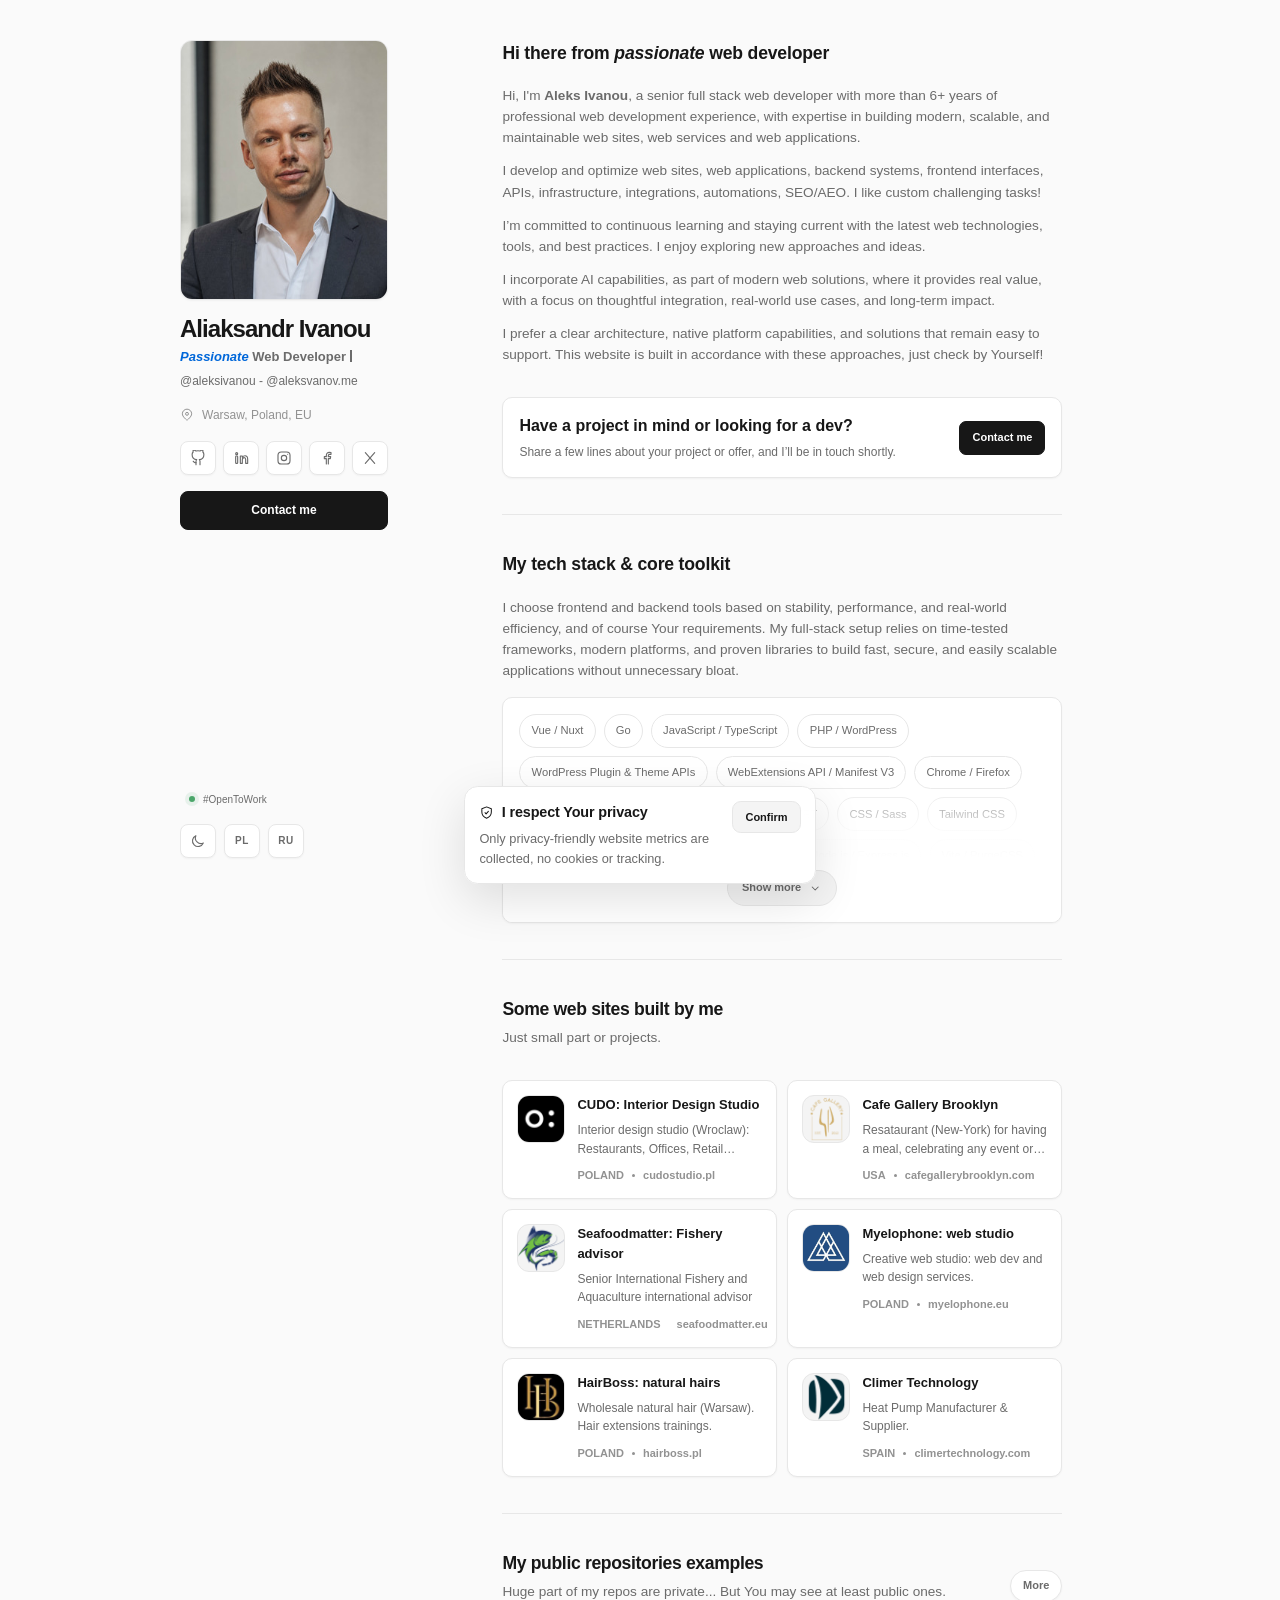
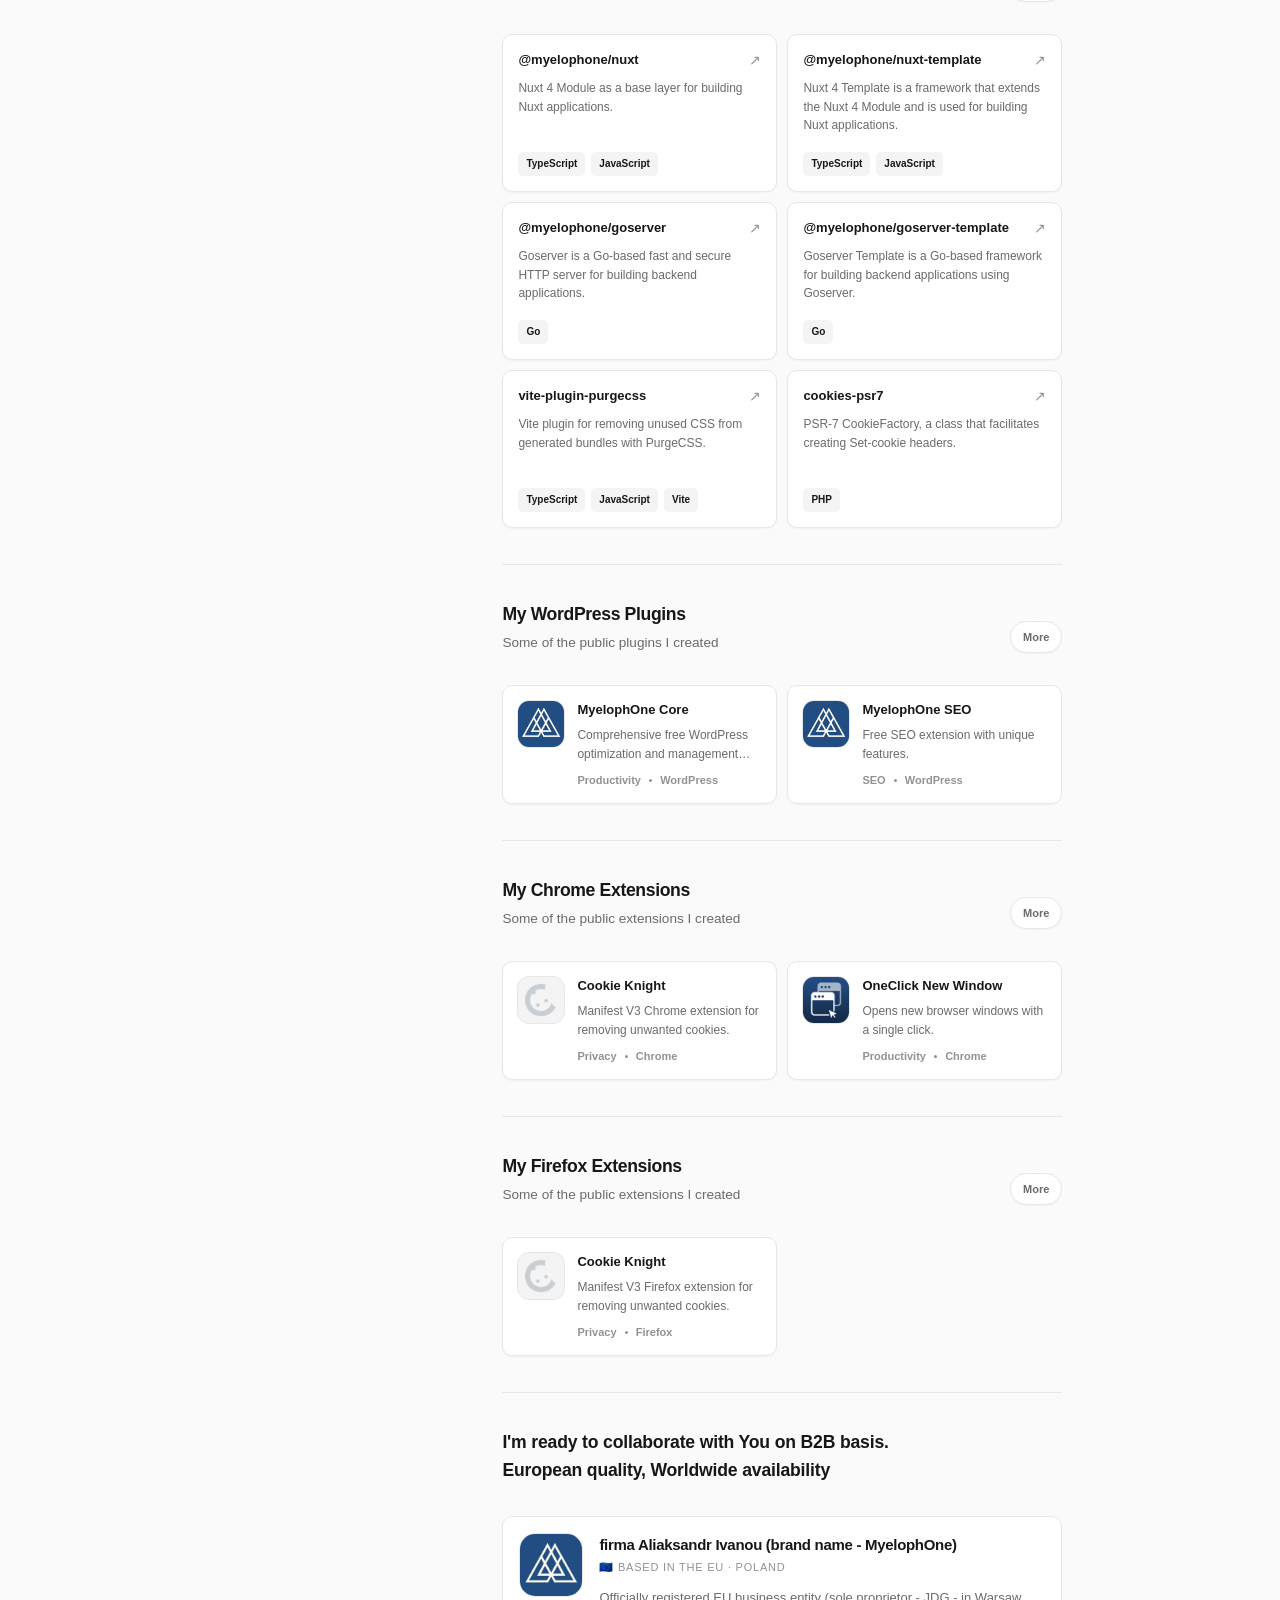
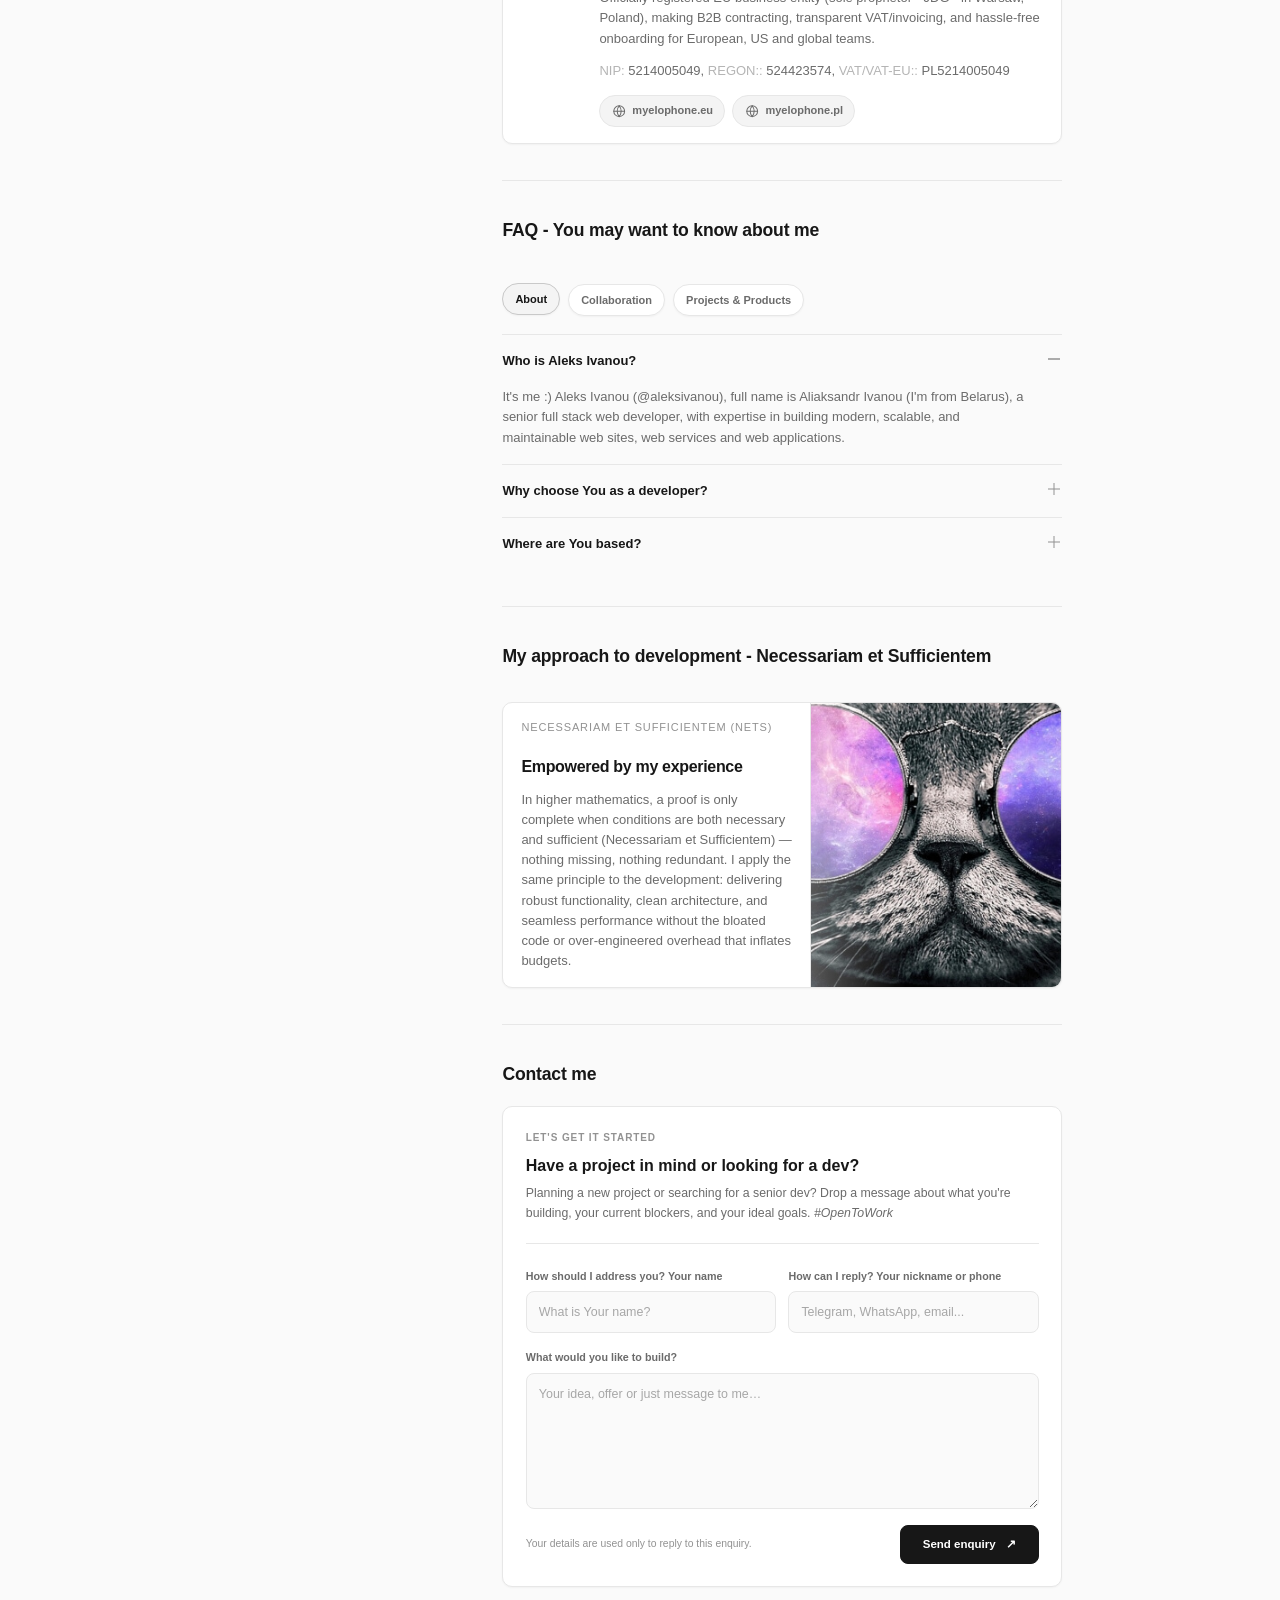
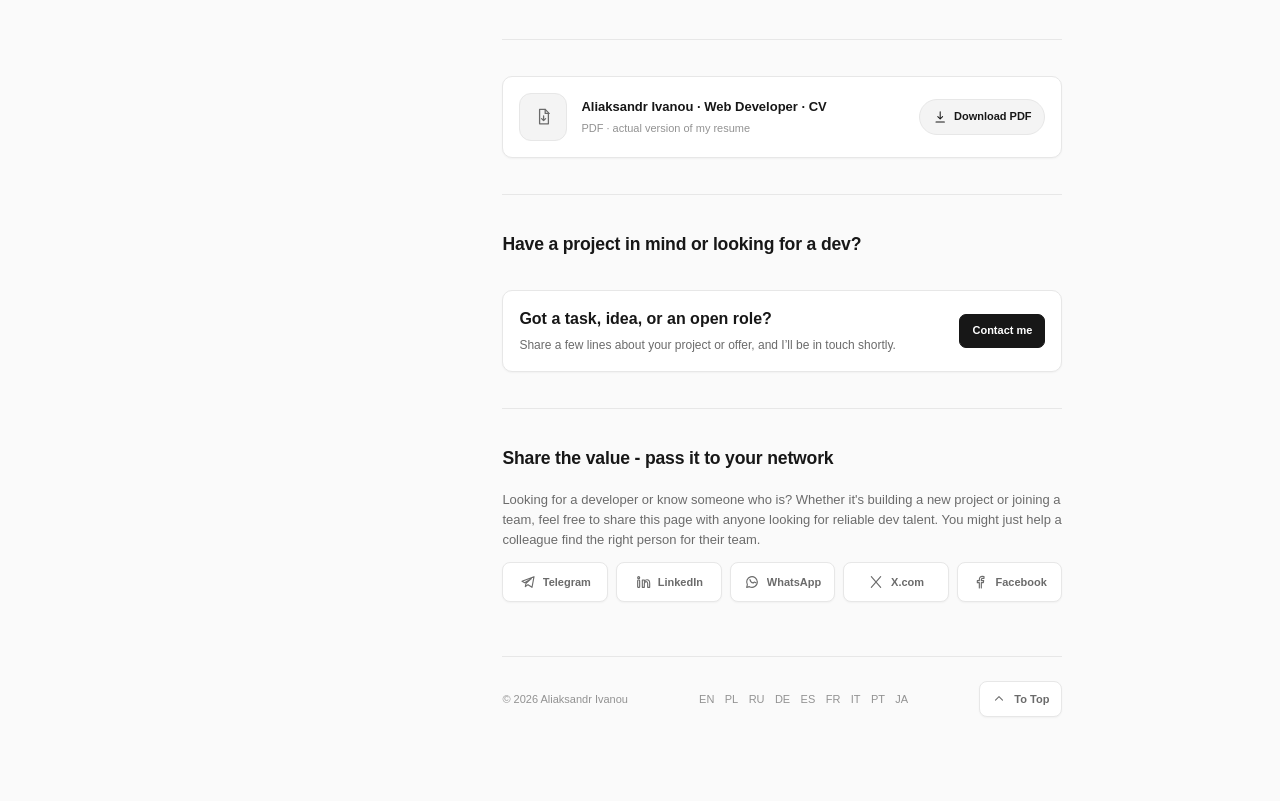
<file: index.html>
<!doctype html><html lang="en" class="nojs"><head><meta charset="utf-8"><meta http-equiv="X-UA-Compatible" content="IE=edge,chrome=1"><meta name="viewport" content="width=device-width,initial-scale=1,viewport-fit=cover"><title>Aliaksandr Ivanou ⚡ full-stack developer</title><meta name="description" content="Personal site of full-stack developer Aleks Ivanou (@aleksivanou). End-to-end web development for business needs of any complexity: from architecture to deployment. Founder of MyelophOne. Let’s discuss Your project! #OpenToWork #MyelophOne #aleksivanou"><meta name="google-site-verification" content="4RHevsE_GWM59_ypshYfag6ITdRsAg734olgPGdm8Js"><meta name="yandex-verification" content="d016d982a6024deb"><style>.nojs svg{max-width:1rem}.nojs #principleFlip,.nojs .mobile-topbar{display:none}:root{--layout-width:57.5rem;--sidebar-width:13.75rem;--content-width:35rem;--layout-gap:clamp(4.25rem, 8vw, 7rem);--desktop-top:2.5rem;--border:#e7e7e7}:root[data-theme=dark]{--border:#292929}.profile{position:fixed;top:var(--desktop-top);bottom:var(--desktop-top);left:max(1.5rem,calc((100vw - var(--layout-width))/ 2));z-index:2;display:flex;width:var(--sidebar-width);min-height:0;overflow-x:hidden;overflow-y:auto;overscroll-behavior-y:contain;scrollbar-width:thin;flex-direction:column;padding-right:.25rem}.content{width:min(var(--content-width),calc(100% - 3rem));margin-left:max(calc(1.5rem + var(--sidebar-width) + var(--layout-gap)),calc((100vw - var(--layout-width))/ 2 + var(--sidebar-width) + var(--layout-gap)));padding-top:var(--desktop-top);padding-bottom:5rem}@media (max-width:51.25rem){.profile{position:relative;top:auto;bottom:auto;left:auto;width:min(calc(100% - 2rem),38.75rem);min-height:100dvh;max-height:none;margin:0 auto;overflow:visible;padding:1.5rem 0 calc(1.125rem + env(safe-area-inset-bottom));align-items:center}.content{width:min(calc(100% - 2rem),38.75rem);margin:0 auto;padding:3.5rem 0 0;border-top:.0625rem solid var(--border)}}@media (max-width:32.5rem){.content,.profile{width:min(calc(100% - 1.75rem),38.75rem)}.content{padding-top:2.75rem}}@media (max-height:43.75rem) and (min-width:51.3125rem){.profile{top:1.25rem;bottom:1.25rem}.content{padding-top:1.25rem}}@media print{.profile{position:static;float:left;width:11.25rem;height:auto;overflow:visible;margin-right:1.75rem;padding:0}.content{width:auto;margin:0;padding:0}}body,html{max-width:100%!important;margin:0}body{font-family:-apple-system,system-ui,BlinkMacSystemFont,"Segoe UI",Roboto,Oxygen,Ubuntu,sans-serif,color-emoji;background-color:#fff;color:#555;font-weight:400;overflow-x:hidden!important}img{max-width:100%!important;height:auto;display:block}html{height:auto;font-size:15px;-webkit-text-size-adjust:100%;text-size-adjust:100%}body{min-height:100dvh;font-size:1rem;position:relative}@media screen and (min-width:768px){html{font-size:16px}}@media screen and (min-width:1500px){html{font-size:17px}}@media screen and (min-width:1920px){html{font-size:18px}}@media screen and (min-width:2560px){html{font-size:20px}}@media screen and (max-height:650px){html{font-size:15px}}@media screen and (max-height:480px){html{font-size:14px}}</style><meta name="keywords" content="Aliaksandr Ivanou, Aleks Ivanou, aleksivanou, frontend developer, web developer, MyelophOne owner"><meta name="author" content="Aliaksandr Ivanou"><meta name="robots" content="index, follow"><meta name="color-scheme" content="light dark"><meta name="theme-color" content="#fafafa" id="themeColor"><meta name="referrer" content="strict-origin-when-cross-origin"><meta name="format-detection" content="telephone=no, address=no, email=no"><meta http-equiv="x-dns-prefetch-control" content="on"><link rel="canonical" href="https://aleksivanov.me/"><link rel="alternate" hreflang="ru" href="https://aleksivanov.me/ru/"><link rel="alternate" hreflang="pl" href="https://aleksivanov.me/pl/"><link rel="alternate" hreflang="de" href="https://aleksivanov.me/de/"><link rel="alternate" hreflang="it" href="https://aleksivanov.me/it/"><link rel="alternate" hreflang="fr" href="https://aleksivanov.me/fr/"><link rel="alternate" hreflang="es" href="https://aleksivanov.me/es/"><link rel="alternate" hreflang="pt" href="https://aleksivanov.me/pt/"><link rel="alternate" hreflang="ja" href="https://aleksivanov.me/ja/"><link rel="alternate" hreflang="en" href="https://aleksivanov.me/"><link rel="alternate" hreflang="x-default" href="https://aleksivanov.me/"><link rel="preload" as="image" href="/assets/img/portrait-bashful-right-up.jpg" fetchpriority="low"><meta property="og:type" content="profile"><meta property="og:locale" content="en_US"><meta property="og:site_name" content="Aliaksandr Ivanou ⚡ full-stack developer"><meta property="og:title" content="Aliaksandr Ivanou ⚡ full-stack developer"><meta property="og:description" content="Personal site of full-stack developer Aleks Ivanou (@aleksivanou). End-to-end web development for business needs of any complexity: from architecture to deployment. Founder of MyelophOne. Let’s discuss Your project! #OpenToWork #MyelophOne #aleksivanou"><meta property="og:url" content="https://aleksivanov.me/"><meta property="og:image" content="https://aleksivanov.me/assets/img/social-cover.png"><meta property="og:image:alt" content="Aliaksandr Ivanou ⚡ full-stack developer"><meta property="profile:first_name" content="Aleks"><meta property="profile:last_name" content="Ivanou"><meta property="profile:username" content="aleksivanou"><meta name="twitter:card" content="summary_large_image"><meta name="twitter:title" content="Aliaksandr Ivanou ⚡ full-stack developer"><meta name="twitter:description" content="Personal site of full-stack developer Aleks Ivanou (@aleksivanou). End-to-end web development for business needs of any complexity: from architecture to deployment. Founder of MyelophOne. Let’s discuss Your project! #OpenToWork #MyelophOne #aleksivanou"><meta name="twitter:image" content="https://aleksivanov.me/assets/img/social-cover.png"><link rel="schema.DC" href="http://purl.org/DC/elements/1.1/"><meta name="DC.Title" content="Aliaksandr Ivanou ⚡ full-stack developer"><meta name="DC.Subject" content="Aliaksandr Ivanou ⚡ full-stack developer"><meta name="DC.Description" content="Personal site of full-stack developer Aleks Ivanou (@aleksivanou). End-to-end web development for business needs of any complexity: from architecture to deployment. Founder of MyelophOne. Let’s discuss Your project! #OpenToWork #MyelophOne #aleksivanou"><meta name="DC.Contributor" content="https://aleksivanov.me"><meta name="DC.Date" content="2026-08-12"><meta name="DC.Identifier" content="https://aleksivanov.me"><meta name="DC.Publisher.url" content="https://aleksivanov.me"><meta name="DC.Type" content="Text"><meta name="DC.Format" content="text/html"><meta name="DC.Language" content="en_US"><meta name="DC.coverage" content="World"><link rel="apple-touch-icon" sizes="57x57" href="/assets/favicon/apple-icon-57x57.png"><link rel="apple-touch-icon" sizes="60x60" href="/assets/favicon/apple-icon-60x60.png"><link rel="apple-touch-icon" sizes="72x72" href="/assets/favicon/apple-icon-72x72.png"><link rel="apple-touch-icon" sizes="76x76" href="/assets/favicon/apple-icon-76x76.png"><link rel="apple-touch-icon" sizes="114x114" href="/assets/favicon/apple-icon-114x114.png"><link rel="apple-touch-icon" sizes="120x120" href="/assets/favicon/apple-icon-120x120.png"><link rel="apple-touch-icon" sizes="144x144" href="/assets/favicon/apple-icon-144x144.png"><link rel="apple-touch-icon" sizes="152x152" href="/assets/favicon/apple-icon-152x152.png"><link rel="apple-touch-icon" sizes="180x180" href="/assets/favicon/apple-icon-180x180.png"><link rel="icon" type="image/png" sizes="192x192" href="/assets/favicon/android-icon-192x192.png"><link rel="icon" type="image/png" sizes="32x32" href="/assets/favicon/favicon-32x32.png"><link rel="icon" type="image/png" sizes="96x96" href="/assets/favicon/favicon-96x96.png"><link rel="icon" type="image/png" sizes="16x16" href="/assets/favicon/favicon-16x16.png"><link rel="manifest" href="/manifest.json"><meta name="msapplication-TileColor" content="#ffffff"><meta name="msapplication-TileImage" content="/assets/favicon/ms-icon-144x144.png"><meta name="theme-color" content="#ffffff"><script type="application/ld+json">{"@context":"https://schema.org","@graph":[{"@context":"https://schema.org","@type":"Person","@id":"https://aleksivanov.me/#person","name":"Aliaksandr Ivanou","url":"https://aleksivanov.me/","image":"https://aleksivanov.me/assets/img/portrait-positive-calm.jpg","jobTitle":"fullstack developer","description":"Personal site of full-stack developer Aleks Ivanou (@aleksivanou). End-to-end web development for business needs of any complexity: from architecture to deployment. Founder of MyelophOne. Let’s discuss Your project! #OpenToWork #MyelophOne #aleksivanou","email":"mailto:aleks@meph.one","sameAs":["https://github.com/aleksivanou","https://www.facebook.com/aleksivanov.me","https://www.instagram.com/aleksivanov.me/","https://www.youtube.com/@aleksivanou","https://x.com/aleksivanou","https://www.tiktok.com/@aleksivanov.me","https://www.linkedin.com/in/aleksivanou/","https://www.pinterest.com/aleksivanou/","https://www.reddit.com/user/aleksivanou","https://dribbble.com/aleksivanou","https://teletype.in/@aleksivanov.me","https://tenchat.ru/aleksivanou","https://vk.com/aleksivanou"],"owns":{"@id":"https://myeloph.one/#organization"},"worksFor":{"@id":"https://myeloph.one/#organization"},"hasOccupation":{"@type":"Occupation","name":"CEO, MyelophOne"},"knowsLanguage":["ru","en","be","pl","de"],"homeLocation":{"@type":"City","name":"Warsaw","containedInPlace":{"@type":"Country","name":"Poland"}},"knowsAbout":["Nuxt.js","React","Vue.js","CSS","SCSS","JavaScript","TypeScript","Node.js","Go","PostgreSQL","Frontend Development","Backend Development","Web Performance","Web Accessibility","Microservices Architecture","Responsive Web Design","Vue / Nuxt","JavaScript / TypeScript","PHP / WordPress","WordPress Plugin & Theme APIs","WebExtensions API / Manifest V3","Chrome / Firefox","PostgreSQL / Redis","NATS","Docker",".NET","CSS / Sass","Tailwind CSS","Preact","React Native","Java","Node.js / Express.js","Vite / PurgeCSS","Composer / PSR-7","Python","Git / GitHub Actions","MySQL / MongoDB","Azure","Jest / Vitest / Playwright","Sentry","Zustand","HTML5 / CSS3"],"alternateName":["@aleksivanou","Aleks Ivanou","Alex Ivanou","Aliaksandr Ivanou","Alexander Ivanou","Aleks Ivanov","Alex Ivanov","Aliaksandr Ivanov","Alexander Ivanov","Алекс Иванов","Алекс Иванов Миелофон","Александр Иванов","Александр Иванов Миелофон","Аляксандр Іваноў","Алекс Іваноў","IVANOU ALIAKSANDR","IVANOV ALEKS","IVANOU ALEKS","IVANOV ALEX","IVANOU ALEX","IVANOV ALEXANDER","IVANOU ALEXANDER","Aliaksandr Ivanov - fullstack developer","Aliaksandr Ivanou - fullstack developer","Aleks Ivanou - fullstack developer","Aleks Ivanov - fullstack developer","Aliaksandr Ivanou MyelophOne","Aleks Ivanou MyelophOne","Aleks Ivanov MyelophOne","aleksivanou","aleksivanov.me"]},{"@type":"Organization","@id":"https://myeloph.one/#organization","name":"MyelophOne","url":"https://myeloph.one","legalName":"Aliaksandr Ivanou","description":"Creative web studio","logo":"https://aleksivanov.me/assets/img/myelophone.jpg","email":"mailto:studio@myeloph.one","foundingDate":"2020-05-26","sameAs":["https://github.com/MyelophOne","https://myelophone.eu/","https://myelophone.pl/"],"taxID":"5214005049","vatID":"PL5214005049","identifier":{"@type":"PropertyValue","propertyID":"REGON","value":"524423574"},"founder":{"@id":"https://aleksivanov.me/#person"},"brand":{"@type":"Brand","name":"MyelophOne"},"alternateName":["MyelophOne","@MyelophOne","Myeloph.One","@Myeloph.One","MelophOne","Meloph.One","MephOne","Meph.One","Миелофон","МиелофонЪ","Aliaksandr Ivanou JDG"]},{"@context":"https://schema.org","@type":"WebSite","@id":"https://aleksivanov.me/#website","name":"Aleks Ivanou","alternateName":["aleksivanov.me","@aleksivanou"],"inLanguage":["en","pl","ru","de","es","fr","it","pt","ja"],"url":"https://aleksivanov.me/","publisher":{"@id":"https://aleksivanov.me/#person"}},{"@type":"ProfilePage","@id":"https://aleksivanov.me/#profile","url":"https://aleksivanov.me/","inLanguage":"en","mainEntity":{"@id":"https://aleksivanov.me/#person"},"isPartOf":{"@id":"https://aleksivanov.me/#website"}},{"@type":"ItemList","@id":"https://aleksivanov.me/#software-projects","name":"MyelophOne open-source projects","itemListElement":[{"@type":"ListItem","position":1,"item":{"@type":"SoftwareSourceCode","@id":"https://github.com/MyelophOne/nuxt#software","name":"@myelophone/nuxt","codeRepository":"https://github.com/MyelophOne/nuxt","programmingLanguage":["TypeScript","JavaScript"],"author":{"@id":"https://aleksivanov.me/#person"},"sourceOrganization":{"@id":"https://myeloph.one/#organization"}}},{"@type":"ListItem","position":2,"item":{"@type":"SoftwareSourceCode","@id":"https://github.com/MyelophOne/nuxt-template#software","name":"@myelophone/nuxt-template","codeRepository":"https://github.com/MyelophOne/nuxt-template","programmingLanguage":["TypeScript","JavaScript"],"author":{"@id":"https://aleksivanov.me/#person"},"sourceOrganization":{"@id":"https://myeloph.one/#organization"}}},{"@type":"ListItem","position":3,"item":{"@type":"SoftwareSourceCode","@id":"https://github.com/MyelophOne/goserver#software","name":"@myelophone/goserver","codeRepository":"https://github.com/MyelophOne/goserver","programmingLanguage":"Go","author":{"@id":"https://aleksivanov.me/#person"},"sourceOrganization":{"@id":"https://myeloph.one/#organization"}}},{"@type":"ListItem","position":4,"item":{"@type":"SoftwareSourceCode","@id":"https://github.com/MyelophOne/goserver-template#software","name":"@myelophone/goserver-template","codeRepository":"https://github.com/MyelophOne/goserver-template","programmingLanguage":"Go","author":{"@id":"https://aleksivanov.me/#person"},"sourceOrganization":{"@id":"https://myeloph.one/#organization"}}},{"@type":"ListItem","position":5,"item":{"@type":"SoftwareSourceCode","@id":"https://github.com/MyelophOne/vite-plugin-purgecss#software","name":"vite-plugin-purgecss","codeRepository":"https://github.com/MyelophOne/vite-plugin-purgecss","programmingLanguage":["TypeScript","JavaScript"],"author":{"@id":"https://aleksivanov.me/#person"},"sourceOrganization":{"@id":"https://myeloph.one/#organization"}}},{"@type":"ListItem","position":6,"item":{"@type":"SoftwareSourceCode","@id":"https://github.com/MyelophOne/cookies-psr7#software","name":"cookies-psr7","codeRepository":"https://github.com/MyelophOne/cookies-psr7","programmingLanguage":"PHP","author":{"@id":"https://aleksivanov.me/#person"},"sourceOrganization":{"@id":"https://myeloph.one/#organization"}}}]},{"@type":"FAQPage","@id":"https://aleksivanov.me/#faq","mainEntity":[{"@type":"Question","name":"Who is Aleks Ivanou?","acceptedAnswer":{"@type":"Answer","text":"It's me :) Aleks Ivanou (@aleksivanou), full name is Aliaksandr Ivanou (I'm from Belarus), a senior full stack web developer, with expertise in building modern, scalable, and maintainable web sites, web services and web applications."}},{"@type":"Question","name":"Why choose You as a developer?","acceptedAnswer":{"@type":"Answer","text":"I bring together experience, creativity, and strong technical problem-solving. I build complex, scalable solutions with a focus on performance, optimization, clean architecture, and great user experience."}},{"@type":"Question","name":"Where are You based?","acceptedAnswer":{"@type":"Answer","text":"I’m based in Warsaw, Poland, and work with clients worldwide. I also collaborate remotely with companies, startups, B2B projects, and teams across different countries and time zones."}},{"@type":"Question","name":"How can I contact You?","acceptedAnswer":{"@type":"Answer","text":"You can contact me directly through the contact form on this website or by email. Send a short description of your project, goals, and preferred type of collaboration, and I’ll get back to You with the next steps."}},{"@type":"Question","name":"Are You available for hire?","acceptedAnswer":{"@type":"Answer","text":"Yes. I’m open to interesting projects and long-term opportunities, subject to my current commitments and any required transition period."}},{"@type":"Question","name":"Are you available for part-time engagements?","acceptedAnswer":{"@type":"Answer","text":"Yes. I’m open to part-time engagements, ongoing projects, and flexible collaborations, depending on my current commitments."}},{"@type":"Question","name":"Do you work B2B?","acceptedAnswer":{"@type":"Answer","text":"Yes. I work (as Polish JDG) with companies and clients on a B2B basis, including project-based work, ongoing development, and long-term collaborations."}},{"@type":"Question","name":"How can we work together?","acceptedAnswer":{"@type":"Answer","text":"We can work together on a fixed project, a development package, an ongoing part-time engagement, or a longer-term B2B collaboration, depending on your needs."}},{"@type":"Question","name":"Aleks Ivanou - full stack web developer","acceptedAnswer":{"@type":"Answer","text":"I’m a senior full-stack developer who thrives on solving complex technical challenges, untangling messy architectures, and bringing ambitious ideas to life."}},{"@type":"Question","name":"Aleks Ivanou - brand MyelophOne Founder and Owner","acceptedAnswer":{"@type":"Answer","text":"Founder and Owner of MyelophOne (@myeloph.one) - creative web development focused on modern websites, digital products, and custom web development."}},{"@type":"Question","name":"Aleks Ivanou - Chrome extensions developer","acceptedAnswer":{"@type":"Answer","text":"I create and develop Chrome extensions and browser tools, from lightweight productivity utilities to more advanced custom solutions (such as OneClick New Window and Cookie Knight), available in the Chrome Web Store."}},{"@type":"Question","name":"Aleks Ivanou - Firefox extensions developer","acceptedAnswer":{"@type":"Answer","text":"I create and develop custom Firefox extensions and cross-browser tools, including productivity, automation, and utility solutions (such as Cookie Knight), available in the Mozilla Add-ons Store."}},{"@type":"Question","name":"Aleks Ivanou - WordPress plugins developer","acceptedAnswer":{"@type":"Answer","text":"I create and develop custom WordPress plugins focused on performance, SEO, automation, and practical website functionality (such as MyelophOne Core and MyelophOne SEO), available on WordPress.org."}},{"@type":"Question","name":"Aleks Ivanou - @myelophone/nuxt developer","acceptedAnswer":{"@type":"Answer","text":"I create and develop front-end components and custom solution using Nuxt.js, focusing on performance, SEO, and user experience."}},{"@type":"Question","name":"Aleks Ivanou - @myelophone/goserver developer","acceptedAnswer":{"@type":"Answer","text":"I create and develop back-end service and custom solution using Go, focusing on performance, scalability, and security."}}]}]}</script><script>(()=>{const e=localStorage.getItem("theme"),t=window.matchMedia("(prefers-color-scheme: dark)").matches?"dark":"light";document.documentElement.dataset.theme=e||t})()</script><link rel="stylesheet" href="/assets/css/styles.css"></head><body id="page-top"><header class="mobile-topbar" id="mobileTopbar"><div class="mobile-topbar-copy"><p class="mobile-topbar-name">Aliaksandr Ivanou</p><p class="mobile-topbar-principle">Necessariam et Sufficientem</p></div><div><a class="mobile-topbar-link" href="https://linkedin.com/in/aleksivanou" target="_blank" rel="me noopener noreferrer" aria-label="LinkedIn"><svg viewBox="0 0 24 24" aria-hidden="true"><rect x="4" y="9" width="3" height="11" rx="1"/><circle cx="5.5" cy="5.5" r="1.5"/><path d="M11 20V9h3v1.8c1-1.5 2.3-2.2 4-2.2 2.7 0 4 1.8 4 5.1V20h-3v-5.7c0-1.9-.7-2.9-2.2-2.9-1.7 0-2.8 1.2-2.8 3.4V20h-3Z"/></svg> </a><a class="mobile-topbar-link" href="https://github.com/aleksivanou" target="_blank" rel="me noopener noreferrer" aria-label="GitHub"><svg viewBox="0 0 24 24" aria-hidden="true"><path d="M15 22v-4a4.8 4.8 0 0 0-1-3.5c3.3-.4 6.8-1.6 6.8-7.4A5.8 5.8 0 0 0 19.3 3 5.4 5.4 0 0 0 19.1 0S17.9-.4 15 1.5a13.4 13.4 0 0 0-6 0C6.1-.4 4.9 0 4.9 0a5.4 5.4 0 0 0-.2 3A5.8 5.8 0 0 0 3.2 7.1c0 5.8 3.5 7 6.8 7.4A4.8 4.8 0 0 0 9 18v4"/><path d="M9 19c-3 .9-3-1.5-4.2-2"/></svg></a></div></header><a class="skip-link" href="#content">Go to content</a><aside class="profile" aria-label="Main Info"><div class="profile-main"><div class="portrait-shake" id="portraitShake"><div class="portrait"><span class="portrait-hit-flash" aria-hidden="true"></span> <span class="portrait-fallback" aria-hidden="true">AI</span> <img id="mainPortrait" src="/assets/img/portrait-positive-calm.jpg" data-default-src="/assets/img/portrait-positive-calm.jpg" data-complete-src="/assets/img/portrait-bashful-right-up.jpg" data-fight-images="/assets/img/portrait-bashful.jpg,/assets/img/portrait-curious.jpg,/assets/img/portrait-playful-skepticism.jpg,/assets/img/portrait-pleasant-surprise.jpg,/assets/img/portrait-bashful-right-up.jpg" width="440" height="550" alt="Aliaksandr Ivanou (@aleksivanou) ⚡ MyelophOne Founder and Owner" loading="lazy" decoding="async" fetchpriority="low" onerror="this.hidden=!0"></div></div><div><h1 class="name">Aliaksandr Ivanou</h1><p class="role"><b><i>Passionate</i> Web Developer</b><span class="typing-caret" aria-hidden="true"></span></p><p class="contact-description">@aleksivanou - @aleksvanov.me</p></div><p class="location"><svg viewBox="0 0 24 24" fill="none" aria-hidden="true"><path d="M20 10c0 5-8 11-8 11S4 15 4 10a8 8 0 1 1 16 0Z" stroke="currentColor" stroke-width="1.7"/><circle cx="12" cy="10" r="2.5" stroke="currentColor" stroke-width="1.7"/></svg> Warsaw, Poland, EU</p><nav class="social-links" aria-label="Social links"><a class="social-link" href="https://github.com/aleksivanou" target="_blank" rel="me noopener noreferrer" aria-label="GitHub"><svg viewBox="0 0 24 24" aria-hidden="true"><path d="M15 22v-4a4.8 4.8 0 0 0-1-3.5c3.3-.4 6.8-1.6 6.8-7.4A5.8 5.8 0 0 0 19.3 3 5.4 5.4 0 0 0 19.1 0S17.9-.4 15 1.5a13.4 13.4 0 0 0-6 0C6.1-.4 4.9 0 4.9 0a5.4 5.4 0 0 0-.2 3A5.8 5.8 0 0 0 3.2 7.1c0 5.8 3.5 7 6.8 7.4A4.8 4.8 0 0 0 9 18v4"/><path d="M9 19c-3 .9-3-1.5-4.2-2"/></svg> </a><a class="social-link" href="https://linkedin.com/in/aleksivanou" target="_blank" rel="me noopener noreferrer" aria-label="LinkedIn"><svg viewBox="0 0 24 24" aria-hidden="true"><rect x="4" y="9" width="3" height="11" rx="1"/><circle cx="5.5" cy="5.5" r="1.5"/><path d="M11 20V9h3v1.8c1-1.5 2.3-2.2 4-2.2 2.7 0 4 1.8 4 5.1V20h-3v-5.7c0-1.9-.7-2.9-2.2-2.9-1.7 0-2.8 1.2-2.8 3.4V20h-3Z"/></svg> </a><a class="social-link" href="https://www.instagram.com/aleksivanov.me/" target="_blank" rel="me noopener noreferrer" aria-label="Instagram"><svg viewBox="0 0 24 24" aria-hidden="true"><rect x="3" y="3" width="18" height="18" rx="5"/><circle cx="12" cy="12" r="4"/><circle cx="17.5" cy="6.5" r=".8" fill="currentColor" stroke="none"/></svg> </a><a class="social-link" href="https://www.facebook.com/aleksivanov.me" target="_blank" rel="me noopener noreferrer" aria-label="Facebook"><svg viewBox="0 0 24 24" aria-hidden="true"><path d="M14 21v-8h3l.5-3H14V8.2c0-1 .4-1.7 1.8-1.7H18V3.8c-.7-.1-1.5-.2-2.4-.2-2.8 0-4.6 1.7-4.6 4.8V10H8v3h3v8"/></svg> </a><a class="social-link" href="https://x.com/aleksivanou" target="_blank" rel="me noopener noreferrer" aria-label="X.com"><svg viewBox="0 0 24 24" aria-hidden="true"><path d="M5 4l14 16M19 4 5 20"/></svg></a></nav><a class="contact-link" href="#contact-form-root">Contact me</a></div><div class="profile-footer"><span class="availability">#OpenToWork</span><div class="profile-controls" aria-label="Page settings"><button class="theme-toggle" id="themeToggle" type="button" aria-label="Toggle theme"><svg class="moon-icon" viewBox="0 0 24 24" fill="none" aria-hidden="true"><path d="M20 15.2A8.5 8.5 0 0 1 8.8 4 8.5 8.5 0 1 0 20 15.2Z" stroke="currentColor" stroke-width="1.7" stroke-linecap="round" stroke-linejoin="round"/></svg> <svg class="sun-icon" viewBox="0 0 24 24" fill="none" aria-hidden="true"><circle cx="12" cy="12" r="3.5" stroke="currentColor" stroke-width="1.7"/><path d="M12 2v2m0 16v2M4.93 4.93l1.42 1.42m11.3 11.3 1.42 1.42M2 12h2m16 0h2M4.93 19.07l1.42-1.42m11.3-11.3 1.42-1.42" stroke="currentColor" stroke-width="1.7" stroke-linecap="round"/></svg></button> <a class="language-link" href="/pl/" hreflang="pl" lang="pl" aria-label="Wersja polska">PL </a><a class="language-link" href="/ru/" hreflang="ru" lang="ru" aria-label="Русская версия">RU</a></div></div></aside><button class="principle" id="principleFlip" type="button" aria-label="Easter egg">Necessariam et Sufficientem</button><main class="content" id="content"><section class="section" aria-labelledby="about-title"><div class="language-notice" id="languageNotice" data-nosnippet aria-live="polite"><span id="languageNoticeText"></span> <a class="language-notice-link" id="languageNoticeLink" href="/" hreflang="en" lang="en">Open English version</a></div><h2 class="section-title" id="about-title">Hi there from <i>passionate</i> web developer</h2><p class="prose">Hi, I'm <b>Aleks Ivanou</b>, a senior full stack web developer with more than <span class="expyears">6</span>+ years of professional web development experience, with expertise in building modern, scalable, and maintainable web sites, web services and web applications.</p><p class="prose">I develop and optimize web sites, web applications, backend systems, frontend interfaces, APIs, infrastructure, integrations, automations, SEO/AEO. I like custom challenging tasks!</p><p class="prose">I’m committed to continuous learning and staying current with the latest web technologies, tools, and best practices. I enjoy exploring new approaches and ideas.</p><p class="prose">I incorporate AI capabilities, as part of modern web solutions, where it provides real value, with a focus on thoughtful integration, real-world use cases, and long-term impact.</p><p class="prose">I prefer a clear architecture, native platform capabilities, and solutions that remain easy to support. This website is built in accordance with these approaches, just check by Yourself!</p><div class="contact-card" style="margin-top:2rem"><div><h5 class="contact-title">Have a project in mind or looking for a dev?</h5><p class="contact-description">Share a few lines about your project or offer, and I’ll be in touch shortly.</p></div><a class="contact-button" href="#contact-form-root">Contact me</a></div></section><section class="section" aria-labelledby="logos-title"><h4 class="section-title" id="logos-title">My tech stack & core toolkit</h4><div class="desc-card"><p class="contact-description">I choose frontend and backend tools based on stability, performance, and real-world efficiency, and of course Your requirements. My full-stack setup relies on time-tested frameworks, modern platforms, and proven libraries to build fast, secure, and easily scalable applications without unnecessary bloat.</p></div><div class="story-card" id="storyCard"><div class="story-content" id="storyContent"><ul class="tag-list" aria-label="Technologies"><li>Vue / Nuxt</li><li>Go</li><li>JavaScript / TypeScript</li><li>PHP / WordPress</li><li>WordPress Plugin &amp; Theme APIs</li><li>WebExtensions API / Manifest V3</li><li>Chrome / Firefox</li><li>PostgreSQL / Redis</li><li>NATS</li><li>Docker</li><li>.NET</li><li>CSS / Sass</li><li>Tailwind CSS</li><li>React</li><li>Preact</li><li>React Native</li><li>Java</li><li>Node.js / Express.js</li><li>Vite / PurgeCSS</li><li>Composer / PSR-7</li><li>Python</li><li>Git / GitHub Actions</li><li>MySQL / MongoDB</li><li>Azure</li><li>Jest / Vitest / Playwright</li><li>Sentry</li><li>Zustand</li><li>HTML5 / CSS3</li></ul></div><div class="story-footer"><button class="story-toggle" id="storyToggle" type="button" aria-expanded="false" aria-controls="storyContent"><span>Show more</span> <svg viewBox="0 0 24 24" aria-hidden="true"><path d="m7 10 5 5 5-5"/></svg></button></div></div></section><section class="section" aria-labelledby="websites-title"><div class="extensions-head"><div><h4 class="extensions-heading" id="websites-title">Some web sites built by me</h4><p class="extensions-subtitle">Just small part or projects.</p></div></div><div class="extensions-grid"><a class="extension-card" href="https://cudostudio.pl/" aria-label="Open cudostudio.pl website by @aleksivanou" target="_blank" rel="noopener noreferrer"><span class="extension-icon"><img src="/assets/img/cudo.png" width="96" height="96" alt="" loading="lazy" decoding="async" onerror="this.hidden=!0"> <span class="extension-icon-fallback" aria-hidden="true">CUDO</span> </span><span><h6 class="extension-title">CUDO: Interior Design Studio</h6><p class="extension-description">Interior design studio (Wroclaw): Restaurants, Offices, Retail spaces</p><span class="extension-meta">POLAND <span class="extension-meta-dot" aria-hidden="true"></span> cudostudio.pl </span></span></a><a class="extension-card" href="https://cafegallerybrooklyn.com/" aria-label="Open cafegallerybrooklyn.com website by @aleksivanou" target="_blank" rel="noopener noreferrer"><span class="extension-icon"><img src="/assets/img/cafegallery.png" width="96" height="96" alt="" loading="lazy" decoding="async" onerror="this.hidden=!0"> <span class="extension-icon-fallback" aria-hidden="true">CG</span> </span><span><h6 class="extension-title">Cafe Gallery Brooklyn</h6><p class="extension-description">Resataurant (New-York) for having a meal, celebrating any event or ordering delivery</p><span class="extension-meta">USA <span class="extension-meta-dot" aria-hidden="true"></span> cafegallerybrooklyn.com </span></span></a><a class="extension-card" href="https://seafoodmatter.eu/" aria-label="Open seafoodmatter.eu website by @aleksivanou" target="_blank" rel="noopener noreferrer"><span class="extension-icon"><img src="/assets/img/seafoodmatter.png" width="96" height="96" alt="" loading="lazy" decoding="async" onerror="this.hidden=!0"> <span class="extension-icon-fallback" aria-hidden="true">SM</span> </span><span><h6 class="extension-title">Seafoodmatter: Fishery advisor</h6><p class="extension-description">Senior International Fishery and Aquaculture international advisor</p><span class="extension-meta">NETHERLANDS <span class="extension-meta-dot" aria-hidden="true"></span> seafoodmatter.eu </span></span></a><a class="extension-card" href="https://myelophone.eu/" aria-label="Open myelophone.eu website by @aleksivanou" target="_blank" rel="noopener noreferrer"><span class="extension-icon"><img src="/assets/img/myelophone.jpg" width="96" height="96" alt="" loading="lazy" decoding="async" onerror="this.hidden=!0"> <span class="extension-icon-fallback" aria-hidden="true">MY</span> </span><span><h6 class="extension-title">Myelophone: web studio</h6><p class="extension-description">Creative web studio: web dev and web design services.</p><span class="extension-meta">POLAND <span class="extension-meta-dot" aria-hidden="true"></span> myelophone.eu </span></span></a><a class="extension-card" href="https://hairboss.pl/" aria-label="Open hairboss.pl website by @aleksivanou" target="_blank" rel="noopener noreferrer"><span class="extension-icon"><img src="/assets/img/hairboss.jpg" width="96" height="96" alt="" loading="lazy" decoding="async" onerror="this.hidden=!0"> <span class="extension-icon-fallback" aria-hidden="true">HB</span> </span><span><h6 class="extension-title">HairBoss: natural hairs</h6><p class="extension-description">Wholesale natural hair (Warsaw). Hair extensions trainings.</p><span class="extension-meta">POLAND <span class="extension-meta-dot" aria-hidden="true"></span> hairboss.pl </span></span></a><a class="extension-card" href="https://climertechnology.com/" aria-label="Open climertechnology.com website by @aleksivanou" target="_blank" rel="noopener noreferrer"><span class="extension-icon"><img src="/assets/img/climer.png" width="96" height="96" alt="" loading="lazy" decoding="async" onerror="this.hidden=!0"> <span class="extension-icon-fallback" aria-hidden="true">CT</span> </span><span><h6 class="extension-title">Climer Technology</h6><p class="extension-description">Heat Pump Manufacturer &amp; Supplier.</p><span class="extension-meta">SPAIN <span class="extension-meta-dot" aria-hidden="true"></span> climertechnology.com</span></span></a></div></section><section class="section" aria-labelledby="repos-title"><div class="extensions-head"><div><h3 class="extensions-heading" id="repos-title">My public repositories examples</h3><p class="extensions-subtitle">Huge part of my repos are private... But You may see at least public ones.</p></div><a class="extensions-more" href="https://github.com/orgs/MyelophOne/repositories" target="_blank">More</a></div><div class="projects"><a class="project" href="https://github.com/MyelophOne/nuxt" aria-label="Open Nuxt Project" target="_blank"><div class="project-header"><h6 class="project-title">@myelophone/nuxt</h6><span class="project-arrow" aria-hidden="true">↗</span></div><p class="project-description">Nuxt 4 Module as a base layer for building Nuxt applications.</p><div class="tags" aria-label="Project Stack"><span class="tag">TypeScript</span> <span class="tag">JavaScript</span></div></a><a class="project" href="https://github.com/MyelophOne/nuxt-template" aria-label="Open Nuxt Template Project" target="_blank"><div class="project-header"><h6 class="project-title">@myelophone/nuxt-template</h6><span class="project-arrow" aria-hidden="true">↗</span></div><p class="project-description">Nuxt 4 Template is a framework that extends the Nuxt 4 Module and is used for building Nuxt applications.</p><div class="tags" aria-label="Project Stack"><span class="tag">TypeScript</span> <span class="tag">JavaScript</span></div></a><a class="project" href="https://github.com/MyelophOne/goserver" aria-label="Open Goserver Project" target="_blank"><div class="project-header"><h6 class="project-title">@myelophone/goserver</h6><span class="project-arrow" aria-hidden="true">↗</span></div><p class="project-description">Goserver is a Go-based fast and secure HTTP server for building backend applications.</p><div class="tags" aria-label="Project Stack"><span class="tag">Go</span></div></a><a class="project" href="https://github.com/MyelophOne/goserver-template" aria-label="Open Goserver Template Project" target="_blank"><div class="project-header"><h6 class="project-title">@myelophone/goserver-template</h6><span class="project-arrow" aria-hidden="true">↗</span></div><p class="project-description">Goserver Template is a Go-based framework for building backend applications using Goserver.</p><div class="tags" aria-label="Project Stack"><span class="tag">Go</span></div></a><a class="project" href="https://github.com/MyelophOne/vite-plugin-purgecss" aria-label="Open vite-plugin-purgecss" target="_blank"><div class="project-header"><h6 class="project-title">vite-plugin-purgecss</h6><span class="project-arrow" aria-hidden="true">↗</span></div><p class="project-description">Vite plugin for removing unused CSS from generated bundles with PurgeCSS.</p><div class="tags" aria-label="Project Stack"><span class="tag">TypeScript</span> <span class="tag">JavaScript</span> <span class="tag">Vite</span></div></a><a class="project" href="https://github.com/MyelophOne/cookies-psr7" aria-label="Open cookies-psr7" target="_blank"><div class="project-header"><h6 class="project-title">cookies-psr7</h6><span class="project-arrow" aria-hidden="true">↗</span></div><p class="project-description">PSR-7 CookieFactory, a class that facilitates creating Set-cookie headers.</p><div class="tags" aria-label="Project technologies"><span class="tag">PHP</span></div></a></div></section><section class="section" aria-labelledby="wordpress-title"><div class="extensions-head"><div><h4 class="extensions-heading" id="wordpress-title">My WordPress Plugins</h4><p class="extensions-subtitle">Some of the public plugins I created</p></div><a class="extensions-more" href="https://profiles.wordpress.org/myelophone/" target="_blank">More</a></div><div class="extensions-grid"><a class="extension-card" href="https://wordpress.org/plugins/myelophone-core/" aria-label="Open Myelophone Core plugin" target="_blank"><span class="extension-icon"><img src="/assets/img/myelophone.jpg" width="96" height="96" alt="" loading="lazy" decoding="async" onerror="this.hidden=!0"> <span class="extension-icon-fallback" aria-hidden="true">MC</span> </span><span><h3 class="extension-title">MyelophOne Core</h3><p class="extension-description">Comprehensive free WordPress optimization and management plugin.</p><span class="extension-meta">Productivity <span class="extension-meta-dot" aria-hidden="true"></span> WordPress </span></span></a><a class="extension-card" href="https://wordpress.org/plugins/myelophone-seo/" aria-label="Open MyelophOne SEO plugin" target="_blank"><span class="extension-icon"><img src="/assets/img/myelophone.jpg" width="96" height="96" alt="" loading="lazy" decoding="async" onerror="this.hidden=!0"> <span class="extension-icon-fallback" aria-hidden="true">MS</span> </span><span><h6 class="extension-title">MyelophOne SEO</h6><p class="extension-description">Free SEO extension with unique features.</p><span class="extension-meta">SEO <span class="extension-meta-dot" aria-hidden="true"></span> WordPress</span></span></a></div></section><section class="section" aria-labelledby="chrome-title"><div class="extensions-head"><div><h4 class="extensions-heading" id="chrome-title">My Chrome Extensions</h4><p class="extensions-subtitle">Some of the public extensions I created</p></div><a class="extensions-more" href="https://chromewebstore.google.com/search/myelophone" target="_blank">More</a></div><div class="extensions-grid"><a class="extension-card" href="https://chromewebstore.google.com/detail/cookie-knight/fkmebhjegpjgnjkakomeaakfokmjoglp" aria-label="Open Cookie Knight Extension" target="_blank"><span class="extension-icon"><img src="/assets/img/cookie-knight.png" width="96" height="96" alt="" loading="lazy" decoding="async" onerror="this.hidden=!0"> <span class="extension-icon-fallback" aria-hidden="true">CK</span> </span><span><h3 class="extension-title">Cookie Knight</h3><p class="extension-description">Manifest V3 Chrome extension for removing unwanted cookies.</p><span class="extension-meta">Privacy <span class="extension-meta-dot" aria-hidden="true"></span> Chrome </span></span></a><a class="extension-card" href="https://chromewebstore.google.com/detail/oneclick-new-window/mbffihfapnjjoffpdpidblbchdkhkgjm" aria-label="Open Oneclick New Window Extension" target="_blank"><span class="extension-icon"><img src="/assets/img/oneclick.png" width="96" height="96" alt="" loading="lazy" decoding="async" onerror="this.hidden=!0"> <span class="extension-icon-fallback" aria-hidden="true">NW</span> </span><span><h6 class="extension-title">OneClick New Window</h6><p class="extension-description">Opens new browser windows with a single click.</p><span class="extension-meta">Productivity <span class="extension-meta-dot" aria-hidden="true"></span> Chrome</span></span></a></div></section><section class="section" aria-labelledby="firefox-title"><div class="extensions-head"><div><h4 class="extensions-heading" id="firefox-title">My Firefox Extensions</h4><p class="extensions-subtitle">Some of the public extensions I created</p></div><a class="extensions-more" href="https://addons.mozilla.org/ru/firefox/user/18872069/" target="_blank">More</a></div><div class="extensions-grid"><a class="extension-card" href="https://addons.mozilla.org/firefox/addon/cookie-knight/" aria-label="Open Cookie Knight Extension" target="_blank"><span class="extension-icon"><img src="/assets/img/cookie-knight.png" width="96" height="96" alt="" loading="lazy" decoding="async" onerror="this.hidden=!0"> <span class="extension-icon-fallback" aria-hidden="true">CK</span> </span><span><h3 class="extension-title">Cookie Knight</h3><p class="extension-description">Manifest V3 Firefox extension for removing unwanted cookies.</p><span class="extension-meta">Privacy <span class="extension-meta-dot" aria-hidden="true"></span> Firefox</span></span></a></div></section><section class="section" aria-labelledby="company-title"><h3 class="section-title" id="company-title">I'm ready to collaborate with You on B2B basis.<br>European quality, Worldwide availability</h3><article class="company-card"><a class="company-logo" href="https://github.com/myelophone" target="_blank" aria-label="Myeloph.One on GitHub"><img src="/assets/img/myelophone.jpg" width="128" height="128" alt="Myeloph.One" loading="lazy" decoding="async"></a><div><h3 class="company-name"><a href="https://github.com/myelophone" target="_blank">firma Aliaksandr Ivanou (brand name - MyelophOne)</a></h3><p class="company-type">🇪🇺 Based in the EU · Poland</p><p class="company-description">Officially registered EU business entity (sole proprietor - JDG - in Warsaw, Poland), making B2B contracting, transparent VAT/invoicing, and hassle-free onboarding for European, US and global teams.</p><p class="company-description"><span class="cloudy">NIP:</span> 5214005049, <span class="cloudy">REGON::</span> 524423574, <span class="cloudy">VAT/VAT-EU::</span> PL5214005049</p><div class="company-links"><a class="company-link" href="https://myelophone.eu" target="_blank"><svg viewBox="0 0 24 24" aria-hidden="true"><circle cx="12" cy="12" r="9"/><path d="M3 12h18M12 3a15 15 0 0 1 0 18M12 3a15 15 0 0 0 0 18"/></svg> myelophone.eu </a><a class="company-link" href="https://myelophone.pl" target="_blank"><svg viewBox="0 0 24 24" aria-hidden="true"><circle cx="12" cy="12" r="9"/><path d="M3 12h18M12 3a15 15 0 0 1 0 18M12 3a15 15 0 0 0 0 18"/></svg> myelophone.pl</a></div></div></article></section><section class="section" aria-labelledby="faq-title" id="faq"><h2 class="section-title" id="faq-title">FAQ - You may want to know about me</h2><div class="faq"><div class="faq-tabs" role="tablist" aria-label="FAQ Topics"><button class="faq-tab" id="faq-tab-about" type="button" role="tab" aria-selected="true" aria-controls="faq-panel-about">About</button> <button class="faq-tab" id="faq-tab-work" type="button" role="tab" aria-selected="false" aria-controls="faq-panel-work">Collaboration</button> <button class="faq-tab" id="faq-tab-process" type="button" role="tab" aria-selected="false" aria-controls="faq-panel-process">Projects & Products</button></div><div class="faq-panel" id="faq-panel-about" role="tabpanel" aria-labelledby="faq-tab-about"><div class="faq-list"><article class="faq-item"><button class="faq-question" type="button" aria-expanded="true"><span>Who is Aleks Ivanou?</span> <span class="faq-question-icon" aria-hidden="true"></span></button><div class="faq-answer"><div class="faq-answer-inner"><p>It's me :) Aleks Ivanou (@aleksivanou), full name is Aliaksandr Ivanou (I'm from Belarus), a senior full stack web developer, with expertise in building modern, scalable, and maintainable web sites, web services and web applications.</p></div></div></article><article class="faq-item"><button class="faq-question" type="button" aria-expanded="false"><span>Why choose You as a developer?</span> <span class="faq-question-icon" aria-hidden="true"></span></button><div class="faq-answer"><div class="faq-answer-inner"><p>I bring together experience, creativity, and strong technical problem-solving. I build complex, scalable solutions with a focus on performance, optimization, clean architecture, and great user experience.</p></div></div></article><article class="faq-item"><button class="faq-question" type="button" aria-expanded="false"><span>Where are You based?</span> <span class="faq-question-icon" aria-hidden="true"></span></button><div class="faq-answer"><div class="faq-answer-inner"><p>I’m based in Warsaw, Poland (EU), and work with clients worldwide. I also collaborate remotely with companies, startups, B2B projects, and teams across different countries and time zones.</p></div></div></article></div></div><div class="faq-panel" id="faq-panel-process" role="tabpanel" aria-labelledby="faq-tab-process" hidden><div class="faq-list"><article class="faq-item"><button class="faq-question" type="button" aria-expanded="true"><span>Aleks Ivanou - full stack web developer</span> <span class="faq-question-icon" aria-hidden="true"></span></button><div class="faq-answer"><div class="faq-answer-inner"><p>I’m a senior full-stack developer who thrives on solving complex technical challenges, untangling messy architectures, and bringing ambitious ideas to life.</p></div></div></article><article class="faq-item"><button class="faq-question" type="button" aria-expanded="false"><span>Aleks Ivanou - brand MyelophOne Founder and Owner</span> <span class="faq-question-icon" aria-hidden="true"></span></button><div class="faq-answer"><div class="faq-answer-inner"><p>Founder and Owner of MyelophOne (@myeloph.one) - creative web development focused on modern websites, digital products, and custom web development.</p></div></div></article><article class="faq-item"><button class="faq-question" type="button" aria-expanded="false"><span>Aleks Ivanou - Chrome extensions developer</span> <span class="faq-question-icon" aria-hidden="true"></span></button><div class="faq-answer"><div class="faq-answer-inner"><p>I create and develop Chrome extensions and browser tools, from lightweight productivity utilities to more advanced custom solutions (such as OneClick New Window and Cookie Knight), available in the Chrome Web Store.</p></div></div></article><article class="faq-item"><button class="faq-question" type="button" aria-expanded="false"><span>Aleks Ivanou - Firefox extensions developer</span> <span class="faq-question-icon" aria-hidden="true"></span></button><div class="faq-answer"><div class="faq-answer-inner"><p>I create and develop custom Firefox extensions and cross-browser tools, including productivity, automation, and utility solutions (such as Cookie Knight), available in the Mozilla Add-ons Store.</p></div></div></article><article class="faq-item"><button class="faq-question" type="button" aria-expanded="false"><span>Aleks Ivanou - WordPress developer</span> <span class="faq-question-icon" aria-hidden="true"></span></button><div class="faq-answer"><div class="faq-answer-inner"><p>I create and develop custom WordPress plugins focused on performance, SEO, automation, and practical website functionality (such as MyelophOne Core and MyelophOne SEO), available on WordPress.org.</p></div></div></article><article class="faq-item"><button class="faq-question" type="button" aria-expanded="false"><span>Aleks Ivanou - @myelophone/nuxt developer</span> <span class="faq-question-icon" aria-hidden="true"></span></button><div class="faq-answer"><div class="faq-answer-inner"><p>I create and develop front-end components and custom solution using Nuxt.js, focusing on performance, SEO, and user experience.</p></div></div></article><article class="faq-item"><button class="faq-question" type="button" aria-expanded="false"><span>Aleks Ivanou - @myelophone/goserver developer</span> <span class="faq-question-icon" aria-hidden="true"></span></button><div class="faq-answer"><div class="faq-answer-inner"><p>I create and develop back-end service and custom solution using Go, focusing on performance, scalability, and security.</p></div></div></article></div></div><div class="faq-panel" id="faq-panel-work" role="tabpanel" aria-labelledby="faq-tab-work" hidden><div class="faq-list"><article class="faq-item"><button class="faq-question" type="button" aria-expanded="true"><span>How can I contact You?</span> <span class="faq-question-icon" aria-hidden="true"></span></button><div class="faq-answer"><div class="faq-answer-inner"><p>You can contact me directly through the contact form on this website or by email. Send a short description of your project, goals, and preferred type of collaboration, and I’ll get back to You with the next steps.</p></div></div></article><article class="faq-item"><button class="faq-question" type="button" aria-expanded="false"><span>Are You available for hire?</span> <span class="faq-question-icon" aria-hidden="true"></span></button><div class="faq-answer"><div class="faq-answer-inner"><p>Yes. I’m open to interesting projects and long-term opportunities, subject to my current commitments and any required transition period.</p></div></div></article><article class="faq-item"><button class="faq-question" type="button" aria-expanded="false"><span>Are you available for part-time engagements?</span> <span class="faq-question-icon" aria-hidden="true"></span></button><div class="faq-answer"><div class="faq-answer-inner"><p>Yes. I’m open to part-time engagements, ongoing projects, and flexible collaborations, depending on my current commitments.</p></div></div></article><article class="faq-item"><button class="faq-question" type="button" aria-expanded="false"><span>Do you work B2B?</span> <span class="faq-question-icon" aria-hidden="true"></span></button><div class="faq-answer"><div class="faq-answer-inner"><p>Yes. I work (as Polish JDG) with companies and clients on a B2B basis, including project-based work, ongoing development, and long-term collaborations.</p></div></div></article><article class="faq-item"><button class="faq-question" type="button" aria-expanded="false"><span>How can we work together?</span> <span class="faq-question-icon" aria-hidden="true"></span></button><div class="faq-answer"><div class="faq-answer-inner"><p>We can work together on a fixed project, a development package, an ongoing part-time engagement, or a longer-term B2B collaboration, depending on your needs.</p></div></div></article></div></div></div></section><section class="section" aria-labelledby="about-feature-title"><h4 class="section-title" id="about-feature-title">My approach to development - Necessariam et Sufficientem</h4><div class="about-feature"><div class="about-feature-copy"><div><p class="about-feature-kicker">Necessariam et Sufficientem (NetS)</p><h5 class="about-feature-title">Empowered by my experience</h5></div><p class="about-feature-text">In higher mathematics, a proof is only complete when conditions are both necessary and sufficient (Necessariam et Sufficientem) — nothing missing, nothing redundant. I apply the same principle to the development: delivering robust functionality, clean architecture, and seamless performance without the bloated code or over-engineered overhead that inflates budgets.</p></div><figure class="about-feature-image"><img src="/assets/img/skin.jpg" width="720" height="900" alt="Necessariam et Sufficientem (NetS) - Aliaksandr Ivanou" loading="lazy" decoding="async" fetchpriority="low"></figure></div></section><section class="section" aria-labelledby="form-title"><h3 class="section-title" id="form-title">Contact me</h3><div class="desc-card"><div class="contact-card contact-card--form" id="contact-form-root"><div class="contact-intro"><p class="eyebrow">Let's get it started</p><h3>Have a project in mind or looking for a dev?</h3><p>Planning a new project or searching for a senior dev? Drop a message about what you're building, your current blockers, and your ideal goals. <i>#OpenToWork</i></p></div><form class="contact-form" id="contactForm" action="" method="post" enctype="multipart/form-data"><div class="form-row"><label class="form-field"><span>How should I address you? Your name</span> <input name="name" autocomplete="name" maxlength="80" placeholder="What is Your name?" required></label> <label class="form-field"><span>How can I reply? Your nickname or phone</span> <input name="contact" autocomplete="email" maxlength="120" placeholder="Telegram, WhatsApp, email..." required></label></div><label class="form-field"><span>What would you like to build?</span> <textarea name="message" rows="6" minlength="20" maxlength="3000" placeholder="Your idea, offer or just message to me…" required></textarea></label> <label class="form-field form-field--trap" aria-hidden="true"><span>Website</span> <input name="website" tabindex="-1" autocomplete="off"></label> <input name="startedAt" id="contactStartedAt" type="hidden"><div class="form-footer"><p>Your details are used only to reply to this enquiry.</p><button class="primary-button" type="submit"><span class="button-label">Send enquiry</span> <span aria-hidden="true">↗</span></button></div><p class="form-status" id="contactStatus" role="status" aria-live="polite"></p></form></div></div></section><section class="section"><div class="resume-card"><span class="resume-icon" aria-hidden="true"><svg viewBox="0 0 24 24"><path d="M7 3h7l4 4v14H7V3Z"/><path d="M14 3v5h5M12 11v6M9.5 14.5 12 17l2.5-2.5"/></svg></span><div><p class="resume-title">Aliaksandr Ivanou · Web Developer · CV</p><p class="resume-meta">PDF · actual version of my resume</p></div><a class="resume-download" href="https://drive.google.com/file/d/1oXvdTP54j1xfNP1F4DL6PO0OhW0pKEXa/view?usp=sharing" target="_blank" rel="noopener noreferrer"><svg viewBox="0 0 24 24" aria-hidden="true"><path d="M12 3v12M8 11l4 4 4-4M5 20h14"/></svg> Download PDF</a></div></section><section class="section" aria-labelledby="contact-title"><h4 class="section-title" id="contact-title">Have a project in mind or looking for a dev?</h4><div class="contact-card"><div><h5 class="contact-title">Got a task, idea, or an open role?</h5><p class="contact-description">Share a few lines about your project or offer, and I’ll be in touch shortly.</p></div><a class="contact-button" href="#contact-form-root">Contact me</a></div></section><section class="section" aria-labelledby="share-title"><h4 class="section-title" id="share-title">Share the value - pass it to your network</h4><div class="share"><p class="share-intro">Looking for a developer or know someone who is? Whether it's building a new project or joining a team, feel free to share this page with anyone looking for reliable dev talent. You might just help a colleague find the right person for their team.</p><div class="share-actions"><a class="share-button" data-share="telegram" href="#" target="_blank" rel="noopener noreferrer"><svg viewBox="0 0 24 24" aria-hidden="true"><path d="m21 4-3 16-6-4-4 3 1-5 8-7-10 6-4-2 18-7Z"/></svg> <span>Telegram</span> </a><a class="share-button" data-share="linkedin" href="#" target="_blank" rel="noopener noreferrer"><svg viewBox="0 0 24 24" aria-hidden="true"><rect x="4" y="9" width="3" height="11" rx="1"/><circle cx="5.5" cy="5.5" r="1.5"/><path d="M11 20V9h3v1.8c1-1.5 2.3-2.2 4-2.2 2.7 0 4 1.8 4 5.1V20h-3v-5.7c0-1.9-.7-2.9-2.2-2.9-1.7 0-2.8 1.2-2.8 3.4V20h-3Z"/></svg> <span>LinkedIn</span> </a><a class="share-button" data-share="whatsapp" href="#" target="_blank" rel="noopener noreferrer"><svg viewBox="0 0 24 24" aria-hidden="true"><path d="M20 11.8A8 8 0 0 1 8.1 19l-4.1 1 1.1-4A8 8 0 1 1 20 11.8Z"/><path d="M9 8.5c.4 2.8 2.2 4.6 5 5l1.2-1.2c.2-.2.5-.2.8-.1l2 1"/></svg> <span>WhatsApp</span> </a><a class="share-button" data-share="x" href="#" target="_blank" rel="noopener noreferrer"><svg viewBox="0 0 24 24" aria-hidden="true"><path d="M5 4l14 16M19 4 5 20"/></svg> <span>X.com</span> </a><a class="share-button" data-share="facebook" href="#" target="_blank" rel="noopener noreferrer"><svg viewBox="0 0 24 24" aria-hidden="true"><path d="M14 21v-8h3l.5-3H14V8.2c0-1 .4-1.7 1.8-1.7H18V3.8c-.7-.1-1.5-.2-2.4-.2-2.8 0-4.6 1.7-4.6 4.8V10H8v3h3v8"/></svg> <span>Facebook</span></a></div></div></section><footer class="content-footer"><span>© <time datetime="2026">2026</time> Aliaksandr Ivanou</span><div class="footer-languages"><a href="/">EN</a> <a href="/pl/">PL</a> <a href="/ru/">RU</a> <a href="/de/">DE</a> <a href="/es/">ES</a> <a href="/fr/">FR</a> <a href="/it/">IT</a> <a href="/pt/">PT</a> <a href="/ja/">JA</a></div><button class="back-to-top" id="backToTop" type="button" aria-label="Scroll to top"><svg viewBox="0 0 24 24" aria-hidden="true"><path d="m6 14 6-6 6 6"/></svg> To Top</button></footer></main><aside class="privacy-toast" id="privacyToast" data-nosnippet aria-labelledby="privacyToastTitle"><div class="privacy-toast-copy"><p class="privacy-toast-title" id="privacyToastTitle"><svg viewBox="0 0 24 24" aria-hidden="true"><path d="M12 3 4.5 6v5.2c0 4.6 3 8.1 7.5 9.8 4.5-1.7 7.5-5.2 7.5-9.8V6L12 3Z"/><path d="M9.5 12.2 11.2 14l3.6-4"/></svg> I respect Your privacy</p><p class="privacy-toast-text">Only privacy-friendly website metrics are collected, no cookies or tracking.</p></div><div class="privacy-toast-actions"><button class="privacy-toast-button" id="privacyToastDismiss" type="button">Confirm</button></div></aside><div class="win-message" id="winMessage" role="status" aria-live="polite">You win!</div><div class="cursor-dot" id="cursorDot" aria-hidden="true"></div><div class="cursor-ring" id="cursorRing" aria-hidden="true"></div><button class="scroll-compass" id="scrollCompass" type="button" aria-label="Scroll to top"><svg class="scroll-compass-triangle" viewBox="0 0 24 24" aria-hidden="true"><path d="M12 4 19 18 12 15 5 18 12 4Z"/></svg> <svg class="scroll-compass-done" viewBox="0 0 24 24" aria-hidden="true"><path d="m6 12 4 4 8-9"/></svg></button><script src="/assets/js/scripts.js" defer="defer"></script><script defer="defer" src="https://stat.meph.one/script.js" data-website-id="b7fc784a-cdd4-49d0-897f-b8a20db7c2a6"></script></body></html>
</file>
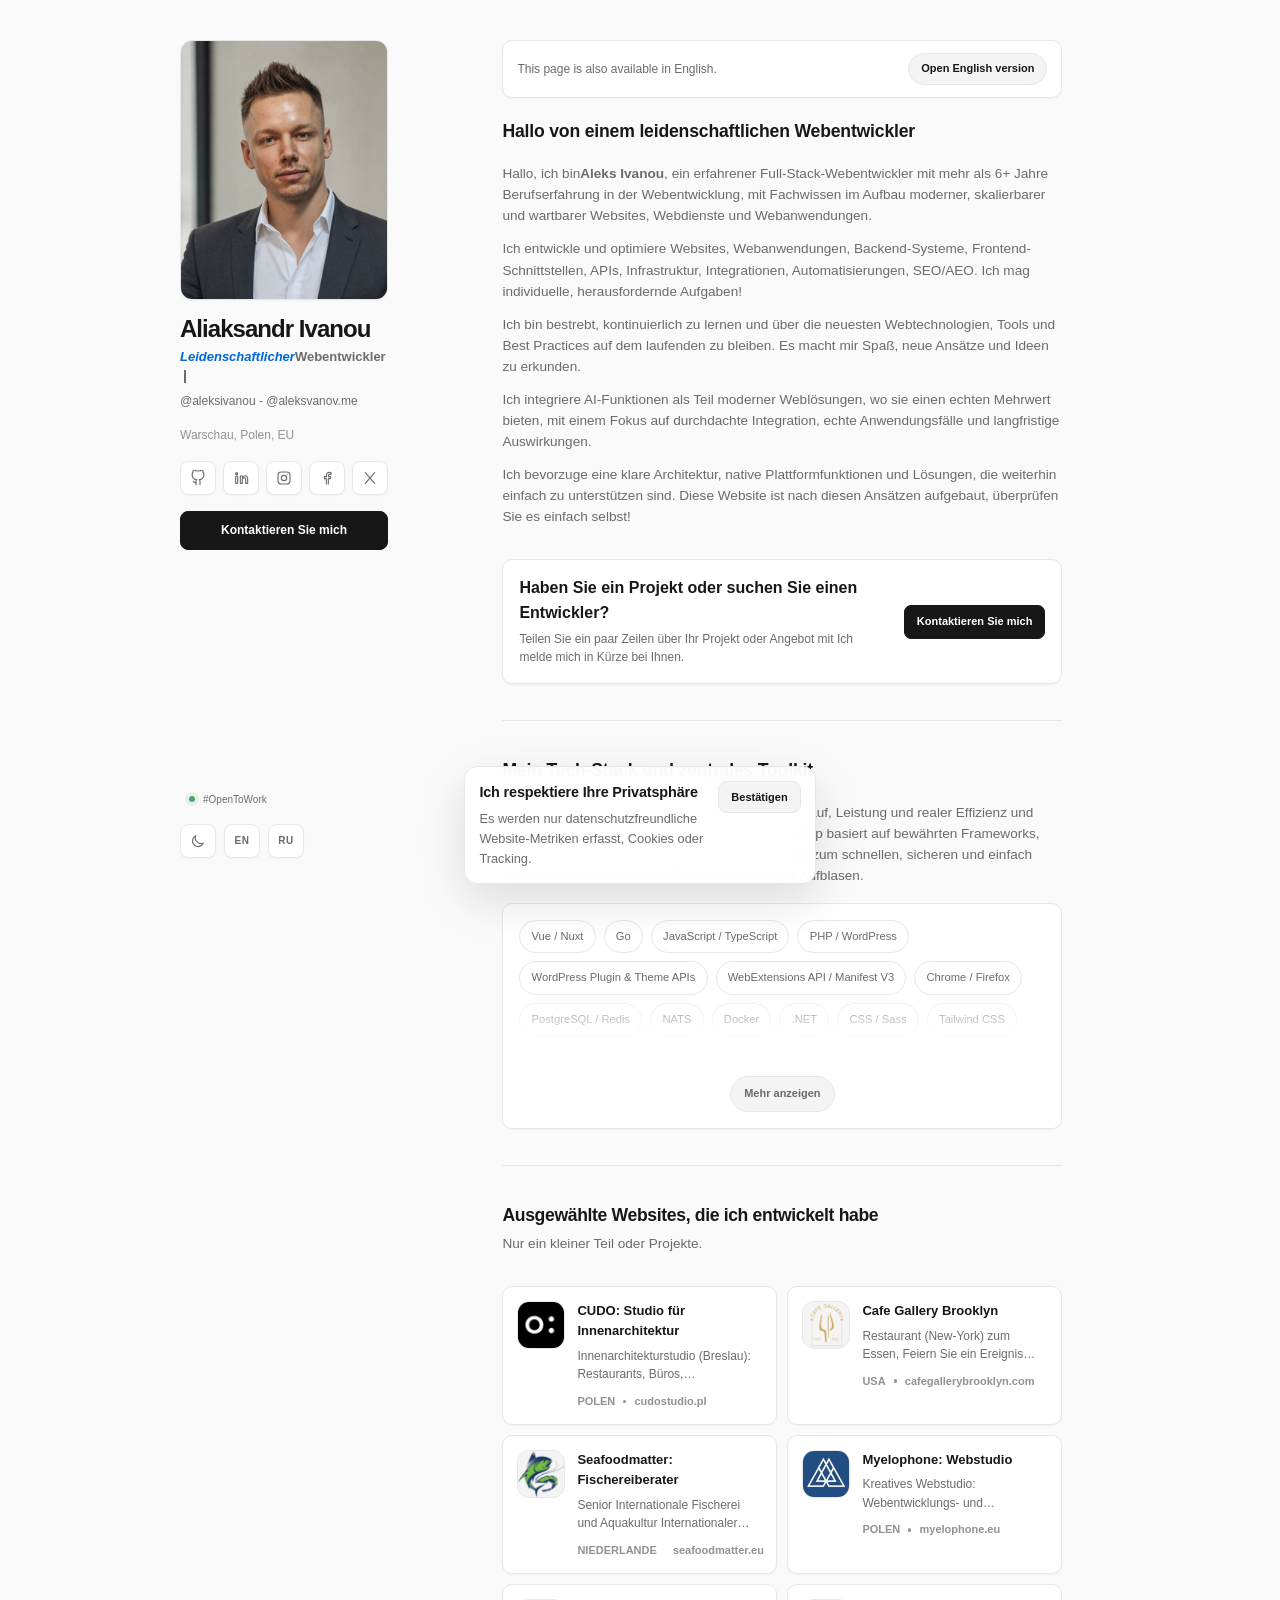
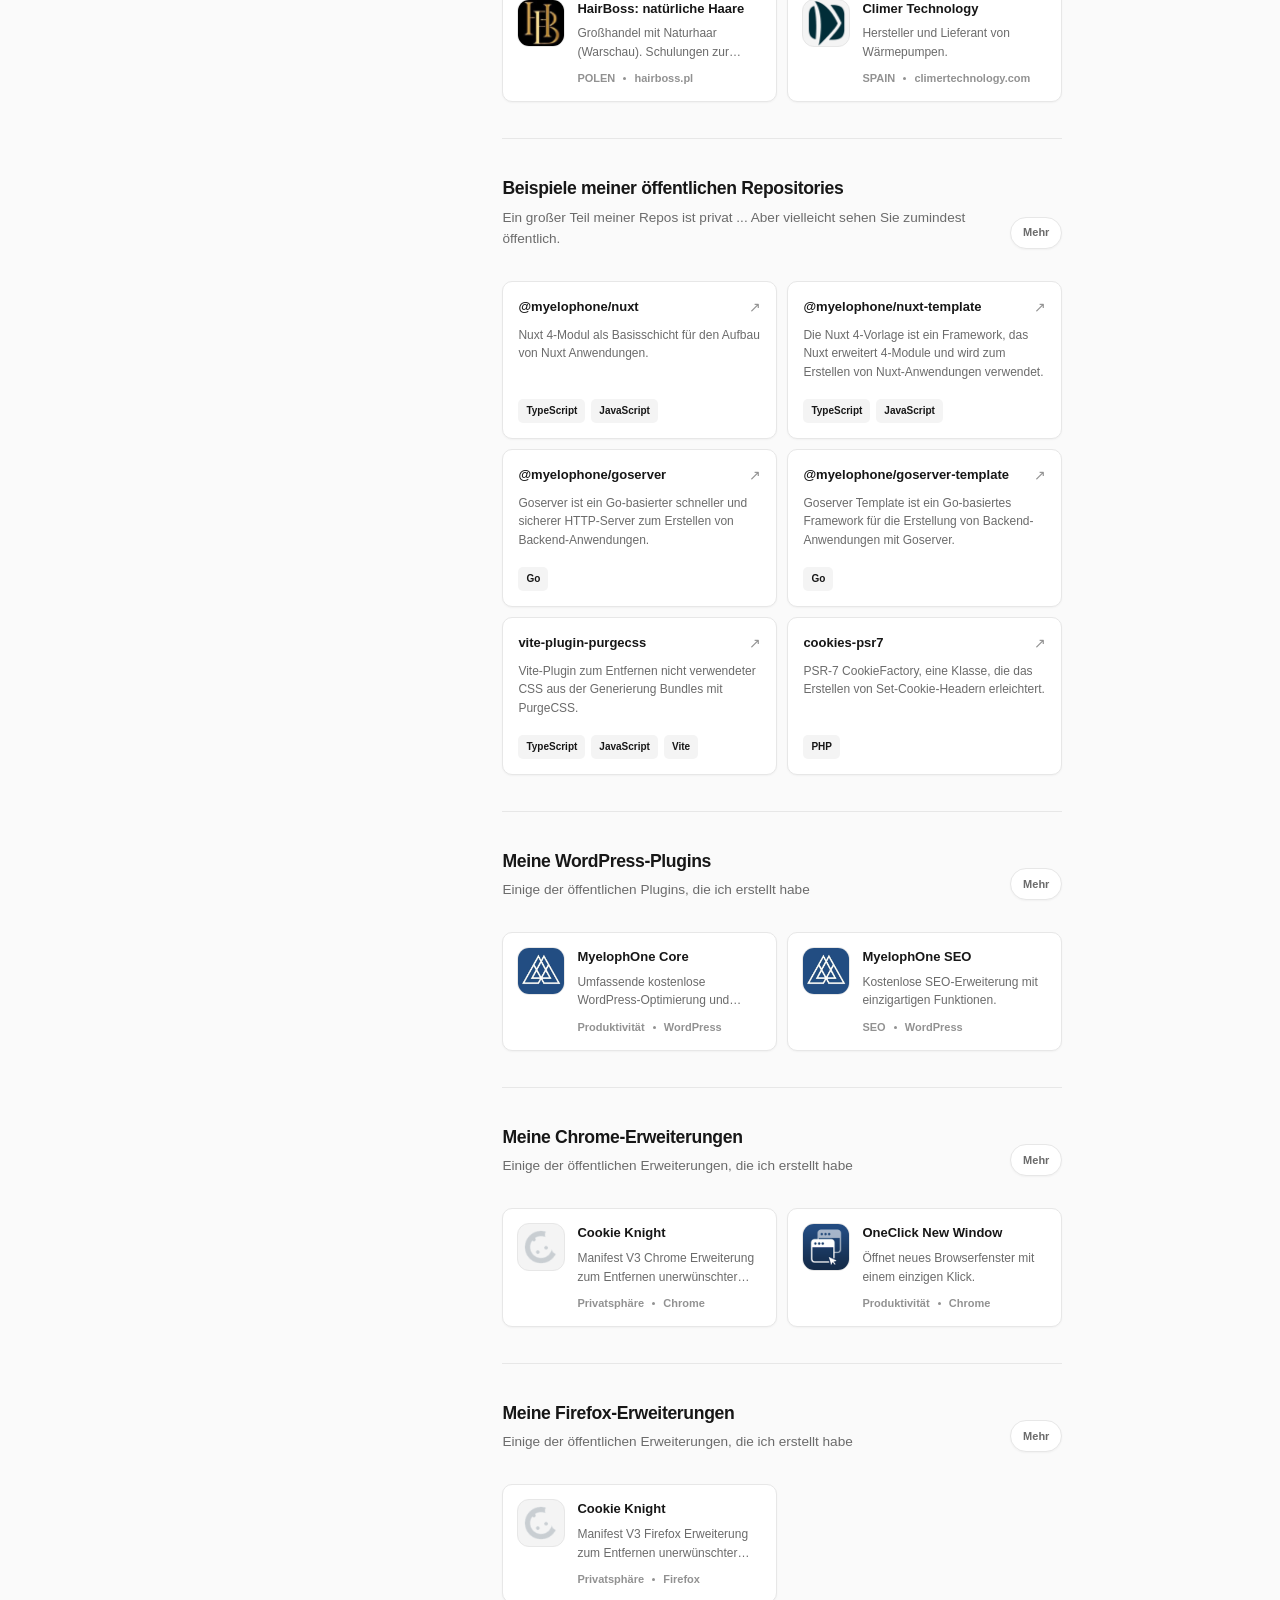
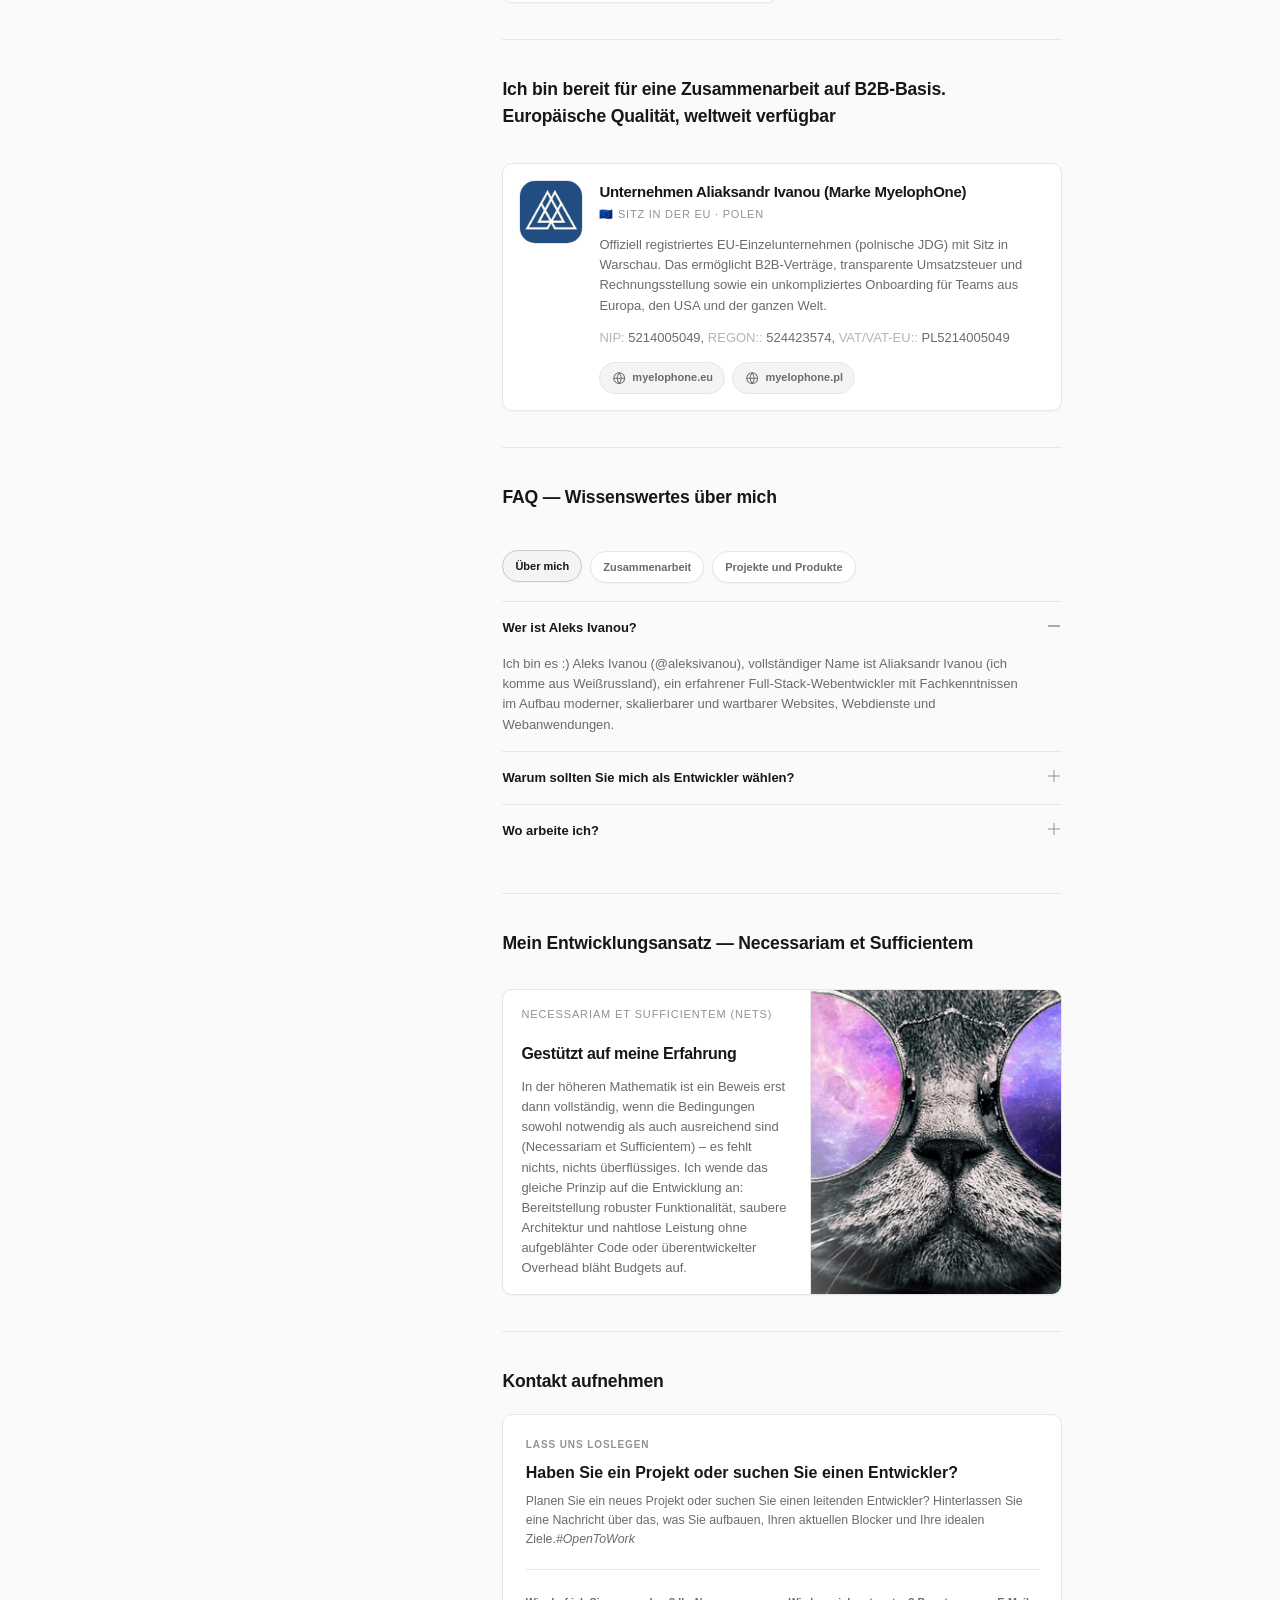
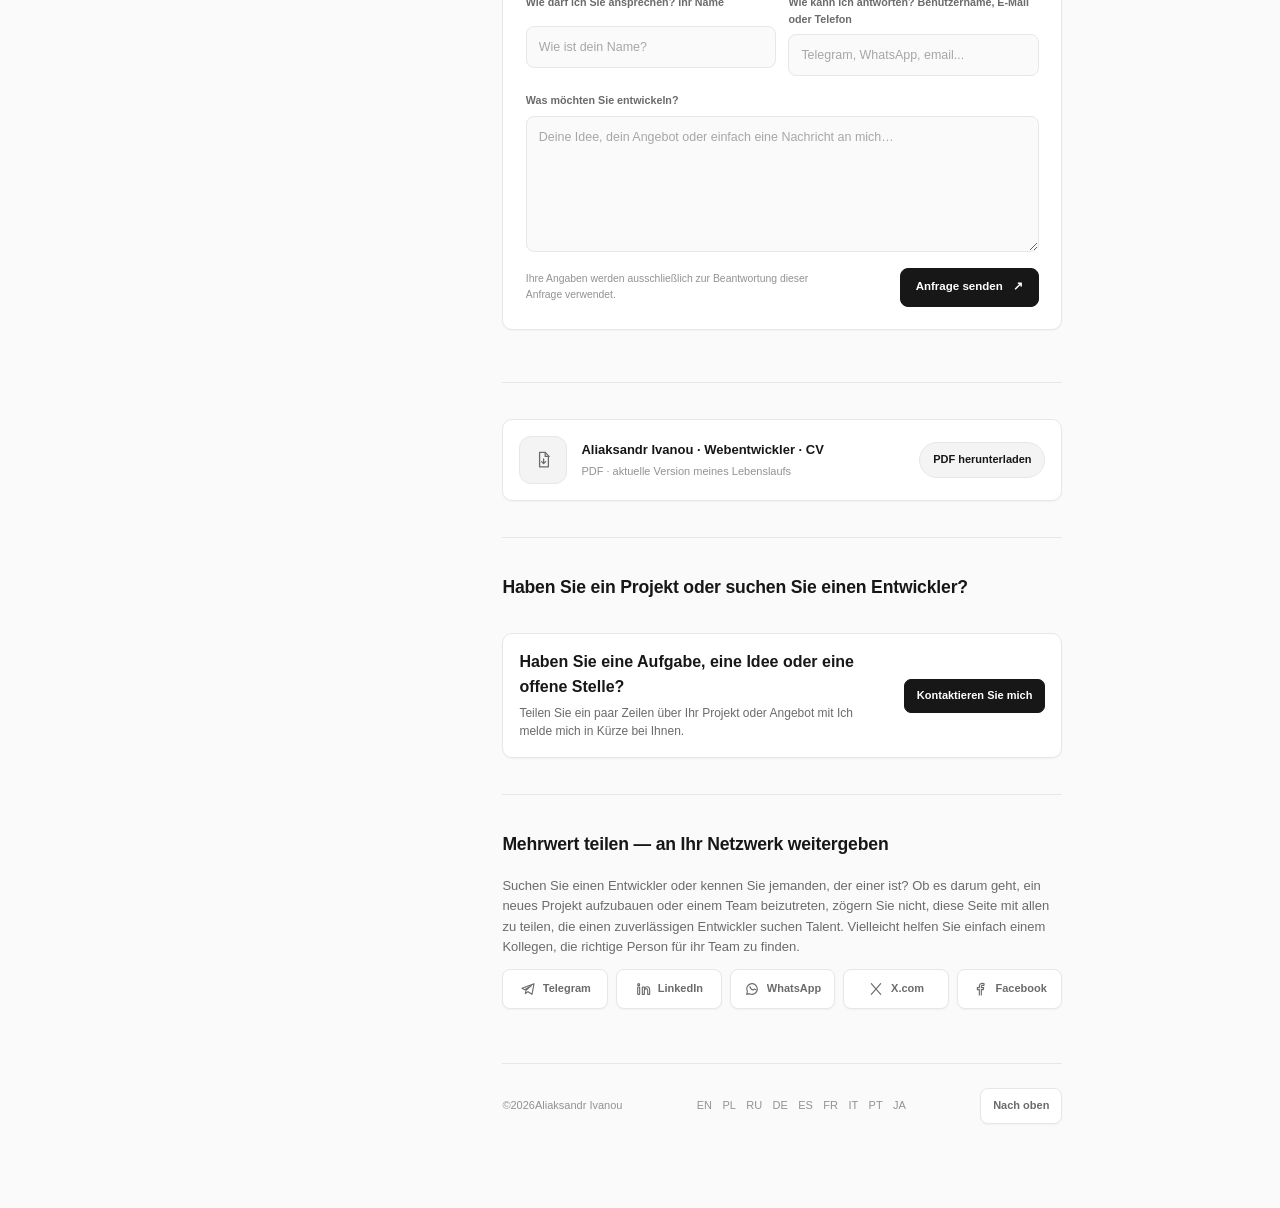
<file: de/index.html>
<!doctype html><html lang="de" class="nojs"><head><meta charset="utf-8"><meta http-equiv="X-UA-Compatible" content="IE=edge,chrome=1"><meta name="viewport" content="width=device-width,initial-scale=1,viewport-fit=cover"><title>Aliaksandr Ivanou ⚡ Fullstack-Entwickler</title><meta name="description" content="Persönliche Seite des Fullstack-Entwicklers Aleks Ivanou (@aleksivanou). End-to-End-Webentwicklung für Geschäftsanforderungen jeder Komplexität: von der Architektur bis zur Bereitstellung. Gründer von MyelophOne. Lassen Sie uns Ihr Projekt besprechen! #OpenToWork #MyelophOne #aleksivanou"><style>.nojs svg{max-width:1rem}.nojs #principleFlip,.nojs .mobile-topbar{display:none}:root{--layout-width:57.5rem;--sidebar-width:13.75rem;--content-width:35rem;--layout-gap:clamp(4.25rem, 8vw, 7rem);--desktop-top:2.5rem;--border:#e7e7e7}:root[data-theme=dark]{--border:#292929}.profile{position:fixed;top:var(--desktop-top);bottom:var(--desktop-top);left:max(1.5rem,calc((100vw - var(--layout-width))/ 2));z-index:2;display:flex;width:var(--sidebar-width);min-height:0;overflow-x:hidden;overflow-y:auto;overscroll-behavior-y:contain;scrollbar-width:thin;flex-direction:column;padding-right:.25rem}.content{width:min(var(--content-width),calc(100% - 3rem));margin-left:max(calc(1.5rem + var(--sidebar-width) + var(--layout-gap)),calc((100vw - var(--layout-width))/ 2 + var(--sidebar-width) + var(--layout-gap)));padding-top:var(--desktop-top);padding-bottom:5rem}@media (max-width:51.25rem){.profile{position:relative;top:auto;bottom:auto;left:auto;width:min(calc(100% - 2rem),38.75rem);min-height:100dvh;max-height:none;margin:0 auto;overflow:visible;padding:1.5rem 0 calc(1.125rem + env(safe-area-inset-bottom));align-items:center}.content{width:min(calc(100% - 2rem),38.75rem);margin:0 auto;padding:3.5rem 0 0;border-top:.0625rem solid var(--border)}}@media (max-width:32.5rem){.content,.profile{width:min(calc(100% - 1.75rem),38.75rem)}.content{padding-top:2.75rem}}@media (max-height:43.75rem) and (min-width:51.3125rem){.profile{top:1.25rem;bottom:1.25rem}.content{padding-top:1.25rem}}@media print{.profile{position:static;float:left;width:11.25rem;height:auto;overflow:visible;margin-right:1.75rem;padding:0}.content{width:auto;margin:0;padding:0}}body,html{max-width:100%!important;margin:0}body{font-family:-apple-system,system-ui,BlinkMacSystemFont,"Segoe UI",Roboto,Oxygen,Ubuntu,sans-serif,color-emoji;background-color:#fff;color:#555;font-weight:400;overflow-x:hidden!important}img{max-width:100%!important;height:auto;display:block}html{height:auto;font-size:15px;-webkit-text-size-adjust:100%;text-size-adjust:100%}body{min-height:100dvh;font-size:1rem;position:relative}@media screen and (min-width:768px){html{font-size:16px}}@media screen and (min-width:1500px){html{font-size:17px}}@media screen and (min-width:1920px){html{font-size:18px}}@media screen and (min-width:2560px){html{font-size:20px}}@media screen and (max-height:650px){html{font-size:15px}}@media screen and (max-height:480px){html{font-size:14px}}</style><meta name="keywords" content="Aliaksandr Ivanou, Aleks Ivanou, aleksivanou, Frontend-Entwickler, Webentwickler, MyelophOne-Inhaber"><meta name="author" content="Aliaksandr Ivanou"><meta name="robots" content="index, follow"><meta name="color-scheme" content="light dark"><meta name="theme-color" content="#fafafa" id="themeColor"><meta name="referrer" content="strict-origin-when-cross-origin"><meta name="format-detection" content="telephone=no, address=no, email=no"><meta http-equiv="x-dns-prefetch-control" content="on"><link rel="canonical" href="https://aleksivanov.me/de/"><link rel="alternate" hreflang="ru" href="https://aleksivanov.me/ru/"><link rel="alternate" hreflang="pl" href="https://aleksivanov.me/pl/"><link rel="alternate" hreflang="de" href="https://aleksivanov.me/de/"><link rel="alternate" hreflang="it" href="https://aleksivanov.me/it/"><link rel="alternate" hreflang="fr" href="https://aleksivanov.me/fr/"><link rel="alternate" hreflang="es" href="https://aleksivanov.me/es/"><link rel="alternate" hreflang="pt" href="https://aleksivanov.me/pt/"><link rel="alternate" hreflang="ja" href="https://aleksivanov.me/ja/"><link rel="alternate" hreflang="en" href="https://aleksivanov.me/"><link rel="alternate" hreflang="x-default" href="https://aleksivanov.me/"><link rel="preload" as="image" href="/assets/img/portrait-bashful-right-up.jpg" fetchpriority="low"><meta property="og:type" content="profile"><meta property="og:locale" content="de_DE"><meta property="og:site_name" content="Aliaksandr Ivanou ⚡ Fullstack-Entwickler"><meta property="og:title" content="Aliaksandr Ivanou ⚡ Fullstack-Entwickler"><meta property="og:description" content="Persönliche Seite des Fullstack-Entwicklers Aleks Ivanou (@aleksivanou). End-to-End-Webentwicklung für Geschäftsanforderungen jeder Komplexität: von der Architektur bis zur Bereitstellung. Gründer von MyelophOne. Lassen Sie uns Ihr Projekt besprechen! #OpenToWork #MyelophOne #aleksivanou"><meta property="og:url" content="https://aleksivanov.me/de/"><meta property="og:image" content="https://aleksivanov.me/assets/img/social-cover.png"><meta property="og:image:alt" content="Aliaksandr Ivanou ⚡ Fullstack-Entwickler"><meta property="profile:first_name" content="Aleks"><meta property="profile:last_name" content="Ivanou"><meta property="profile:username" content="aleksivanou"><meta name="twitter:card" content="summary_large_image"><meta name="twitter:title" content="Aliaksandr Ivanou ⚡ Fullstack-Entwickler"><meta name="twitter:description" content="Persönliche Seite des Fullstack-Entwicklers Aleks Ivanou (@aleksivanou). End-to-End-Webentwicklung für Geschäftsanforderungen jeder Komplexität: von der Architektur bis zur Bereitstellung. Gründer von MyelophOne. Lassen Sie uns Ihr Projekt besprechen! #OpenToWork #MyelophOne #aleksivanou"><meta name="twitter:image" content="https://aleksivanov.me/assets/img/social-cover.png"><link rel="schema.DC" href="http://purl.org/DC/elements/1.1/"><meta name="DC.Title" content="Aliaksandr Ivanou ⚡ Fullstack-Entwickler"><meta name="DC.Subject" content="Aliaksandr Ivanou ⚡ Fullstack-Entwickler"><meta name="DC.Description" content="Persönliche Seite des Fullstack-Entwicklers Aleks Ivanou (@aleksivanou). End-to-End-Webentwicklung für Geschäftsanforderungen jeder Komplexität: von der Architektur bis zur Bereitstellung. Gründer von MyelophOne. Lassen Sie uns Ihr Projekt besprechen! #OpenToWork #MyelophOne #aleksivanou"><meta name="DC.Contributor" content="https://aleksivanov.me"><meta name="DC.Date" content="2026-08-12"><meta name="DC.Identifier" content="https://aleksivanov.me"><meta name="DC.Publisher.url" content="https://aleksivanov.me"><meta name="DC.Type" content="Text"><meta name="DC.Format" content="text/html"><meta name="DC.Language" content="de_DE"><meta name="DC.coverage" content="World"><link rel="apple-touch-icon" sizes="57x57" href="/assets/favicon/apple-icon-57x57.png"><link rel="apple-touch-icon" sizes="60x60" href="/assets/favicon/apple-icon-60x60.png"><link rel="apple-touch-icon" sizes="72x72" href="/assets/favicon/apple-icon-72x72.png"><link rel="apple-touch-icon" sizes="76x76" href="/assets/favicon/apple-icon-76x76.png"><link rel="apple-touch-icon" sizes="114x114" href="/assets/favicon/apple-icon-114x114.png"><link rel="apple-touch-icon" sizes="120x120" href="/assets/favicon/apple-icon-120x120.png"><link rel="apple-touch-icon" sizes="144x144" href="/assets/favicon/apple-icon-144x144.png"><link rel="apple-touch-icon" sizes="152x152" href="/assets/favicon/apple-icon-152x152.png"><link rel="apple-touch-icon" sizes="180x180" href="/assets/favicon/apple-icon-180x180.png"><link rel="icon" type="image/png" sizes="192x192" href="/assets/favicon/android-icon-192x192.png"><link rel="icon" type="image/png" sizes="32x32" href="/assets/favicon/favicon-32x32.png"><link rel="icon" type="image/png" sizes="96x96" href="/assets/favicon/favicon-96x96.png"><link rel="icon" type="image/png" sizes="16x16" href="/assets/favicon/favicon-16x16.png"><link rel="manifest" href="/manifest.json"><meta name="msapplication-TileColor" content="#ffffff"><meta name="msapplication-TileImage" content="/assets/favicon/ms-icon-144x144.png"><meta name="theme-color" content="#ffffff"><script type="application/ld+json">{"@context":"https://schema.org","@graph":[{"@context":"https://schema.org","@type":"Person","@id":"https://aleksivanov.me/#person","name":"Aliaksandr Ivanou","url":"https://aleksivanov.me/","image":"https://aleksivanov.me/assets/img/portrait-positive-calm.jpg","jobTitle":"Fullstack-Entwickler","description":"Persönliche Seite des Fullstack-Entwicklers Aleks Ivanou (@aleksivanou). End-to-End-Webentwicklung für Geschäftsanforderungen jeder Komplexität: von der Architektur bis zur Bereitstellung. Gründer von MyelophOne. Lassen Sie uns Ihr Projekt besprechen! #OpenToWork #MyelophOne #aleksivanou","email":"mailto:aleks@meph.one","sameAs":["https://github.com/aleksivanou","https://www.facebook.com/aleksivanov.me","https://www.instagram.com/aleksivanov.me/","https://www.youtube.com/@aleksivanou","https://x.com/aleksivanou","https://www.tiktok.com/@aleksivanov.me","https://www.linkedin.com/in/aleksivanou/","https://www.pinterest.com/aleksivanou/","https://www.reddit.com/user/aleksivanou","https://dribbble.com/aleksivanou","https://teletype.in/@aleksivanov.me","https://tenchat.ru/aleksivanou","https://vk.com/aleksivanou"],"owns":{"@id":"https://myeloph.one/#organization"},"worksFor":{"@id":"https://myeloph.one/#organization"},"hasOccupation":{"@type":"Occupation","name":"CEO, MyelophOne"},"knowsLanguage":["ru","en","be","pl","de"],"homeLocation":{"@type":"City","name":"Warsaw","containedInPlace":{"@type":"Country","name":"Poland"}},"knowsAbout":["Nuxt.js","React","Vue.js","CSS","SCSS","JavaScript","TypeScript","Node.js","Go","PostgreSQL","Frontend Development","Backend Development","Web Performance","Web Accessibility","Microservices Architecture","Responsive Web Design","Vue / Nuxt","JavaScript / TypeScript","PHP / WordPress","WordPress Plugin & Theme APIs","WebExtensions API / Manifest V3","Chrome / Firefox","PostgreSQL / Redis","NATS","Docker",".NET","CSS / Sass","Tailwind CSS","Preact","React Native","Java","Node.js / Express.js","Vite / PurgeCSS","Composer / PSR-7","Python","Git / GitHub Actions","MySQL / MongoDB","Azure","Jest / Vitest / Playwright","Sentry","Zustand","HTML5 / CSS3"],"alternateName":["@aleksivanou","Aleks Ivanou","Alex Ivanou","Aliaksandr Ivanou","Alexander Ivanou","Aleks Ivanov","Alex Ivanov","Aliaksandr Ivanov","Alexander Ivanov","Алекс Иванов","Алекс Иванов Миелофон","Александр Иванов","Александр Иванов Миелофон","Аляксандр Іваноў","Алекс Іваноў","IVANOU ALIAKSANDR","IVANOV ALEKS","IVANOU ALEKS","IVANOV ALEX","IVANOU ALEX","IVANOV ALEXANDER","IVANOU ALEXANDER","Aliaksandr Ivanov - fullstack developer","Aliaksandr Ivanou - fullstack developer","Aleks Ivanou - fullstack developer","Aleks Ivanov - fullstack developer","Aliaksandr Ivanou MyelophOne","Aleks Ivanou MyelophOne","Aleks Ivanov MyelophOne","aleksivanou","aleksivanov.me"]},{"@type":"Organization","@id":"https://myeloph.one/#organization","name":"MyelophOne","url":"https://myeloph.one","legalName":"Aliaksandr Ivanou","description":"Creative web studio","logo":"https://aleksivanov.me/assets/img/myelophone.jpg","email":"mailto:studio@myeloph.one","foundingDate":"2020-05-26","sameAs":["https://github.com/MyelophOne","https://myelophone.eu/","https://myelophone.pl/"],"taxID":"5214005049","vatID":"PL5214005049","identifier":{"@type":"PropertyValue","propertyID":"REGON","value":"524423574"},"founder":{"@id":"https://aleksivanov.me/#person"},"brand":{"@type":"Brand","name":"MyelophOne"},"alternateName":["MyelophOne","@MyelophOne","Myeloph.One","@Myeloph.One","MelophOne","Meloph.One","MephOne","Meph.One","Миелофон","МиелофонЪ","Aliaksandr Ivanou JDG"]},{"@context":"https://schema.org","@type":"WebSite","@id":"https://aleksivanov.me/#website","name":"Aleks Ivanou","alternateName":["aleksivanov.me","@aleksivanou"],"inLanguage":["en","pl","ru","de","es","fr","it","pt","ja"],"url":"https://aleksivanov.me/","publisher":{"@id":"https://aleksivanov.me/#person"}},{"@type":"ProfilePage","@id":"https://aleksivanov.me/de/#profile","url":"https://aleksivanov.me/de/","inLanguage":"de","mainEntity":{"@id":"https://aleksivanov.me/#person"},"isPartOf":{"@id":"https://aleksivanov.me/#website"}},{"@type":"ItemList","@id":"https://aleksivanov.me/#software-projects","name":"MyelophOne open-source projects","itemListElement":[{"@type":"ListItem","position":1,"item":{"@type":"SoftwareSourceCode","@id":"https://github.com/MyelophOne/nuxt#software","name":"@myelophone/nuxt","codeRepository":"https://github.com/MyelophOne/nuxt","programmingLanguage":["TypeScript","JavaScript"],"author":{"@id":"https://aleksivanov.me/#person"},"sourceOrganization":{"@id":"https://myeloph.one/#organization"}}},{"@type":"ListItem","position":2,"item":{"@type":"SoftwareSourceCode","@id":"https://github.com/MyelophOne/nuxt-template#software","name":"@myelophone/nuxt-template","codeRepository":"https://github.com/MyelophOne/nuxt-template","programmingLanguage":["TypeScript","JavaScript"],"author":{"@id":"https://aleksivanov.me/#person"},"sourceOrganization":{"@id":"https://myeloph.one/#organization"}}},{"@type":"ListItem","position":3,"item":{"@type":"SoftwareSourceCode","@id":"https://github.com/MyelophOne/goserver#software","name":"@myelophone/goserver","codeRepository":"https://github.com/MyelophOne/goserver","programmingLanguage":"Go","author":{"@id":"https://aleksivanov.me/#person"},"sourceOrganization":{"@id":"https://myeloph.one/#organization"}}},{"@type":"ListItem","position":4,"item":{"@type":"SoftwareSourceCode","@id":"https://github.com/MyelophOne/goserver-template#software","name":"@myelophone/goserver-template","codeRepository":"https://github.com/MyelophOne/goserver-template","programmingLanguage":"Go","author":{"@id":"https://aleksivanov.me/#person"},"sourceOrganization":{"@id":"https://myeloph.one/#organization"}}},{"@type":"ListItem","position":5,"item":{"@type":"SoftwareSourceCode","@id":"https://github.com/MyelophOne/vite-plugin-purgecss#software","name":"vite-plugin-purgecss","codeRepository":"https://github.com/MyelophOne/vite-plugin-purgecss","programmingLanguage":["TypeScript","JavaScript"],"author":{"@id":"https://aleksivanov.me/#person"},"sourceOrganization":{"@id":"https://myeloph.one/#organization"}}},{"@type":"ListItem","position":6,"item":{"@type":"SoftwareSourceCode","@id":"https://github.com/MyelophOne/cookies-psr7#software","name":"cookies-psr7","codeRepository":"https://github.com/MyelophOne/cookies-psr7","programmingLanguage":"PHP","author":{"@id":"https://aleksivanov.me/#person"},"sourceOrganization":{"@id":"https://myeloph.one/#organization"}}}]},{"@type":"FAQPage","@id":"https://aleksivanov.me/de/#faq","mainEntity":[{"@type":"Question","name":"Wer ist Aleks Ivanou?","acceptedAnswer":{"@type":"Answer","text":"Ich bin es :) Aleks Ivanou (@aleksivanou), vollständiger Name ist Aliaksandr Ivanou (ich komme aus Weißrussland), ein erfahrener Full-Stack-Webentwickler mit Fachkenntnissen im Aufbau moderner, skalierbarer und wartbarer Websites, Webdienste und Webanwendungen."}},{"@type":"Question","name":"Warum sollten Sie mich als Entwickler wählen?","acceptedAnswer":{"@type":"Answer","text":"Ich bringe Erfahrung, Kreativität und starke technische Fähigkeiten zur Problemlösung zusammen. Ich baue komplexe, skalierbare Lösungen mit Fokus auf Leistung, Optimierung, sauberer Architektur und toller Benutzererfahrung."}},{"@type":"Question","name":"Wo arbeite ich?","acceptedAnswer":{"@type":"Answer","text":"Ich lebe in Warschau, Polen (EU) und arbeite mit Kunden weltweit zusammen. Ich arbeite Sie auch aus der Ferne mit zusammen Unternehmen, Startups, B2B Projekten und Teams in verschiedenen Ländern und Zeitzonen."}},{"@type":"Question","name":"Aleks Ivanou — Full-Stack-Webentwickler","acceptedAnswer":{"@type":"Answer","text":"Ich bin ein leitender Full-Stack-Entwickler der es liebt, komplexe Probleme zu lösen technische Herausforderungen, Entwirrung chaotischer Architekturen und bringen ehrgeizige Ideen zum Leben erwecken."}},{"@type":"Question","name":"Aleks Ivanou — Gründer und Inhaber der Marke MyelophOne","acceptedAnswer":{"@type":"Answer","text":"Gründer und Inhaber von MyelophOne (@myeloph.one) – kreatives Web Die Entwicklung konzentrierte sich auf moderne Websites, digitale Produkte und maßgeschneiderte Webentwicklung."}},{"@type":"Question","name":"Aleks Ivanou — Entwickler von Chrome-Erweiterungen","acceptedAnswer":{"@type":"Answer","text":"Ich erstelle und entwickle Chrome Erweiterungen und Browser-Tools von Leichte Produktivitätsdienstprogramme bis hin zu fortschrittlicheren maßgeschneiderten Lösungen (wie OneClick New Window und Cookie Knight), verfügbar in der Chrome Web Store."}},{"@type":"Question","name":"Aleks Ivanou — Entwickler von Firefox-Erweiterungen","acceptedAnswer":{"@type":"Answer","text":"Ich erstelle und entwickle benutzerdefinierte Firefox Erweiterungen und browserübergreifende Tools, einschließlich Produktivität, Automatisierung, und Utility-Lösungen (z Cookie Knight), verfügbar in der Mozilla Add-ons Store."}},{"@type":"Question","name":"Aleks Ivanou — WordPress-Entwickler","acceptedAnswer":{"@type":"Answer","text":"Ich erstelle und entwickle maßgeschneiderte Produkte WordPress-Plugins konzentrierten sich auf Leistung, SEO, Automatisierung und praktische Website-Funktionalität (wie MyelophOne Core und MyelophOne SEO), verfügbar unter WordPress.org."}},{"@type":"Question","name":"Aleks Ivanou — Entwickler von @myelophone/nuxt","acceptedAnswer":{"@type":"Answer","text":"Ich erstelle und entwickle Frontend-Komponenten und maßgeschneiderte Lösungen mit Nuxt.js, mit Fokus auf Leistung, SEO und Benutzererfahrung."}},{"@type":"Question","name":"Aleks Ivanou — Entwickler von @myelophone/goserver","acceptedAnswer":{"@type":"Answer","text":"Ich erstelle und entwickle Backend Service und maßgeschneiderte Lösung mit Go, mit Fokus auf Leistung, Skalierbarkeit und Sicherheit."}},{"@type":"Question","name":"Wie kann ich kontaktiert werden?","acceptedAnswer":{"@type":"Answer","text":"Sie können mich direkt über das Kontaktformular auf dieser Website oder per E-Mail kontaktieren. Senden Sie eine kurze Beschreibung Ihres Projekts, Ihrer Ziele usw. Art der Zusammenarbeit und ich werde mich im nächsten Schritt bei Ihnen melden."}},{"@type":"Question","name":"Bin ich für eine Zusammenarbeit verfügbar?","acceptedAnswer":{"@type":"Answer","text":"Ja. Ich bin offen für interessante Projekte und langfristige Möglichkeiten, abhängig von meinen aktuellen Verpflichtungen und allen erforderlichen Übergangszeitraum."}},{"@type":"Question","name":"Bin ich für Teilzeitprojekte verfügbar?","acceptedAnswer":{"@type":"Answer","text":"Ja. Ich bin offen für Teilzeit-Engagements, laufende Projekte und flexible Zusammenarbeit, je nach Bedarf zu meinen aktuellen Verpflichtungen."}},{"@type":"Question","name":"Arbeite ich auf B2B-Basis?","acceptedAnswer":{"@type":"Answer","text":"Ja. Ich arbeite (als polnischer JDG) mit Unternehmen und Kunden auf einer B2B Basis, einschließlich projektbasierter Arbeit, kontinuierlicher Weiterentwicklung und langfristiger Kooperationen."}},{"@type":"Question","name":"Wie können wir zusammenarbeiten?","acceptedAnswer":{"@type":"Answer","text":"Wir können gemeinsam an einem festen Termin arbeiten Projekt, ein Entwicklungspaket, eine fortlaufende Teilzeitbeschäftigung oder eine längerfristige B2B Zusammenarbeit, je nach Ihren Bedürfnissen."}}]}]}</script><script>(()=>{const e=localStorage.getItem("theme"),t=window.matchMedia("(prefers-color-scheme: dark)").matches?"dark":"light";document.documentElement.dataset.theme=e||t})()</script><link rel="stylesheet" href="/assets/css/styles.css"></head><body id="page-top"><header class="mobile-topbar" id="mobileTopbar"><div class="mobile-topbar-copy"><p class="mobile-topbar-name">Aliaksandr Ivanou</p><p class="mobile-topbar-principle">Necessariam et Sufficientem</p></div><div><a class="mobile-topbar-link" href="https://linkedin.com/in/aleksivanou" target="_blank" rel="me noopener noreferrer" aria-label="LinkedIn"><svg viewBox="0 0 24 24" aria-hidden="true"><rect x="4" y="9" width="3" height="11" rx="1"/><circle cx="5.5" cy="5.5" r="1.5"/><path d="M11 20V9h3v1.8c1-1.5 2.3-2.2 4-2.2 2.7 0 4 1.8 4 5.1V20h-3v-5.7c0-1.9-.7-2.9-2.2-2.9-1.7 0-2.8 1.2-2.8 3.4V20h-3Z"/></svg> </a><a class="mobile-topbar-link" href="https://github.com/aleksivanou" target="_blank" rel="me noopener noreferrer" aria-label="GitHub"><svg viewBox="0 0 24 24" aria-hidden="true"><path d="M15 22v-4a4.8 4.8 0 0 0-1-3.5c3.3-.4 6.8-1.6 6.8-7.4A5.8 5.8 0 0 0 19.3 3 5.4 5.4 0 0 0 19.1 0S17.9-.4 15 1.5a13.4 13.4 0 0 0-6 0C6.1-.4 4.9 0 4.9 0a5.4 5.4 0 0 0-.2 3A5.8 5.8 0 0 0 3.2 7.1c0 5.8 3.5 7 6.8 7.4A4.8 4.8 0 0 0 9 18v4"/><path d="M9 19c-3 .9-3-1.5-4.2-2"/></svg></a></div></header><a class="skip-link" href="#content">Go zum Inhalt</a><aside class="profile" aria-label="Hauptinformationen"><div class="profile-main"><div class="portrait-shake" id="portraitShake"><div class="portrait"><span class="portrait-hit-flash" aria-hidden="true"></span> <span class="portrait-fallback" aria-hidden="true">AI</span> <img id="mainPortrait" src="/assets/img/portrait-positive-calm.jpg" data-default-src="/assets/img/portrait-positive-calm.jpg" data-complete-src="/assets/img/portrait-bashful-right-up.jpg" data-fight-images="/assets/img/portrait-bashful.jpg,/assets/img/portrait-curious.jpg,/assets/img/portrait-playful-skepticism.jpg,/assets/img/portrait-pleasant-surprise.jpg,/assets/img/portrait-bashful-right-up.jpg" width="440" height="550" alt="Aliaksandr Ivanou (@aleksivanou) ⚡ MyelophOne Gründer und Inhaber" loading="lazy" decoding="async" fetchpriority="low" onerror="this.hidden=!0"></div></div><div><h1 class="name">Aliaksandr Ivanou</h1><p class="role"><b><i>Leidenschaftlicher</i>Webentwickler</b><span class="typing-caret" aria-hidden="true"></span></p><p class="contact-description">@aleksivanou - @aleksvanov.me</p></div><p class="location">Warschau, Polen, EU</p><nav class="social-links" aria-label="Social-Media-Links"><a class="social-link" href="https://github.com/aleksivanou" target="_blank" rel="me noopener noreferrer" aria-label="GitHub"><svg viewBox="0 0 24 24" aria-hidden="true"><path d="M15 22v-4a4.8 4.8 0 0 0-1-3.5c3.3-.4 6.8-1.6 6.8-7.4A5.8 5.8 0 0 0 19.3 3 5.4 5.4 0 0 0 19.1 0S17.9-.4 15 1.5a13.4 13.4 0 0 0-6 0C6.1-.4 4.9 0 4.9 0a5.4 5.4 0 0 0-.2 3A5.8 5.8 0 0 0 3.2 7.1c0 5.8 3.5 7 6.8 7.4A4.8 4.8 0 0 0 9 18v4"/><path d="M9 19c-3 .9-3-1.5-4.2-2"/></svg> </a><a class="social-link" href="https://linkedin.com/in/aleksivanou" target="_blank" rel="me noopener noreferrer" aria-label="LinkedIn"><svg viewBox="0 0 24 24" aria-hidden="true"><rect x="4" y="9" width="3" height="11" rx="1"/><circle cx="5.5" cy="5.5" r="1.5"/><path d="M11 20V9h3v1.8c1-1.5 2.3-2.2 4-2.2 2.7 0 4 1.8 4 5.1V20h-3v-5.7c0-1.9-.7-2.9-2.2-2.9-1.7 0-2.8 1.2-2.8 3.4V20h-3Z"/></svg> </a><a class="social-link" href="https://www.instagram.com/aleksivanov.me/" target="_blank" rel="me noopener noreferrer" aria-label="Instagram"><svg viewBox="0 0 24 24" aria-hidden="true"><rect x="3" y="3" width="18" height="18" rx="5"/><circle cx="12" cy="12" r="4"/><circle cx="17.5" cy="6.5" r=".8" fill="currentColor" stroke="none"/></svg> </a><a class="social-link" href="https://www.facebook.com/aleksivanov.me" target="_blank" rel="me noopener noreferrer" aria-label="Facebook"><svg viewBox="0 0 24 24" aria-hidden="true"><path d="M14 21v-8h3l.5-3H14V8.2c0-1 .4-1.7 1.8-1.7H18V3.8c-.7-.1-1.5-.2-2.4-.2-2.8 0-4.6 1.7-4.6 4.8V10H8v3h3v8"/></svg> </a><a class="social-link" href="https://x.com/aleksivanou" target="_blank" rel="me noopener noreferrer" aria-label="X.com"><svg viewBox="0 0 24 24" aria-hidden="true"><path d="M5 4l14 16M19 4 5 20"/></svg></a></nav><a class="contact-link" href="#contact-form-root">Kontaktieren Sie mich</a></div><div class="profile-footer"><span class="availability">#OpenToWork</span><div class="profile-controls" aria-label="Seiteneinstellungen"><button class="theme-toggle" id="themeToggle" type="button" aria-label="Thema umschalten"><svg class="moon-icon" viewBox="0 0 24 24" fill="none" aria-hidden="true"><path d="M20 15.2A8.5 8.5 0 0 1 8.8 4 8.5 8.5 0 1 0 20 15.2Z" stroke="currentColor" stroke-width="1.7" stroke-linecap="round" stroke-linejoin="round"/></svg> <svg class="sun-icon" viewBox="0 0 24 24" fill="none" aria-hidden="true"><circle cx="12" cy="12" r="3.5" stroke="currentColor" stroke-width="1.7"/><path d="M12 2v2m0 16v2M4.93 4.93l1.42 1.42m11.3 11.3 1.42 1.42M2 12h2m16 0h2M4.93 19.07l1.42-1.42m11.3-11.3 1.42-1.42" stroke="currentColor" stroke-width="1.7" stroke-linecap="round"/></svg></button> <a class="language-link" href="/en/" hreflang="en" lang="en" aria-label="English version">EN</a> <a class="language-link" href="/ru/" hreflang="ru" lang="ru" aria-label="Русская версия">RU</a></div></div></aside><button class="principle" id="principleFlip" type="button" aria-label="Osterei">Necessariam et Sufficientem</button><main class="content" id="content"><section class="section" aria-labelledby="about-title"><div class="language-notice" id="languageNotice" data-nosnippet aria-live="polite"><span id="languageNoticeText"></span> <a class="language-notice-link" id="languageNoticeLink" href="/" hreflang="en" lang="en">EN</a></div><h2 class="section-title" id="about-title">Hallo von einem leidenschaftlichen Webentwickler</h2><p class="prose">Hallo, ich bin<b>Aleks Ivanou</b>, ein erfahrener Full-Stack-Webentwickler mit mehr als <span class="expyears">6</span>+ Jahre Berufserfahrung in der Webentwicklung, mit Fachwissen im Aufbau moderner, skalierbarer und wartbarer Websites, Webdienste und Webanwendungen.</p><p class="prose">Ich entwickle und optimiere Websites, Webanwendungen, Backend-Systeme, Frontend-Schnittstellen, APIs, Infrastruktur, Integrationen, Automatisierungen, SEO/AEO. Ich mag individuelle, herausfordernde Aufgaben!</p><p class="prose">Ich bin bestrebt, kontinuierlich zu lernen und über die neuesten Webtechnologien, Tools und Best Practices auf dem laufenden zu bleiben. Es macht mir Spaß, neue Ansätze und Ideen zu erkunden.</p><p class="prose">Ich integriere AI-Funktionen als Teil moderner Weblösungen, wo sie einen echten Mehrwert bieten, mit einem Fokus auf durchdachte Integration, echte Anwendungsfälle und langfristige Auswirkungen.</p><p class="prose">Ich bevorzuge eine klare Architektur, native Plattformfunktionen und Lösungen, die weiterhin einfach zu unterstützen sind. Diese Website ist nach diesen Ansätzen aufgebaut, überprüfen Sie es einfach selbst!</p><div class="contact-card" style="margin-top:2rem"><div><h5 class="contact-title">Haben Sie ein Projekt oder suchen Sie einen Entwickler?</h5><p class="contact-description">Teilen Sie ein paar Zeilen über Ihr Projekt oder Angebot mit Ich melde mich in Kürze bei Ihnen.</p></div><a class="contact-button" href="#contact-form-root">Kontaktieren Sie mich</a></div></section><section class="section" aria-labelledby="logos-title"><h4 class="section-title" id="logos-title">Mein Tech-Stack und zentrales Toolkit</h4><div class="desc-card"><p class="contact-description">Ich wähle Frontend- und Backend-Tools basierend auf, Leistung und realer Effizienz und natürlich Ihren Anforderungen. Mein Full-Stack-Setup basiert auf bewährten Frameworks, modernen Plattformen und bewährten Bibliotheken zum schnellen, sicheren und einfach skalierbaren Anwendungsaufbau ohne unnötiges Aufblasen.</p></div><div class="story-card" id="storyCard"><div class="story-content" id="storyContent"><ul class="tag-list" aria-label="Technologien"><li>Vue / Nuxt</li><li>Go</li><li>JavaScript / TypeScript</li><li>PHP / WordPress</li><li>WordPress Plugin &amp; Theme APIs</li><li>WebExtensions API / Manifest V3</li><li>Chrome / Firefox</li><li>PostgreSQL / Redis</li><li>NATS</li><li>Docker</li><li>.NET</li><li>CSS / Sass</li><li>Tailwind CSS</li><li>React</li><li>Preact</li><li>React Native</li><li>Java</li><li>Node.js / Express.js</li><li>Vite / PurgeCSS</li><li>Composer / PSR-7</li><li>Python</li><li>Git / GitHub Actions</li><li>MySQL / MongoDB</li><li>Azure</li><li>Jest / Vitest / Playwright</li><li>Sentry</li><li>Zustand</li><li>HTML5 / CSS3</li></ul></div><div class="story-footer"><button class="story-toggle" id="storyToggle" type="button" aria-expanded="false" aria-controls="storyContent"><span>Mehr anzeigen</span></button></div></div></section><section class="section" aria-labelledby="websites-title"><div class="extensions-head"><div><h4 class="extensions-heading" id="websites-title">Ausgewählte Websites, die ich entwickelt habe</h4><p class="extensions-subtitle">Nur ein kleiner Teil oder Projekte.</p></div></div><div class="extensions-grid"><a class="extension-card" href="https://cudostudio.pl/" aria-label="Öffnen Website cudostudio.pl von @aleksivanou" target="_blank" rel="noopener noreferrer"><span class="extension-icon"><img src="/assets/img/cudo.png" width="96" height="96" alt="" loading="lazy" decoding="async" onerror="this.hidden=!0"> <span class="extension-icon-fallback" aria-hidden="true">CUDO</span> </span><span><h6 class="extension-title">CUDO: Studio für Innenarchitektur</h6><p class="extension-description">Innenarchitekturstudio (Breslau): Restaurants, Büros, Einzelhandelsflächen</p><span class="extension-meta">POLEN<span class="extension-meta-dot" aria-hidden="true"></span>cudostudio.pl</span> </span></a><a class="extension-card" href="https://cafegallerybrooklyn.com/" aria-label="Öffnen Website cafegallerybrooklyn.com von @aleksivanou" target="_blank" rel="noopener noreferrer"><span class="extension-icon"><img src="/assets/img/cafegallery.png" width="96" height="96" alt="" loading="lazy" decoding="async" onerror="this.hidden=!0"> <span class="extension-icon-fallback" aria-hidden="true">CG</span> </span><span><h6 class="extension-title">Cafe Gallery Brooklyn</h6><p class="extension-description">Restaurant (New-York) zum Essen, Feiern Sie ein Ereignis oder bestellen Sie eine Lieferung</p><span class="extension-meta">USA<span class="extension-meta-dot" aria-hidden="true"></span>cafegallerybrooklyn.com</span> </span></a><a class="extension-card" href="https://seafoodmatter.eu/" aria-label="Öffnen Website seafoodmatter.eu von @aleksivanou" target="_blank" rel="noopener noreferrer"><span class="extension-icon"><img src="/assets/img/seafoodmatter.png" width="96" height="96" alt="" loading="lazy" decoding="async" onerror="this.hidden=!0"> <span class="extension-icon-fallback" aria-hidden="true">SM</span> </span><span><h6 class="extension-title">Seafoodmatter: Fischereiberater</h6><p class="extension-description">Senior Internationale Fischerei und Aquakultur Internationaler Berater</p><span class="extension-meta">NIEDERLANDE<span class="extension-meta-dot" aria-hidden="true"></span>seafoodmatter.eu</span> </span></a><a class="extension-card" href="https://myelophone.eu/" aria-label="Öffnen Website myelophone.eu von @aleksivanou" target="_blank" rel="noopener noreferrer"><span class="extension-icon"><img src="/assets/img/myelophone.jpg" width="96" height="96" alt="" loading="lazy" decoding="async" onerror="this.hidden=!0"> <span class="extension-icon-fallback" aria-hidden="true">MEIN</span> </span><span><h6 class="extension-title">Myelophone: Webstudio</h6><p class="extension-description">Kreatives Webstudio: Webentwicklungs- und Webdesign-Dienste.</p><span class="extension-meta">POLEN<span class="extension-meta-dot" aria-hidden="true"></span>myelophone.eu</span> </span></a><a class="extension-card" href="https://hairboss.pl/" aria-label="Öffnen Website hairboss.pl von @aleksivanou" target="_blank" rel="noopener noreferrer"><span class="extension-icon"><img src="/assets/img/hairboss.jpg" width="96" height="96" alt="" loading="lazy" decoding="async" onerror="this.hidden=!0"> <span class="extension-icon-fallback" aria-hidden="true">HB</span> </span><span><h6 class="extension-title">HairBoss: natürliche Haare</h6><p class="extension-description">Großhandel mit Naturhaar (Warschau). Schulungen zur Haarverlängerung.</p><span class="extension-meta">POLEN<span class="extension-meta-dot" aria-hidden="true"></span>hairboss.pl</span> </span></a><a class="extension-card" href="https://climertechnology.com/" aria-label="Öffnen Website climertechnology.com von @aleksivanou" target="_blank" rel="noopener noreferrer"><span class="extension-icon"><img src="/assets/img/climer.png" width="96" height="96" alt="" loading="lazy" decoding="async" onerror="this.hidden=!0"> <span class="extension-icon-fallback" aria-hidden="true">CT</span> </span><span><h6 class="extension-title">Climer Technology</h6><p class="extension-description">Hersteller und Lieferant von Wärmepumpen.</p><span class="extension-meta">SPAIN<span class="extension-meta-dot" aria-hidden="true"></span>climertechnology.com</span></span></a></div></section><section class="section" aria-labelledby="repos-title"><div class="extensions-head"><div><h3 class="extensions-heading" id="repos-title">Beispiele meiner öffentlichen Repositories</h3><p class="extensions-subtitle">Ein großer Teil meiner Repos ist privat ... Aber vielleicht sehen Sie zumindest öffentlich.</p></div><a class="extensions-more" href="https://github.com/orgs/MyelophOne/repositories" target="_blank">Mehr</a></div><div class="projects"><a class="project" href="https://github.com/MyelophOne/nuxt" aria-label="Öffnen Projekt Nuxt" target="_blank"><div class="project-header"><h6 class="project-title">@myelophone/nuxt</h6><span class="project-arrow" aria-hidden="true">↗</span></div><p class="project-description">Nuxt 4-Modul als Basisschicht für den Aufbau von Nuxt Anwendungen.</p><div class="tags" aria-label="Projekttechnologien"><span class="tag">TypeScript</span> <span class="tag">JavaScript</span></div></a><a class="project" href="https://github.com/MyelophOne/nuxt-template" aria-label="Öffnen Projekt Nuxt Template" target="_blank"><div class="project-header"><h6 class="project-title">@myelophone/nuxt-template</h6><span class="project-arrow" aria-hidden="true">↗</span></div><p class="project-description">Die Nuxt 4-Vorlage ist ein Framework, das Nuxt erweitert 4-Module und wird zum Erstellen von Nuxt-Anwendungen verwendet.</p><div class="tags" aria-label="Projekttechnologien"><span class="tag">TypeScript</span> <span class="tag">JavaScript</span></div></a><a class="project" href="https://github.com/MyelophOne/goserver" aria-label="Öffnen Projekt Goserver" target="_blank"><div class="project-header"><h6 class="project-title">@myelophone/goserver</h6><span class="project-arrow" aria-hidden="true">↗</span></div><p class="project-description">Goserver ist ein Go-basierter schneller und sicherer HTTP-Server zum Erstellen von Backend-Anwendungen.</p><div class="tags" aria-label="Projekttechnologien"><span class="tag">Go</span></div></a><a class="project" href="https://github.com/MyelophOne/goserver-template" aria-label="Öffnen Projekt Goserver Template" target="_blank"><div class="project-header"><h6 class="project-title">@myelophone/goserver-template</h6><span class="project-arrow" aria-hidden="true">↗</span></div><p class="project-description">Goserver Template ist ein Go-basiertes Framework für die Erstellung von Backend-Anwendungen mit Goserver.</p><div class="tags" aria-label="Projekttechnologien"><span class="tag">Go</span></div></a><a class="project" href="https://github.com/MyelophOne/vite-plugin-purgecss" aria-label="Öffnen vite-plugin-purgecss" target="_blank"><div class="project-header"><h6 class="project-title">vite-plugin-purgecss</h6><span class="project-arrow" aria-hidden="true">↗</span></div><p class="project-description">Vite-Plugin zum Entfernen nicht verwendeter CSS aus der Generierung Bundles mit PurgeCSS.</p><div class="tags" aria-label="Projekttechnologien"><span class="tag">TypeScript</span> <span class="tag">JavaScript</span> <span class="tag">Vite</span></div></a><a class="project" href="https://github.com/MyelophOne/cookies-psr7" aria-label="Öffnen cookies-psr7" target="_blank"><div class="project-header"><h6 class="project-title">cookies-psr7</h6><span class="project-arrow" aria-hidden="true">↗</span></div><p class="project-description">PSR-7 CookieFactory, eine Klasse, die das Erstellen von Set-Cookie-Headern erleichtert.</p><div class="tags" aria-label="Projekttechnologien"><span class="tag">PHP</span></div></a></div></section><section class="section" aria-labelledby="wordpress-title"><div class="extensions-head"><div><h4 class="extensions-heading" id="wordpress-title">Meine WordPress-Plugins</h4><p class="extensions-subtitle">Einige der öffentlichen Plugins, die ich erstellt habe</p></div><a class="extensions-more" href="https://profiles.wordpress.org/myelophone/" target="_blank">Mehr</a></div><div class="extensions-grid"><a class="extension-card" href="https://wordpress.org/plugins/myelophone-core/" aria-label="Öffnen Plugin Myelophone Core" target="_blank"><span class="extension-icon"><img src="/assets/img/myelophone.jpg" width="96" height="96" alt="" loading="lazy" decoding="async" onerror="this.hidden=!0"> <span class="extension-icon-fallback" aria-hidden="true">MC</span> </span><span><h3 class="extension-title">MyelophOne Core</h3><p class="extension-description">Umfassende kostenlose WordPress-Optimierung und Verwaltungs-Plugin.</p><span class="extension-meta">Produktivität<span class="extension-meta-dot" aria-hidden="true"></span>WordPress</span> </span></a><a class="extension-card" href="https://wordpress.org/plugins/myelophone-seo/" aria-label="Öffnen Plugin MyelophOne SEO" target="_blank"><span class="extension-icon"><img src="/assets/img/myelophone.jpg" width="96" height="96" alt="" loading="lazy" decoding="async" onerror="this.hidden=!0"> <span class="extension-icon-fallback" aria-hidden="true">MS</span> </span><span><h6 class="extension-title">MyelophOne SEO</h6><p class="extension-description">Kostenlose SEO-Erweiterung mit einzigartigen Funktionen.</p><span class="extension-meta">SEO<span class="extension-meta-dot" aria-hidden="true"></span>WordPress</span></span></a></div></section><section class="section" aria-labelledby="chrome-title"><div class="extensions-head"><div><h4 class="extensions-heading" id="chrome-title">Meine Chrome-Erweiterungen</h4><p class="extensions-subtitle">Einige der öffentlichen Erweiterungen, die ich erstellt habe</p></div><a class="extensions-more" href="https://chromewebstore.google.com/search/myelophone" target="_blank">Mehr</a></div><div class="extensions-grid"><a class="extension-card" href="https://chromewebstore.google.com/detail/cookie-knight/fkmebhjegpjgnjkakomeaakfokmjoglp" aria-label="Öffnen Erweiterung Cookie Knight" target="_blank"><span class="extension-icon"><img src="/assets/img/cookie-knight.png" width="96" height="96" alt="" loading="lazy" decoding="async" onerror="this.hidden=!0"> <span class="extension-icon-fallback" aria-hidden="true">CK</span> </span><span><h3 class="extension-title">Cookie Knight</h3><p class="extension-description">Manifest V3 Chrome Erweiterung zum Entfernen unerwünschter Cookies.</p><span class="extension-meta">Privatsphäre<span class="extension-meta-dot" aria-hidden="true"></span>Chrome</span> </span></a><a class="extension-card" href="https://chromewebstore.google.com/detail/oneclick-new-window/mbffihfapnjjoffpdpidblbchdkhkgjm" aria-label="Öffnen Erweiterung Oneclick New Window" target="_blank"><span class="extension-icon"><img src="/assets/img/oneclick.png" width="96" height="96" alt="" loading="lazy" decoding="async" onerror="this.hidden=!0"> <span class="extension-icon-fallback" aria-hidden="true">NW</span> </span><span><h6 class="extension-title">OneClick New Window</h6><p class="extension-description">Öffnet neues Browserfenster mit einem einzigen Klick.</p><span class="extension-meta">Produktivität<span class="extension-meta-dot" aria-hidden="true"></span>Chrome</span></span></a></div></section><section class="section" aria-labelledby="firefox-title"><div class="extensions-head"><div><h4 class="extensions-heading" id="firefox-title">Meine Firefox-Erweiterungen</h4><p class="extensions-subtitle">Einige der öffentlichen Erweiterungen, die ich erstellt habe</p></div><a class="extensions-more" href="https://addons.mozilla.org/ru/firefox/user/18872069/" target="_blank">Mehr</a></div><div class="extensions-grid"><a class="extension-card" href="https://addons.mozilla.org/firefox/addon/cookie-knight/" aria-label="Öffnen Erweiterung Cookie Knight" target="_blank"><span class="extension-icon"><img src="/assets/img/cookie-knight.png" width="96" height="96" alt="" loading="lazy" decoding="async" onerror="this.hidden=!0"> <span class="extension-icon-fallback" aria-hidden="true">CK</span> </span><span><h3 class="extension-title">Cookie Knight</h3><p class="extension-description">Manifest V3 Firefox Erweiterung zum Entfernen unerwünschter Cookies.</p><span class="extension-meta">Privatsphäre<span class="extension-meta-dot" aria-hidden="true"></span>Firefox</span></span></a></div></section><section class="section" aria-labelledby="company-title"><h3 class="section-title" id="company-title">Ich bin bereit für eine Zusammenarbeit auf B2B-Basis.<br>Europäische Qualität, weltweit verfügbar</h3><article class="company-card"><a class="company-logo" href="https://github.com/myelophone" target="_blank" aria-label="Myeloph.One auf GitHub"><img src="/assets/img/myelophone.jpg" width="128" height="128" alt="Myeloph.One" loading="lazy" decoding="async"></a><div><h3 class="company-name"><a href="https://github.com/myelophone" target="_blank">Unternehmen Aliaksandr Ivanou (Marke MyelophOne)</a></h3><p class="company-type">🇪🇺 Sitz in der EU · Polen</p><p class="company-description">Offiziell registriertes EU-Einzelunternehmen (polnische JDG) mit Sitz in Warschau. Das ermöglicht B2B-Verträge, transparente Umsatzsteuer und Rechnungsstellung sowie ein unkompliziertes Onboarding für Teams aus Europa, den USA und der ganzen Welt.</p><p class="company-description"><span class="cloudy">NIP:</span> 5214005049, <span class="cloudy">REGON::</span> 524423574, <span class="cloudy">VAT/VAT-EU::</span> PL5214005049</p><div class="company-links"><a class="company-link" href="https://myelophone.eu" target="_blank"><svg viewBox="0 0 24 24" aria-hidden="true"><circle cx="12" cy="12" r="9"/><path d="M3 12h18M12 3a15 15 0 0 1 0 18M12 3a15 15 0 0 0 0 18"/></svg> myelophone.eu </a><a class="company-link" href="https://myelophone.pl" target="_blank"><svg viewBox="0 0 24 24" aria-hidden="true"><circle cx="12" cy="12" r="9"/><path d="M3 12h18M12 3a15 15 0 0 1 0 18M12 3a15 15 0 0 0 0 18"/></svg> myelophone.pl</a></div></div></article></section><section class="section" aria-labelledby="faq-title" id="faq"><h2 class="section-title" id="faq-title">FAQ — Wissenswertes über mich</h2><div class="faq"><div class="faq-tabs" role="tablist" aria-label="FAQ-Themen"><button class="faq-tab" id="faq-tab-about" type="button" role="tab" aria-selected="true" aria-controls="faq-panel-about">Über mich</button> <button class="faq-tab" id="faq-tab-work" type="button" role="tab" aria-selected="false" aria-controls="faq-panel-work">Zusammenarbeit</button> <button class="faq-tab" id="faq-tab-process" type="button" role="tab" aria-selected="false" aria-controls="faq-panel-process">Projekte und Produkte</button></div><div class="faq-panel" id="faq-panel-about" role="tabpanel" aria-labelledby="faq-tab-about"><div class="faq-list"><article class="faq-item"><button class="faq-question" type="button" aria-expanded="true"><span>Wer ist Aleks Ivanou?</span> <span class="faq-question-icon" aria-hidden="true"></span></button><div class="faq-answer"><div class="faq-answer-inner"><p>Ich bin es :) Aleks Ivanou (@aleksivanou), vollständiger Name ist Aliaksandr Ivanou (ich komme aus Weißrussland), ein erfahrener Full-Stack-Webentwickler mit Fachkenntnissen im Aufbau moderner, skalierbarer und wartbarer Websites, Webdienste und Webanwendungen.</p></div></div></article><article class="faq-item"><button class="faq-question" type="button" aria-expanded="false"><span>Warum sollten Sie mich als Entwickler wählen?</span> <span class="faq-question-icon" aria-hidden="true"></span></button><div class="faq-answer"><div class="faq-answer-inner"><p>Ich bringe Erfahrung, Kreativität und starke technische Fähigkeiten zur Problemlösung zusammen. Ich baue komplexe, skalierbare Lösungen mit Fokus auf Leistung, Optimierung, sauberer Architektur und toller Benutzererfahrung.</p></div></div></article><article class="faq-item"><button class="faq-question" type="button" aria-expanded="false"><span>Wo arbeite ich?</span> <span class="faq-question-icon" aria-hidden="true"></span></button><div class="faq-answer"><div class="faq-answer-inner"><p>Ich lebe in Warschau, Polen (EU) und arbeite mit Kunden weltweit zusammen. Ich arbeite Sie auch aus der Ferne mit zusammen Unternehmen, Startups, B2B Projekten und Teams in verschiedenen Ländern und Zeitzonen.</p></div></div></article></div></div><div class="faq-panel" id="faq-panel-process" role="tabpanel" aria-labelledby="faq-tab-process" hidden><div class="faq-list"><article class="faq-item"><button class="faq-question" type="button" aria-expanded="true"><span>Aleks Ivanou — Full-Stack-Webentwickler</span></button><div class="faq-answer"><div class="faq-answer-inner"><p>Ich bin ein leitender Full-Stack-Entwickler der es liebt, komplexe Probleme zu lösen technische Herausforderungen, Entwirrung chaotischer Architekturen und bringen ehrgeizige Ideen zum Leben erwecken.</p></div></div></article><article class="faq-item"><button class="faq-question" type="button" aria-expanded="false"><span>Aleks Ivanou — Gründer und Inhaber der Marke MyelophOne</span></button><div class="faq-answer"><div class="faq-answer-inner"><p>Gründer und Inhaber von MyelophOne (@myeloph.one) – kreatives Web Die Entwicklung konzentrierte sich auf moderne Websites, digitale Produkte und maßgeschneiderte Webentwicklung.</p></div></div></article><article class="faq-item"><button class="faq-question" type="button" aria-expanded="false"><span>Aleks Ivanou — Entwickler von Chrome-Erweiterungen</span></button><div class="faq-answer"><div class="faq-answer-inner"><p>Ich erstelle und entwickle Chrome Erweiterungen und Browser-Tools von Leichte Produktivitätsdienstprogramme bis hin zu fortschrittlicheren maßgeschneiderten Lösungen (wie OneClick New Window und Cookie Knight), verfügbar in der Chrome Web Store.</p></div></div></article><article class="faq-item"><button class="faq-question" type="button" aria-expanded="false"><span>Aleks Ivanou — Entwickler von Firefox-Erweiterungen</span></button><div class="faq-answer"><div class="faq-answer-inner"><p>Ich erstelle und entwickle benutzerdefinierte Firefox Erweiterungen und browserübergreifende Tools, einschließlich Produktivität, Automatisierung, und Utility-Lösungen (z Cookie Knight), verfügbar in der Mozilla Add-ons Store.</p></div></div></article><article class="faq-item"><button class="faq-question" type="button" aria-expanded="false"><span>Aleks Ivanou — WordPress-Entwickler</span></button><div class="faq-answer"><div class="faq-answer-inner"><p>Ich erstelle und entwickle maßgeschneiderte Produkte WordPress-Plugins konzentrierten sich auf Leistung, SEO, Automatisierung und praktische Website-Funktionalität (wie MyelophOne Core und MyelophOne SEO), verfügbar unter WordPress.org.</p></div></div></article><article class="faq-item"><button class="faq-question" type="button" aria-expanded="false"><span>Aleks Ivanou — Entwickler von @myelophone/nuxt</span></button><div class="faq-answer"><div class="faq-answer-inner"><p>Ich erstelle und entwickle Frontend-Komponenten und maßgeschneiderte Lösungen mit Nuxt.js, mit Fokus auf Leistung, SEO und Benutzererfahrung.</p></div></div></article><article class="faq-item"><button class="faq-question" type="button" aria-expanded="false"><span>Aleks Ivanou — Entwickler von @myelophone/goserver</span></button><div class="faq-answer"><div class="faq-answer-inner"><p>Ich erstelle und entwickle Backend Service und maßgeschneiderte Lösung mit Go, mit Fokus auf Leistung, Skalierbarkeit und Sicherheit.</p></div></div></article></div></div><div class="faq-panel" id="faq-panel-work" role="tabpanel" aria-labelledby="faq-tab-work" hidden><div class="faq-list"><article class="faq-item"><button class="faq-question" type="button" aria-expanded="true"><span>Wie kann ich kontaktiert werden?</span> <span class="faq-question-icon" aria-hidden="true"></span></button><div class="faq-answer"><div class="faq-answer-inner"><p>Sie können mich direkt über das Kontaktformular auf dieser Website oder per E-Mail kontaktieren. Senden Sie eine kurze Beschreibung Ihres Projekts, Ihrer Ziele usw. Art der Zusammenarbeit und ich werde mich im nächsten Schritt bei Ihnen melden.</p></div></div></article><article class="faq-item"><button class="faq-question" type="button" aria-expanded="false"><span>Bin ich für eine Zusammenarbeit verfügbar?</span> <span class="faq-question-icon" aria-hidden="true"></span></button><div class="faq-answer"><div class="faq-answer-inner"><p>Ja. Ich bin offen für interessante Projekte und langfristige Möglichkeiten, abhängig von meinen aktuellen Verpflichtungen und allen erforderlichen Übergangszeitraum.</p></div></div></article><article class="faq-item"><button class="faq-question" type="button" aria-expanded="false"><span>Bin ich für Teilzeitprojekte verfügbar?</span></button><div class="faq-answer"><div class="faq-answer-inner"><p>Ja. Ich bin offen für Teilzeit-Engagements, laufende Projekte und flexible Zusammenarbeit, je nach Bedarf zu meinen aktuellen Verpflichtungen.</p></div></div></article><article class="faq-item"><button class="faq-question" type="button" aria-expanded="false"><span>Arbeite ich auf B2B-Basis?</span> <span class="faq-question-icon" aria-hidden="true"></span></button><div class="faq-answer"><div class="faq-answer-inner"><p>Ja. Ich arbeite (als polnischer JDG) mit Unternehmen und Kunden auf einer B2B Basis, einschließlich projektbasierter Arbeit, kontinuierlicher Weiterentwicklung und langfristiger Kooperationen.</p></div></div></article><article class="faq-item"><button class="faq-question" type="button" aria-expanded="false"><span>Wie können wir zusammenarbeiten?</span> <span class="faq-question-icon" aria-hidden="true"></span></button><div class="faq-answer"><div class="faq-answer-inner"><p>Wir können gemeinsam an einem festen Termin arbeiten Projekt, ein Entwicklungspaket, eine fortlaufende Teilzeitbeschäftigung oder eine längerfristige B2B Zusammenarbeit, je nach Ihren Bedürfnissen.</p></div></div></article></div></div></div></section><section class="section" aria-labelledby="about-feature-title"><h4 class="section-title" id="about-feature-title">Mein Entwicklungsansatz — Necessariam et Sufficientem</h4><div class="about-feature"><div class="about-feature-copy"><div><p class="about-feature-kicker">Necessariam et Sufficientem (NetS)</p><h5 class="about-feature-title">Gestützt auf meine Erfahrung</h5></div><p class="about-feature-text">In der höheren Mathematik ist ein Beweis erst dann vollständig, wenn die Bedingungen sowohl notwendig als auch ausreichend sind (Necessariam et Sufficientem) – es fehlt nichts, nichts überflüssiges. Ich wende das gleiche Prinzip auf die Entwicklung an: Bereitstellung robuster Funktionalität, saubere Architektur und nahtlose Leistung ohne aufgeblähter Code oder überentwickelter Overhead bläht Budgets auf.</p></div><figure class="about-feature-image"><img src="/assets/img/skin.jpg" width="720" height="900" alt="Necessariam et Sufficientem (NetS) - Aliaksandr Ivanou" loading="lazy" decoding="async" fetchpriority="low"></figure></div></section><section class="section" aria-labelledby="form-title"><h3 class="section-title" id="form-title">Kontakt aufnehmen</h3><div class="desc-card"><div class="contact-card contact-card--form" id="contact-form-root"><div class="contact-intro"><p class="eyebrow">Lass uns loslegen</p><h3>Haben Sie ein Projekt oder suchen Sie einen Entwickler?</h3><p>Planen Sie ein neues Projekt oder suchen Sie einen leitenden Entwickler? Hinterlassen Sie eine Nachricht über das, was Sie aufbauen, Ihren aktuellen Blocker und Ihre idealen Ziele.<i>#OpenToWork</i></p></div><form class="contact-form" id="contactForm" action="" method="post" enctype="multipart/form-data"><div class="form-row"><label class="form-field"><span>Wie darf ich Sie ansprechen? Ihr Name</span> <input name="name" autocomplete="name" maxlength="80" placeholder="Wie ist dein Name?" required></label> <label class="form-field"><span>Wie kann ich antworten? Benutzername, E-Mail oder Telefon</span> <input name="contact" autocomplete="email" maxlength="120" placeholder="Telegram, WhatsApp, email..." required></label></div><label class="form-field"><span>Was möchten Sie entwickeln?</span> <textarea name="message" rows="6" minlength="20" maxlength="3000" placeholder="Deine Idee, dein Angebot oder einfach eine Nachricht an mich…" required></textarea></label> <label class="form-field form-field--trap" aria-hidden="true"><span>Website</span> <input name="website" tabindex="-1" autocomplete="off"></label> <input name="startedAt" id="contactStartedAt" type="hidden"><div class="form-footer"><p>Ihre Angaben werden ausschließlich zur Beantwortung dieser Anfrage verwendet.</p><button class="primary-button" type="submit"><span class="button-label">Anfrage senden</span> <span aria-hidden="true">↗</span></button></div><p class="form-status" id="contactStatus" role="status" aria-live="polite"></p></form></div></div></section><section class="section"><div class="resume-card"><span class="resume-icon" aria-hidden="true"><svg viewBox="0 0 24 24"><path d="M7 3h7l4 4v14H7V3Z"/><path d="M14 3v5h5M12 11v6M9.5 14.5 12 17l2.5-2.5"/></svg></span><div><p class="resume-title">Aliaksandr Ivanou · Webentwickler · CV</p><p class="resume-meta">PDF · aktuelle Version meines Lebenslaufs</p></div><a class="resume-download" href="https://drive.google.com/file/d/1oXvdTP54j1xfNP1F4DL6PO0OhW0pKEXa/view?usp=sharing" target="_blank" rel="noopener noreferrer">PDF herunterladen</a></div></section><section class="section" aria-labelledby="contact-title"><h4 class="section-title" id="contact-title">Haben Sie ein Projekt oder suchen Sie einen Entwickler?</h4><div class="contact-card"><div><h5 class="contact-title">Haben Sie eine Aufgabe, eine Idee oder eine offene Stelle?</h5><p class="contact-description">Teilen Sie ein paar Zeilen über Ihr Projekt oder Angebot mit Ich melde mich in Kürze bei Ihnen.</p></div><a class="contact-button" href="#contact-form-root">Kontaktieren Sie mich</a></div></section><section class="section" aria-labelledby="share-title"><h4 class="section-title" id="share-title">Mehrwert teilen — an Ihr Netzwerk weitergeben</h4><div class="share"><p class="share-intro">Suchen Sie einen Entwickler oder kennen Sie jemanden, der einer ist? Ob es darum geht, ein neues Projekt aufzubauen oder einem Team beizutreten, zögern Sie nicht, diese Seite mit allen zu teilen, die einen zuverlässigen Entwickler suchen Talent. Vielleicht helfen Sie einfach einem Kollegen, die richtige Person für ihr Team zu finden.</p><div class="share-actions"><a class="share-button" data-share="telegram" href="#" target="_blank" rel="noopener noreferrer"><svg viewBox="0 0 24 24" aria-hidden="true"><path d="m21 4-3 16-6-4-4 3 1-5 8-7-10 6-4-2 18-7Z"/></svg> <span>Telegram</span> </a><a class="share-button" data-share="linkedin" href="#" target="_blank" rel="noopener noreferrer"><svg viewBox="0 0 24 24" aria-hidden="true"><rect x="4" y="9" width="3" height="11" rx="1"/><circle cx="5.5" cy="5.5" r="1.5"/><path d="M11 20V9h3v1.8c1-1.5 2.3-2.2 4-2.2 2.7 0 4 1.8 4 5.1V20h-3v-5.7c0-1.9-.7-2.9-2.2-2.9-1.7 0-2.8 1.2-2.8 3.4V20h-3Z"/></svg> <span>LinkedIn</span> </a><a class="share-button" data-share="whatsapp" href="#" target="_blank" rel="noopener noreferrer"><svg viewBox="0 0 24 24" aria-hidden="true"><path d="M20 11.8A8 8 0 0 1 8.1 19l-4.1 1 1.1-4A8 8 0 1 1 20 11.8Z"/><path d="M9 8.5c.4 2.8 2.2 4.6 5 5l1.2-1.2c.2-.2.5-.2.8-.1l2 1"/></svg> <span>WhatsApp</span> </a><a class="share-button" data-share="x" href="#" target="_blank" rel="noopener noreferrer"><svg viewBox="0 0 24 24" aria-hidden="true"><path d="M5 4l14 16M19 4 5 20"/></svg> <span>X.com</span> </a><a class="share-button" data-share="facebook" href="#" target="_blank" rel="noopener noreferrer"><svg viewBox="0 0 24 24" aria-hidden="true"><path d="M14 21v-8h3l.5-3H14V8.2c0-1 .4-1.7 1.8-1.7H18V3.8c-.7-.1-1.5-.2-2.4-.2-2.8 0-4.6 1.7-4.6 4.8V10H8v3h3v8"/></svg> <span>Facebook</span></a></div></div></section><footer class="content-footer"><span>©<time datetime="2026">2026</time>Aliaksandr Ivanou</span><div class="footer-languages"><a href="/">EN</a> <a href="/pl/">PL</a> <a href="/ru/">RU</a> <a href="/de/">DE</a> <a href="/es/">ES</a> <a href="/fr/">FR</a> <a href="/it/">IT</a> <a href="/pt/">PT</a> <a href="/ja/">JA</a></div><button class="back-to-top" id="backToTop" type="button" aria-label="Nach oben scrollen">Nach oben</button></footer></main><aside class="privacy-toast" id="privacyToast" data-nosnippet aria-labelledby="privacyToastTitle"><div class="privacy-toast-copy"><p class="privacy-toast-title" id="privacyToastTitle">Ich respektiere Ihre Privatsphäre</p><p class="privacy-toast-text">Es werden nur datenschutzfreundliche Website-Metriken erfasst, Cookies oder Tracking.</p></div><div class="privacy-toast-actions"><button class="privacy-toast-button" id="privacyToastDismiss" type="button">Bestätigen</button></div></aside><div class="win-message" id="winMessage" role="status" aria-live="polite">Du gewinnst!</div><div class="cursor-dot" id="cursorDot" aria-hidden="true"></div><div class="cursor-ring" id="cursorRing" aria-hidden="true"></div><button class="scroll-compass" id="scrollCompass" type="button" aria-label="Nach oben scrollen"><svg class="scroll-compass-triangle" viewBox="0 0 24 24" aria-hidden="true"><path d="M12 4 19 18 12 15 5 18 12 4Z"/></svg> <svg class="scroll-compass-done" viewBox="0 0 24 24" aria-hidden="true"><path d="m6 12 4 4 8-9"/></svg></button><script src="/assets/js/scripts.js" defer="defer"></script><script defer="defer" src="https://stat.meph.one/script.js" data-website-id="b7fc784a-cdd4-49d0-897f-b8a20db7c2a6"></script></body></html>
</file>
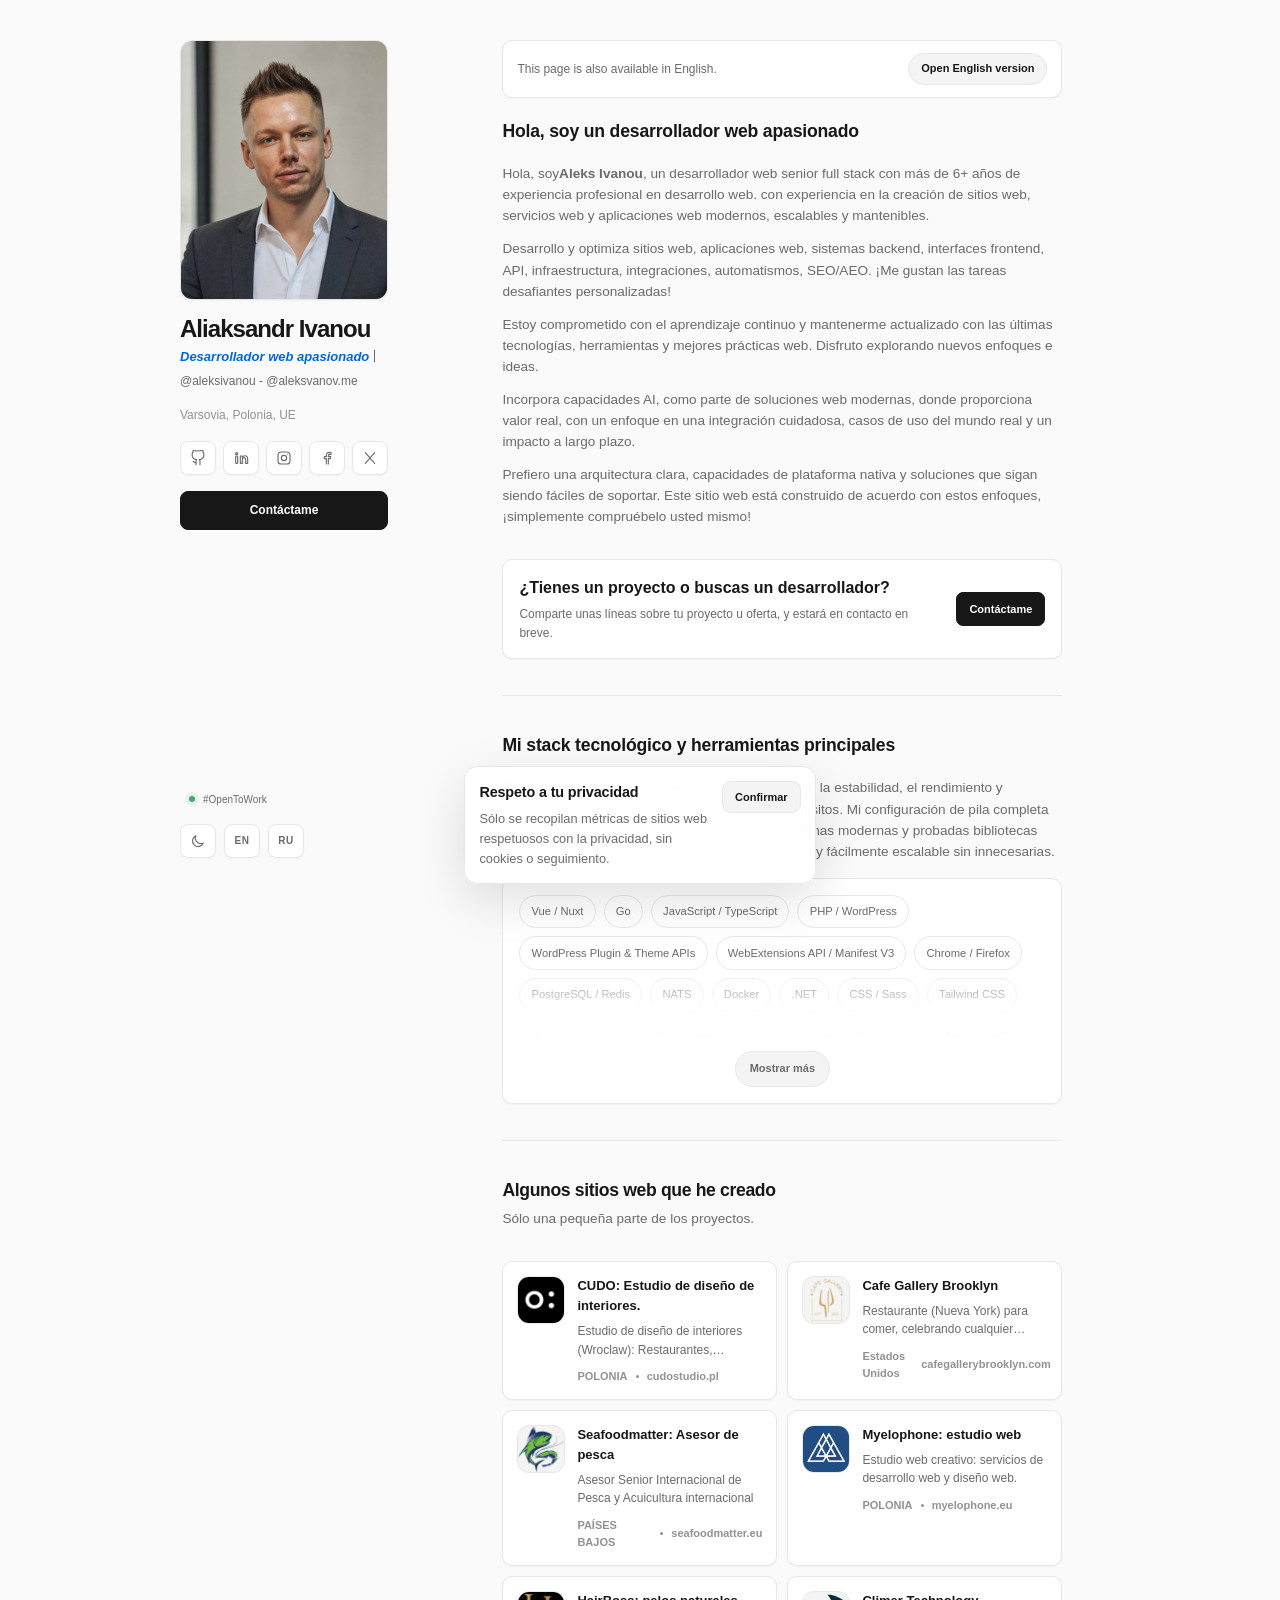
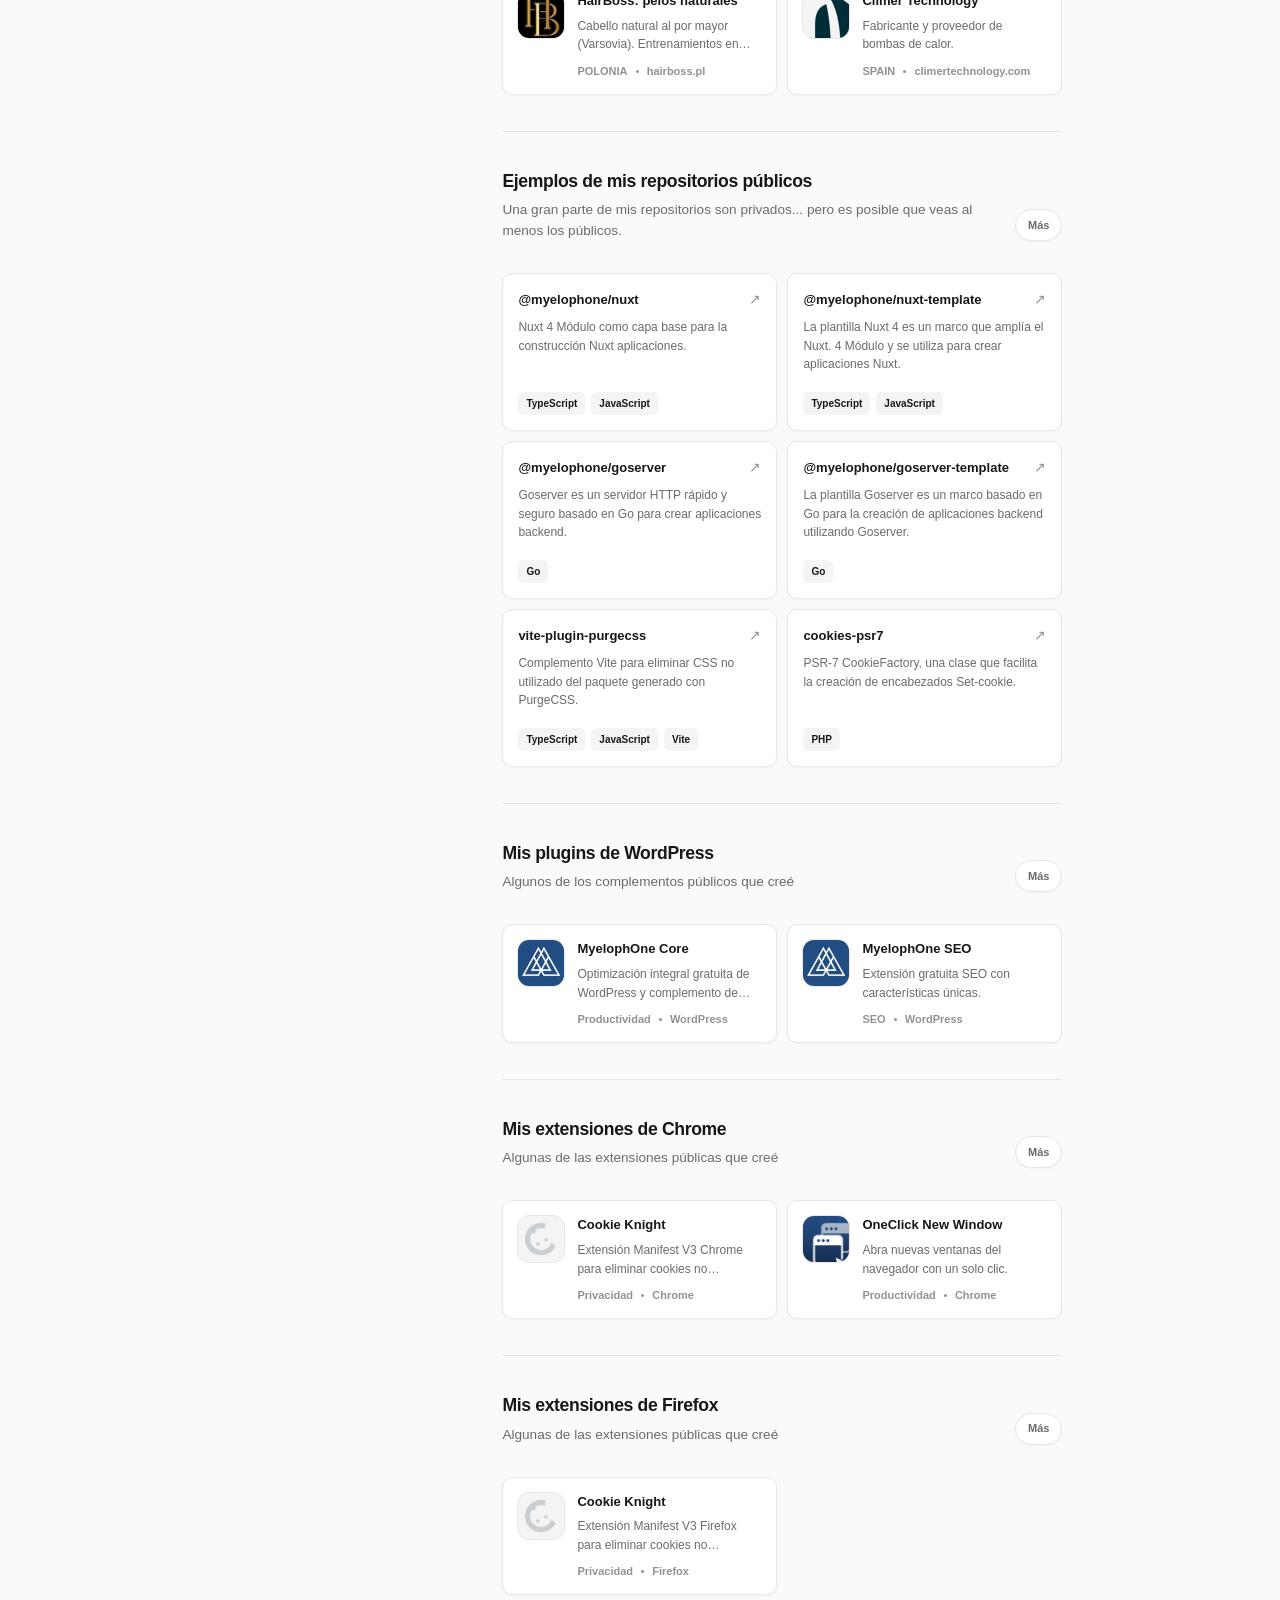
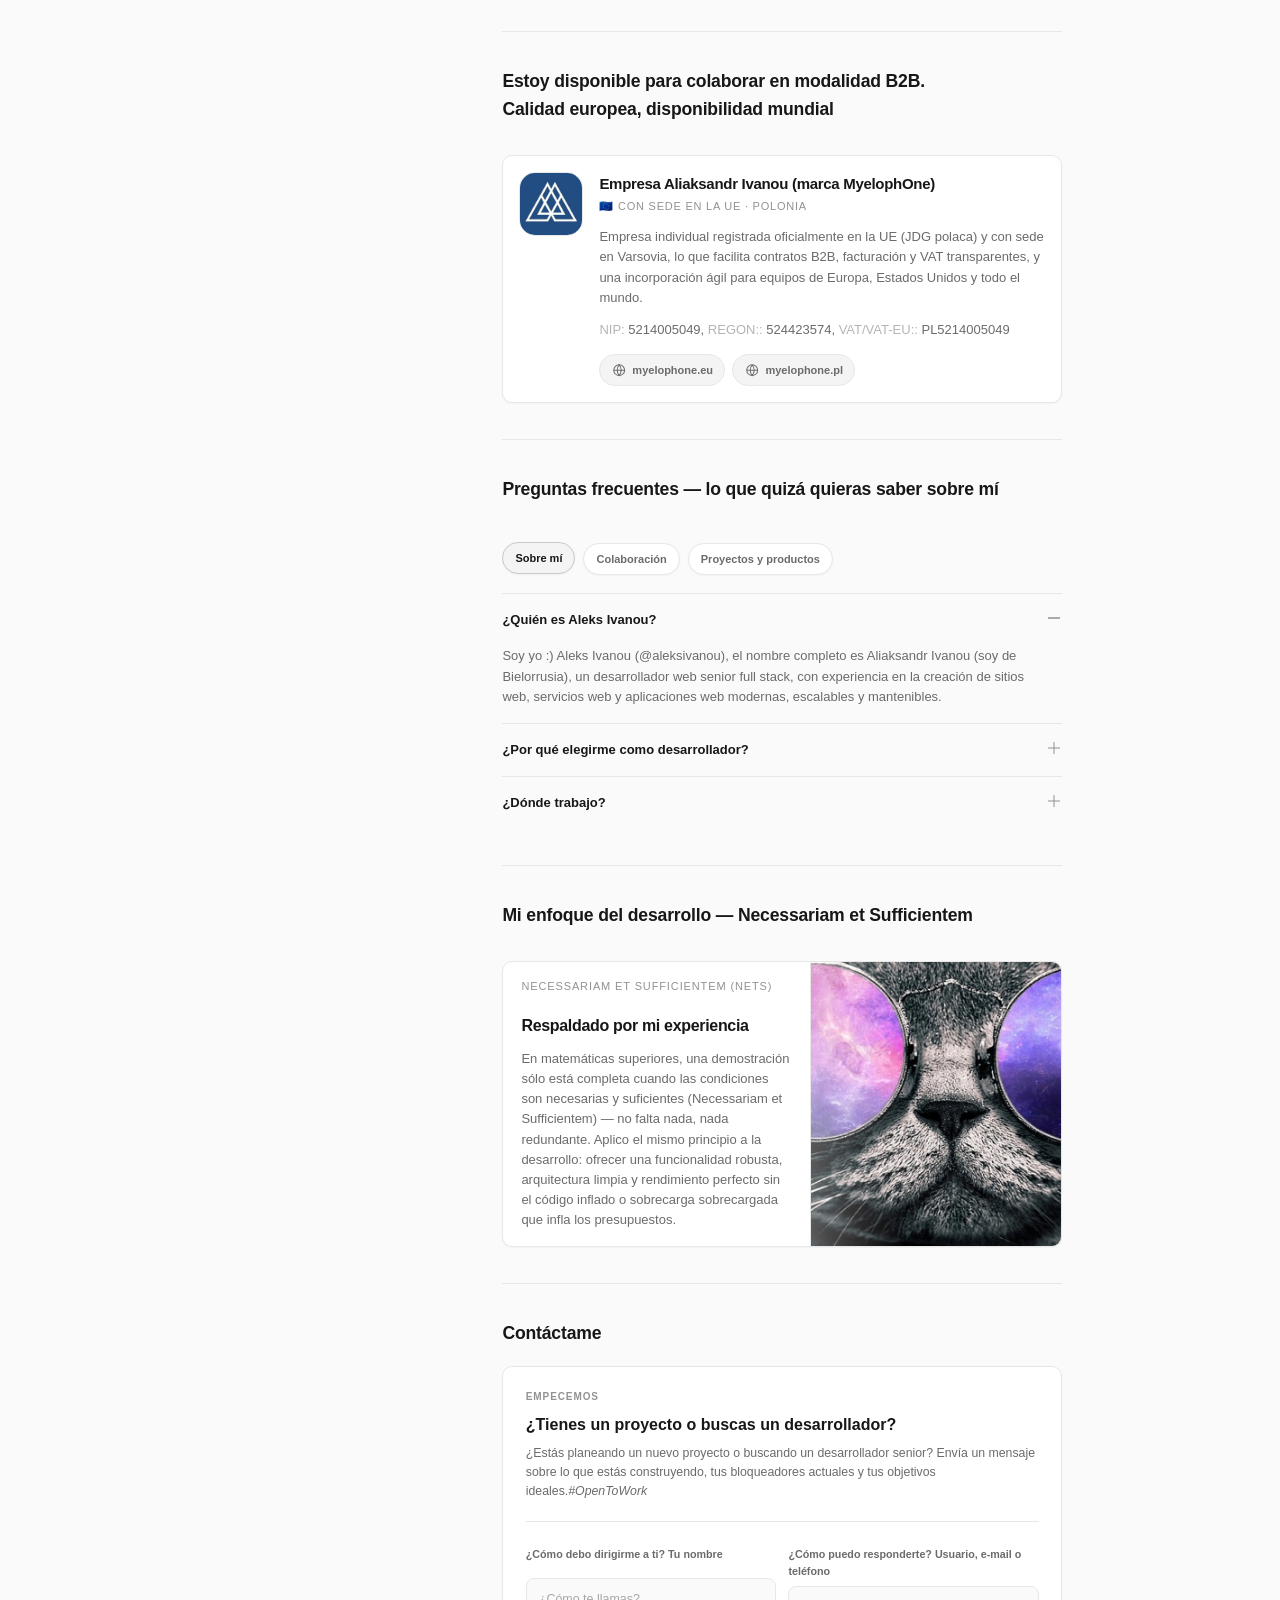
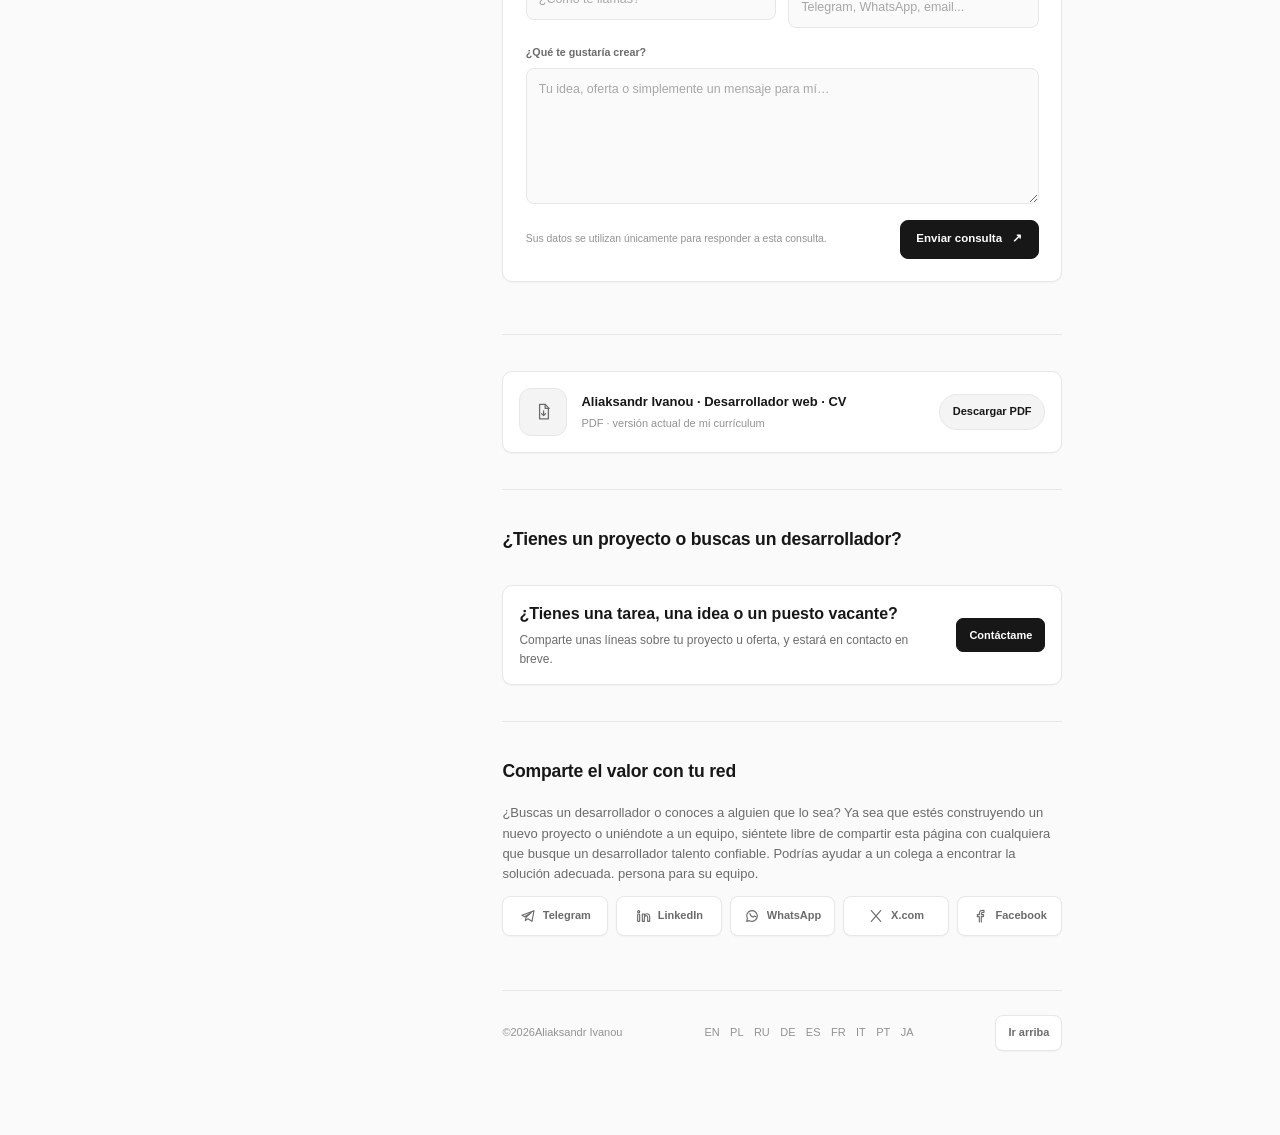
<file: es/index.html>
<!doctype html><html lang="es" class="nojs"><head><meta charset="utf-8"><meta http-equiv="X-UA-Compatible" content="IE=edge,chrome=1"><meta name="viewport" content="width=device-width,initial-scale=1,viewport-fit=cover"><title>Aliaksandr Ivanou ⚡ desarrollador full stack</title><meta name="description" content="Sitio personal del desarrollador full stack Aleks Ivanou (@aleksivanou). Desarrollo web integral para necesidades empresariales de cualquier complejidad: desde la arquitectura hasta el despliegue. Fundador de MyelophOne. ¡Hablemos de tu proyecto! #OpenToWork #MyelophOne #aleksivanou"><style>.nojs svg{max-width:1rem}.nojs #principleFlip,.nojs .mobile-topbar{display:none}:root{--layout-width:57.5rem;--sidebar-width:13.75rem;--content-width:35rem;--layout-gap:clamp(4.25rem, 8vw, 7rem);--desktop-top:2.5rem;--border:#e7e7e7}:root[data-theme=dark]{--border:#292929}.profile{position:fixed;top:var(--desktop-top);bottom:var(--desktop-top);left:max(1.5rem,calc((100vw - var(--layout-width))/ 2));z-index:2;display:flex;width:var(--sidebar-width);min-height:0;overflow-x:hidden;overflow-y:auto;overscroll-behavior-y:contain;scrollbar-width:thin;flex-direction:column;padding-right:.25rem}.content{width:min(var(--content-width),calc(100% - 3rem));margin-left:max(calc(1.5rem + var(--sidebar-width) + var(--layout-gap)),calc((100vw - var(--layout-width))/ 2 + var(--sidebar-width) + var(--layout-gap)));padding-top:var(--desktop-top);padding-bottom:5rem}@media (max-width:51.25rem){.profile{position:relative;top:auto;bottom:auto;left:auto;width:min(calc(100% - 2rem),38.75rem);min-height:100dvh;max-height:none;margin:0 auto;overflow:visible;padding:1.5rem 0 calc(1.125rem + env(safe-area-inset-bottom));align-items:center}.content{width:min(calc(100% - 2rem),38.75rem);margin:0 auto;padding:3.5rem 0 0;border-top:.0625rem solid var(--border)}}@media (max-width:32.5rem){.content,.profile{width:min(calc(100% - 1.75rem),38.75rem)}.content{padding-top:2.75rem}}@media (max-height:43.75rem) and (min-width:51.3125rem){.profile{top:1.25rem;bottom:1.25rem}.content{padding-top:1.25rem}}@media print{.profile{position:static;float:left;width:11.25rem;height:auto;overflow:visible;margin-right:1.75rem;padding:0}.content{width:auto;margin:0;padding:0}}body,html{max-width:100%!important;margin:0}body{font-family:-apple-system,system-ui,BlinkMacSystemFont,"Segoe UI",Roboto,Oxygen,Ubuntu,sans-serif,color-emoji;background-color:#fff;color:#555;font-weight:400;overflow-x:hidden!important}img{max-width:100%!important;height:auto;display:block}html{height:auto;font-size:15px;-webkit-text-size-adjust:100%;text-size-adjust:100%}body{min-height:100dvh;font-size:1rem;position:relative}@media screen and (min-width:768px){html{font-size:16px}}@media screen and (min-width:1500px){html{font-size:17px}}@media screen and (min-width:1920px){html{font-size:18px}}@media screen and (min-width:2560px){html{font-size:20px}}@media screen and (max-height:650px){html{font-size:15px}}@media screen and (max-height:480px){html{font-size:14px}}</style><meta name="keywords" content="Aliaksandr Ivanou, Aleks Ivanou, aleksivanou, desarrollador frontend, desarrollador web, propietario de MyelophOne"><meta name="author" content="Aliaksandr Ivanou"><meta name="robots" content="index, follow"><meta name="color-scheme" content="light dark"><meta name="theme-color" content="#fafafa" id="themeColor"><meta name="referrer" content="strict-origin-when-cross-origin"><meta name="format-detection" content="telephone=no, address=no, email=no"><meta http-equiv="x-dns-prefetch-control" content="on"><link rel="canonical" href="https://aleksivanov.me/es/"><link rel="alternate" hreflang="ru" href="https://aleksivanov.me/ru/"><link rel="alternate" hreflang="pl" href="https://aleksivanov.me/pl/"><link rel="alternate" hreflang="de" href="https://aleksivanov.me/de/"><link rel="alternate" hreflang="it" href="https://aleksivanov.me/it/"><link rel="alternate" hreflang="fr" href="https://aleksivanov.me/fr/"><link rel="alternate" hreflang="es" href="https://aleksivanov.me/es/"><link rel="alternate" hreflang="pt" href="https://aleksivanov.me/pt/"><link rel="alternate" hreflang="ja" href="https://aleksivanov.me/ja/"><link rel="alternate" hreflang="en" href="https://aleksivanov.me/"><link rel="alternate" hreflang="x-default" href="https://aleksivanov.me/"><link rel="preload" as="image" href="/assets/img/portrait-bashful-right-up.jpg" fetchpriority="low"><meta property="og:type" content="profile"><meta property="og:locale" content="es_ES"><meta property="og:site_name" content="Aliaksandr Ivanou ⚡ desarrollador full stack"><meta property="og:title" content="Aliaksandr Ivanou ⚡ desarrollador full stack"><meta property="og:description" content="Sitio personal del desarrollador full stack Aleks Ivanou (@aleksivanou). Desarrollo web integral para necesidades empresariales de cualquier complejidad: desde la arquitectura hasta el despliegue. Fundador de MyelophOne. ¡Hablemos de tu proyecto! #OpenToWork #MyelophOne #aleksivanou"><meta property="og:url" content="https://aleksivanov.me/es/"><meta property="og:image" content="https://aleksivanov.me/assets/img/social-cover.png"><meta property="og:image:alt" content="Aliaksandr Ivanou ⚡ desarrollador full stack"><meta property="profile:first_name" content="Aleks"><meta property="profile:last_name" content="Ivanou"><meta property="profile:username" content="aleksivanou"><meta name="twitter:card" content="summary_large_image"><meta name="twitter:title" content="Aliaksandr Ivanou ⚡ desarrollador full stack"><meta name="twitter:description" content="Sitio personal del desarrollador full stack Aleks Ivanou (@aleksivanou). Desarrollo web integral para necesidades empresariales de cualquier complejidad: desde la arquitectura hasta el despliegue. Fundador de MyelophOne. ¡Hablemos de tu proyecto! #OpenToWork #MyelophOne #aleksivanou"><meta name="twitter:image" content="https://aleksivanov.me/assets/img/social-cover.png"><link rel="schema.DC" href="http://purl.org/DC/elements/1.1/"><meta name="DC.Title" content="Aliaksandr Ivanou ⚡ desarrollador full stack"><meta name="DC.Subject" content="Aliaksandr Ivanou ⚡ desarrollador full stack"><meta name="DC.Description" content="Sitio personal del desarrollador full stack Aleks Ivanou (@aleksivanou). Desarrollo web integral para necesidades empresariales de cualquier complejidad: desde la arquitectura hasta el despliegue. Fundador de MyelophOne. ¡Hablemos de tu proyecto! #OpenToWork #MyelophOne #aleksivanou"><meta name="DC.Contributor" content="https://aleksivanov.me"><meta name="DC.Date" content="2026-08-12"><meta name="DC.Identifier" content="https://aleksivanov.me"><meta name="DC.Publisher.url" content="https://aleksivanov.me"><meta name="DC.Type" content="Text"><meta name="DC.Format" content="text/html"><meta name="DC.Language" content="es_ES"><meta name="DC.coverage" content="World"><link rel="apple-touch-icon" sizes="57x57" href="/assets/favicon/apple-icon-57x57.png"><link rel="apple-touch-icon" sizes="60x60" href="/assets/favicon/apple-icon-60x60.png"><link rel="apple-touch-icon" sizes="72x72" href="/assets/favicon/apple-icon-72x72.png"><link rel="apple-touch-icon" sizes="76x76" href="/assets/favicon/apple-icon-76x76.png"><link rel="apple-touch-icon" sizes="114x114" href="/assets/favicon/apple-icon-114x114.png"><link rel="apple-touch-icon" sizes="120x120" href="/assets/favicon/apple-icon-120x120.png"><link rel="apple-touch-icon" sizes="144x144" href="/assets/favicon/apple-icon-144x144.png"><link rel="apple-touch-icon" sizes="152x152" href="/assets/favicon/apple-icon-152x152.png"><link rel="apple-touch-icon" sizes="180x180" href="/assets/favicon/apple-icon-180x180.png"><link rel="icon" type="image/png" sizes="192x192" href="/assets/favicon/android-icon-192x192.png"><link rel="icon" type="image/png" sizes="32x32" href="/assets/favicon/favicon-32x32.png"><link rel="icon" type="image/png" sizes="96x96" href="/assets/favicon/favicon-96x96.png"><link rel="icon" type="image/png" sizes="16x16" href="/assets/favicon/favicon-16x16.png"><link rel="manifest" href="/manifest.json"><meta name="msapplication-TileColor" content="#ffffff"><meta name="msapplication-TileImage" content="/assets/favicon/ms-icon-144x144.png"><meta name="theme-color" content="#ffffff"><script type="application/ld+json">{"@context":"https://schema.org","@graph":[{"@context":"https://schema.org","@type":"Person","@id":"https://aleksivanov.me/#person","name":"Aliaksandr Ivanou","url":"https://aleksivanov.me/","image":"https://aleksivanov.me/assets/img/portrait-positive-calm.jpg","jobTitle":"desarrollador full stack","description":"Sitio personal del desarrollador full stack Aleks Ivanou (@aleksivanou). Desarrollo web integral para necesidades empresariales de cualquier complejidad: desde la arquitectura hasta el despliegue. Fundador de MyelophOne. ¡Hablemos de tu proyecto! #OpenToWork #MyelophOne #aleksivanou","email":"mailto:aleks@meph.one","sameAs":["https://github.com/aleksivanou","https://www.facebook.com/aleksivanov.me","https://www.instagram.com/aleksivanov.me/","https://www.youtube.com/@aleksivanou","https://x.com/aleksivanou","https://www.tiktok.com/@aleksivanov.me","https://www.linkedin.com/in/aleksivanou/","https://www.pinterest.com/aleksivanou/","https://www.reddit.com/user/aleksivanou","https://dribbble.com/aleksivanou","https://teletype.in/@aleksivanov.me","https://tenchat.ru/aleksivanou","https://vk.com/aleksivanou"],"owns":{"@id":"https://myeloph.one/#organization"},"worksFor":{"@id":"https://myeloph.one/#organization"},"hasOccupation":{"@type":"Occupation","name":"CEO, MyelophOne"},"knowsLanguage":["ru","en","be","pl","de"],"homeLocation":{"@type":"City","name":"Warsaw","containedInPlace":{"@type":"Country","name":"Poland"}},"knowsAbout":["Nuxt.js","React","Vue.js","CSS","SCSS","JavaScript","TypeScript","Node.js","Go","PostgreSQL","Frontend Development","Backend Development","Web Performance","Web Accessibility","Microservices Architecture","Responsive Web Design","Vue / Nuxt","JavaScript / TypeScript","PHP / WordPress","WordPress Plugin & Theme APIs","WebExtensions API / Manifest V3","Chrome / Firefox","PostgreSQL / Redis","NATS","Docker",".NET","CSS / Sass","Tailwind CSS","Preact","React Native","Java","Node.js / Express.js","Vite / PurgeCSS","Composer / PSR-7","Python","Git / GitHub Actions","MySQL / MongoDB","Azure","Jest / Vitest / Playwright","Sentry","Zustand","HTML5 / CSS3"],"alternateName":["@aleksivanou","Aleks Ivanou","Alex Ivanou","Aliaksandr Ivanou","Alexander Ivanou","Aleks Ivanov","Alex Ivanov","Aliaksandr Ivanov","Alexander Ivanov","Алекс Иванов","Алекс Иванов Миелофон","Александр Иванов","Александр Иванов Миелофон","Аляксандр Іваноў","Алекс Іваноў","IVANOU ALIAKSANDR","IVANOV ALEKS","IVANOU ALEKS","IVANOV ALEX","IVANOU ALEX","IVANOV ALEXANDER","IVANOU ALEXANDER","Aliaksandr Ivanov - fullstack developer","Aliaksandr Ivanou - fullstack developer","Aleks Ivanou - fullstack developer","Aleks Ivanov - fullstack developer","Aliaksandr Ivanou MyelophOne","Aleks Ivanou MyelophOne","Aleks Ivanov MyelophOne","aleksivanou","aleksivanov.me"]},{"@type":"Organization","@id":"https://myeloph.one/#organization","name":"MyelophOne","url":"https://myeloph.one","legalName":"Aliaksandr Ivanou","description":"Creative web studio","logo":"https://aleksivanov.me/assets/img/myelophone.jpg","email":"mailto:studio@myeloph.one","foundingDate":"2020-05-26","sameAs":["https://github.com/MyelophOne","https://myelophone.eu/","https://myelophone.pl/"],"taxID":"5214005049","vatID":"PL5214005049","identifier":{"@type":"PropertyValue","propertyID":"REGON","value":"524423574"},"founder":{"@id":"https://aleksivanov.me/#person"},"brand":{"@type":"Brand","name":"MyelophOne"},"alternateName":["MyelophOne","@MyelophOne","Myeloph.One","@Myeloph.One","MelophOne","Meloph.One","MephOne","Meph.One","Миелофон","МиелофонЪ","Aliaksandr Ivanou JDG"]},{"@context":"https://schema.org","@type":"WebSite","@id":"https://aleksivanov.me/#website","name":"Aleks Ivanou","alternateName":["aleksivanov.me","@aleksivanou"],"inLanguage":["en","pl","ru","de","es","fr","it","pt","ja"],"url":"https://aleksivanov.me/","publisher":{"@id":"https://aleksivanov.me/#person"}},{"@type":"ProfilePage","@id":"https://aleksivanov.me/es/#profile","url":"https://aleksivanov.me/es/","inLanguage":"es","mainEntity":{"@id":"https://aleksivanov.me/#person"},"isPartOf":{"@id":"https://aleksivanov.me/#website"}},{"@type":"ItemList","@id":"https://aleksivanov.me/#software-projects","name":"MyelophOne open-source projects","itemListElement":[{"@type":"ListItem","position":1,"item":{"@type":"SoftwareSourceCode","@id":"https://github.com/MyelophOne/nuxt#software","name":"@myelophone/nuxt","codeRepository":"https://github.com/MyelophOne/nuxt","programmingLanguage":["TypeScript","JavaScript"],"author":{"@id":"https://aleksivanov.me/#person"},"sourceOrganization":{"@id":"https://myeloph.one/#organization"}}},{"@type":"ListItem","position":2,"item":{"@type":"SoftwareSourceCode","@id":"https://github.com/MyelophOne/nuxt-template#software","name":"@myelophone/nuxt-template","codeRepository":"https://github.com/MyelophOne/nuxt-template","programmingLanguage":["TypeScript","JavaScript"],"author":{"@id":"https://aleksivanov.me/#person"},"sourceOrganization":{"@id":"https://myeloph.one/#organization"}}},{"@type":"ListItem","position":3,"item":{"@type":"SoftwareSourceCode","@id":"https://github.com/MyelophOne/goserver#software","name":"@myelophone/goserver","codeRepository":"https://github.com/MyelophOne/goserver","programmingLanguage":"Go","author":{"@id":"https://aleksivanov.me/#person"},"sourceOrganization":{"@id":"https://myeloph.one/#organization"}}},{"@type":"ListItem","position":4,"item":{"@type":"SoftwareSourceCode","@id":"https://github.com/MyelophOne/goserver-template#software","name":"@myelophone/goserver-template","codeRepository":"https://github.com/MyelophOne/goserver-template","programmingLanguage":"Go","author":{"@id":"https://aleksivanov.me/#person"},"sourceOrganization":{"@id":"https://myeloph.one/#organization"}}},{"@type":"ListItem","position":5,"item":{"@type":"SoftwareSourceCode","@id":"https://github.com/MyelophOne/vite-plugin-purgecss#software","name":"vite-plugin-purgecss","codeRepository":"https://github.com/MyelophOne/vite-plugin-purgecss","programmingLanguage":["TypeScript","JavaScript"],"author":{"@id":"https://aleksivanov.me/#person"},"sourceOrganization":{"@id":"https://myeloph.one/#organization"}}},{"@type":"ListItem","position":6,"item":{"@type":"SoftwareSourceCode","@id":"https://github.com/MyelophOne/cookies-psr7#software","name":"cookies-psr7","codeRepository":"https://github.com/MyelophOne/cookies-psr7","programmingLanguage":"PHP","author":{"@id":"https://aleksivanov.me/#person"},"sourceOrganization":{"@id":"https://myeloph.one/#organization"}}}]},{"@type":"FAQPage","@id":"https://aleksivanov.me/es/#faq","mainEntity":[{"@type":"Question","name":"¿Quién es Aleks Ivanou?","acceptedAnswer":{"@type":"Answer","text":"Soy yo :) Aleks Ivanou (@aleksivanou), el nombre completo es Aliaksandr Ivanou (soy de Bielorrusia), un desarrollador web senior full stack, con experiencia en la creación de sitios web, servicios web y aplicaciones web modernas, escalables y mantenibles."}},{"@type":"Question","name":"¿Por qué elegirme como desarrollador?","acceptedAnswer":{"@type":"Answer","text":"Reúno experiencia, creatividad y sólida técnica. resolución de problemas. construye complejo, soluciones escalables con enfoque en rendimiento, optimización, limpieza arquitectura y gran usuario. experiencia."}},{"@type":"Question","name":"¿Dónde trabajo?","acceptedAnswer":{"@type":"Answer","text":"Vivo en Varsovia, Polonia (UE), y trabajar con clientes en todo el mundo. Yo también colaborar remotamente con empresas, startups, proyectos B2B, y equipos en diferentes países y zonas horarias."}},{"@type":"Question","name":"Aleks Ivanou — desarrollador web full-stack","acceptedAnswer":{"@type":"Answer","text":"Soy un desarrollador senior full-stack que prospera resolviendo complejos desafíos técnicos, desenredar arquitecturas desordenadas y trayendo ideas ambiciosas a la vida."}},{"@type":"Question","name":"Aleks Ivanou — fundador y propietario de la marca MyelophOne","acceptedAnswer":{"@type":"Answer","text":"Fundador y propietario de MyelophOne (@myeloph.one) - desarrollo web creativo centrado en lo modernos sitios web, productos digitales y Desarrollo web a medida."}},{"@type":"Question","name":"Aleks Ivanou — desarrollador de extensiones para Chrome","acceptedAnswer":{"@type":"Answer","text":"Creo y desarrollo Chrome extensiones y herramientas del navegador, desde utilidades de productividad ligeras a soluciones personalizadas más avanzadas (como OneClick New Window y Cookie Knight), disponibles en el Chrome Web Store."}},{"@type":"Question","name":"Aleks Ivanou — desarrollador de extensiones para Firefox","acceptedAnswer":{"@type":"Answer","text":"Creo y desarrollo Firefox extensiones y herramientas personalizadas para varios navegadores, incluyendo productividad, automatización y soluciones de servicios públicos (como Cookie Knight), disponibles en el Mozilla Add-ons Store."}},{"@type":"Question","name":"Aleks Ivanou — desarrollador de WordPress","acceptedAnswer":{"@type":"Answer","text":"Creo y desarrollo a medida Complementos WordPress enfocados en rendimiento, SEO, automatización y funcionalidad práctica del sitio web (como MyelophOne Core y MyelophOne SEO), disponibles en WordPress.org."}},{"@type":"Question","name":"Aleks Ivanou — desarrollador de @myelophone/nuxt","acceptedAnswer":{"@type":"Answer","text":"Creo y desarrollo componentes front-end y solución personalizada utilizando Nuxt.js, centrándose en el rendimiento, SEO y experiencia de usuario."}},{"@type":"Question","name":"Aleks Ivanou — desarrollador de @myelophone/goserver","acceptedAnswer":{"@type":"Answer","text":"Creo y desarrollo servicio back-end y solución personalizada utilizando Go, centrándose en el rendimiento, escalabilidad y seguridad."}},{"@type":"Question","name":"¿Cómo puedes contactarme?","acceptedAnswer":{"@type":"Answer","text":"Puedes contactarme directamente a través del formulario de contacto de este sitio web o por correo electrónico. Enviar una breve descripción de su proyecto, objetivos y tipo preferido de colaboración, y Me comunicaré contigo en los próximos pasos."}},{"@type":"Question","name":"¿Estoy disponible para colaborar?","acceptedAnswer":{"@type":"Answer","text":"Sí. Estoy abierto a cosas interesantes. proyectos y oportunidades a largo plazo, sujeto a mis compromisos actuales y cualquier requerimiento período de transición."}},{"@type":"Question","name":"¿Estoy disponible para proyectos a tiempo parcial?","acceptedAnswer":{"@type":"Answer","text":"Sí. Estoy abierto a tiempo parcial. compromisos, proyectos en curso y colaboraciones flexibles, dependiendo en mis compromisos actuales."}},{"@type":"Question","name":"¿Trabajo en modalidad B2B?","acceptedAnswer":{"@type":"Answer","text":"Sí. Trabajo (como el polaco JDG) con empresas y clientes en una base B2B, incluido el trabajo basado en proyectos, desarrollo continuo y colaboraciones a largo plazo."}},{"@type":"Question","name":"¿Cómo podemos trabajar juntos?","acceptedAnswer":{"@type":"Answer","text":"Podemos trabajar juntos en un proyecto fijo, un paquete de desarrollo, un compromiso continuo a tiempo parcial, o una colaboración B2B a más largo plazo, dependiendo de tus necesidades."}}]}]}</script><script>(()=>{const e=localStorage.getItem("theme"),t=window.matchMedia("(prefers-color-scheme: dark)").matches?"dark":"light";document.documentElement.dataset.theme=e||t})()</script><link rel="stylesheet" href="/assets/css/styles.css"></head><body id="page-top"><header class="mobile-topbar" id="mobileTopbar"><div class="mobile-topbar-copy"><p class="mobile-topbar-name">Aliaksandr Ivanou</p><p class="mobile-topbar-principle">Necessariam et Sufficientem</p></div><div><a class="mobile-topbar-link" href="https://linkedin.com/in/aleksivanou" target="_blank" rel="me noopener noreferrer" aria-label="LinkedIn"><svg viewBox="0 0 24 24" aria-hidden="true"><rect x="4" y="9" width="3" height="11" rx="1"/><circle cx="5.5" cy="5.5" r="1.5"/><path d="M11 20V9h3v1.8c1-1.5 2.3-2.2 4-2.2 2.7 0 4 1.8 4 5.1V20h-3v-5.7c0-1.9-.7-2.9-2.2-2.9-1.7 0-2.8 1.2-2.8 3.4V20h-3Z"/></svg> </a><a class="mobile-topbar-link" href="https://github.com/aleksivanou" target="_blank" rel="me noopener noreferrer" aria-label="GitHub"><svg viewBox="0 0 24 24" aria-hidden="true"><path d="M15 22v-4a4.8 4.8 0 0 0-1-3.5c3.3-.4 6.8-1.6 6.8-7.4A5.8 5.8 0 0 0 19.3 3 5.4 5.4 0 0 0 19.1 0S17.9-.4 15 1.5a13.4 13.4 0 0 0-6 0C6.1-.4 4.9 0 4.9 0a5.4 5.4 0 0 0-.2 3A5.8 5.8 0 0 0 3.2 7.1c0 5.8 3.5 7 6.8 7.4A4.8 4.8 0 0 0 9 18v4"/><path d="M9 19c-3 .9-3-1.5-4.2-2"/></svg></a></div></header><a class="skip-link" href="#content">Go al contenido</a><aside class="profile" aria-label="Información principal"><div class="profile-main"><div class="portrait-shake" id="portraitShake"><div class="portrait"><span class="portrait-hit-flash" aria-hidden="true"></span> <span class="portrait-fallback" aria-hidden="true">AI</span> <img id="mainPortrait" src="/assets/img/portrait-positive-calm.jpg" data-default-src="/assets/img/portrait-positive-calm.jpg" data-complete-src="/assets/img/portrait-bashful-right-up.jpg" data-fight-images="/assets/img/portrait-bashful.jpg,/assets/img/portrait-curious.jpg,/assets/img/portrait-playful-skepticism.jpg,/assets/img/portrait-pleasant-surprise.jpg,/assets/img/portrait-bashful-right-up.jpg" width="440" height="550" alt="Aliaksandr Ivanou (@aleksivanou) ⚡ MyelophOne fundador y propietario" loading="lazy" decoding="async" fetchpriority="low" onerror="this.hidden=!0"></div></div><div><h1 class="name">Aliaksandr Ivanou</h1><p class="role"><b><i>Desarrollador web apasionado</i></b><span class="typing-caret" aria-hidden="true"></span></p><p class="contact-description">@aleksivanou - @aleksvanov.me</p></div><p class="location">Varsovia, Polonia, UE</p><nav class="social-links" aria-label="Enlaces sociales"><a class="social-link" href="https://github.com/aleksivanou" target="_blank" rel="me noopener noreferrer" aria-label="GitHub"><svg viewBox="0 0 24 24" aria-hidden="true"><path d="M15 22v-4a4.8 4.8 0 0 0-1-3.5c3.3-.4 6.8-1.6 6.8-7.4A5.8 5.8 0 0 0 19.3 3 5.4 5.4 0 0 0 19.1 0S17.9-.4 15 1.5a13.4 13.4 0 0 0-6 0C6.1-.4 4.9 0 4.9 0a5.4 5.4 0 0 0-.2 3A5.8 5.8 0 0 0 3.2 7.1c0 5.8 3.5 7 6.8 7.4A4.8 4.8 0 0 0 9 18v4"/><path d="M9 19c-3 .9-3-1.5-4.2-2"/></svg> </a><a class="social-link" href="https://linkedin.com/in/aleksivanou" target="_blank" rel="me noopener noreferrer" aria-label="LinkedIn"><svg viewBox="0 0 24 24" aria-hidden="true"><rect x="4" y="9" width="3" height="11" rx="1"/><circle cx="5.5" cy="5.5" r="1.5"/><path d="M11 20V9h3v1.8c1-1.5 2.3-2.2 4-2.2 2.7 0 4 1.8 4 5.1V20h-3v-5.7c0-1.9-.7-2.9-2.2-2.9-1.7 0-2.8 1.2-2.8 3.4V20h-3Z"/></svg> </a><a class="social-link" href="https://www.instagram.com/aleksivanov.me/" target="_blank" rel="me noopener noreferrer" aria-label="Instagram"><svg viewBox="0 0 24 24" aria-hidden="true"><rect x="3" y="3" width="18" height="18" rx="5"/><circle cx="12" cy="12" r="4"/><circle cx="17.5" cy="6.5" r=".8" fill="currentColor" stroke="none"/></svg> </a><a class="social-link" href="https://www.facebook.com/aleksivanov.me" target="_blank" rel="me noopener noreferrer" aria-label="Facebook"><svg viewBox="0 0 24 24" aria-hidden="true"><path d="M14 21v-8h3l.5-3H14V8.2c0-1 .4-1.7 1.8-1.7H18V3.8c-.7-.1-1.5-.2-2.4-.2-2.8 0-4.6 1.7-4.6 4.8V10H8v3h3v8"/></svg> </a><a class="social-link" href="https://x.com/aleksivanou" target="_blank" rel="me noopener noreferrer" aria-label="X.com"><svg viewBox="0 0 24 24" aria-hidden="true"><path d="M5 4l14 16M19 4 5 20"/></svg></a></nav><a class="contact-link" href="#contact-form-root">Contáctame</a></div><div class="profile-footer"><span class="availability">#OpenToWork</span><div class="profile-controls" aria-label="Ajustes de página"><button class="theme-toggle" id="themeToggle" type="button" aria-label="tema alternativo"><svg class="moon-icon" viewBox="0 0 24 24" fill="none" aria-hidden="true"><path d="M20 15.2A8.5 8.5 0 0 1 8.8 4 8.5 8.5 0 1 0 20 15.2Z" stroke="currentColor" stroke-width="1.7" stroke-linecap="round" stroke-linejoin="round"/></svg> <svg class="sun-icon" viewBox="0 0 24 24" fill="none" aria-hidden="true"><circle cx="12" cy="12" r="3.5" stroke="currentColor" stroke-width="1.7"/><path d="M12 2v2m0 16v2M4.93 4.93l1.42 1.42m11.3 11.3 1.42 1.42M2 12h2m16 0h2M4.93 19.07l1.42-1.42m11.3-11.3 1.42-1.42" stroke="currentColor" stroke-width="1.7" stroke-linecap="round"/></svg></button> <a class="language-link" href="/en/" hreflang="en" lang="en" aria-label="English version">EN</a> <a class="language-link" href="/ru/" hreflang="ru" lang="ru" aria-label="Русская версия">RU</a></div></div></aside><button class="principle" id="principleFlip" type="button" aria-label="huevo de pascua">Necessariam et Sufficientem</button><main class="content" id="content"><section class="section" aria-labelledby="about-title"><div class="language-notice" id="languageNotice" data-nosnippet aria-live="polite"><span id="languageNoticeText"></span> <a class="language-notice-link" id="languageNoticeLink" href="/" hreflang="en" lang="en">EN</a></div><h2 class="section-title" id="about-title">Hola, soy un desarrollador web apasionado</h2><p class="prose">Hola, soy<b>Aleks Ivanou</b>, un desarrollador web senior full stack con más de <span class="expyears">6</span>+ años de experiencia profesional en desarrollo web. con experiencia en la creación de sitios web, servicios web y aplicaciones web modernos, escalables y mantenibles.</p><p class="prose">Desarrollo y optimiza sitios web, aplicaciones web, sistemas backend, interfaces frontend, API, infraestructura, integraciones, automatismos, SEO/AEO. ¡Me gustan las tareas desafiantes personalizadas!</p><p class="prose">Estoy comprometido con el aprendizaje continuo y mantenerme actualizado con las últimas tecnologías, herramientas y mejores prácticas web. Disfruto explorando nuevos enfoques e ideas.</p><p class="prose">Incorpora capacidades AI, como parte de soluciones web modernas, donde proporciona valor real, con un enfoque en una integración cuidadosa, casos de uso del mundo real y un impacto a largo plazo.</p><p class="prose">Prefiero una arquitectura clara, capacidades de plataforma nativa y soluciones que sigan siendo fáciles de soportar. Este sitio web está construido de acuerdo con estos enfoques, ¡simplemente compruébelo usted mismo!</p><div class="contact-card" style="margin-top:2rem"><div><h5 class="contact-title">¿Tienes un proyecto o buscas un desarrollador?</h5><p class="contact-description">Comparte unas líneas sobre tu proyecto u oferta, y estará en contacto en breve.</p></div><a class="contact-button" href="#contact-form-root">Contáctame</a></div></section><section class="section" aria-labelledby="logos-title"><h4 class="section-title" id="logos-title">Mi stack tecnológico y herramientas principales</h4><div class="desc-card"><p class="contact-description">Elijo herramientas frontend y backend en función de la estabilidad, el rendimiento y eficiencia del mundo real y, por supuesto, sus requisitos. Mi configuración de pila completa se basa en marcos probados en el tiempo, plataformas modernas y probadas bibliotecas para construir aplicaciones de forma rápida, segura y fácilmente escalable sin innecesarias.</p></div><div class="story-card" id="storyCard"><div class="story-content" id="storyContent"><ul class="tag-list" aria-label="Tecnologías"><li>Vue / Nuxt</li><li>Go</li><li>JavaScript / TypeScript</li><li>PHP / WordPress</li><li>WordPress Plugin &amp; Theme APIs</li><li>WebExtensions API / Manifest V3</li><li>Chrome / Firefox</li><li>PostgreSQL / Redis</li><li>NATS</li><li>Docker</li><li>.NET</li><li>CSS / Sass</li><li>Tailwind CSS</li><li>React</li><li>Preact</li><li>React Native</li><li>Java</li><li>Node.js / Express.js</li><li>Vite / PurgeCSS</li><li>Composer / PSR-7</li><li>Python</li><li>Git / GitHub Actions</li><li>MySQL / MongoDB</li><li>Azure</li><li>Jest / Vitest / Playwright</li><li>Sentry</li><li>Zustand</li><li>HTML5 / CSS3</li></ul></div><div class="story-footer"><button class="story-toggle" id="storyToggle" type="button" aria-expanded="false" aria-controls="storyContent"><span>Mostrar más</span></button></div></div></section><section class="section" aria-labelledby="websites-title"><div class="extensions-head"><div><h4 class="extensions-heading" id="websites-title">Algunos sitios web que he creado</h4><p class="extensions-subtitle">Sólo una pequeña parte de los proyectos.</p></div></div><div class="extensions-grid"><a class="extension-card" href="https://cudostudio.pl/" aria-label="Abrir el sitio cudostudio.pl de @aleksivanou" target="_blank" rel="noopener noreferrer"><span class="extension-icon"><img src="/assets/img/cudo.png" width="96" height="96" alt="" loading="lazy" decoding="async" onerror="this.hidden=!0"> <span class="extension-icon-fallback" aria-hidden="true">CUDO</span> </span><span><h6 class="extension-title">CUDO: Estudio de diseño de interiores.</h6><p class="extension-description">Estudio de diseño de interiores (Wroclaw): Restaurantes, Oficinas, Espacios Comerciales</p><span class="extension-meta">POLONIA<span class="extension-meta-dot" aria-hidden="true"></span>cudostudio.pl</span> </span></a><a class="extension-card" href="https://cafegallerybrooklyn.com/" aria-label="Abrir el sitio cafegallerybrooklyn.com de @aleksivanou" target="_blank" rel="noopener noreferrer"><span class="extension-icon"><img src="/assets/img/cafegallery.png" width="96" height="96" alt="" loading="lazy" decoding="async" onerror="this.hidden=!0"> <span class="extension-icon-fallback" aria-hidden="true">CG</span> </span><span><h6 class="extension-title">Cafe Gallery Brooklyn</h6><p class="extension-description">Restaurante (Nueva York) para comer, celebrando cualquier evento o ordenando entrega</p><span class="extension-meta">Estados Unidos<span class="extension-meta-dot" aria-hidden="true"></span>cafegallerybrooklyn.com</span> </span></a><a class="extension-card" href="https://seafoodmatter.eu/" aria-label="Abrir el sitio seafoodmatter.eu de @aleksivanou" target="_blank" rel="noopener noreferrer"><span class="extension-icon"><img src="/assets/img/seafoodmatter.png" width="96" height="96" alt="" loading="lazy" decoding="async" onerror="this.hidden=!0"> <span class="extension-icon-fallback" aria-hidden="true">SM</span> </span><span><h6 class="extension-title">Seafoodmatter: Asesor de pesca</h6><p class="extension-description">Asesor Senior Internacional de Pesca y Acuicultura internacional</p><span class="extension-meta">PAÍSES BAJOS<span class="extension-meta-dot" aria-hidden="true"></span>seafoodmatter.eu</span> </span></a><a class="extension-card" href="https://myelophone.eu/" aria-label="Abrir el sitio myelophone.eu de @aleksivanou" target="_blank" rel="noopener noreferrer"><span class="extension-icon"><img src="/assets/img/myelophone.jpg" width="96" height="96" alt="" loading="lazy" decoding="async" onerror="this.hidden=!0"> <span class="extension-icon-fallback" aria-hidden="true">MI</span> </span><span><h6 class="extension-title">Myelophone: estudio web</h6><p class="extension-description">Estudio web creativo: servicios de desarrollo web y diseño web.</p><span class="extension-meta">POLONIA<span class="extension-meta-dot" aria-hidden="true"></span>myelophone.eu</span> </span></a><a class="extension-card" href="https://hairboss.pl/" aria-label="Abrir el sitio hairboss.pl de @aleksivanou" target="_blank" rel="noopener noreferrer"><span class="extension-icon"><img src="/assets/img/hairboss.jpg" width="96" height="96" alt="" loading="lazy" decoding="async" onerror="this.hidden=!0"> <span class="extension-icon-fallback" aria-hidden="true">HB</span> </span><span><h6 class="extension-title">HairBoss: pelos naturales</h6><p class="extension-description">Cabello natural al por mayor (Varsovia). Entrenamientos en extensiones de cabello.</p><span class="extension-meta">POLONIA<span class="extension-meta-dot" aria-hidden="true"></span>hairboss.pl</span> </span></a><a class="extension-card" href="https://climertechnology.com/" aria-label="Abrir el sitio climertechnology.com de @aleksivanou" target="_blank" rel="noopener noreferrer"><span class="extension-icon"><img src="/assets/img/climer.png" width="96" height="96" alt="" loading="lazy" decoding="async" onerror="this.hidden=!0"> <span class="extension-icon-fallback" aria-hidden="true">tomografía computarizada</span> </span><span><h6 class="extension-title">Climer Technology</h6><p class="extension-description">Fabricante y proveedor de bombas de calor.</p><span class="extension-meta">SPAIN<span class="extension-meta-dot" aria-hidden="true"></span>climertechnology.com</span></span></a></div></section><section class="section" aria-labelledby="repos-title"><div class="extensions-head"><div><h3 class="extensions-heading" id="repos-title">Ejemplos de mis repositorios públicos</h3><p class="extensions-subtitle">Una gran parte de mis repositorios son privados... pero es posible que veas al menos los públicos.</p></div><a class="extensions-more" href="https://github.com/orgs/MyelophOne/repositories" target="_blank">Más</a></div><div class="projects"><a class="project" href="https://github.com/MyelophOne/nuxt" aria-label="Abrir el proyecto Nuxt" target="_blank"><div class="project-header"><h6 class="project-title">@myelophone/nuxt</h6><span class="project-arrow" aria-hidden="true">↗</span></div><p class="project-description">Nuxt 4 Módulo como capa base para la construcción Nuxt aplicaciones.</p><div class="tags" aria-label="Tecnologías del proyecto"><span class="tag">TypeScript</span> <span class="tag">JavaScript</span></div></a><a class="project" href="https://github.com/MyelophOne/nuxt-template" aria-label="Abrir el proyecto Nuxt Template" target="_blank"><div class="project-header"><h6 class="project-title">@myelophone/nuxt-template</h6><span class="project-arrow" aria-hidden="true">↗</span></div><p class="project-description">La plantilla Nuxt 4 es un marco que amplía el Nuxt. 4 Módulo y se utiliza para crear aplicaciones Nuxt.</p><div class="tags" aria-label="Tecnologías del proyecto"><span class="tag">TypeScript</span> <span class="tag">JavaScript</span></div></a><a class="project" href="https://github.com/MyelophOne/goserver" aria-label="Abrir el proyecto Goserver" target="_blank"><div class="project-header"><h6 class="project-title">@myelophone/goserver</h6><span class="project-arrow" aria-hidden="true">↗</span></div><p class="project-description">Goserver es un servidor HTTP rápido y seguro basado en Go para crear aplicaciones backend.</p><div class="tags" aria-label="Tecnologías del proyecto"><span class="tag">Go</span></div></a><a class="project" href="https://github.com/MyelophOne/goserver-template" aria-label="Abrir el proyecto Goserver Template" target="_blank"><div class="project-header"><h6 class="project-title">@myelophone/goserver-template</h6><span class="project-arrow" aria-hidden="true">↗</span></div><p class="project-description">La plantilla Goserver es un marco basado en Go para la creación de aplicaciones backend utilizando Goserver.</p><div class="tags" aria-label="Tecnologías del proyecto"><span class="tag">Go</span></div></a><a class="project" href="https://github.com/MyelophOne/vite-plugin-purgecss" aria-label="Abrir vite-plugin-purgecss" target="_blank"><div class="project-header"><h6 class="project-title">vite-plugin-purgecss</h6><span class="project-arrow" aria-hidden="true">↗</span></div><p class="project-description">Complemento Vite para eliminar CSS no utilizado del paquete generado con PurgeCSS.</p><div class="tags" aria-label="Tecnologías del proyecto"><span class="tag">TypeScript</span> <span class="tag">JavaScript</span> <span class="tag">Vite</span></div></a><a class="project" href="https://github.com/MyelophOne/cookies-psr7" aria-label="Abrir cookies-psr7" target="_blank"><div class="project-header"><h6 class="project-title">cookies-psr7</h6><span class="project-arrow" aria-hidden="true">↗</span></div><p class="project-description">PSR-7 CookieFactory, una clase que facilita la creación de encabezados Set-cookie.</p><div class="tags" aria-label="Tecnologías del proyecto"><span class="tag">PHP</span></div></a></div></section><section class="section" aria-labelledby="wordpress-title"><div class="extensions-head"><div><h4 class="extensions-heading" id="wordpress-title">Mis plugins de WordPress</h4><p class="extensions-subtitle">Algunos de los complementos públicos que creé</p></div><a class="extensions-more" href="https://profiles.wordpress.org/myelophone/" target="_blank">Más</a></div><div class="extensions-grid"><a class="extension-card" href="https://wordpress.org/plugins/myelophone-core/" aria-label="Abrir el plugin Myelophone Core" target="_blank"><span class="extension-icon"><img src="/assets/img/myelophone.jpg" width="96" height="96" alt="" loading="lazy" decoding="async" onerror="this.hidden=!0"> <span class="extension-icon-fallback" aria-hidden="true">MC</span> </span><span><h3 class="extension-title">MyelophOne Core</h3><p class="extension-description">Optimización integral gratuita de WordPress y complemento de gestión.</p><span class="extension-meta">Productividad<span class="extension-meta-dot" aria-hidden="true"></span>WordPress</span> </span></a><a class="extension-card" href="https://wordpress.org/plugins/myelophone-seo/" aria-label="Abrir el plugin MyelophOne SEO" target="_blank"><span class="extension-icon"><img src="/assets/img/myelophone.jpg" width="96" height="96" alt="" loading="lazy" decoding="async" onerror="this.hidden=!0"> <span class="extension-icon-fallback" aria-hidden="true">EM</span> </span><span><h6 class="extension-title">MyelophOne SEO</h6><p class="extension-description">Extensión gratuita SEO con características únicas.</p><span class="extension-meta">SEO<span class="extension-meta-dot" aria-hidden="true"></span>WordPress</span></span></a></div></section><section class="section" aria-labelledby="chrome-title"><div class="extensions-head"><div><h4 class="extensions-heading" id="chrome-title">Mis extensiones de Chrome</h4><p class="extensions-subtitle">Algunas de las extensiones públicas que creé</p></div><a class="extensions-more" href="https://chromewebstore.google.com/search/myelophone" target="_blank">Más</a></div><div class="extensions-grid"><a class="extension-card" href="https://chromewebstore.google.com/detail/cookie-knight/fkmebhjegpjgnjkakomeaakfokmjoglp" aria-label="Abrir la extensión Cookie Knight" target="_blank"><span class="extension-icon"><img src="/assets/img/cookie-knight.png" width="96" height="96" alt="" loading="lazy" decoding="async" onerror="this.hidden=!0"> <span class="extension-icon-fallback" aria-hidden="true">CK</span> </span><span><h3 class="extension-title">Cookie Knight</h3><p class="extension-description">Extensión Manifest V3 Chrome para eliminar cookies no deseadas.</p><span class="extension-meta">Privacidad<span class="extension-meta-dot" aria-hidden="true"></span>Chrome</span> </span></a><a class="extension-card" href="https://chromewebstore.google.com/detail/oneclick-new-window/mbffihfapnjjoffpdpidblbchdkhkgjm" aria-label="Abrir la extensión Oneclick New Window" target="_blank"><span class="extension-icon"><img src="/assets/img/oneclick.png" width="96" height="96" alt="" loading="lazy" decoding="async" onerror="this.hidden=!0"> <span class="extension-icon-fallback" aria-hidden="true">noroeste</span> </span><span><h6 class="extension-title">OneClick New Window</h6><p class="extension-description">Abra nuevas ventanas del navegador con un solo clic.</p><span class="extension-meta">Productividad<span class="extension-meta-dot" aria-hidden="true"></span>Chrome</span></span></a></div></section><section class="section" aria-labelledby="firefox-title"><div class="extensions-head"><div><h4 class="extensions-heading" id="firefox-title">Mis extensiones de Firefox</h4><p class="extensions-subtitle">Algunas de las extensiones públicas que creé</p></div><a class="extensions-more" href="https://addons.mozilla.org/ru/firefox/user/18872069/" target="_blank">Más</a></div><div class="extensions-grid"><a class="extension-card" href="https://addons.mozilla.org/firefox/addon/cookie-knight/" aria-label="Abrir la extensión Cookie Knight" target="_blank"><span class="extension-icon"><img src="/assets/img/cookie-knight.png" width="96" height="96" alt="" loading="lazy" decoding="async" onerror="this.hidden=!0"> <span class="extension-icon-fallback" aria-hidden="true">CK</span> </span><span><h3 class="extension-title">Cookie Knight</h3><p class="extension-description">Extensión Manifest V3 Firefox para eliminar cookies no deseadas.</p><span class="extension-meta">Privacidad<span class="extension-meta-dot" aria-hidden="true"></span>Firefox</span></span></a></div></section><section class="section" aria-labelledby="company-title"><h3 class="section-title" id="company-title">Estoy disponible para colaborar en modalidad B2B.<br>Calidad europea, disponibilidad mundial</h3><article class="company-card"><a class="company-logo" href="https://github.com/myelophone" target="_blank" aria-label="Myeloph.One en GitHub"><img src="/assets/img/myelophone.jpg" width="128" height="128" alt="Myeloph.One" loading="lazy" decoding="async"></a><div><h3 class="company-name"><a href="https://github.com/myelophone" target="_blank">Empresa Aliaksandr Ivanou (marca MyelophOne)</a></h3><p class="company-type">🇪🇺 Con sede en la UE · Polonia</p><p class="company-description">Empresa individual registrada oficialmente en la UE (JDG polaca) y con sede en Varsovia, lo que facilita contratos B2B, facturación y VAT transparentes, y una incorporación ágil para equipos de Europa, Estados Unidos y todo el mundo.</p><p class="company-description"><span class="cloudy">NIP:</span> 5214005049, <span class="cloudy">REGON::</span> 524423574, <span class="cloudy">VAT/VAT-EU::</span> PL5214005049</p><div class="company-links"><a class="company-link" href="https://myelophone.eu" target="_blank"><svg viewBox="0 0 24 24" aria-hidden="true"><circle cx="12" cy="12" r="9"/><path d="M3 12h18M12 3a15 15 0 0 1 0 18M12 3a15 15 0 0 0 0 18"/></svg> myelophone.eu </a><a class="company-link" href="https://myelophone.pl" target="_blank"><svg viewBox="0 0 24 24" aria-hidden="true"><circle cx="12" cy="12" r="9"/><path d="M3 12h18M12 3a15 15 0 0 1 0 18M12 3a15 15 0 0 0 0 18"/></svg> myelophone.pl</a></div></div></article></section><section class="section" aria-labelledby="faq-title" id="faq"><h2 class="section-title" id="faq-title">Preguntas frecuentes — lo que quizá quieras saber sobre mí</h2><div class="faq"><div class="faq-tabs" role="tablist" aria-label="Temas de preguntas frecuentes"><button class="faq-tab" id="faq-tab-about" type="button" role="tab" aria-selected="true" aria-controls="faq-panel-about">Sobre mí</button> <button class="faq-tab" id="faq-tab-work" type="button" role="tab" aria-selected="false" aria-controls="faq-panel-work">Colaboración</button> <button class="faq-tab" id="faq-tab-process" type="button" role="tab" aria-selected="false" aria-controls="faq-panel-process">Proyectos y productos</button></div><div class="faq-panel" id="faq-panel-about" role="tabpanel" aria-labelledby="faq-tab-about"><div class="faq-list"><article class="faq-item"><button class="faq-question" type="button" aria-expanded="true"><span>¿Quién es Aleks Ivanou?</span> <span class="faq-question-icon" aria-hidden="true"></span></button><div class="faq-answer"><div class="faq-answer-inner"><p>Soy yo :) Aleks Ivanou (@aleksivanou), el nombre completo es Aliaksandr Ivanou (soy de Bielorrusia), un desarrollador web senior full stack, con experiencia en la creación de sitios web, servicios web y aplicaciones web modernas, escalables y mantenibles.</p></div></div></article><article class="faq-item"><button class="faq-question" type="button" aria-expanded="false"><span>¿Por qué elegirme como desarrollador?</span> <span class="faq-question-icon" aria-hidden="true"></span></button><div class="faq-answer"><div class="faq-answer-inner"><p>Reúno experiencia, creatividad y sólida técnica. resolución de problemas. construye complejo, soluciones escalables con enfoque en rendimiento, optimización, limpieza arquitectura y gran usuario. experiencia.</p></div></div></article><article class="faq-item"><button class="faq-question" type="button" aria-expanded="false"><span>¿Dónde trabajo?</span> <span class="faq-question-icon" aria-hidden="true"></span></button><div class="faq-answer"><div class="faq-answer-inner"><p>Vivo en Varsovia, Polonia (UE), y trabajar con clientes en todo el mundo. Yo también colaborar remotamente con empresas, startups, proyectos B2B, y equipos en diferentes países y zonas horarias.</p></div></div></article></div></div><div class="faq-panel" id="faq-panel-process" role="tabpanel" aria-labelledby="faq-tab-process" hidden><div class="faq-list"><article class="faq-item"><button class="faq-question" type="button" aria-expanded="true"><span>Aleks Ivanou — desarrollador web full-stack</span></button><div class="faq-answer"><div class="faq-answer-inner"><p>Soy un desarrollador senior full-stack que prospera resolviendo complejos desafíos técnicos, desenredar arquitecturas desordenadas y trayendo ideas ambiciosas a la vida.</p></div></div></article><article class="faq-item"><button class="faq-question" type="button" aria-expanded="false"><span>Aleks Ivanou — fundador y propietario de la marca MyelophOne</span></button><div class="faq-answer"><div class="faq-answer-inner"><p>Fundador y propietario de MyelophOne (@myeloph.one) - desarrollo web creativo centrado en lo modernos sitios web, productos digitales y Desarrollo web a medida.</p></div></div></article><article class="faq-item"><button class="faq-question" type="button" aria-expanded="false"><span>Aleks Ivanou — desarrollador de extensiones para Chrome</span></button><div class="faq-answer"><div class="faq-answer-inner"><p>Creo y desarrollo Chrome extensiones y herramientas del navegador, desde utilidades de productividad ligeras a soluciones personalizadas más avanzadas (como OneClick New Window y Cookie Knight), disponibles en el Chrome Web Store.</p></div></div></article><article class="faq-item"><button class="faq-question" type="button" aria-expanded="false"><span>Aleks Ivanou — desarrollador de extensiones para Firefox</span></button><div class="faq-answer"><div class="faq-answer-inner"><p>Creo y desarrollo Firefox extensiones y herramientas personalizadas para varios navegadores, incluyendo productividad, automatización y soluciones de servicios públicos (como Cookie Knight), disponibles en el Mozilla Add-ons Store.</p></div></div></article><article class="faq-item"><button class="faq-question" type="button" aria-expanded="false"><span>Aleks Ivanou — desarrollador de WordPress</span></button><div class="faq-answer"><div class="faq-answer-inner"><p>Creo y desarrollo a medida Complementos WordPress enfocados en rendimiento, SEO, automatización y funcionalidad práctica del sitio web (como MyelophOne Core y MyelophOne SEO), disponibles en WordPress.org.</p></div></div></article><article class="faq-item"><button class="faq-question" type="button" aria-expanded="false"><span>Aleks Ivanou — desarrollador de @myelophone/nuxt</span></button><div class="faq-answer"><div class="faq-answer-inner"><p>Creo y desarrollo componentes front-end y solución personalizada utilizando Nuxt.js, centrándose en el rendimiento, SEO y experiencia de usuario.</p></div></div></article><article class="faq-item"><button class="faq-question" type="button" aria-expanded="false"><span>Aleks Ivanou — desarrollador de @myelophone/goserver</span></button><div class="faq-answer"><div class="faq-answer-inner"><p>Creo y desarrollo servicio back-end y solución personalizada utilizando Go, centrándose en el rendimiento, escalabilidad y seguridad.</p></div></div></article></div></div><div class="faq-panel" id="faq-panel-work" role="tabpanel" aria-labelledby="faq-tab-work" hidden><div class="faq-list"><article class="faq-item"><button class="faq-question" type="button" aria-expanded="true"><span>¿Cómo puedes contactarme?</span> <span class="faq-question-icon" aria-hidden="true"></span></button><div class="faq-answer"><div class="faq-answer-inner"><p>Puedes contactarme directamente a través del formulario de contacto de este sitio web o por correo electrónico. Enviar una breve descripción de su proyecto, objetivos y tipo preferido de colaboración, y Me comunicaré contigo en los próximos pasos.</p></div></div></article><article class="faq-item"><button class="faq-question" type="button" aria-expanded="false"><span>¿Estoy disponible para colaborar?</span> <span class="faq-question-icon" aria-hidden="true"></span></button><div class="faq-answer"><div class="faq-answer-inner"><p>Sí. Estoy abierto a cosas interesantes. proyectos y oportunidades a largo plazo, sujeto a mis compromisos actuales y cualquier requerimiento período de transición.</p></div></div></article><article class="faq-item"><button class="faq-question" type="button" aria-expanded="false"><span>¿Estoy disponible para proyectos a tiempo parcial?</span></button><div class="faq-answer"><div class="faq-answer-inner"><p>Sí. Estoy abierto a tiempo parcial. compromisos, proyectos en curso y colaboraciones flexibles, dependiendo en mis compromisos actuales.</p></div></div></article><article class="faq-item"><button class="faq-question" type="button" aria-expanded="false"><span>¿Trabajo en modalidad B2B?</span> <span class="faq-question-icon" aria-hidden="true"></span></button><div class="faq-answer"><div class="faq-answer-inner"><p>Sí. Trabajo (como el polaco JDG) con empresas y clientes en una base B2B, incluido el trabajo basado en proyectos, desarrollo continuo y colaboraciones a largo plazo.</p></div></div></article><article class="faq-item"><button class="faq-question" type="button" aria-expanded="false"><span>¿Cómo podemos trabajar juntos?</span> <span class="faq-question-icon" aria-hidden="true"></span></button><div class="faq-answer"><div class="faq-answer-inner"><p>Podemos trabajar juntos en un proyecto fijo, un paquete de desarrollo, un compromiso continuo a tiempo parcial, o una colaboración B2B a más largo plazo, dependiendo de tus necesidades.</p></div></div></article></div></div></div></section><section class="section" aria-labelledby="about-feature-title"><h4 class="section-title" id="about-feature-title">Mi enfoque del desarrollo — Necessariam et Sufficientem</h4><div class="about-feature"><div class="about-feature-copy"><div><p class="about-feature-kicker">Necessariam et Sufficientem (NetS)</p><h5 class="about-feature-title">Respaldado por mi experiencia</h5></div><p class="about-feature-text">En matemáticas superiores, una demostración sólo está completa cuando las condiciones son necesarias y suficientes (Necessariam et Sufficientem) — no falta nada, nada redundante. Aplico el mismo principio a la desarrollo: ofrecer una funcionalidad robusta, arquitectura limpia y rendimiento perfecto sin el código inflado o sobrecarga sobrecargada que infla los presupuestos.</p></div><figure class="about-feature-image"><img src="/assets/img/skin.jpg" width="720" height="900" alt="Necessariam et Sufficientem (NetS) - Aliaksandr Ivanou" loading="lazy" decoding="async" fetchpriority="low"></figure></div></section><section class="section" aria-labelledby="form-title"><h3 class="section-title" id="form-title">Contáctame</h3><div class="desc-card"><div class="contact-card contact-card--form" id="contact-form-root"><div class="contact-intro"><p class="eyebrow">Empecemos</p><h3>¿Tienes un proyecto o buscas un desarrollador?</h3><p>¿Estás planeando un nuevo proyecto o buscando un desarrollador senior? Envía un mensaje sobre lo que estás construyendo, tus bloqueadores actuales y tus objetivos ideales.<i>#OpenToWork</i></p></div><form class="contact-form" id="contactForm" action="" method="post" enctype="multipart/form-data"><div class="form-row"><label class="form-field"><span>¿Cómo debo dirigirme a ti? Tu nombre</span> <input name="name" autocomplete="name" maxlength="80" placeholder="¿Cómo te llamas?" required></label> <label class="form-field"><span>¿Cómo puedo responderte? Usuario, e-mail o teléfono</span> <input name="contact" autocomplete="email" maxlength="120" placeholder="Telegram, WhatsApp, email..." required></label></div><label class="form-field"><span>¿Qué te gustaría crear?</span> <textarea name="message" rows="6" minlength="20" maxlength="3000" placeholder="Tu idea, oferta o simplemente un mensaje para mí…" required></textarea></label> <label class="form-field form-field--trap" aria-hidden="true"><span>Sitio web</span> <input name="website" tabindex="-1" autocomplete="off"></label> <input name="startedAt" id="contactStartedAt" type="hidden"><div class="form-footer"><p>Sus datos se utilizan únicamente para responder a esta consulta.</p><button class="primary-button" type="submit"><span class="button-label">Enviar consulta</span> <span aria-hidden="true">↗</span></button></div><p class="form-status" id="contactStatus" role="status" aria-live="polite"></p></form></div></div></section><section class="section"><div class="resume-card"><span class="resume-icon" aria-hidden="true"><svg viewBox="0 0 24 24"><path d="M7 3h7l4 4v14H7V3Z"/><path d="M14 3v5h5M12 11v6M9.5 14.5 12 17l2.5-2.5"/></svg></span><div><p class="resume-title">Aliaksandr Ivanou · Desarrollador web · CV</p><p class="resume-meta">PDF · versión actual de mi currículum</p></div><a class="resume-download" href="https://drive.google.com/file/d/1oXvdTP54j1xfNP1F4DL6PO0OhW0pKEXa/view?usp=sharing" target="_blank" rel="noopener noreferrer">Descargar PDF</a></div></section><section class="section" aria-labelledby="contact-title"><h4 class="section-title" id="contact-title">¿Tienes un proyecto o buscas un desarrollador?</h4><div class="contact-card"><div><h5 class="contact-title">¿Tienes una tarea, una idea o un puesto vacante?</h5><p class="contact-description">Comparte unas líneas sobre tu proyecto u oferta, y estará en contacto en breve.</p></div><a class="contact-button" href="#contact-form-root">Contáctame</a></div></section><section class="section" aria-labelledby="share-title"><h4 class="section-title" id="share-title">Comparte el valor con tu red</h4><div class="share"><p class="share-intro">¿Buscas un desarrollador o conoces a alguien que lo sea? Ya sea que estés construyendo un nuevo proyecto o uniéndote a un equipo, siéntete libre de compartir esta página con cualquiera que busque un desarrollador talento confiable. Podrías ayudar a un colega a encontrar la solución adecuada. persona para su equipo.</p><div class="share-actions"><a class="share-button" data-share="telegram" href="#" target="_blank" rel="noopener noreferrer"><svg viewBox="0 0 24 24" aria-hidden="true"><path d="m21 4-3 16-6-4-4 3 1-5 8-7-10 6-4-2 18-7Z"/></svg> <span>Telegram</span> </a><a class="share-button" data-share="linkedin" href="#" target="_blank" rel="noopener noreferrer"><svg viewBox="0 0 24 24" aria-hidden="true"><rect x="4" y="9" width="3" height="11" rx="1"/><circle cx="5.5" cy="5.5" r="1.5"/><path d="M11 20V9h3v1.8c1-1.5 2.3-2.2 4-2.2 2.7 0 4 1.8 4 5.1V20h-3v-5.7c0-1.9-.7-2.9-2.2-2.9-1.7 0-2.8 1.2-2.8 3.4V20h-3Z"/></svg> <span>LinkedIn</span> </a><a class="share-button" data-share="whatsapp" href="#" target="_blank" rel="noopener noreferrer"><svg viewBox="0 0 24 24" aria-hidden="true"><path d="M20 11.8A8 8 0 0 1 8.1 19l-4.1 1 1.1-4A8 8 0 1 1 20 11.8Z"/><path d="M9 8.5c.4 2.8 2.2 4.6 5 5l1.2-1.2c.2-.2.5-.2.8-.1l2 1"/></svg> <span>WhatsApp</span> </a><a class="share-button" data-share="x" href="#" target="_blank" rel="noopener noreferrer"><svg viewBox="0 0 24 24" aria-hidden="true"><path d="M5 4l14 16M19 4 5 20"/></svg> <span>X.com</span> </a><a class="share-button" data-share="facebook" href="#" target="_blank" rel="noopener noreferrer"><svg viewBox="0 0 24 24" aria-hidden="true"><path d="M14 21v-8h3l.5-3H14V8.2c0-1 .4-1.7 1.8-1.7H18V3.8c-.7-.1-1.5-.2-2.4-.2-2.8 0-4.6 1.7-4.6 4.8V10H8v3h3v8"/></svg> <span>Facebook</span></a></div></div></section><footer class="content-footer"><span>©<time datetime="2026">2026</time>Aliaksandr Ivanou</span><div class="footer-languages"><a href="/">EN</a> <a href="/pl/">PL</a> <a href="/ru/">RU</a> <a href="/de/">DE</a> <a href="/es/">ES</a> <a href="/fr/">FR</a> <a href="/it/">IT</a> <a href="/pt/">PT</a> <a href="/ja/">JA</a></div><button class="back-to-top" id="backToTop" type="button" aria-label="Desplazarse hacia arriba">Ir arriba</button></footer></main><aside class="privacy-toast" id="privacyToast" data-nosnippet aria-labelledby="privacyToastTitle"><div class="privacy-toast-copy"><p class="privacy-toast-title" id="privacyToastTitle">Respeto a tu privacidad</p><p class="privacy-toast-text">Sólo se recopilan métricas de sitios web respetuosos con la privacidad, sin cookies o seguimiento.</p></div><div class="privacy-toast-actions"><button class="privacy-toast-button" id="privacyToastDismiss" type="button">Confirmar</button></div></aside><div class="win-message" id="winMessage" role="status" aria-live="polite">¡Tú ganas!</div><div class="cursor-dot" id="cursorDot" aria-hidden="true"></div><div class="cursor-ring" id="cursorRing" aria-hidden="true"></div><button class="scroll-compass" id="scrollCompass" type="button" aria-label="Desplazarse hacia arriba"><svg class="scroll-compass-triangle" viewBox="0 0 24 24" aria-hidden="true"><path d="M12 4 19 18 12 15 5 18 12 4Z"/></svg> <svg class="scroll-compass-done" viewBox="0 0 24 24" aria-hidden="true"><path d="m6 12 4 4 8-9"/></svg></button><script src="/assets/js/scripts.js" defer="defer"></script><script defer="defer" src="https://stat.meph.one/script.js" data-website-id="b7fc784a-cdd4-49d0-897f-b8a20db7c2a6"></script></body></html>
</file>
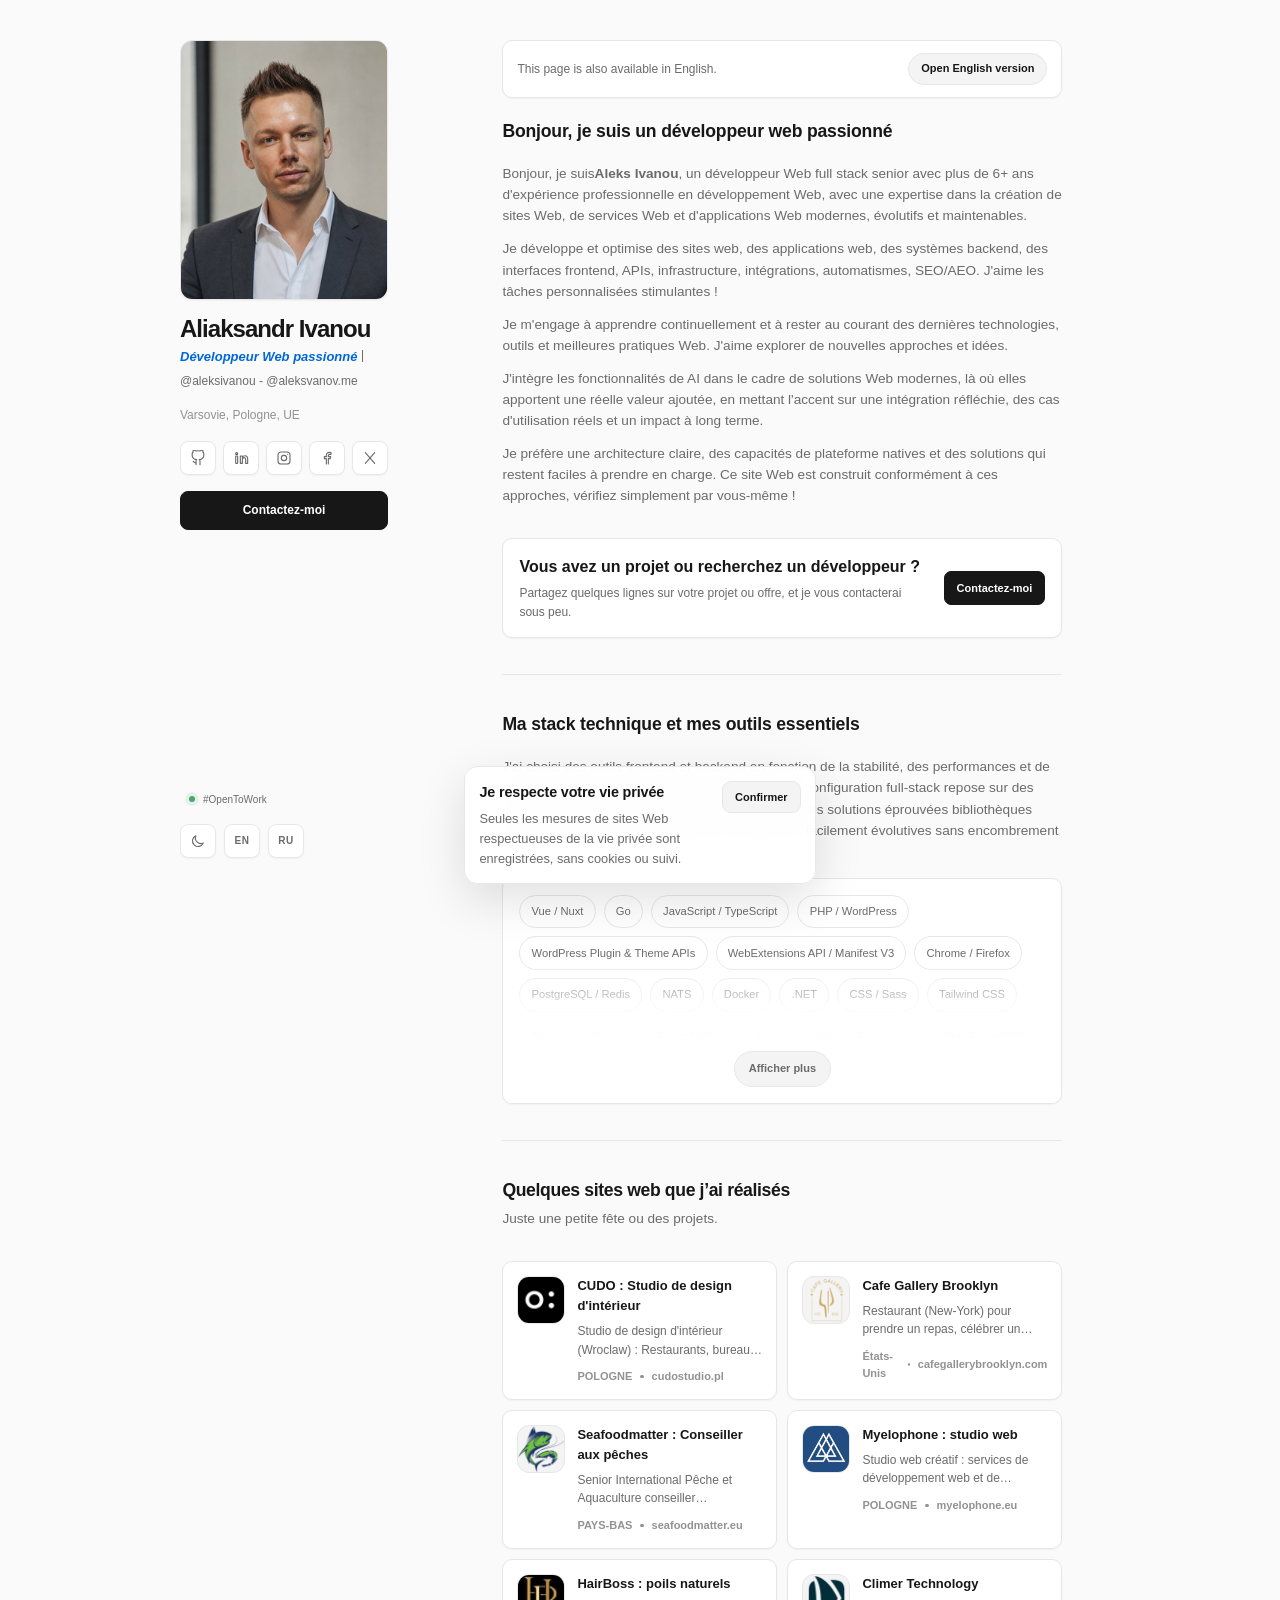
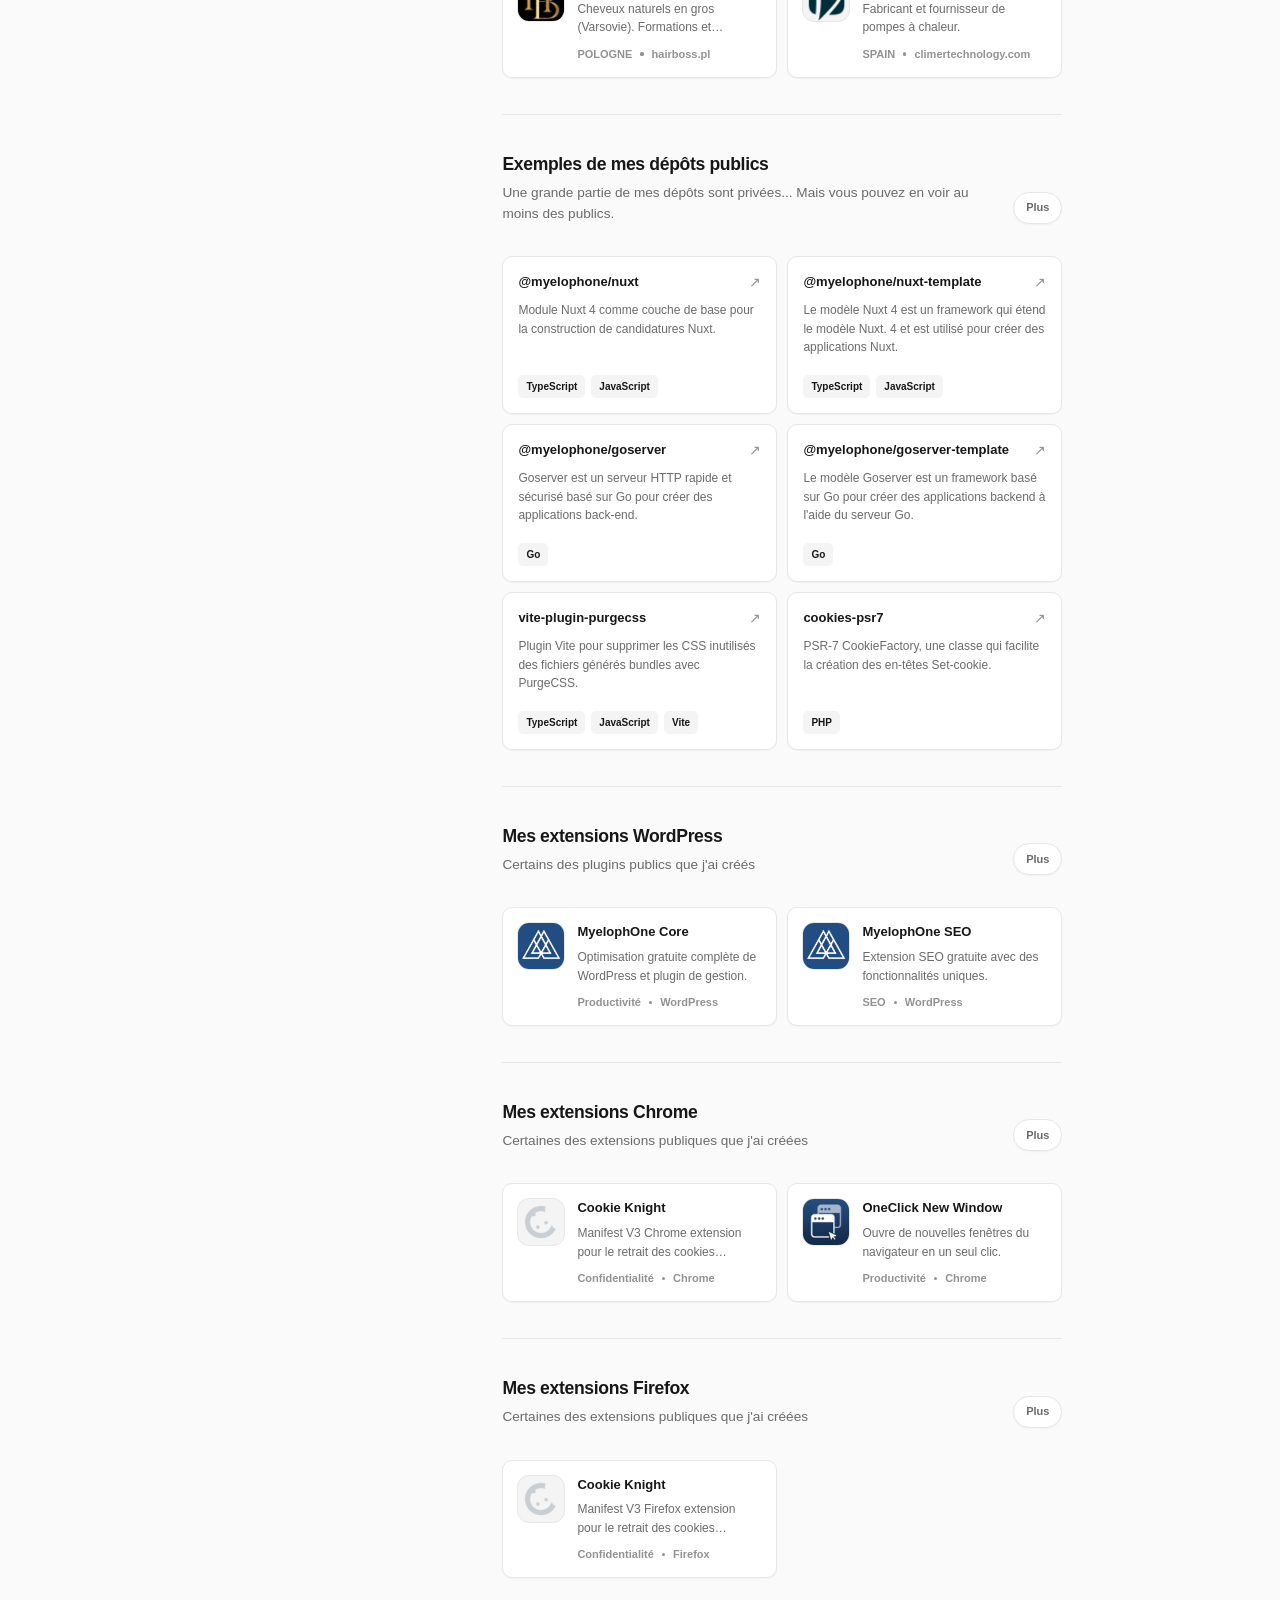
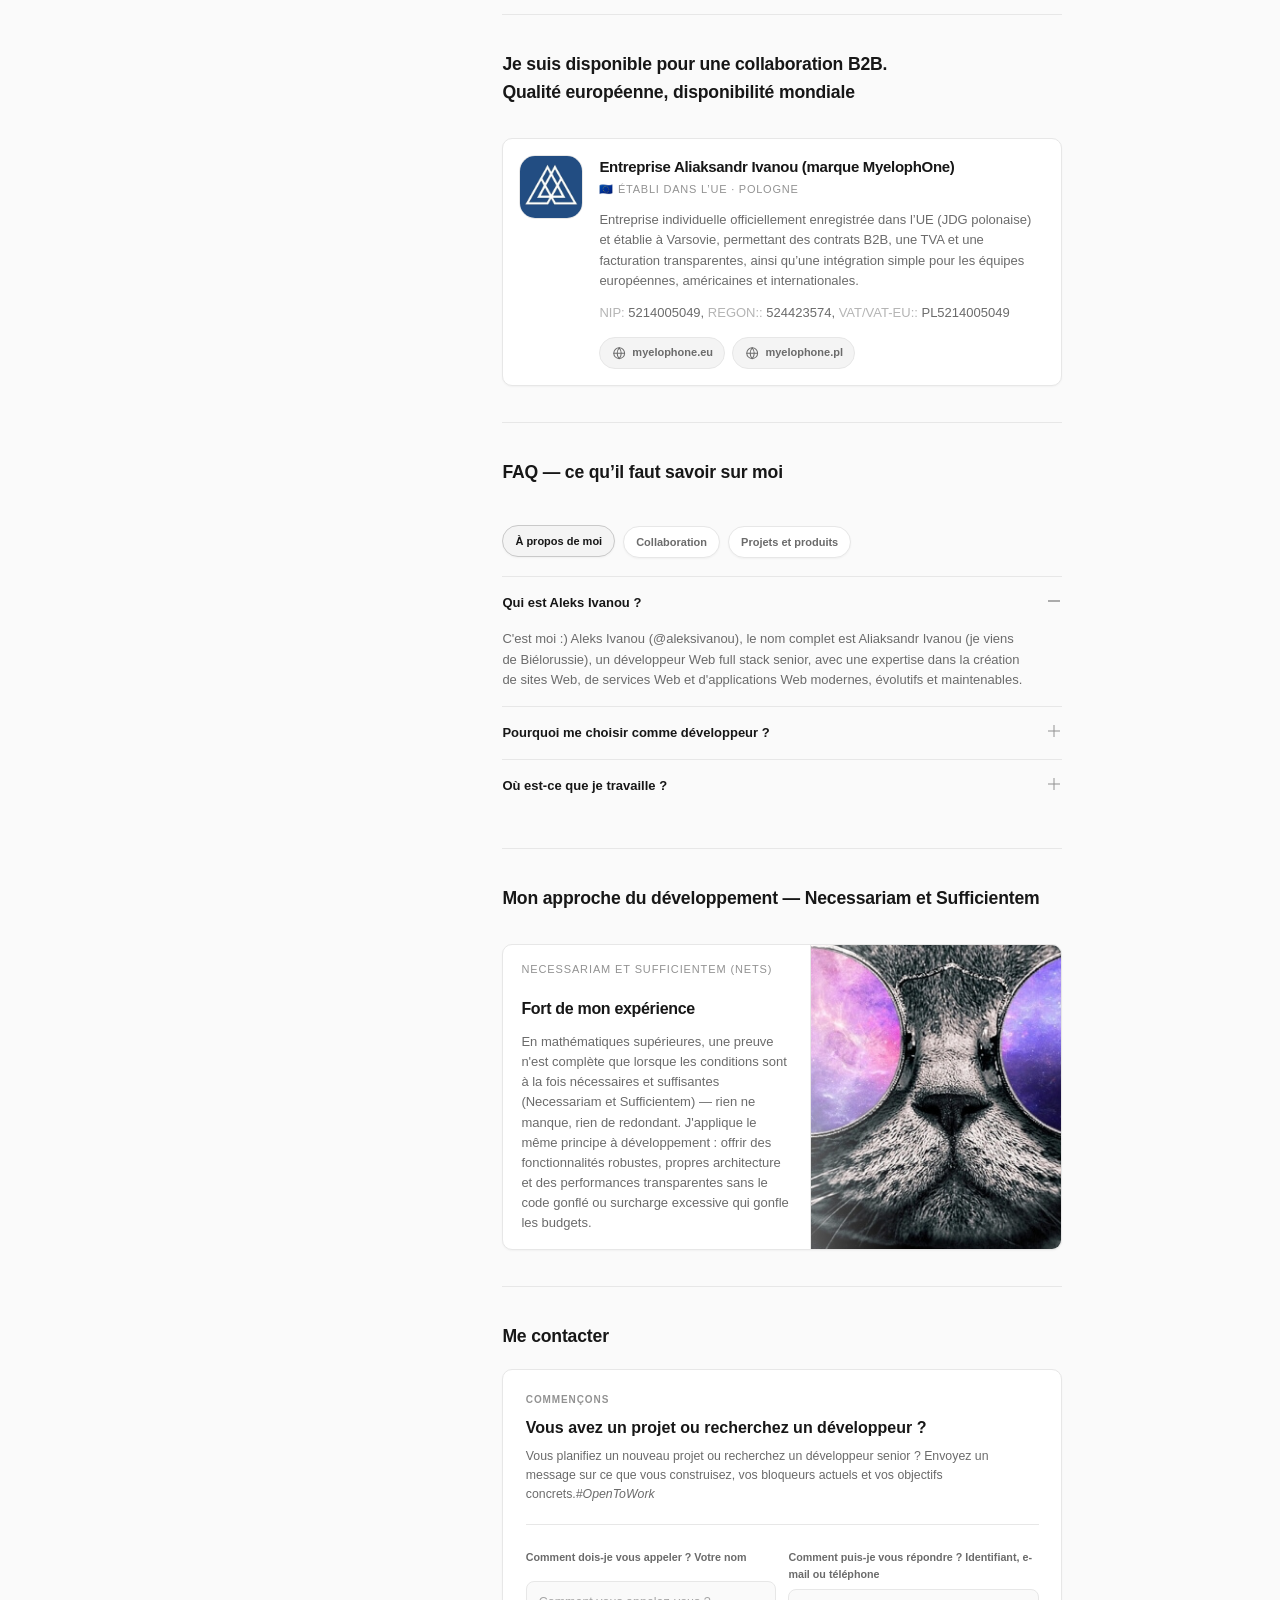
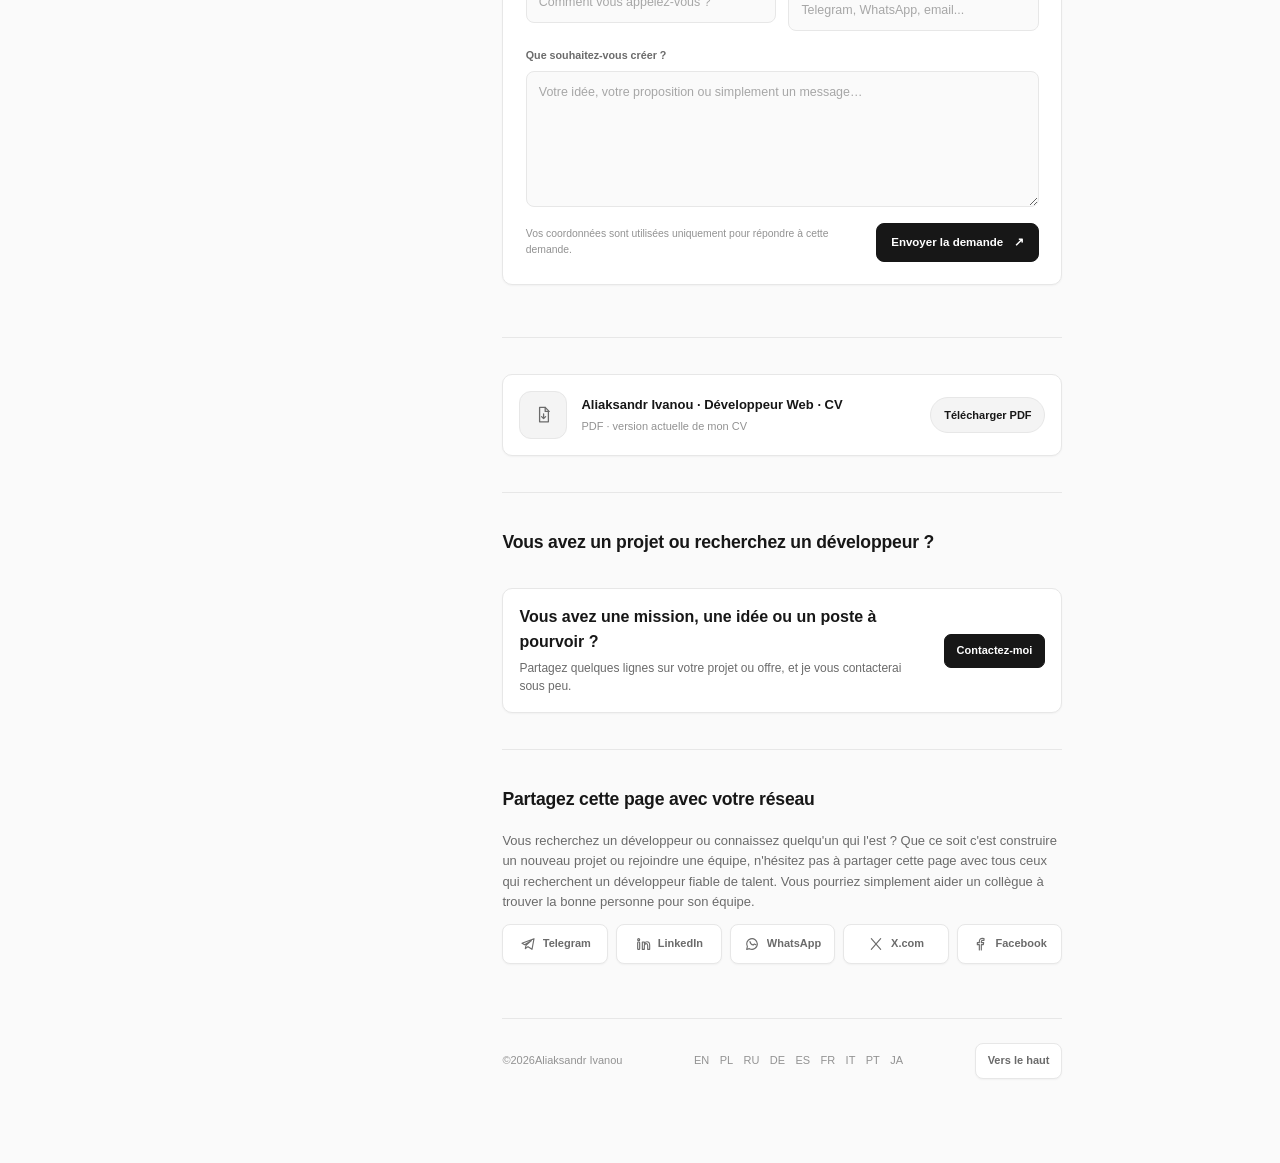
<file: fr/index.html>
<!doctype html><html lang="fr" class="nojs"><head><meta charset="utf-8"><meta http-equiv="X-UA-Compatible" content="IE=edge,chrome=1"><meta name="viewport" content="width=device-width,initial-scale=1,viewport-fit=cover"><title>Aliaksandr Ivanou ⚡ développeur full stack</title><meta name="description" content="Site personnel du développeur full stack Aleks Ivanou (@aleksivanou). Développement web de bout en bout pour des besoins métier de toute complexité : de l’architecture au déploiement. Fondateur de MyelophOne. Parlons de votre projet ! #OpenToWork #MyelophOne #aleksivanou"><style>.nojs svg{max-width:1rem}.nojs #principleFlip,.nojs .mobile-topbar{display:none}:root{--layout-width:57.5rem;--sidebar-width:13.75rem;--content-width:35rem;--layout-gap:clamp(4.25rem, 8vw, 7rem);--desktop-top:2.5rem;--border:#e7e7e7}:root[data-theme=dark]{--border:#292929}.profile{position:fixed;top:var(--desktop-top);bottom:var(--desktop-top);left:max(1.5rem,calc((100vw - var(--layout-width))/ 2));z-index:2;display:flex;width:var(--sidebar-width);min-height:0;overflow-x:hidden;overflow-y:auto;overscroll-behavior-y:contain;scrollbar-width:thin;flex-direction:column;padding-right:.25rem}.content{width:min(var(--content-width),calc(100% - 3rem));margin-left:max(calc(1.5rem + var(--sidebar-width) + var(--layout-gap)),calc((100vw - var(--layout-width))/ 2 + var(--sidebar-width) + var(--layout-gap)));padding-top:var(--desktop-top);padding-bottom:5rem}@media (max-width:51.25rem){.profile{position:relative;top:auto;bottom:auto;left:auto;width:min(calc(100% - 2rem),38.75rem);min-height:100dvh;max-height:none;margin:0 auto;overflow:visible;padding:1.5rem 0 calc(1.125rem + env(safe-area-inset-bottom));align-items:center}.content{width:min(calc(100% - 2rem),38.75rem);margin:0 auto;padding:3.5rem 0 0;border-top:.0625rem solid var(--border)}}@media (max-width:32.5rem){.content,.profile{width:min(calc(100% - 1.75rem),38.75rem)}.content{padding-top:2.75rem}}@media (max-height:43.75rem) and (min-width:51.3125rem){.profile{top:1.25rem;bottom:1.25rem}.content{padding-top:1.25rem}}@media print{.profile{position:static;float:left;width:11.25rem;height:auto;overflow:visible;margin-right:1.75rem;padding:0}.content{width:auto;margin:0;padding:0}}body,html{max-width:100%!important;margin:0}body{font-family:-apple-system,system-ui,BlinkMacSystemFont,"Segoe UI",Roboto,Oxygen,Ubuntu,sans-serif,color-emoji;background-color:#fff;color:#555;font-weight:400;overflow-x:hidden!important}img{max-width:100%!important;height:auto;display:block}html{height:auto;font-size:15px;-webkit-text-size-adjust:100%;text-size-adjust:100%}body{min-height:100dvh;font-size:1rem;position:relative}@media screen and (min-width:768px){html{font-size:16px}}@media screen and (min-width:1500px){html{font-size:17px}}@media screen and (min-width:1920px){html{font-size:18px}}@media screen and (min-width:2560px){html{font-size:20px}}@media screen and (max-height:650px){html{font-size:15px}}@media screen and (max-height:480px){html{font-size:14px}}</style><meta name="keywords" content="Aliaksandr Ivanou, Aleks Ivanou, aleksivanou, développeur frontend, développeur web, propriétaire de MyelophOne"><meta name="author" content="Aliaksandr Ivanou"><meta name="robots" content="index, follow"><meta name="color-scheme" content="light dark"><meta name="theme-color" content="#fafafa" id="themeColor"><meta name="referrer" content="strict-origin-when-cross-origin"><meta name="format-detection" content="telephone=no, address=no, email=no"><meta http-equiv="x-dns-prefetch-control" content="on"><link rel="canonical" href="https://aleksivanov.me/fr/"><link rel="alternate" hreflang="ru" href="https://aleksivanov.me/ru/"><link rel="alternate" hreflang="pl" href="https://aleksivanov.me/pl/"><link rel="alternate" hreflang="de" href="https://aleksivanov.me/de/"><link rel="alternate" hreflang="it" href="https://aleksivanov.me/it/"><link rel="alternate" hreflang="fr" href="https://aleksivanov.me/fr/"><link rel="alternate" hreflang="es" href="https://aleksivanov.me/es/"><link rel="alternate" hreflang="pt" href="https://aleksivanov.me/pt/"><link rel="alternate" hreflang="ja" href="https://aleksivanov.me/ja/"><link rel="alternate" hreflang="en" href="https://aleksivanov.me/"><link rel="alternate" hreflang="x-default" href="https://aleksivanov.me/"><link rel="preload" as="image" href="/assets/img/portrait-bashful-right-up.jpg" fetchpriority="low"><meta property="og:type" content="profile"><meta property="og:locale" content="fr_FR"><meta property="og:site_name" content="Aliaksandr Ivanou ⚡ développeur full stack"><meta property="og:title" content="Aliaksandr Ivanou ⚡ développeur full stack"><meta property="og:description" content="Site personnel du développeur full stack Aleks Ivanou (@aleksivanou). Développement web de bout en bout pour des besoins métier de toute complexité : de l’architecture au déploiement. Fondateur de MyelophOne. Parlons de votre projet ! #OpenToWork #MyelophOne #aleksivanou"><meta property="og:url" content="https://aleksivanov.me/fr/"><meta property="og:image" content="https://aleksivanov.me/assets/img/social-cover.png"><meta property="og:image:alt" content="Aliaksandr Ivanou ⚡ développeur full stack"><meta property="profile:first_name" content="Aleks"><meta property="profile:last_name" content="Ivanou"><meta property="profile:username" content="aleksivanou"><meta name="twitter:card" content="summary_large_image"><meta name="twitter:title" content="Aliaksandr Ivanou ⚡ développeur full stack"><meta name="twitter:description" content="Site personnel du développeur full stack Aleks Ivanou (@aleksivanou). Développement web de bout en bout pour des besoins métier de toute complexité : de l’architecture au déploiement. Fondateur de MyelophOne. Parlons de votre projet ! #OpenToWork #MyelophOne #aleksivanou"><meta name="twitter:image" content="https://aleksivanov.me/assets/img/social-cover.png"><link rel="schema.DC" href="http://purl.org/DC/elements/1.1/"><meta name="DC.Title" content="Aliaksandr Ivanou ⚡ développeur full stack"><meta name="DC.Subject" content="Aliaksandr Ivanou ⚡ développeur full stack"><meta name="DC.Description" content="Site personnel du développeur full stack Aleks Ivanou (@aleksivanou). Développement web de bout en bout pour des besoins métier de toute complexité : de l’architecture au déploiement. Fondateur de MyelophOne. Parlons de votre projet ! #OpenToWork #MyelophOne #aleksivanou"><meta name="DC.Contributor" content="https://aleksivanov.me"><meta name="DC.Date" content="2026-08-12"><meta name="DC.Identifier" content="https://aleksivanov.me"><meta name="DC.Publisher.url" content="https://aleksivanov.me"><meta name="DC.Type" content="Text"><meta name="DC.Format" content="text/html"><meta name="DC.Language" content="fr_FR"><meta name="DC.coverage" content="World"><link rel="apple-touch-icon" sizes="57x57" href="/assets/favicon/apple-icon-57x57.png"><link rel="apple-touch-icon" sizes="60x60" href="/assets/favicon/apple-icon-60x60.png"><link rel="apple-touch-icon" sizes="72x72" href="/assets/favicon/apple-icon-72x72.png"><link rel="apple-touch-icon" sizes="76x76" href="/assets/favicon/apple-icon-76x76.png"><link rel="apple-touch-icon" sizes="114x114" href="/assets/favicon/apple-icon-114x114.png"><link rel="apple-touch-icon" sizes="120x120" href="/assets/favicon/apple-icon-120x120.png"><link rel="apple-touch-icon" sizes="144x144" href="/assets/favicon/apple-icon-144x144.png"><link rel="apple-touch-icon" sizes="152x152" href="/assets/favicon/apple-icon-152x152.png"><link rel="apple-touch-icon" sizes="180x180" href="/assets/favicon/apple-icon-180x180.png"><link rel="icon" type="image/png" sizes="192x192" href="/assets/favicon/android-icon-192x192.png"><link rel="icon" type="image/png" sizes="32x32" href="/assets/favicon/favicon-32x32.png"><link rel="icon" type="image/png" sizes="96x96" href="/assets/favicon/favicon-96x96.png"><link rel="icon" type="image/png" sizes="16x16" href="/assets/favicon/favicon-16x16.png"><link rel="manifest" href="/manifest.json"><meta name="msapplication-TileColor" content="#ffffff"><meta name="msapplication-TileImage" content="/assets/favicon/ms-icon-144x144.png"><meta name="theme-color" content="#ffffff"><script type="application/ld+json">{"@context":"https://schema.org","@graph":[{"@context":"https://schema.org","@type":"Person","@id":"https://aleksivanov.me/#person","name":"Aliaksandr Ivanou","url":"https://aleksivanov.me/","image":"https://aleksivanov.me/assets/img/portrait-positive-calm.jpg","jobTitle":"développeur full stack","description":"Site personnel du développeur full stack Aleks Ivanou (@aleksivanou). Développement web de bout en bout pour des besoins métier de toute complexité : de l’architecture au déploiement. Fondateur de MyelophOne. Parlons de votre projet ! #OpenToWork #MyelophOne #aleksivanou","email":"mailto:aleks@meph.one","sameAs":["https://github.com/aleksivanou","https://www.facebook.com/aleksivanov.me","https://www.instagram.com/aleksivanov.me/","https://www.youtube.com/@aleksivanou","https://x.com/aleksivanou","https://www.tiktok.com/@aleksivanov.me","https://www.linkedin.com/in/aleksivanou/","https://www.pinterest.com/aleksivanou/","https://www.reddit.com/user/aleksivanou","https://dribbble.com/aleksivanou","https://teletype.in/@aleksivanov.me","https://tenchat.ru/aleksivanou","https://vk.com/aleksivanou"],"owns":{"@id":"https://myeloph.one/#organization"},"worksFor":{"@id":"https://myeloph.one/#organization"},"hasOccupation":{"@type":"Occupation","name":"CEO, MyelophOne"},"knowsLanguage":["ru","en","be","pl","de"],"homeLocation":{"@type":"City","name":"Warsaw","containedInPlace":{"@type":"Country","name":"Poland"}},"knowsAbout":["Nuxt.js","React","Vue.js","CSS","SCSS","JavaScript","TypeScript","Node.js","Go","PostgreSQL","Frontend Development","Backend Development","Web Performance","Web Accessibility","Microservices Architecture","Responsive Web Design","Vue / Nuxt","JavaScript / TypeScript","PHP / WordPress","WordPress Plugin & Theme APIs","WebExtensions API / Manifest V3","Chrome / Firefox","PostgreSQL / Redis","NATS","Docker",".NET","CSS / Sass","Tailwind CSS","Preact","React Native","Java","Node.js / Express.js","Vite / PurgeCSS","Composer / PSR-7","Python","Git / GitHub Actions","MySQL / MongoDB","Azure","Jest / Vitest / Playwright","Sentry","Zustand","HTML5 / CSS3"],"alternateName":["@aleksivanou","Aleks Ivanou","Alex Ivanou","Aliaksandr Ivanou","Alexander Ivanou","Aleks Ivanov","Alex Ivanov","Aliaksandr Ivanov","Alexander Ivanov","Алекс Иванов","Алекс Иванов Миелофон","Александр Иванов","Александр Иванов Миелофон","Аляксандр Іваноў","Алекс Іваноў","IVANOU ALIAKSANDR","IVANOV ALEKS","IVANOU ALEKS","IVANOV ALEX","IVANOU ALEX","IVANOV ALEXANDER","IVANOU ALEXANDER","Aliaksandr Ivanov - fullstack developer","Aliaksandr Ivanou - fullstack developer","Aleks Ivanou - fullstack developer","Aleks Ivanov - fullstack developer","Aliaksandr Ivanou MyelophOne","Aleks Ivanou MyelophOne","Aleks Ivanov MyelophOne","aleksivanou","aleksivanov.me"]},{"@type":"Organization","@id":"https://myeloph.one/#organization","name":"MyelophOne","url":"https://myeloph.one","legalName":"Aliaksandr Ivanou","description":"Creative web studio","logo":"https://aleksivanov.me/assets/img/myelophone.jpg","email":"mailto:studio@myeloph.one","foundingDate":"2020-05-26","sameAs":["https://github.com/MyelophOne","https://myelophone.eu/","https://myelophone.pl/"],"taxID":"5214005049","vatID":"PL5214005049","identifier":{"@type":"PropertyValue","propertyID":"REGON","value":"524423574"},"founder":{"@id":"https://aleksivanov.me/#person"},"brand":{"@type":"Brand","name":"MyelophOne"},"alternateName":["MyelophOne","@MyelophOne","Myeloph.One","@Myeloph.One","MelophOne","Meloph.One","MephOne","Meph.One","Миелофон","МиелофонЪ","Aliaksandr Ivanou JDG"]},{"@context":"https://schema.org","@type":"WebSite","@id":"https://aleksivanov.me/#website","name":"Aleks Ivanou","alternateName":["aleksivanov.me","@aleksivanou"],"inLanguage":["en","pl","ru","de","es","fr","it","pt","ja"],"url":"https://aleksivanov.me/","publisher":{"@id":"https://aleksivanov.me/#person"}},{"@type":"ProfilePage","@id":"https://aleksivanov.me/fr/#profile","url":"https://aleksivanov.me/fr/","inLanguage":"fr","mainEntity":{"@id":"https://aleksivanov.me/#person"},"isPartOf":{"@id":"https://aleksivanov.me/#website"}},{"@type":"ItemList","@id":"https://aleksivanov.me/#software-projects","name":"MyelophOne open-source projects","itemListElement":[{"@type":"ListItem","position":1,"item":{"@type":"SoftwareSourceCode","@id":"https://github.com/MyelophOne/nuxt#software","name":"@myelophone/nuxt","codeRepository":"https://github.com/MyelophOne/nuxt","programmingLanguage":["TypeScript","JavaScript"],"author":{"@id":"https://aleksivanov.me/#person"},"sourceOrganization":{"@id":"https://myeloph.one/#organization"}}},{"@type":"ListItem","position":2,"item":{"@type":"SoftwareSourceCode","@id":"https://github.com/MyelophOne/nuxt-template#software","name":"@myelophone/nuxt-template","codeRepository":"https://github.com/MyelophOne/nuxt-template","programmingLanguage":["TypeScript","JavaScript"],"author":{"@id":"https://aleksivanov.me/#person"},"sourceOrganization":{"@id":"https://myeloph.one/#organization"}}},{"@type":"ListItem","position":3,"item":{"@type":"SoftwareSourceCode","@id":"https://github.com/MyelophOne/goserver#software","name":"@myelophone/goserver","codeRepository":"https://github.com/MyelophOne/goserver","programmingLanguage":"Go","author":{"@id":"https://aleksivanov.me/#person"},"sourceOrganization":{"@id":"https://myeloph.one/#organization"}}},{"@type":"ListItem","position":4,"item":{"@type":"SoftwareSourceCode","@id":"https://github.com/MyelophOne/goserver-template#software","name":"@myelophone/goserver-template","codeRepository":"https://github.com/MyelophOne/goserver-template","programmingLanguage":"Go","author":{"@id":"https://aleksivanov.me/#person"},"sourceOrganization":{"@id":"https://myeloph.one/#organization"}}},{"@type":"ListItem","position":5,"item":{"@type":"SoftwareSourceCode","@id":"https://github.com/MyelophOne/vite-plugin-purgecss#software","name":"vite-plugin-purgecss","codeRepository":"https://github.com/MyelophOne/vite-plugin-purgecss","programmingLanguage":["TypeScript","JavaScript"],"author":{"@id":"https://aleksivanov.me/#person"},"sourceOrganization":{"@id":"https://myeloph.one/#organization"}}},{"@type":"ListItem","position":6,"item":{"@type":"SoftwareSourceCode","@id":"https://github.com/MyelophOne/cookies-psr7#software","name":"cookies-psr7","codeRepository":"https://github.com/MyelophOne/cookies-psr7","programmingLanguage":"PHP","author":{"@id":"https://aleksivanov.me/#person"},"sourceOrganization":{"@id":"https://myeloph.one/#organization"}}}]},{"@type":"FAQPage","@id":"https://aleksivanov.me/fr/#faq","mainEntity":[{"@type":"Question","name":"Qui est Aleks Ivanou ?","acceptedAnswer":{"@type":"Answer","text":"C'est moi :) Aleks Ivanou (@aleksivanou), le nom complet est Aliaksandr Ivanou (je viens de Biélorussie), un développeur Web full stack senior, avec une expertise dans la création de sites Web, de services Web et d'applications Web modernes, évolutifs et maintenables."}},{"@type":"Question","name":"Pourquoi me choisir comme développeur ?","acceptedAnswer":{"@type":"Answer","text":"Je rassemble l'expérience, la créativité et la solide technique de résolution de problèmes. Je construis un complexe, des solutions évolutives axées sur la performance, l'optimisation, la propreté de l'architecture et l'excellente expérience utilisateur."}},{"@type":"Question","name":"Où est-ce que je travaille ?","acceptedAnswer":{"@type":"Answer","text":"Je suis basé à Varsovie, en Pologne (UE), et travaille avec des clients du monde entier. Je collabore également à distance avec des entreprises, startups, projets B2B, et des équipes dans différents pays et les fuseaux horaires."}},{"@type":"Question","name":"Aleks Ivanou — développeur web full-stack","acceptedAnswer":{"@type":"Answer","text":"Je suis un développeur full-stack senior qui aime résoudre des problèmes complexes, défis techniques, démêlage architectures désordonnées et apportant des idées ambitieuses à la vie."}},{"@type":"Question","name":"Aleks Ivanou — fondateur et propriétaire de la marque MyelophOne","acceptedAnswer":{"@type":"Answer","text":"Fondateur et propriétaire de MyelophOne (@myeloph.one) - Web créatif développement axé sur le moderne sites Web, produits numériques et développement web personnalisé."}},{"@type":"Question","name":"Aleks Ivanou — développeur d’extensions Chrome","acceptedAnswer":{"@type":"Answer","text":"Je crée et développe Chrome extensions et outils de navigateur, de utilitaires de productivité légers vers des solutions personnalisées plus avancées (tels que OneClick New Window et Cookie Knight), disponibles dans le Chrome Web Store."}},{"@type":"Question","name":"Aleks Ivanou — développeur d’extensions Firefox","acceptedAnswer":{"@type":"Answer","text":"Je crée et développe du Firefox des extensions et outils multi-navigateurs personnalisés, y compris la productivité, l'automatisation, et des solutions utilitaires (telles que Cookie Knight), disponibles dans le Mozilla Add-ons Store."}},{"@type":"Question","name":"Aleks Ivanou — développeur WordPress","acceptedAnswer":{"@type":"Answer","text":"Je crée et développe sur mesure Plugins WordPress axés sur performances, SEO, automatisation et fonctionnalité pratique du site Web (tels que MyelophOne Core et MyelophOne SEO), disponible sur WordPress.org."}},{"@type":"Question","name":"Aleks Ivanou — développeur de @myelophone/nuxt","acceptedAnswer":{"@type":"Answer","text":"Je crée et développe du front-end composants et solution personnalisée en utilisant Nuxt.js, axé sur la performance, SEO et expérience utilisateur."}},{"@type":"Question","name":"Aleks Ivanou — développeur de @myelophone/goserver","acceptedAnswer":{"@type":"Answer","text":"Je crée et développe du service back-end et une solution personnalisée en utilisant Go, axé sur la performance, l'évolutivité et la sécurité."}},{"@type":"Question","name":"Comment me contacter ?","acceptedAnswer":{"@type":"Answer","text":"Vous pouvez me contacter directement via le formulaire de contact sur ce site Web ou par email. Envoyer une brève description de votre projet, de vos objectifs et type de collaboration préféré, et je te reviendrai avec les prochaines étapes."}},{"@type":"Question","name":"Suis-je disponible pour une collaboration ?","acceptedAnswer":{"@type":"Answer","text":"Oui. Je suis ouvert à ce qui est intéressant des projets et du long terme opportunités, sous réserve de mon état actuel d'engagements et tout ce qui est requis période de transition."}},{"@type":"Question","name":"Suis-je disponible pour des missions à temps partiel ?","acceptedAnswer":{"@type":"Answer","text":"Oui. Je suis ouvert à temps partiel engagements, projets en cours et des collaborations flexibles, en fonction sur mes engagements actuels."}},{"@type":"Question","name":"Est-ce que je travaille en B2B ?","acceptedAnswer":{"@type":"Answer","text":"Oui. Je travaille (en tant que polonais JDG) avec des entreprises et des clients sur une base B2B, y compris le travail basé sur des projets, un développement continu et des collaborations à long terme."}},{"@type":"Question","name":"Comment pouvons-nous travailler ensemble ?","acceptedAnswer":{"@type":"Answer","text":"Nous pouvons travailler ensemble sur un projet de base fixe, un package de développement, un engagement continu à temps partiel, ou une collaboration B2B à plus long terme, en fonction de vos besoins."}}]}]}</script><script>(()=>{const e=localStorage.getItem("theme"),t=window.matchMedia("(prefers-color-scheme: dark)").matches?"dark":"light";document.documentElement.dataset.theme=e||t})()</script><link rel="stylesheet" href="/assets/css/styles.css"></head><body id="page-top"><header class="mobile-topbar" id="mobileTopbar"><div class="mobile-topbar-copy"><p class="mobile-topbar-name">Aliaksandr Ivanou</p><p class="mobile-topbar-principle">Necessariam et Sufficientem</p></div><div><a class="mobile-topbar-link" href="https://linkedin.com/in/aleksivanou" target="_blank" rel="me noopener noreferrer" aria-label="LinkedIn"><svg viewBox="0 0 24 24" aria-hidden="true"><rect x="4" y="9" width="3" height="11" rx="1"/><circle cx="5.5" cy="5.5" r="1.5"/><path d="M11 20V9h3v1.8c1-1.5 2.3-2.2 4-2.2 2.7 0 4 1.8 4 5.1V20h-3v-5.7c0-1.9-.7-2.9-2.2-2.9-1.7 0-2.8 1.2-2.8 3.4V20h-3Z"/></svg> </a><a class="mobile-topbar-link" href="https://github.com/aleksivanou" target="_blank" rel="me noopener noreferrer" aria-label="GitHub"><svg viewBox="0 0 24 24" aria-hidden="true"><path d="M15 22v-4a4.8 4.8 0 0 0-1-3.5c3.3-.4 6.8-1.6 6.8-7.4A5.8 5.8 0 0 0 19.3 3 5.4 5.4 0 0 0 19.1 0S17.9-.4 15 1.5a13.4 13.4 0 0 0-6 0C6.1-.4 4.9 0 4.9 0a5.4 5.4 0 0 0-.2 3A5.8 5.8 0 0 0 3.2 7.1c0 5.8 3.5 7 6.8 7.4A4.8 4.8 0 0 0 9 18v4"/><path d="M9 19c-3 .9-3-1.5-4.2-2"/></svg></a></div></header><a class="skip-link" href="#content">Go au contenu</a><aside class="profile" aria-label="Informations principales"><div class="profile-main"><div class="portrait-shake" id="portraitShake"><div class="portrait"><span class="portrait-hit-flash" aria-hidden="true"></span> <span class="portrait-fallback" aria-hidden="true">AI</span> <img id="mainPortrait" src="/assets/img/portrait-positive-calm.jpg" data-default-src="/assets/img/portrait-positive-calm.jpg" data-complete-src="/assets/img/portrait-bashful-right-up.jpg" data-fight-images="/assets/img/portrait-bashful.jpg,/assets/img/portrait-curious.jpg,/assets/img/portrait-playful-skepticism.jpg,/assets/img/portrait-pleasant-surprise.jpg,/assets/img/portrait-bashful-right-up.jpg" width="440" height="550" alt="Aliaksandr Ivanou (@aleksivanou) ⚡ MyelophOne fondateur et propriétaire" loading="lazy" decoding="async" fetchpriority="low" onerror="this.hidden=!0"></div></div><div><h1 class="name">Aliaksandr Ivanou</h1><p class="role"><b><i>Développeur Web passionné</i></b><span class="typing-caret" aria-hidden="true"></span></p><p class="contact-description">@aleksivanou - @aleksvanov.me</p></div><p class="location">Varsovie, Pologne, UE</p><nav class="social-links" aria-label="Liens sociaux"><a class="social-link" href="https://github.com/aleksivanou" target="_blank" rel="me noopener noreferrer" aria-label="GitHub"><svg viewBox="0 0 24 24" aria-hidden="true"><path d="M15 22v-4a4.8 4.8 0 0 0-1-3.5c3.3-.4 6.8-1.6 6.8-7.4A5.8 5.8 0 0 0 19.3 3 5.4 5.4 0 0 0 19.1 0S17.9-.4 15 1.5a13.4 13.4 0 0 0-6 0C6.1-.4 4.9 0 4.9 0a5.4 5.4 0 0 0-.2 3A5.8 5.8 0 0 0 3.2 7.1c0 5.8 3.5 7 6.8 7.4A4.8 4.8 0 0 0 9 18v4"/><path d="M9 19c-3 .9-3-1.5-4.2-2"/></svg> </a><a class="social-link" href="https://linkedin.com/in/aleksivanou" target="_blank" rel="me noopener noreferrer" aria-label="LinkedIn"><svg viewBox="0 0 24 24" aria-hidden="true"><rect x="4" y="9" width="3" height="11" rx="1"/><circle cx="5.5" cy="5.5" r="1.5"/><path d="M11 20V9h3v1.8c1-1.5 2.3-2.2 4-2.2 2.7 0 4 1.8 4 5.1V20h-3v-5.7c0-1.9-.7-2.9-2.2-2.9-1.7 0-2.8 1.2-2.8 3.4V20h-3Z"/></svg> </a><a class="social-link" href="https://www.instagram.com/aleksivanov.me/" target="_blank" rel="me noopener noreferrer" aria-label="Instagram"><svg viewBox="0 0 24 24" aria-hidden="true"><rect x="3" y="3" width="18" height="18" rx="5"/><circle cx="12" cy="12" r="4"/><circle cx="17.5" cy="6.5" r=".8" fill="currentColor" stroke="none"/></svg> </a><a class="social-link" href="https://www.facebook.com/aleksivanov.me" target="_blank" rel="me noopener noreferrer" aria-label="Facebook"><svg viewBox="0 0 24 24" aria-hidden="true"><path d="M14 21v-8h3l.5-3H14V8.2c0-1 .4-1.7 1.8-1.7H18V3.8c-.7-.1-1.5-.2-2.4-.2-2.8 0-4.6 1.7-4.6 4.8V10H8v3h3v8"/></svg> </a><a class="social-link" href="https://x.com/aleksivanou" target="_blank" rel="me noopener noreferrer" aria-label="X.com"><svg viewBox="0 0 24 24" aria-hidden="true"><path d="M5 4l14 16M19 4 5 20"/></svg></a></nav><a class="contact-link" href="#contact-form-root">Contactez-moi</a></div><div class="profile-footer"><span class="availability">#OpenToWork</span><div class="profile-controls" aria-label="Paramètres de la page"><button class="theme-toggle" id="themeToggle" type="button" aria-label="Basculer le thème"><svg class="moon-icon" viewBox="0 0 24 24" fill="none" aria-hidden="true"><path d="M20 15.2A8.5 8.5 0 0 1 8.8 4 8.5 8.5 0 1 0 20 15.2Z" stroke="currentColor" stroke-width="1.7" stroke-linecap="round" stroke-linejoin="round"/></svg> <svg class="sun-icon" viewBox="0 0 24 24" fill="none" aria-hidden="true"><circle cx="12" cy="12" r="3.5" stroke="currentColor" stroke-width="1.7"/><path d="M12 2v2m0 16v2M4.93 4.93l1.42 1.42m11.3 11.3 1.42 1.42M2 12h2m16 0h2M4.93 19.07l1.42-1.42m11.3-11.3 1.42-1.42" stroke="currentColor" stroke-width="1.7" stroke-linecap="round"/></svg></button> <a class="language-link" href="/en/" hreflang="en" lang="en" aria-label="English version">EN</a> <a class="language-link" href="/ru/" hreflang="ru" lang="ru" aria-label="Русская версия">RU</a></div></div></aside><button class="principle" id="principleFlip" type="button" aria-label="Œuf de Pâques">Necessariam et Sufficientem</button><main class="content" id="content"><section class="section" aria-labelledby="about-title"><div class="language-notice" id="languageNotice" data-nosnippet aria-live="polite"><span id="languageNoticeText"></span> <a class="language-notice-link" id="languageNoticeLink" href="/" hreflang="en" lang="en">EN</a></div><h2 class="section-title" id="about-title">Bonjour, je suis un développeur web passionné</h2><p class="prose">Bonjour, je suis<b>Aleks Ivanou</b>, un développeur Web full stack senior avec plus de <span class="expyears">6</span>+ ans d'expérience professionnelle en développement Web, avec une expertise dans la création de sites Web, de services Web et d'applications Web modernes, évolutifs et maintenables.</p><p class="prose">Je développe et optimise des sites web, des applications web, des systèmes backend, des interfaces frontend, APIs, infrastructure, intégrations, automatismes, SEO/AEO. J'aime les tâches personnalisées stimulantes !</p><p class="prose">Je m'engage à apprendre continuellement et à rester au courant des dernières technologies, outils et meilleures pratiques Web. J'aime explorer de nouvelles approches et idées.</p><p class="prose">J'intègre les fonctionnalités de AI dans le cadre de solutions Web modernes, là où elles apportent une réelle valeur ajoutée, en mettant l'accent sur une intégration réfléchie, des cas d'utilisation réels et un impact à long terme.</p><p class="prose">Je préfère une architecture claire, des capacités de plateforme natives et des solutions qui restent faciles à prendre en charge. Ce site Web est construit conformément à ces approches, vérifiez simplement par vous-même !</p><div class="contact-card" style="margin-top:2rem"><div><h5 class="contact-title">Vous avez un projet ou recherchez un développeur ?</h5><p class="contact-description">Partagez quelques lignes sur votre projet ou offre, et je vous contacterai sous peu.</p></div><a class="contact-button" href="#contact-form-root">Contactez-moi</a></div></section><section class="section" aria-labelledby="logos-title"><h4 class="section-title" id="logos-title">Ma stack technique et mes outils essentiels</h4><div class="desc-card"><p class="contact-description">J'ai choisi des outils frontend et backend en fonction de la stabilité, des performances et de l'efficacité réelle et bien sûr de vos exigences. Ma configuration full-stack repose sur des cadres éprouvés, des plates-formes modernes et des solutions éprouvées bibliothèques pour créer des applications rapides, sécurisées et facilement évolutives sans encombrement inutile.</p></div><div class="story-card" id="storyCard"><div class="story-content" id="storyContent"><ul class="tag-list" aria-label="Technologies"><li>Vue / Nuxt</li><li>Go</li><li>JavaScript / TypeScript</li><li>PHP / WordPress</li><li>WordPress Plugin &amp; Theme APIs</li><li>WebExtensions API / Manifest V3</li><li>Chrome / Firefox</li><li>PostgreSQL / Redis</li><li>NATS</li><li>Docker</li><li>.NET</li><li>CSS / Sass</li><li>Tailwind CSS</li><li>React</li><li>Preact</li><li>React Native</li><li>Java</li><li>Node.js / Express.js</li><li>Vite / PurgeCSS</li><li>Composer / PSR-7</li><li>Python</li><li>Git / GitHub Actions</li><li>MySQL / MongoDB</li><li>Azure</li><li>Jest / Vitest / Playwright</li><li>Sentry</li><li>Zustand</li><li>HTML5 / CSS3</li></ul></div><div class="story-footer"><button class="story-toggle" id="storyToggle" type="button" aria-expanded="false" aria-controls="storyContent"><span>Afficher plus</span></button></div></div></section><section class="section" aria-labelledby="websites-title"><div class="extensions-head"><div><h4 class="extensions-heading" id="websites-title">Quelques sites web que j’ai réalisés</h4><p class="extensions-subtitle">Juste une petite fête ou des projets.</p></div></div><div class="extensions-grid"><a class="extension-card" href="https://cudostudio.pl/" aria-label="Ouvrir le site cudostudio.pl par @aleksivanou" target="_blank" rel="noopener noreferrer"><span class="extension-icon"><img src="/assets/img/cudo.png" width="96" height="96" alt="" loading="lazy" decoding="async" onerror="this.hidden=!0"> <span class="extension-icon-fallback" aria-hidden="true">CUDO</span> </span><span><h6 class="extension-title">CUDO : Studio de design d'intérieur</h6><p class="extension-description">Studio de design d'intérieur (Wroclaw) : Restaurants, bureaux, espaces commerciaux</p><span class="extension-meta">POLOGNE<span class="extension-meta-dot" aria-hidden="true"></span>cudostudio.pl</span> </span></a><a class="extension-card" href="https://cafegallerybrooklyn.com/" aria-label="Ouvrir le site cafegallerybrooklyn.com par @aleksivanou" target="_blank" rel="noopener noreferrer"><span class="extension-icon"><img src="/assets/img/cafegallery.png" width="96" height="96" alt="" loading="lazy" decoding="async" onerror="this.hidden=!0"> <span class="extension-icon-fallback" aria-hidden="true">CG</span> </span><span><h6 class="extension-title">Cafe Gallery Brooklyn</h6><p class="extension-description">Restaurant (New-York) pour prendre un repas, célébrer un événement ou commander une livraison</p><span class="extension-meta">États-Unis<span class="extension-meta-dot" aria-hidden="true"></span>cafegallerybrooklyn.com</span> </span></a><a class="extension-card" href="https://seafoodmatter.eu/" aria-label="Ouvrir le site seafoodmatter.eu par @aleksivanou" target="_blank" rel="noopener noreferrer"><span class="extension-icon"><img src="/assets/img/seafoodmatter.png" width="96" height="96" alt="" loading="lazy" decoding="async" onerror="this.hidden=!0"> <span class="extension-icon-fallback" aria-hidden="true">SM</span> </span><span><h6 class="extension-title">Seafoodmatter : Conseiller aux pêches</h6><p class="extension-description">Senior International Pêche et Aquaculture conseiller international</p><span class="extension-meta">PAYS-BAS<span class="extension-meta-dot" aria-hidden="true"></span>seafoodmatter.eu</span> </span></a><a class="extension-card" href="https://myelophone.eu/" aria-label="Ouvrir le site myelophone.eu par @aleksivanou" target="_blank" rel="noopener noreferrer"><span class="extension-icon"><img src="/assets/img/myelophone.jpg" width="96" height="96" alt="" loading="lazy" decoding="async" onerror="this.hidden=!0"> <span class="extension-icon-fallback" aria-hidden="true">MON</span> </span><span><h6 class="extension-title">Myelophone : studio web</h6><p class="extension-description">Studio web créatif : services de développement web et de conception web.</p><span class="extension-meta">POLOGNE<span class="extension-meta-dot" aria-hidden="true"></span>myelophone.eu</span> </span></a><a class="extension-card" href="https://hairboss.pl/" aria-label="Ouvrir le site hairboss.pl par @aleksivanou" target="_blank" rel="noopener noreferrer"><span class="extension-icon"><img src="/assets/img/hairboss.jpg" width="96" height="96" alt="" loading="lazy" decoding="async" onerror="this.hidden=!0"> <span class="extension-icon-fallback" aria-hidden="true">HB</span> </span><span><h6 class="extension-title">HairBoss : poils naturels</h6><p class="extension-description">Cheveux naturels en gros (Varsovie). Formations et extensions de cheveux.</p><span class="extension-meta">POLOGNE<span class="extension-meta-dot" aria-hidden="true"></span>hairboss.pl</span> </span></a><a class="extension-card" href="https://climertechnology.com/" aria-label="Ouvrir le site climertechnology.com par @aleksivanou" target="_blank" rel="noopener noreferrer"><span class="extension-icon"><img src="/assets/img/climer.png" width="96" height="96" alt="" loading="lazy" decoding="async" onerror="this.hidden=!0"> <span class="extension-icon-fallback" aria-hidden="true">CT</span> </span><span><h6 class="extension-title">Climer Technology</h6><p class="extension-description">Fabricant et fournisseur de pompes à chaleur.</p><span class="extension-meta">SPAIN<span class="extension-meta-dot" aria-hidden="true"></span>climertechnology.com</span></span></a></div></section><section class="section" aria-labelledby="repos-title"><div class="extensions-head"><div><h3 class="extensions-heading" id="repos-title">Exemples de mes dépôts publics</h3><p class="extensions-subtitle">Une grande partie de mes dépôts sont privées... Mais vous pouvez en voir au moins des publics.</p></div><a class="extensions-more" href="https://github.com/orgs/MyelophOne/repositories" target="_blank">Plus</a></div><div class="projects"><a class="project" href="https://github.com/MyelophOne/nuxt" aria-label="Ouvrir le projet Nuxt" target="_blank"><div class="project-header"><h6 class="project-title">@myelophone/nuxt</h6><span class="project-arrow" aria-hidden="true">↗</span></div><p class="project-description">Module Nuxt 4 comme couche de base pour la construction de candidatures Nuxt.</p><div class="tags" aria-label="Technologies du projet"><span class="tag">TypeScript</span> <span class="tag">JavaScript</span></div></a><a class="project" href="https://github.com/MyelophOne/nuxt-template" aria-label="Ouvrir le projet Nuxt Template" target="_blank"><div class="project-header"><h6 class="project-title">@myelophone/nuxt-template</h6><span class="project-arrow" aria-hidden="true">↗</span></div><p class="project-description">Le modèle Nuxt 4 est un framework qui étend le modèle Nuxt. 4 et est utilisé pour créer des applications Nuxt.</p><div class="tags" aria-label="Technologies du projet"><span class="tag">TypeScript</span> <span class="tag">JavaScript</span></div></a><a class="project" href="https://github.com/MyelophOne/goserver" aria-label="Ouvrir le projet Goserver" target="_blank"><div class="project-header"><h6 class="project-title">@myelophone/goserver</h6><span class="project-arrow" aria-hidden="true">↗</span></div><p class="project-description">Goserver est un serveur HTTP rapide et sécurisé basé sur Go pour créer des applications back-end.</p><div class="tags" aria-label="Technologies du projet"><span class="tag">Go</span></div></a><a class="project" href="https://github.com/MyelophOne/goserver-template" aria-label="Ouvrir le projet Goserver Template" target="_blank"><div class="project-header"><h6 class="project-title">@myelophone/goserver-template</h6><span class="project-arrow" aria-hidden="true">↗</span></div><p class="project-description">Le modèle Goserver est un framework basé sur Go pour créer des applications backend à l'aide du serveur Go.</p><div class="tags" aria-label="Technologies du projet"><span class="tag">Go</span></div></a><a class="project" href="https://github.com/MyelophOne/vite-plugin-purgecss" aria-label="Ouvrir vite-plugin-purgecss" target="_blank"><div class="project-header"><h6 class="project-title">vite-plugin-purgecss</h6><span class="project-arrow" aria-hidden="true">↗</span></div><p class="project-description">Plugin Vite pour supprimer les CSS inutilisés des fichiers générés bundles avec PurgeCSS.</p><div class="tags" aria-label="Technologies du projet"><span class="tag">TypeScript</span> <span class="tag">JavaScript</span> <span class="tag">Vite</span></div></a><a class="project" href="https://github.com/MyelophOne/cookies-psr7" aria-label="Ouvrir cookies-psr7" target="_blank"><div class="project-header"><h6 class="project-title">cookies-psr7</h6><span class="project-arrow" aria-hidden="true">↗</span></div><p class="project-description">PSR-7 CookieFactory, une classe qui facilite la création des en-têtes Set-cookie.</p><div class="tags" aria-label="Technologies du projet"><span class="tag">PHP</span></div></a></div></section><section class="section" aria-labelledby="wordpress-title"><div class="extensions-head"><div><h4 class="extensions-heading" id="wordpress-title">Mes extensions WordPress</h4><p class="extensions-subtitle">Certains des plugins publics que j'ai créés</p></div><a class="extensions-more" href="https://profiles.wordpress.org/myelophone/" target="_blank">Plus</a></div><div class="extensions-grid"><a class="extension-card" href="https://wordpress.org/plugins/myelophone-core/" aria-label="Ouvrir le plugin Myelophone Core" target="_blank"><span class="extension-icon"><img src="/assets/img/myelophone.jpg" width="96" height="96" alt="" loading="lazy" decoding="async" onerror="this.hidden=!0"> <span class="extension-icon-fallback" aria-hidden="true">MC</span> </span><span><h3 class="extension-title">MyelophOne Core</h3><p class="extension-description">Optimisation gratuite complète de WordPress et plugin de gestion.</p><span class="extension-meta">Productivité<span class="extension-meta-dot" aria-hidden="true"></span>WordPress</span> </span></a><a class="extension-card" href="https://wordpress.org/plugins/myelophone-seo/" aria-label="Ouvrir le plugin MyelophOne SEO" target="_blank"><span class="extension-icon"><img src="/assets/img/myelophone.jpg" width="96" height="96" alt="" loading="lazy" decoding="async" onerror="this.hidden=!0"> <span class="extension-icon-fallback" aria-hidden="true">SEP</span> </span><span><h6 class="extension-title">MyelophOne SEO</h6><p class="extension-description">Extension SEO gratuite avec des fonctionnalités uniques.</p><span class="extension-meta">SEO<span class="extension-meta-dot" aria-hidden="true"></span>WordPress</span></span></a></div></section><section class="section" aria-labelledby="chrome-title"><div class="extensions-head"><div><h4 class="extensions-heading" id="chrome-title">Mes extensions Chrome</h4><p class="extensions-subtitle">Certaines des extensions publiques que j'ai créées</p></div><a class="extensions-more" href="https://chromewebstore.google.com/search/myelophone" target="_blank">Plus</a></div><div class="extensions-grid"><a class="extension-card" href="https://chromewebstore.google.com/detail/cookie-knight/fkmebhjegpjgnjkakomeaakfokmjoglp" aria-label="Ouvrir l’extension Cookie Knight" target="_blank"><span class="extension-icon"><img src="/assets/img/cookie-knight.png" width="96" height="96" alt="" loading="lazy" decoding="async" onerror="this.hidden=!0"> <span class="extension-icon-fallback" aria-hidden="true">CK</span> </span><span><h3 class="extension-title">Cookie Knight</h3><p class="extension-description">Manifest V3 Chrome extension pour le retrait des cookies indésirables.</p><span class="extension-meta">Confidentialité<span class="extension-meta-dot" aria-hidden="true"></span>Chrome</span> </span></a><a class="extension-card" href="https://chromewebstore.google.com/detail/oneclick-new-window/mbffihfapnjjoffpdpidblbchdkhkgjm" aria-label="Ouvrir l’extension Oneclick New Window" target="_blank"><span class="extension-icon"><img src="/assets/img/oneclick.png" width="96" height="96" alt="" loading="lazy" decoding="async" onerror="this.hidden=!0"> <span class="extension-icon-fallback" aria-hidden="true">NO</span> </span><span><h6 class="extension-title">OneClick New Window</h6><p class="extension-description">Ouvre de nouvelles fenêtres du navigateur en un seul clic.</p><span class="extension-meta">Productivité<span class="extension-meta-dot" aria-hidden="true"></span>Chrome</span></span></a></div></section><section class="section" aria-labelledby="firefox-title"><div class="extensions-head"><div><h4 class="extensions-heading" id="firefox-title">Mes extensions Firefox</h4><p class="extensions-subtitle">Certaines des extensions publiques que j'ai créées</p></div><a class="extensions-more" href="https://addons.mozilla.org/ru/firefox/user/18872069/" target="_blank">Plus</a></div><div class="extensions-grid"><a class="extension-card" href="https://addons.mozilla.org/firefox/addon/cookie-knight/" aria-label="Ouvrir l’extension Cookie Knight" target="_blank"><span class="extension-icon"><img src="/assets/img/cookie-knight.png" width="96" height="96" alt="" loading="lazy" decoding="async" onerror="this.hidden=!0"> <span class="extension-icon-fallback" aria-hidden="true">CK</span> </span><span><h3 class="extension-title">Cookie Knight</h3><p class="extension-description">Manifest V3 Firefox extension pour le retrait des cookies indésirables.</p><span class="extension-meta">Confidentialité<span class="extension-meta-dot" aria-hidden="true"></span>Firefox</span></span></a></div></section><section class="section" aria-labelledby="company-title"><h3 class="section-title" id="company-title">Je suis disponible pour une collaboration B2B.<br>Qualité européenne, disponibilité mondiale</h3><article class="company-card"><a class="company-logo" href="https://github.com/myelophone" target="_blank" aria-label="Myeloph.One sur GitHub"><img src="/assets/img/myelophone.jpg" width="128" height="128" alt="Myeloph.One" loading="lazy" decoding="async"></a><div><h3 class="company-name"><a href="https://github.com/myelophone" target="_blank">Entreprise Aliaksandr Ivanou (marque MyelophOne)</a></h3><p class="company-type">🇪🇺 Établi dans l’UE · Pologne</p><p class="company-description">Entreprise individuelle officiellement enregistrée dans l’UE (JDG polonaise) et établie à Varsovie, permettant des contrats B2B, une TVA et une facturation transparentes, ainsi qu’une intégration simple pour les équipes européennes, américaines et internationales.</p><p class="company-description"><span class="cloudy">NIP:</span> 5214005049, <span class="cloudy">REGON::</span> 524423574, <span class="cloudy">VAT/VAT-EU::</span> PL5214005049</p><div class="company-links"><a class="company-link" href="https://myelophone.eu" target="_blank"><svg viewBox="0 0 24 24" aria-hidden="true"><circle cx="12" cy="12" r="9"/><path d="M3 12h18M12 3a15 15 0 0 1 0 18M12 3a15 15 0 0 0 0 18"/></svg> myelophone.eu </a><a class="company-link" href="https://myelophone.pl" target="_blank"><svg viewBox="0 0 24 24" aria-hidden="true"><circle cx="12" cy="12" r="9"/><path d="M3 12h18M12 3a15 15 0 0 1 0 18M12 3a15 15 0 0 0 0 18"/></svg> myelophone.pl</a></div></div></article></section><section class="section" aria-labelledby="faq-title" id="faq"><h2 class="section-title" id="faq-title">FAQ — ce qu’il faut savoir sur moi</h2><div class="faq"><div class="faq-tabs" role="tablist" aria-label="Thèmes de la FAQ"><button class="faq-tab" id="faq-tab-about" type="button" role="tab" aria-selected="true" aria-controls="faq-panel-about">À propos de moi</button> <button class="faq-tab" id="faq-tab-work" type="button" role="tab" aria-selected="false" aria-controls="faq-panel-work">Collaboration</button> <button class="faq-tab" id="faq-tab-process" type="button" role="tab" aria-selected="false" aria-controls="faq-panel-process">Projets et produits</button></div><div class="faq-panel" id="faq-panel-about" role="tabpanel" aria-labelledby="faq-tab-about"><div class="faq-list"><article class="faq-item"><button class="faq-question" type="button" aria-expanded="true"><span>Qui est Aleks Ivanou ?</span> <span class="faq-question-icon" aria-hidden="true"></span></button><div class="faq-answer"><div class="faq-answer-inner"><p>C'est moi :) Aleks Ivanou (@aleksivanou), le nom complet est Aliaksandr Ivanou (je viens de Biélorussie), un développeur Web full stack senior, avec une expertise dans la création de sites Web, de services Web et d'applications Web modernes, évolutifs et maintenables.</p></div></div></article><article class="faq-item"><button class="faq-question" type="button" aria-expanded="false"><span>Pourquoi me choisir comme développeur ?</span> <span class="faq-question-icon" aria-hidden="true"></span></button><div class="faq-answer"><div class="faq-answer-inner"><p>Je rassemble l'expérience, la créativité et la solide technique de résolution de problèmes. Je construis un complexe, des solutions évolutives axées sur la performance, l'optimisation, la propreté de l'architecture et l'excellente expérience utilisateur.</p></div></div></article><article class="faq-item"><button class="faq-question" type="button" aria-expanded="false"><span>Où est-ce que je travaille ?</span> <span class="faq-question-icon" aria-hidden="true"></span></button><div class="faq-answer"><div class="faq-answer-inner"><p>Je suis basé à Varsovie, en Pologne (UE), et travaille avec des clients du monde entier. Je collabore également à distance avec des entreprises, startups, projets B2B, et des équipes dans différents pays et les fuseaux horaires.</p></div></div></article></div></div><div class="faq-panel" id="faq-panel-process" role="tabpanel" aria-labelledby="faq-tab-process" hidden><div class="faq-list"><article class="faq-item"><button class="faq-question" type="button" aria-expanded="true"><span>Aleks Ivanou — développeur web full-stack</span></button><div class="faq-answer"><div class="faq-answer-inner"><p>Je suis un développeur full-stack senior qui aime résoudre des problèmes complexes, défis techniques, démêlage architectures désordonnées et apportant des idées ambitieuses à la vie.</p></div></div></article><article class="faq-item"><button class="faq-question" type="button" aria-expanded="false"><span>Aleks Ivanou — fondateur et propriétaire de la marque MyelophOne</span></button><div class="faq-answer"><div class="faq-answer-inner"><p>Fondateur et propriétaire de MyelophOne (@myeloph.one) - Web créatif développement axé sur le moderne sites Web, produits numériques et développement web personnalisé.</p></div></div></article><article class="faq-item"><button class="faq-question" type="button" aria-expanded="false"><span>Aleks Ivanou — développeur d’extensions Chrome</span></button><div class="faq-answer"><div class="faq-answer-inner"><p>Je crée et développe Chrome extensions et outils de navigateur, de utilitaires de productivité légers vers des solutions personnalisées plus avancées (tels que OneClick New Window et Cookie Knight), disponibles dans le Chrome Web Store.</p></div></div></article><article class="faq-item"><button class="faq-question" type="button" aria-expanded="false"><span>Aleks Ivanou — développeur d’extensions Firefox</span></button><div class="faq-answer"><div class="faq-answer-inner"><p>Je crée et développe du Firefox des extensions et outils multi-navigateurs personnalisés, y compris la productivité, l'automatisation, et des solutions utilitaires (telles que Cookie Knight), disponibles dans le Mozilla Add-ons Store.</p></div></div></article><article class="faq-item"><button class="faq-question" type="button" aria-expanded="false"><span>Aleks Ivanou — développeur WordPress</span></button><div class="faq-answer"><div class="faq-answer-inner"><p>Je crée et développe sur mesure Plugins WordPress axés sur performances, SEO, automatisation et fonctionnalité pratique du site Web (tels que MyelophOne Core et MyelophOne SEO), disponible sur WordPress.org.</p></div></div></article><article class="faq-item"><button class="faq-question" type="button" aria-expanded="false"><span>Aleks Ivanou — développeur de @myelophone/nuxt</span></button><div class="faq-answer"><div class="faq-answer-inner"><p>Je crée et développe du front-end composants et solution personnalisée en utilisant Nuxt.js, axé sur la performance, SEO et expérience utilisateur.</p></div></div></article><article class="faq-item"><button class="faq-question" type="button" aria-expanded="false"><span>Aleks Ivanou — développeur de @myelophone/goserver</span></button><div class="faq-answer"><div class="faq-answer-inner"><p>Je crée et développe du service back-end et une solution personnalisée en utilisant Go, axé sur la performance, l'évolutivité et la sécurité.</p></div></div></article></div></div><div class="faq-panel" id="faq-panel-work" role="tabpanel" aria-labelledby="faq-tab-work" hidden><div class="faq-list"><article class="faq-item"><button class="faq-question" type="button" aria-expanded="true"><span>Comment me contacter ?</span> <span class="faq-question-icon" aria-hidden="true"></span></button><div class="faq-answer"><div class="faq-answer-inner"><p>Vous pouvez me contacter directement via le formulaire de contact sur ce site Web ou par email. Envoyer une brève description de votre projet, de vos objectifs et type de collaboration préféré, et je te reviendrai avec les prochaines étapes.</p></div></div></article><article class="faq-item"><button class="faq-question" type="button" aria-expanded="false"><span>Suis-je disponible pour une collaboration ?</span> <span class="faq-question-icon" aria-hidden="true"></span></button><div class="faq-answer"><div class="faq-answer-inner"><p>Oui. Je suis ouvert à ce qui est intéressant des projets et du long terme opportunités, sous réserve de mon état actuel d'engagements et tout ce qui est requis période de transition.</p></div></div></article><article class="faq-item"><button class="faq-question" type="button" aria-expanded="false"><span>Suis-je disponible pour des missions à temps partiel ?</span></button><div class="faq-answer"><div class="faq-answer-inner"><p>Oui. Je suis ouvert à temps partiel engagements, projets en cours et des collaborations flexibles, en fonction sur mes engagements actuels.</p></div></div></article><article class="faq-item"><button class="faq-question" type="button" aria-expanded="false"><span>Est-ce que je travaille en B2B ?</span> <span class="faq-question-icon" aria-hidden="true"></span></button><div class="faq-answer"><div class="faq-answer-inner"><p>Oui. Je travaille (en tant que polonais JDG) avec des entreprises et des clients sur une base B2B, y compris le travail basé sur des projets, un développement continu et des collaborations à long terme.</p></div></div></article><article class="faq-item"><button class="faq-question" type="button" aria-expanded="false"><span>Comment pouvons-nous travailler ensemble ?</span> <span class="faq-question-icon" aria-hidden="true"></span></button><div class="faq-answer"><div class="faq-answer-inner"><p>Nous pouvons travailler ensemble sur un projet de base fixe, un package de développement, un engagement continu à temps partiel, ou une collaboration B2B à plus long terme, en fonction de vos besoins.</p></div></div></article></div></div></div></section><section class="section" aria-labelledby="about-feature-title"><h4 class="section-title" id="about-feature-title">Mon approche du développement — Necessariam et Sufficientem</h4><div class="about-feature"><div class="about-feature-copy"><div><p class="about-feature-kicker">Necessariam et Sufficientem (NetS)</p><h5 class="about-feature-title">Fort de mon expérience</h5></div><p class="about-feature-text">En mathématiques supérieures, une preuve n'est complète que lorsque les conditions sont à la fois nécessaires et suffisantes (Necessariam et Sufficientem) — rien ne manque, rien de redondant. J'applique le même principe à développement : offrir des fonctionnalités robustes, propres architecture et des performances transparentes sans le code gonflé ou surcharge excessive qui gonfle les budgets.</p></div><figure class="about-feature-image"><img src="/assets/img/skin.jpg" width="720" height="900" alt="Necessariam et Sufficientem (NetS) - Aliaksandr Ivanou" loading="lazy" decoding="async" fetchpriority="low"></figure></div></section><section class="section" aria-labelledby="form-title"><h3 class="section-title" id="form-title">Me contacter</h3><div class="desc-card"><div class="contact-card contact-card--form" id="contact-form-root"><div class="contact-intro"><p class="eyebrow">Commençons</p><h3>Vous avez un projet ou recherchez un développeur ?</h3><p>Vous planifiez un nouveau projet ou recherchez un développeur senior ? Envoyez un message sur ce que vous construisez, vos bloqueurs actuels et vos objectifs concrets.<i>#OpenToWork</i></p></div><form class="contact-form" id="contactForm" action="" method="post" enctype="multipart/form-data"><div class="form-row"><label class="form-field"><span>Comment dois-je vous appeler ? Votre nom</span> <input name="name" autocomplete="name" maxlength="80" placeholder="Comment vous appelez-vous ?" required></label> <label class="form-field"><span>Comment puis-je vous répondre ? Identifiant, e-mail ou téléphone</span> <input name="contact" autocomplete="email" maxlength="120" placeholder="Telegram, WhatsApp, email..." required></label></div><label class="form-field"><span>Que souhaitez-vous créer ?</span> <textarea name="message" rows="6" minlength="20" maxlength="3000" placeholder="Votre idée, votre proposition ou simplement un message…" required></textarea></label> <label class="form-field form-field--trap" aria-hidden="true"><span>Site Web</span> <input name="website" tabindex="-1" autocomplete="off"></label> <input name="startedAt" id="contactStartedAt" type="hidden"><div class="form-footer"><p>Vos coordonnées sont utilisées uniquement pour répondre à cette demande.</p><button class="primary-button" type="submit"><span class="button-label">Envoyer la demande</span> <span aria-hidden="true">↗</span></button></div><p class="form-status" id="contactStatus" role="status" aria-live="polite"></p></form></div></div></section><section class="section"><div class="resume-card"><span class="resume-icon" aria-hidden="true"><svg viewBox="0 0 24 24"><path d="M7 3h7l4 4v14H7V3Z"/><path d="M14 3v5h5M12 11v6M9.5 14.5 12 17l2.5-2.5"/></svg></span><div><p class="resume-title">Aliaksandr Ivanou · Développeur Web · CV</p><p class="resume-meta">PDF · version actuelle de mon CV</p></div><a class="resume-download" href="https://drive.google.com/file/d/1oXvdTP54j1xfNP1F4DL6PO0OhW0pKEXa/view?usp=sharing" target="_blank" rel="noopener noreferrer">Télécharger PDF</a></div></section><section class="section" aria-labelledby="contact-title"><h4 class="section-title" id="contact-title">Vous avez un projet ou recherchez un développeur ?</h4><div class="contact-card"><div><h5 class="contact-title">Vous avez une mission, une idée ou un poste à pourvoir ?</h5><p class="contact-description">Partagez quelques lignes sur votre projet ou offre, et je vous contacterai sous peu.</p></div><a class="contact-button" href="#contact-form-root">Contactez-moi</a></div></section><section class="section" aria-labelledby="share-title"><h4 class="section-title" id="share-title">Partagez cette page avec votre réseau</h4><div class="share"><p class="share-intro">Vous recherchez un développeur ou connaissez quelqu'un qui l'est ? Que ce soit c'est construire un nouveau projet ou rejoindre une équipe, n'hésitez pas à partager cette page avec tous ceux qui recherchent un développeur fiable de talent. Vous pourriez simplement aider un collègue à trouver la bonne personne pour son équipe.</p><div class="share-actions"><a class="share-button" data-share="telegram" href="#" target="_blank" rel="noopener noreferrer"><svg viewBox="0 0 24 24" aria-hidden="true"><path d="m21 4-3 16-6-4-4 3 1-5 8-7-10 6-4-2 18-7Z"/></svg> <span>Telegram</span> </a><a class="share-button" data-share="linkedin" href="#" target="_blank" rel="noopener noreferrer"><svg viewBox="0 0 24 24" aria-hidden="true"><rect x="4" y="9" width="3" height="11" rx="1"/><circle cx="5.5" cy="5.5" r="1.5"/><path d="M11 20V9h3v1.8c1-1.5 2.3-2.2 4-2.2 2.7 0 4 1.8 4 5.1V20h-3v-5.7c0-1.9-.7-2.9-2.2-2.9-1.7 0-2.8 1.2-2.8 3.4V20h-3Z"/></svg> <span>LinkedIn</span> </a><a class="share-button" data-share="whatsapp" href="#" target="_blank" rel="noopener noreferrer"><svg viewBox="0 0 24 24" aria-hidden="true"><path d="M20 11.8A8 8 0 0 1 8.1 19l-4.1 1 1.1-4A8 8 0 1 1 20 11.8Z"/><path d="M9 8.5c.4 2.8 2.2 4.6 5 5l1.2-1.2c.2-.2.5-.2.8-.1l2 1"/></svg> <span>WhatsApp</span> </a><a class="share-button" data-share="x" href="#" target="_blank" rel="noopener noreferrer"><svg viewBox="0 0 24 24" aria-hidden="true"><path d="M5 4l14 16M19 4 5 20"/></svg> <span>X.com</span> </a><a class="share-button" data-share="facebook" href="#" target="_blank" rel="noopener noreferrer"><svg viewBox="0 0 24 24" aria-hidden="true"><path d="M14 21v-8h3l.5-3H14V8.2c0-1 .4-1.7 1.8-1.7H18V3.8c-.7-.1-1.5-.2-2.4-.2-2.8 0-4.6 1.7-4.6 4.8V10H8v3h3v8"/></svg> <span>Facebook</span></a></div></div></section><footer class="content-footer"><span>©<time datetime="2026">2026</time>Aliaksandr Ivanou</span><div class="footer-languages"><a href="/">EN</a> <a href="/pl/">PL</a> <a href="/ru/">RU</a> <a href="/de/">DE</a> <a href="/es/">ES</a> <a href="/fr/">FR</a> <a href="/it/">IT</a> <a href="/pt/">PT</a> <a href="/ja/">JA</a></div><button class="back-to-top" id="backToTop" type="button" aria-label="Faire défiler vers le haut">Vers le haut</button></footer></main><aside class="privacy-toast" id="privacyToast" data-nosnippet aria-labelledby="privacyToastTitle"><div class="privacy-toast-copy"><p class="privacy-toast-title" id="privacyToastTitle">Je respecte votre vie privée</p><p class="privacy-toast-text">Seules les mesures de sites Web respectueuses de la vie privée sont enregistrées, sans cookies ou suivi.</p></div><div class="privacy-toast-actions"><button class="privacy-toast-button" id="privacyToastDismiss" type="button">Confirmer</button></div></aside><div class="win-message" id="winMessage" role="status" aria-live="polite">Vous gagnez !</div><div class="cursor-dot" id="cursorDot" aria-hidden="true"></div><div class="cursor-ring" id="cursorRing" aria-hidden="true"></div><button class="scroll-compass" id="scrollCompass" type="button" aria-label="Faire défiler vers le haut"><svg class="scroll-compass-triangle" viewBox="0 0 24 24" aria-hidden="true"><path d="M12 4 19 18 12 15 5 18 12 4Z"/></svg> <svg class="scroll-compass-done" viewBox="0 0 24 24" aria-hidden="true"><path d="m6 12 4 4 8-9"/></svg></button><script src="/assets/js/scripts.js" defer="defer"></script><script defer="defer" src="https://stat.meph.one/script.js" data-website-id="b7fc784a-cdd4-49d0-897f-b8a20db7c2a6"></script></body></html>
</file>
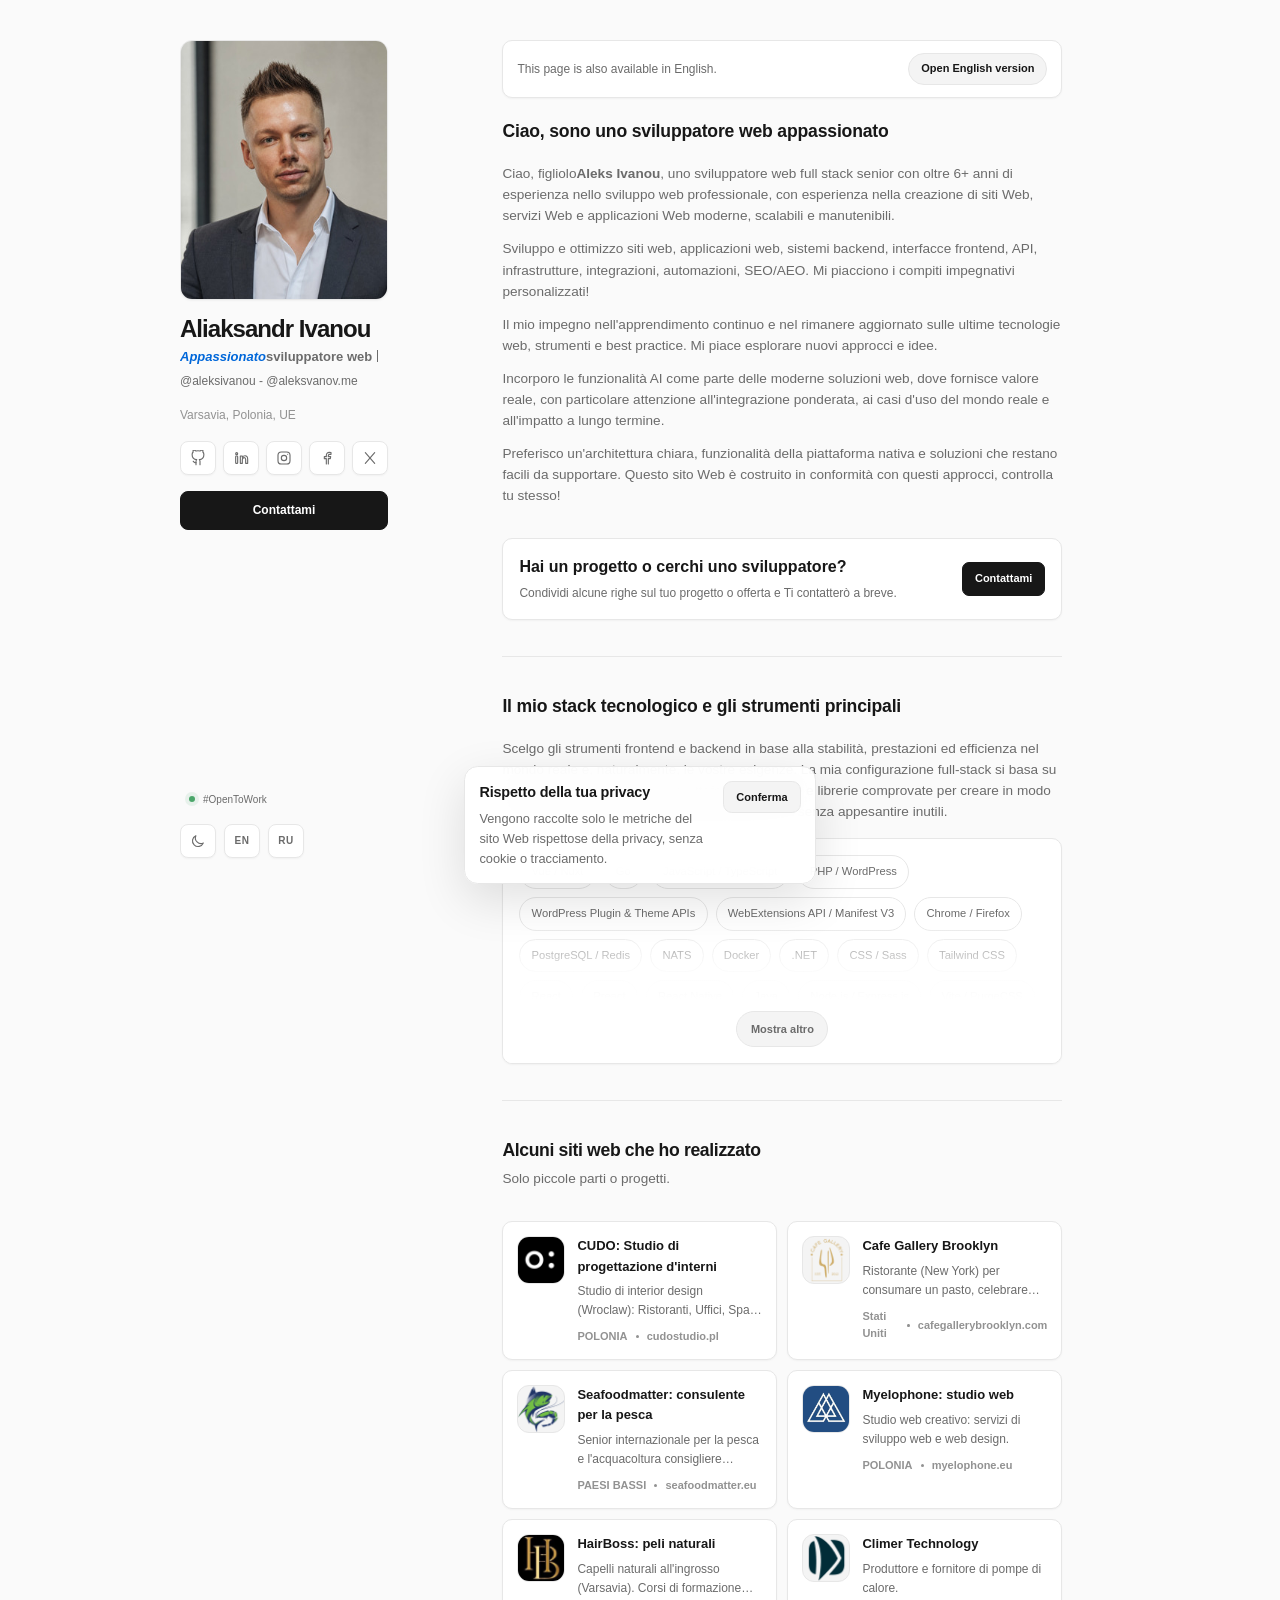
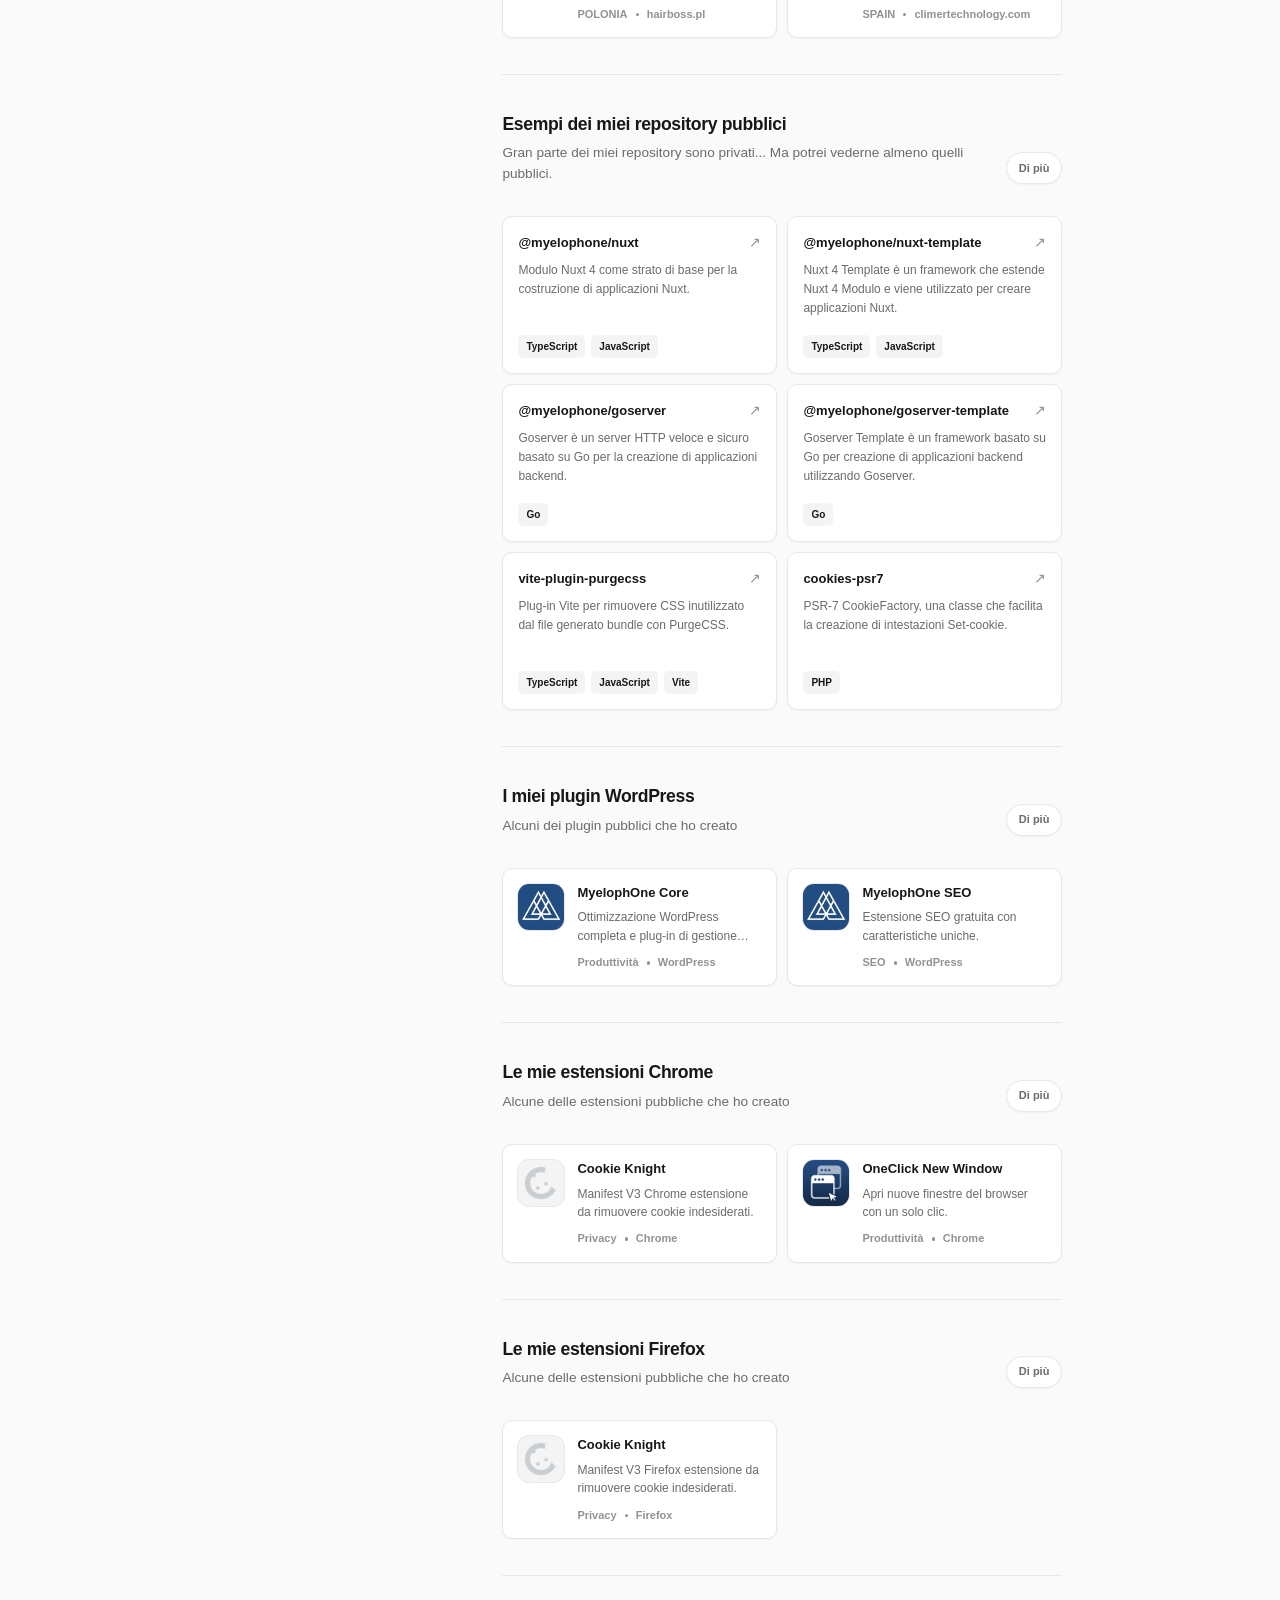
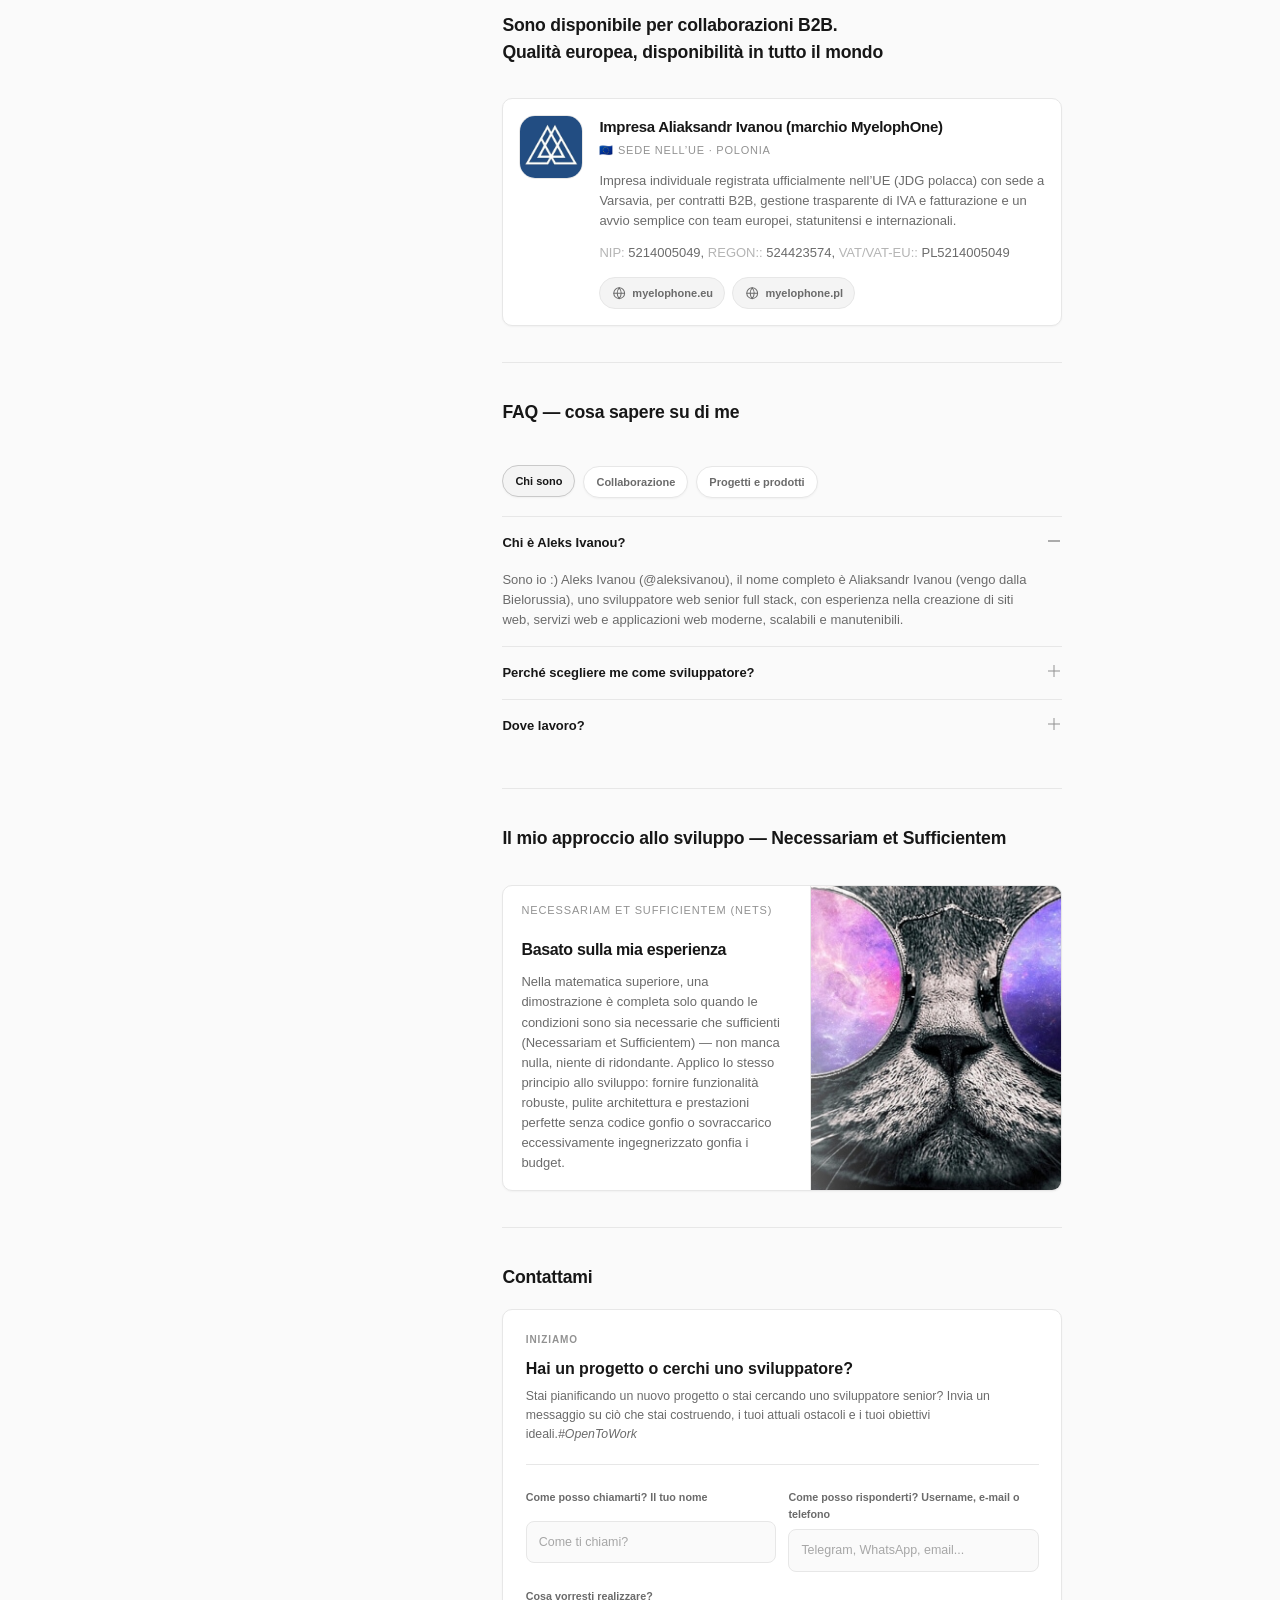
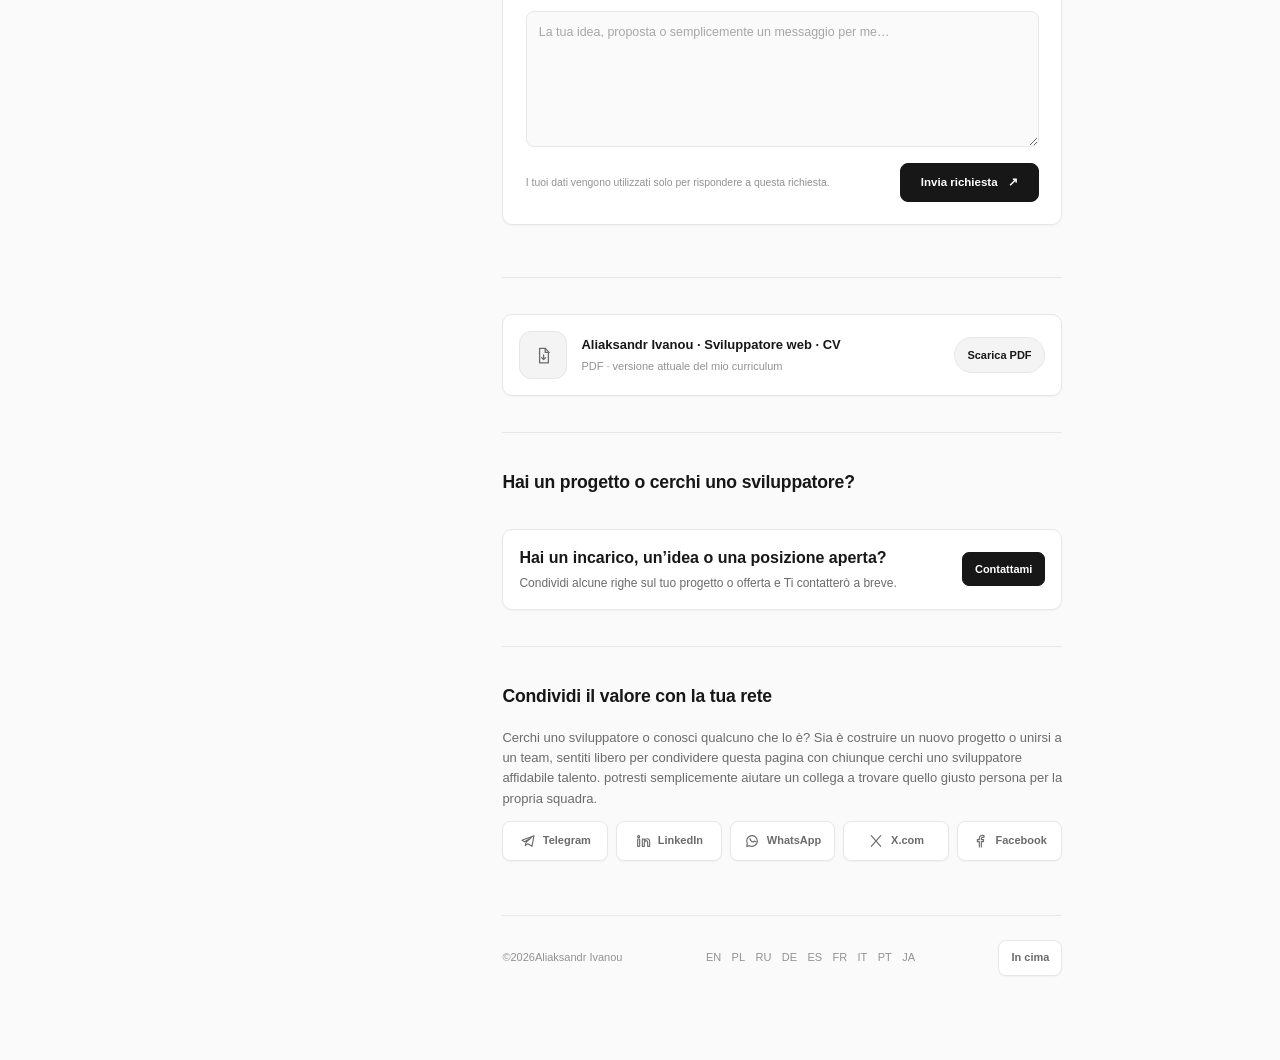
<file: it/index.html>
<!doctype html><html lang="it" class="nojs"><head><meta charset="utf-8"><meta http-equiv="X-UA-Compatible" content="IE=edge,chrome=1"><meta name="viewport" content="width=device-width,initial-scale=1,viewport-fit=cover"><title>Aliaksandr Ivanou ⚡ sviluppatore full stack</title><meta name="description" content="Sito personale dello sviluppatore full stack Aleks Ivanou (@aleksivanou). Sviluppo web end-to-end per esigenze aziendali di qualsiasi complessità: dall’architettura alla distribuzione. Fondatore di MyelophOne. Parliamo del tuo progetto! #OpenToWork #MyelophOne #aleksivanou"><style>.nojs svg{max-width:1rem}.nojs #principleFlip,.nojs .mobile-topbar{display:none}:root{--layout-width:57.5rem;--sidebar-width:13.75rem;--content-width:35rem;--layout-gap:clamp(4.25rem, 8vw, 7rem);--desktop-top:2.5rem;--border:#e7e7e7}:root[data-theme=dark]{--border:#292929}.profile{position:fixed;top:var(--desktop-top);bottom:var(--desktop-top);left:max(1.5rem,calc((100vw - var(--layout-width))/ 2));z-index:2;display:flex;width:var(--sidebar-width);min-height:0;overflow-x:hidden;overflow-y:auto;overscroll-behavior-y:contain;scrollbar-width:thin;flex-direction:column;padding-right:.25rem}.content{width:min(var(--content-width),calc(100% - 3rem));margin-left:max(calc(1.5rem + var(--sidebar-width) + var(--layout-gap)),calc((100vw - var(--layout-width))/ 2 + var(--sidebar-width) + var(--layout-gap)));padding-top:var(--desktop-top);padding-bottom:5rem}@media (max-width:51.25rem){.profile{position:relative;top:auto;bottom:auto;left:auto;width:min(calc(100% - 2rem),38.75rem);min-height:100dvh;max-height:none;margin:0 auto;overflow:visible;padding:1.5rem 0 calc(1.125rem + env(safe-area-inset-bottom));align-items:center}.content{width:min(calc(100% - 2rem),38.75rem);margin:0 auto;padding:3.5rem 0 0;border-top:.0625rem solid var(--border)}}@media (max-width:32.5rem){.content,.profile{width:min(calc(100% - 1.75rem),38.75rem)}.content{padding-top:2.75rem}}@media (max-height:43.75rem) and (min-width:51.3125rem){.profile{top:1.25rem;bottom:1.25rem}.content{padding-top:1.25rem}}@media print{.profile{position:static;float:left;width:11.25rem;height:auto;overflow:visible;margin-right:1.75rem;padding:0}.content{width:auto;margin:0;padding:0}}body,html{max-width:100%!important;margin:0}body{font-family:-apple-system,system-ui,BlinkMacSystemFont,"Segoe UI",Roboto,Oxygen,Ubuntu,sans-serif,color-emoji;background-color:#fff;color:#555;font-weight:400;overflow-x:hidden!important}img{max-width:100%!important;height:auto;display:block}html{height:auto;font-size:15px;-webkit-text-size-adjust:100%;text-size-adjust:100%}body{min-height:100dvh;font-size:1rem;position:relative}@media screen and (min-width:768px){html{font-size:16px}}@media screen and (min-width:1500px){html{font-size:17px}}@media screen and (min-width:1920px){html{font-size:18px}}@media screen and (min-width:2560px){html{font-size:20px}}@media screen and (max-height:650px){html{font-size:15px}}@media screen and (max-height:480px){html{font-size:14px}}</style><meta name="keywords" content="Aliaksandr Ivanou, Aleks Ivanou, aleksivanou, sviluppatore frontend, sviluppatore web, proprietario di MyelophOne"><meta name="author" content="Aliaksandr Ivanou"><meta name="robots" content="index, follow"><meta name="color-scheme" content="light dark"><meta name="theme-color" content="#fafafa" id="themeColor"><meta name="referrer" content="strict-origin-when-cross-origin"><meta name="format-detection" content="telephone=no, address=no, email=no"><meta http-equiv="x-dns-prefetch-control" content="on"><link rel="canonical" href="https://aleksivanov.me/it/"><link rel="alternate" hreflang="ru" href="https://aleksivanov.me/ru/"><link rel="alternate" hreflang="pl" href="https://aleksivanov.me/pl/"><link rel="alternate" hreflang="de" href="https://aleksivanov.me/de/"><link rel="alternate" hreflang="it" href="https://aleksivanov.me/it/"><link rel="alternate" hreflang="fr" href="https://aleksivanov.me/fr/"><link rel="alternate" hreflang="es" href="https://aleksivanov.me/es/"><link rel="alternate" hreflang="pt" href="https://aleksivanov.me/pt/"><link rel="alternate" hreflang="ja" href="https://aleksivanov.me/ja/"><link rel="alternate" hreflang="en" href="https://aleksivanov.me/"><link rel="alternate" hreflang="x-default" href="https://aleksivanov.me/"><link rel="preload" as="image" href="/assets/img/portrait-bashful-right-up.jpg" fetchpriority="low"><meta property="og:type" content="profile"><meta property="og:locale" content="it_IT"><meta property="og:site_name" content="Aliaksandr Ivanou ⚡ sviluppatore full stack"><meta property="og:title" content="Aliaksandr Ivanou ⚡ sviluppatore full stack"><meta property="og:description" content="Sito personale dello sviluppatore full stack Aleks Ivanou (@aleksivanou). Sviluppo web end-to-end per esigenze aziendali di qualsiasi complessità: dall’architettura alla distribuzione. Fondatore di MyelophOne. Parliamo del tuo progetto! #OpenToWork #MyelophOne #aleksivanou"><meta property="og:url" content="https://aleksivanov.me/it/"><meta property="og:image" content="https://aleksivanov.me/assets/img/social-cover.png"><meta property="og:image:alt" content="Aliaksandr Ivanou ⚡ sviluppatore full stack"><meta property="profile:first_name" content="Aleks"><meta property="profile:last_name" content="Ivanou"><meta property="profile:username" content="aleksivanou"><meta name="twitter:card" content="summary_large_image"><meta name="twitter:title" content="Aliaksandr Ivanou ⚡ sviluppatore full stack"><meta name="twitter:description" content="Sito personale dello sviluppatore full stack Aleks Ivanou (@aleksivanou). Sviluppo web end-to-end per esigenze aziendali di qualsiasi complessità: dall’architettura alla distribuzione. Fondatore di MyelophOne. Parliamo del tuo progetto! #OpenToWork #MyelophOne #aleksivanou"><meta name="twitter:image" content="https://aleksivanov.me/assets/img/social-cover.png"><link rel="schema.DC" href="http://purl.org/DC/elements/1.1/"><meta name="DC.Title" content="Aliaksandr Ivanou ⚡ sviluppatore full stack"><meta name="DC.Subject" content="Aliaksandr Ivanou ⚡ sviluppatore full stack"><meta name="DC.Description" content="Sito personale dello sviluppatore full stack Aleks Ivanou (@aleksivanou). Sviluppo web end-to-end per esigenze aziendali di qualsiasi complessità: dall’architettura alla distribuzione. Fondatore di MyelophOne. Parliamo del tuo progetto! #OpenToWork #MyelophOne #aleksivanou"><meta name="DC.Contributor" content="https://aleksivanov.me"><meta name="DC.Date" content="2026-08-12"><meta name="DC.Identifier" content="https://aleksivanov.me"><meta name="DC.Publisher.url" content="https://aleksivanov.me"><meta name="DC.Type" content="Text"><meta name="DC.Format" content="text/html"><meta name="DC.Language" content="it_IT"><meta name="DC.coverage" content="World"><link rel="apple-touch-icon" sizes="57x57" href="/assets/favicon/apple-icon-57x57.png"><link rel="apple-touch-icon" sizes="60x60" href="/assets/favicon/apple-icon-60x60.png"><link rel="apple-touch-icon" sizes="72x72" href="/assets/favicon/apple-icon-72x72.png"><link rel="apple-touch-icon" sizes="76x76" href="/assets/favicon/apple-icon-76x76.png"><link rel="apple-touch-icon" sizes="114x114" href="/assets/favicon/apple-icon-114x114.png"><link rel="apple-touch-icon" sizes="120x120" href="/assets/favicon/apple-icon-120x120.png"><link rel="apple-touch-icon" sizes="144x144" href="/assets/favicon/apple-icon-144x144.png"><link rel="apple-touch-icon" sizes="152x152" href="/assets/favicon/apple-icon-152x152.png"><link rel="apple-touch-icon" sizes="180x180" href="/assets/favicon/apple-icon-180x180.png"><link rel="icon" type="image/png" sizes="192x192" href="/assets/favicon/android-icon-192x192.png"><link rel="icon" type="image/png" sizes="32x32" href="/assets/favicon/favicon-32x32.png"><link rel="icon" type="image/png" sizes="96x96" href="/assets/favicon/favicon-96x96.png"><link rel="icon" type="image/png" sizes="16x16" href="/assets/favicon/favicon-16x16.png"><link rel="manifest" href="/manifest.json"><meta name="msapplication-TileColor" content="#ffffff"><meta name="msapplication-TileImage" content="/assets/favicon/ms-icon-144x144.png"><meta name="theme-color" content="#ffffff"><script type="application/ld+json">{"@context":"https://schema.org","@graph":[{"@context":"https://schema.org","@type":"Person","@id":"https://aleksivanov.me/#person","name":"Aliaksandr Ivanou","url":"https://aleksivanov.me/","image":"https://aleksivanov.me/assets/img/portrait-positive-calm.jpg","jobTitle":"sviluppatore full stack","description":"Sito personale dello sviluppatore full stack Aleks Ivanou (@aleksivanou). Sviluppo web end-to-end per esigenze aziendali di qualsiasi complessità: dall’architettura alla distribuzione. Fondatore di MyelophOne. Parliamo del tuo progetto! #OpenToWork #MyelophOne #aleksivanou","email":"mailto:aleks@meph.one","sameAs":["https://github.com/aleksivanou","https://www.facebook.com/aleksivanov.me","https://www.instagram.com/aleksivanov.me/","https://www.youtube.com/@aleksivanou","https://x.com/aleksivanou","https://www.tiktok.com/@aleksivanov.me","https://www.linkedin.com/in/aleksivanou/","https://www.pinterest.com/aleksivanou/","https://www.reddit.com/user/aleksivanou","https://dribbble.com/aleksivanou","https://teletype.in/@aleksivanov.me","https://tenchat.ru/aleksivanou","https://vk.com/aleksivanou"],"owns":{"@id":"https://myeloph.one/#organization"},"worksFor":{"@id":"https://myeloph.one/#organization"},"hasOccupation":{"@type":"Occupation","name":"CEO, MyelophOne"},"knowsLanguage":["ru","en","be","pl","de"],"homeLocation":{"@type":"City","name":"Warsaw","containedInPlace":{"@type":"Country","name":"Poland"}},"knowsAbout":["Nuxt.js","React","Vue.js","CSS","SCSS","JavaScript","TypeScript","Node.js","Go","PostgreSQL","Frontend Development","Backend Development","Web Performance","Web Accessibility","Microservices Architecture","Responsive Web Design","Vue / Nuxt","JavaScript / TypeScript","PHP / WordPress","WordPress Plugin & Theme APIs","WebExtensions API / Manifest V3","Chrome / Firefox","PostgreSQL / Redis","NATS","Docker",".NET","CSS / Sass","Tailwind CSS","Preact","React Native","Java","Node.js / Express.js","Vite / PurgeCSS","Composer / PSR-7","Python","Git / GitHub Actions","MySQL / MongoDB","Azure","Jest / Vitest / Playwright","Sentry","Zustand","HTML5 / CSS3"],"alternateName":["@aleksivanou","Aleks Ivanou","Alex Ivanou","Aliaksandr Ivanou","Alexander Ivanou","Aleks Ivanov","Alex Ivanov","Aliaksandr Ivanov","Alexander Ivanov","Алекс Иванов","Алекс Иванов Миелофон","Александр Иванов","Александр Иванов Миелофон","Аляксандр Іваноў","Алекс Іваноў","IVANOU ALIAKSANDR","IVANOV ALEKS","IVANOU ALEKS","IVANOV ALEX","IVANOU ALEX","IVANOV ALEXANDER","IVANOU ALEXANDER","Aliaksandr Ivanov - fullstack developer","Aliaksandr Ivanou - fullstack developer","Aleks Ivanou - fullstack developer","Aleks Ivanov - fullstack developer","Aliaksandr Ivanou MyelophOne","Aleks Ivanou MyelophOne","Aleks Ivanov MyelophOne","aleksivanou","aleksivanov.me"]},{"@type":"Organization","@id":"https://myeloph.one/#organization","name":"MyelophOne","url":"https://myeloph.one","legalName":"Aliaksandr Ivanou","description":"Creative web studio","logo":"https://aleksivanov.me/assets/img/myelophone.jpg","email":"mailto:studio@myeloph.one","foundingDate":"2020-05-26","sameAs":["https://github.com/MyelophOne","https://myelophone.eu/","https://myelophone.pl/"],"taxID":"5214005049","vatID":"PL5214005049","identifier":{"@type":"PropertyValue","propertyID":"REGON","value":"524423574"},"founder":{"@id":"https://aleksivanov.me/#person"},"brand":{"@type":"Brand","name":"MyelophOne"},"alternateName":["MyelophOne","@MyelophOne","Myeloph.One","@Myeloph.One","MelophOne","Meloph.One","MephOne","Meph.One","Миелофон","МиелофонЪ","Aliaksandr Ivanou JDG"]},{"@context":"https://schema.org","@type":"WebSite","@id":"https://aleksivanov.me/#website","name":"Aleks Ivanou","alternateName":["aleksivanov.me","@aleksivanou"],"inLanguage":["en","pl","ru","de","es","fr","it","pt","ja"],"url":"https://aleksivanov.me/","publisher":{"@id":"https://aleksivanov.me/#person"}},{"@type":"ProfilePage","@id":"https://aleksivanov.me/it/#profile","url":"https://aleksivanov.me/it/","inLanguage":"it","mainEntity":{"@id":"https://aleksivanov.me/#person"},"isPartOf":{"@id":"https://aleksivanov.me/#website"}},{"@type":"ItemList","@id":"https://aleksivanov.me/#software-projects","name":"MyelophOne open-source projects","itemListElement":[{"@type":"ListItem","position":1,"item":{"@type":"SoftwareSourceCode","@id":"https://github.com/MyelophOne/nuxt#software","name":"@myelophone/nuxt","codeRepository":"https://github.com/MyelophOne/nuxt","programmingLanguage":["TypeScript","JavaScript"],"author":{"@id":"https://aleksivanov.me/#person"},"sourceOrganization":{"@id":"https://myeloph.one/#organization"}}},{"@type":"ListItem","position":2,"item":{"@type":"SoftwareSourceCode","@id":"https://github.com/MyelophOne/nuxt-template#software","name":"@myelophone/nuxt-template","codeRepository":"https://github.com/MyelophOne/nuxt-template","programmingLanguage":["TypeScript","JavaScript"],"author":{"@id":"https://aleksivanov.me/#person"},"sourceOrganization":{"@id":"https://myeloph.one/#organization"}}},{"@type":"ListItem","position":3,"item":{"@type":"SoftwareSourceCode","@id":"https://github.com/MyelophOne/goserver#software","name":"@myelophone/goserver","codeRepository":"https://github.com/MyelophOne/goserver","programmingLanguage":"Go","author":{"@id":"https://aleksivanov.me/#person"},"sourceOrganization":{"@id":"https://myeloph.one/#organization"}}},{"@type":"ListItem","position":4,"item":{"@type":"SoftwareSourceCode","@id":"https://github.com/MyelophOne/goserver-template#software","name":"@myelophone/goserver-template","codeRepository":"https://github.com/MyelophOne/goserver-template","programmingLanguage":"Go","author":{"@id":"https://aleksivanov.me/#person"},"sourceOrganization":{"@id":"https://myeloph.one/#organization"}}},{"@type":"ListItem","position":5,"item":{"@type":"SoftwareSourceCode","@id":"https://github.com/MyelophOne/vite-plugin-purgecss#software","name":"vite-plugin-purgecss","codeRepository":"https://github.com/MyelophOne/vite-plugin-purgecss","programmingLanguage":["TypeScript","JavaScript"],"author":{"@id":"https://aleksivanov.me/#person"},"sourceOrganization":{"@id":"https://myeloph.one/#organization"}}},{"@type":"ListItem","position":6,"item":{"@type":"SoftwareSourceCode","@id":"https://github.com/MyelophOne/cookies-psr7#software","name":"cookies-psr7","codeRepository":"https://github.com/MyelophOne/cookies-psr7","programmingLanguage":"PHP","author":{"@id":"https://aleksivanov.me/#person"},"sourceOrganization":{"@id":"https://myeloph.one/#organization"}}}]},{"@type":"FAQPage","@id":"https://aleksivanov.me/it/#faq","mainEntity":[{"@type":"Question","name":"Chi è Aleks Ivanou?","acceptedAnswer":{"@type":"Answer","text":"Sono io :) Aleks Ivanou (@aleksivanou), il nome completo è Aliaksandr Ivanou (vengo dalla Bielorussia), uno sviluppatore web senior full stack, con esperienza nella creazione di siti web, servizi web e applicazioni web moderne, scalabili e manutenibili."}},{"@type":"Question","name":"Perché scegliere me come sviluppatore?","acceptedAnswer":{"@type":"Answer","text":"Metto insieme l'esperienza, creatività e forte tecnica risoluzione dei problemi. Costruisco complesso, soluzioni scalabili focalizzate su prestazioni, ottimizzazione, pulizia architettura e ottimo utente esperienza."}},{"@type":"Question","name":"Dove lavoro?","acceptedAnswer":{"@type":"Answer","text":"La mia sede è a Varsavia, Polonia (UE), e lavorare con clienti in tutto il mondo. Io collaboro anche a distanza con aziende, startup, progetti B2B, e squadre di diversi paesi e fusi orari."}},{"@type":"Question","name":"Aleks Ivanou — sviluppatore web full-stack","acceptedAnswer":{"@type":"Answer","text":"Sono uno sviluppatore full-stack senior che prospera nel risolvere complesse sfide tecniche, districare architetture disordinate e portare idee ambiziose per la vita."}},{"@type":"Question","name":"Aleks Ivanou — fondatore e proprietario del marchio MyelophOne","acceptedAnswer":{"@type":"Answer","text":"Fondatore e proprietario di MyelophOne (@myeloph.one) - web creativo sviluppo incentrato sui moderni siti web, prodotti digitali e sviluppo web personalizzato."}},{"@type":"Question","name":"Aleks Ivanou — sviluppatore di estensioni Chrome","acceptedAnswer":{"@type":"Answer","text":"Creo e sviluppo Chrome estensioni e strumenti del browser, da utilità di produttività leggere a soluzioni personalizzate più avanzate (come OneClick New Window e Cookie Knight), disponibile nel Chrome Web Store."}},{"@type":"Question","name":"Aleks Ivanou — sviluppatore di estensioni Firefox","acceptedAnswer":{"@type":"Answer","text":"Creo e sviluppo Firefox personalizzati estensioni e strumenti cross-browser, tra cui produttività, automazione, e soluzioni di utilità (come Cookie Knight), disponibile nel Mozilla Add-ons Store."}},{"@type":"Question","name":"Aleks Ivanou — sviluppatore WordPress","acceptedAnswer":{"@type":"Answer","text":"Creo e sviluppo custom Plugin WordPress focalizzati su prestazioni, SEO, automazione e funzionalità pratiche del sito web (come MyelophOne Core e MyelophOne SEO), disponibile su WordPress.org."}},{"@type":"Question","name":"Aleks Ivanou — sviluppatore di @myelophone/nuxt","acceptedAnswer":{"@type":"Answer","text":"Creo e sviluppo front-end componenti e soluzioni personalizzate utilizzando Nuxt.js, concentrandosi sulle prestazioni, SEO e l'esperienza dell'utente."}},{"@type":"Question","name":"Aleks Ivanou — sviluppatore di @myelophone/goserver","acceptedAnswer":{"@type":"Answer","text":"Creo e sviluppo back-end servizio e soluzione personalizzata utilizzando Go, concentrandosi sulle prestazioni, scalabilità e sicurezza."}},{"@type":"Question","name":"Come puoi contattarmi?","acceptedAnswer":{"@type":"Answer","text":"Puoi contattarmi direttamente tramite il modulo di contatto su questo sito oppure tramite e-mail. Invia una breve descrizione del tuo progetto, obiettivi e tipo di collaborazione preferita e Ti risponderò con il prossimo passi."}},{"@type":"Question","name":"Sono disponibile per collaborazioni?","acceptedAnswer":{"@type":"Answer","text":"Sì. Sono aperto a cose interessanti progetti e a lungo termine opportunità, soggetto ai miei attuali impegni ed eventuali richieste periodo di transizione."}},{"@type":"Question","name":"Sono disponibile per progetti part-time?","acceptedAnswer":{"@type":"Answer","text":"Sì. Sono aperto a impegni part-time, progetti in corso e collaborazioni flessibili, a seconda sui miei impegni attuali."}},{"@type":"Question","name":"Lavoro in modalità B2B?","acceptedAnswer":{"@type":"Answer","text":"Sì. Lavoro (come polacco JDG) con aziende e clienti su B2B base, compreso il lavoro basato su progetti, sviluppo continuo e a lungo termine collaborazioni."}},{"@type":"Question","name":"Come possiamo collaborare?","acceptedAnswer":{"@type":"Answer","text":"Possiamo lavorare insieme su un piano fisso progetto, un pacchetto di sviluppo, un impegno part-time continuativo, o una collaborazione B2B a lungo termine, a seconda delle vostre esigenze."}}]}]}</script><script>(()=>{const e=localStorage.getItem("theme"),t=window.matchMedia("(prefers-color-scheme: dark)").matches?"dark":"light";document.documentElement.dataset.theme=e||t})()</script><link rel="stylesheet" href="/assets/css/styles.css"></head><body id="page-top"><header class="mobile-topbar" id="mobileTopbar"><div class="mobile-topbar-copy"><p class="mobile-topbar-name">Aliaksandr Ivanou</p><p class="mobile-topbar-principle">Necessariam et Sufficientem</p></div><div><a class="mobile-topbar-link" href="https://linkedin.com/in/aleksivanou" target="_blank" rel="me noopener noreferrer" aria-label="LinkedIn"><svg viewBox="0 0 24 24" aria-hidden="true"><rect x="4" y="9" width="3" height="11" rx="1"/><circle cx="5.5" cy="5.5" r="1.5"/><path d="M11 20V9h3v1.8c1-1.5 2.3-2.2 4-2.2 2.7 0 4 1.8 4 5.1V20h-3v-5.7c0-1.9-.7-2.9-2.2-2.9-1.7 0-2.8 1.2-2.8 3.4V20h-3Z"/></svg> </a><a class="mobile-topbar-link" href="https://github.com/aleksivanou" target="_blank" rel="me noopener noreferrer" aria-label="GitHub"><svg viewBox="0 0 24 24" aria-hidden="true"><path d="M15 22v-4a4.8 4.8 0 0 0-1-3.5c3.3-.4 6.8-1.6 6.8-7.4A5.8 5.8 0 0 0 19.3 3 5.4 5.4 0 0 0 19.1 0S17.9-.4 15 1.5a13.4 13.4 0 0 0-6 0C6.1-.4 4.9 0 4.9 0a5.4 5.4 0 0 0-.2 3A5.8 5.8 0 0 0 3.2 7.1c0 5.8 3.5 7 6.8 7.4A4.8 4.8 0 0 0 9 18v4"/><path d="M9 19c-3 .9-3-1.5-4.2-2"/></svg></a></div></header><a class="skip-link" href="#content">Go al contenuto</a><aside class="profile" aria-label="Informazioni principali"><div class="profile-main"><div class="portrait-shake" id="portraitShake"><div class="portrait"><span class="portrait-hit-flash" aria-hidden="true"></span> <span class="portrait-fallback" aria-hidden="true">AI</span> <img id="mainPortrait" src="/assets/img/portrait-positive-calm.jpg" data-default-src="/assets/img/portrait-positive-calm.jpg" data-complete-src="/assets/img/portrait-bashful-right-up.jpg" data-fight-images="/assets/img/portrait-bashful.jpg,/assets/img/portrait-curious.jpg,/assets/img/portrait-playful-skepticism.jpg,/assets/img/portrait-pleasant-surprise.jpg,/assets/img/portrait-bashful-right-up.jpg" width="440" height="550" alt="Aliaksandr Ivanou (@aleksivanou) ⚡ MyelophOne fondatore e proprietario" loading="lazy" decoding="async" fetchpriority="low" onerror="this.hidden=!0"></div></div><div><h1 class="name">Aliaksandr Ivanou</h1><p class="role"><b><i>Appassionato</i>sviluppatore web</b><span class="typing-caret" aria-hidden="true"></span></p><p class="contact-description">@aleksivanou - @aleksvanov.me</p></div><p class="location">Varsavia, Polonia, UE</p><nav class="social-links" aria-label="Link social"><a class="social-link" href="https://github.com/aleksivanou" target="_blank" rel="me noopener noreferrer" aria-label="GitHub"><svg viewBox="0 0 24 24" aria-hidden="true"><path d="M15 22v-4a4.8 4.8 0 0 0-1-3.5c3.3-.4 6.8-1.6 6.8-7.4A5.8 5.8 0 0 0 19.3 3 5.4 5.4 0 0 0 19.1 0S17.9-.4 15 1.5a13.4 13.4 0 0 0-6 0C6.1-.4 4.9 0 4.9 0a5.4 5.4 0 0 0-.2 3A5.8 5.8 0 0 0 3.2 7.1c0 5.8 3.5 7 6.8 7.4A4.8 4.8 0 0 0 9 18v4"/><path d="M9 19c-3 .9-3-1.5-4.2-2"/></svg> </a><a class="social-link" href="https://linkedin.com/in/aleksivanou" target="_blank" rel="me noopener noreferrer" aria-label="LinkedIn"><svg viewBox="0 0 24 24" aria-hidden="true"><rect x="4" y="9" width="3" height="11" rx="1"/><circle cx="5.5" cy="5.5" r="1.5"/><path d="M11 20V9h3v1.8c1-1.5 2.3-2.2 4-2.2 2.7 0 4 1.8 4 5.1V20h-3v-5.7c0-1.9-.7-2.9-2.2-2.9-1.7 0-2.8 1.2-2.8 3.4V20h-3Z"/></svg> </a><a class="social-link" href="https://www.instagram.com/aleksivanov.me/" target="_blank" rel="me noopener noreferrer" aria-label="Instagram"><svg viewBox="0 0 24 24" aria-hidden="true"><rect x="3" y="3" width="18" height="18" rx="5"/><circle cx="12" cy="12" r="4"/><circle cx="17.5" cy="6.5" r=".8" fill="currentColor" stroke="none"/></svg> </a><a class="social-link" href="https://www.facebook.com/aleksivanov.me" target="_blank" rel="me noopener noreferrer" aria-label="Facebook"><svg viewBox="0 0 24 24" aria-hidden="true"><path d="M14 21v-8h3l.5-3H14V8.2c0-1 .4-1.7 1.8-1.7H18V3.8c-.7-.1-1.5-.2-2.4-.2-2.8 0-4.6 1.7-4.6 4.8V10H8v3h3v8"/></svg> </a><a class="social-link" href="https://x.com/aleksivanou" target="_blank" rel="me noopener noreferrer" aria-label="X.com"><svg viewBox="0 0 24 24" aria-hidden="true"><path d="M5 4l14 16M19 4 5 20"/></svg></a></nav><a class="contact-link" href="#contact-form-root">Contattami</a></div><div class="profile-footer"><span class="availability">#OpenToWork</span><div class="profile-controls" aria-label="Impostazioni della pagina"><button class="theme-toggle" id="themeToggle" type="button" aria-label="Tema attiva/disattiva"><svg class="moon-icon" viewBox="0 0 24 24" fill="none" aria-hidden="true"><path d="M20 15.2A8.5 8.5 0 0 1 8.8 4 8.5 8.5 0 1 0 20 15.2Z" stroke="currentColor" stroke-width="1.7" stroke-linecap="round" stroke-linejoin="round"/></svg> <svg class="sun-icon" viewBox="0 0 24 24" fill="none" aria-hidden="true"><circle cx="12" cy="12" r="3.5" stroke="currentColor" stroke-width="1.7"/><path d="M12 2v2m0 16v2M4.93 4.93l1.42 1.42m11.3 11.3 1.42 1.42M2 12h2m16 0h2M4.93 19.07l1.42-1.42m11.3-11.3 1.42-1.42" stroke="currentColor" stroke-width="1.7" stroke-linecap="round"/></svg></button> <a class="language-link" href="/en/" hreflang="en" lang="en" aria-label="English version">EN</a> <a class="language-link" href="/ru/" hreflang="ru" lang="ru" aria-label="Русская версия">RU</a></div></div></aside><button class="principle" id="principleFlip" type="button" aria-label="Uovo di Pasqua">Necessariam et Sufficientem</button><main class="content" id="content"><section class="section" aria-labelledby="about-title"><div class="language-notice" id="languageNotice" data-nosnippet aria-live="polite"><span id="languageNoticeText"></span> <a class="language-notice-link" id="languageNoticeLink" href="/" hreflang="en" lang="en">EN</a></div><h2 class="section-title" id="about-title">Ciao, sono uno sviluppatore web appassionato</h2><p class="prose">Ciao, figliolo<b>Aleks Ivanou</b>, uno sviluppatore web full stack senior con oltre <span class="expyears">6</span>+ anni di esperienza nello sviluppo web professionale, con esperienza nella creazione di siti Web, servizi Web e applicazioni Web moderne, scalabili e manutenibili.</p><p class="prose">Sviluppo e ottimizzo siti web, applicazioni web, sistemi backend, interfacce frontend, API, infrastrutture, integrazioni, automazioni, SEO/AEO. Mi piacciono i compiti impegnativi personalizzati!</p><p class="prose">Il mio impegno nell'apprendimento continuo e nel rimanere aggiornato sulle ultime tecnologie web, strumenti e best practice. Mi piace esplorare nuovi approcci e idee.</p><p class="prose">Incorporo le funzionalità AI come parte delle moderne soluzioni web, dove fornisce valore reale, con particolare attenzione all'integrazione ponderata, ai casi d'uso del mondo reale e all'impatto a lungo termine.</p><p class="prose">Preferisco un'architettura chiara, funzionalità della piattaforma nativa e soluzioni che restano facili da supportare. Questo sito Web è costruito in conformità con questi approcci, controlla tu stesso!</p><div class="contact-card" style="margin-top:2rem"><div><h5 class="contact-title">Hai un progetto o cerchi uno sviluppatore?</h5><p class="contact-description">Condividi alcune righe sul tuo progetto o offerta e Ti contatterò a breve.</p></div><a class="contact-button" href="#contact-form-root">Contattami</a></div></section><section class="section" aria-labelledby="logos-title"><h4 class="section-title" id="logos-title">Il mio stack tecnologico e gli strumenti principali</h4><div class="desc-card"><p class="contact-description">Scelgo gli strumenti frontend e backend in base alla stabilità, prestazioni ed efficienza nel mondo reale e, naturalmente, le vostre esigenze. La mia configurazione full-stack si basa su framework testati nel tempo, piattaforme moderne e librerie comprovate per creare in modo veloce, sicuro e facilmente scalabile applicazioni senza appesantire inutili.</p></div><div class="story-card" id="storyCard"><div class="story-content" id="storyContent"><ul class="tag-list" aria-label="Tecnologie"><li>Vue / Nuxt</li><li>Go</li><li>JavaScript / TypeScript</li><li>PHP / WordPress</li><li>WordPress Plugin &amp; Theme APIs</li><li>WebExtensions API / Manifest V3</li><li>Chrome / Firefox</li><li>PostgreSQL / Redis</li><li>NATS</li><li>Docker</li><li>.NET</li><li>CSS / Sass</li><li>Tailwind CSS</li><li>React</li><li>Preact</li><li>React Native</li><li>Java</li><li>Node.js / Express.js</li><li>Vite / PurgeCSS</li><li>Composer / PSR-7</li><li>Python</li><li>Git / GitHub Actions</li><li>MySQL / MongoDB</li><li>Azure</li><li>Jest / Vitest / Playwright</li><li>Sentry</li><li>Zustand</li><li>HTML5 / CSS3</li></ul></div><div class="story-footer"><button class="story-toggle" id="storyToggle" type="button" aria-expanded="false" aria-controls="storyContent"><span>Mostra altro</span></button></div></div></section><section class="section" aria-labelledby="websites-title"><div class="extensions-head"><div><h4 class="extensions-heading" id="websites-title">Alcuni siti web che ho realizzato</h4><p class="extensions-subtitle">Solo piccole parti o progetti.</p></div></div><div class="extensions-grid"><a class="extension-card" href="https://cudostudio.pl/" aria-label="Apri il sito cudostudio.pl di @aleksivanou" target="_blank" rel="noopener noreferrer"><span class="extension-icon"><img src="/assets/img/cudo.png" width="96" height="96" alt="" loading="lazy" decoding="async" onerror="this.hidden=!0"> <span class="extension-icon-fallback" aria-hidden="true">CUDO</span> </span><span><h6 class="extension-title">CUDO: Studio di progettazione d'interni</h6><p class="extension-description">Studio di interior design (Wroclaw): Ristoranti, Uffici, Spazi commerciali</p><span class="extension-meta">POLONIA<span class="extension-meta-dot" aria-hidden="true"></span>cudostudio.pl</span> </span></a><a class="extension-card" href="https://cafegallerybrooklyn.com/" aria-label="Apri il sito cafegallerybrooklyn.com di @aleksivanou" target="_blank" rel="noopener noreferrer"><span class="extension-icon"><img src="/assets/img/cafegallery.png" width="96" height="96" alt="" loading="lazy" decoding="async" onerror="this.hidden=!0"> <span class="extension-icon-fallback" aria-hidden="true">CG</span> </span><span><h6 class="extension-title">Cafe Gallery Brooklyn</h6><p class="extension-description">Ristorante (New York) per consumare un pasto, celebrare qualsiasi evento o ordinare la consegna</p><span class="extension-meta">Stati Uniti<span class="extension-meta-dot" aria-hidden="true"></span>cafegallerybrooklyn.com</span> </span></a><a class="extension-card" href="https://seafoodmatter.eu/" aria-label="Apri il sito seafoodmatter.eu di @aleksivanou" target="_blank" rel="noopener noreferrer"><span class="extension-icon"><img src="/assets/img/seafoodmatter.png" width="96" height="96" alt="" loading="lazy" decoding="async" onerror="this.hidden=!0"> <span class="extension-icon-fallback" aria-hidden="true">SM</span> </span><span><h6 class="extension-title">Seafoodmatter: consulente per la pesca</h6><p class="extension-description">Senior internazionale per la pesca e l'acquacoltura consigliere internazionale</p><span class="extension-meta">PAESI BASSI<span class="extension-meta-dot" aria-hidden="true"></span>seafoodmatter.eu</span> </span></a><a class="extension-card" href="https://myelophone.eu/" aria-label="Apri il sito myelophone.eu di @aleksivanou" target="_blank" rel="noopener noreferrer"><span class="extension-icon"><img src="/assets/img/myelophone.jpg" width="96" height="96" alt="" loading="lazy" decoding="async" onerror="this.hidden=!0"> <span class="extension-icon-fallback" aria-hidden="true">MIO</span> </span><span><h6 class="extension-title">Myelophone: studio web</h6><p class="extension-description">Studio web creativo: servizi di sviluppo web e web design.</p><span class="extension-meta">POLONIA<span class="extension-meta-dot" aria-hidden="true"></span>myelophone.eu</span> </span></a><a class="extension-card" href="https://hairboss.pl/" aria-label="Apri il sito hairboss.pl di @aleksivanou" target="_blank" rel="noopener noreferrer"><span class="extension-icon"><img src="/assets/img/hairboss.jpg" width="96" height="96" alt="" loading="lazy" decoding="async" onerror="this.hidden=!0"> <span class="extension-icon-fallback" aria-hidden="true">HB</span> </span><span><h6 class="extension-title">HairBoss: peli naturali</h6><p class="extension-description">Capelli naturali all'ingrosso (Varsavia). Corsi di formazione sulle estensioni dei capelli.</p><span class="extension-meta">POLONIA<span class="extension-meta-dot" aria-hidden="true"></span>hairboss.pl</span> </span></a><a class="extension-card" href="https://climertechnology.com/" aria-label="Apri il sito climertechnology.com di @aleksivanou" target="_blank" rel="noopener noreferrer"><span class="extension-icon"><img src="/assets/img/climer.png" width="96" height="96" alt="" loading="lazy" decoding="async" onerror="this.hidden=!0"> <span class="extension-icon-fallback" aria-hidden="true">CT</span> </span><span><h6 class="extension-title">Climer Technology</h6><p class="extension-description">Produttore e fornitore di pompe di calore.</p><span class="extension-meta">SPAIN<span class="extension-meta-dot" aria-hidden="true"></span>climertechnology.com</span></span></a></div></section><section class="section" aria-labelledby="repos-title"><div class="extensions-head"><div><h3 class="extensions-heading" id="repos-title">Esempi dei miei repository pubblici</h3><p class="extensions-subtitle">Gran parte dei miei repository sono privati... Ma potrei vederne almeno quelli pubblici.</p></div><a class="extensions-more" href="https://github.com/orgs/MyelophOne/repositories" target="_blank">Di più</a></div><div class="projects"><a class="project" href="https://github.com/MyelophOne/nuxt" aria-label="Apri il progetto Nuxt" target="_blank"><div class="project-header"><h6 class="project-title">@myelophone/nuxt</h6><span class="project-arrow" aria-hidden="true">↗</span></div><p class="project-description">Modulo Nuxt 4 come strato di base per la costruzione di applicazioni Nuxt.</p><div class="tags" aria-label="Tecnologie del progetto"><span class="tag">TypeScript</span> <span class="tag">JavaScript</span></div></a><a class="project" href="https://github.com/MyelophOne/nuxt-template" aria-label="Apri il progetto Nuxt Template" target="_blank"><div class="project-header"><h6 class="project-title">@myelophone/nuxt-template</h6><span class="project-arrow" aria-hidden="true">↗</span></div><p class="project-description">Nuxt 4 Template è un framework che estende Nuxt 4 Modulo e viene utilizzato per creare applicazioni Nuxt.</p><div class="tags" aria-label="Tecnologie del progetto"><span class="tag">TypeScript</span> <span class="tag">JavaScript</span></div></a><a class="project" href="https://github.com/MyelophOne/goserver" aria-label="Apri il progetto Goserver" target="_blank"><div class="project-header"><h6 class="project-title">@myelophone/goserver</h6><span class="project-arrow" aria-hidden="true">↗</span></div><p class="project-description">Goserver è un server HTTP veloce e sicuro basato su Go per la creazione di applicazioni backend.</p><div class="tags" aria-label="Tecnologie del progetto"><span class="tag">Go</span></div></a><a class="project" href="https://github.com/MyelophOne/goserver-template" aria-label="Apri il progetto Goserver Template" target="_blank"><div class="project-header"><h6 class="project-title">@myelophone/goserver-template</h6><span class="project-arrow" aria-hidden="true">↗</span></div><p class="project-description">Goserver Template è un framework basato su Go per creazione di applicazioni backend utilizzando Goserver.</p><div class="tags" aria-label="Tecnologie del progetto"><span class="tag">Go</span></div></a><a class="project" href="https://github.com/MyelophOne/vite-plugin-purgecss" aria-label="Apri vite-plugin-purgecss" target="_blank"><div class="project-header"><h6 class="project-title">vite-plugin-purgecss</h6><span class="project-arrow" aria-hidden="true">↗</span></div><p class="project-description">Plug-in Vite per rimuovere CSS inutilizzato dal file generato bundle con PurgeCSS.</p><div class="tags" aria-label="Tecnologie del progetto"><span class="tag">TypeScript</span> <span class="tag">JavaScript</span> <span class="tag">Vite</span></div></a><a class="project" href="https://github.com/MyelophOne/cookies-psr7" aria-label="Apri cookies-psr7" target="_blank"><div class="project-header"><h6 class="project-title">cookies-psr7</h6><span class="project-arrow" aria-hidden="true">↗</span></div><p class="project-description">PSR-7 CookieFactory, una classe che facilita la creazione di intestazioni Set-cookie.</p><div class="tags" aria-label="Tecnologie del progetto"><span class="tag">PHP</span></div></a></div></section><section class="section" aria-labelledby="wordpress-title"><div class="extensions-head"><div><h4 class="extensions-heading" id="wordpress-title">I miei plugin WordPress</h4><p class="extensions-subtitle">Alcuni dei plugin pubblici che ho creato</p></div><a class="extensions-more" href="https://profiles.wordpress.org/myelophone/" target="_blank">Di più</a></div><div class="extensions-grid"><a class="extension-card" href="https://wordpress.org/plugins/myelophone-core/" aria-label="Apri il plugin Myelophone Core" target="_blank"><span class="extension-icon"><img src="/assets/img/myelophone.jpg" width="96" height="96" alt="" loading="lazy" decoding="async" onerror="this.hidden=!0"> <span class="extension-icon-fallback" aria-hidden="true">MC</span> </span><span><h3 class="extension-title">MyelophOne Core</h3><p class="extension-description">Ottimizzazione WordPress completa e plug-in di gestione gratuita.</p><span class="extension-meta">Produttività<span class="extension-meta-dot" aria-hidden="true"></span>WordPress</span> </span></a><a class="extension-card" href="https://wordpress.org/plugins/myelophone-seo/" aria-label="Apri il plugin MyelophOne SEO" target="_blank"><span class="extension-icon"><img src="/assets/img/myelophone.jpg" width="96" height="96" alt="" loading="lazy" decoding="async" onerror="this.hidden=!0"> <span class="extension-icon-fallback" aria-hidden="true">MS</span> </span><span><h6 class="extension-title">MyelophOne SEO</h6><p class="extension-description">Estensione SEO gratuita con caratteristiche uniche.</p><span class="extension-meta">SEO<span class="extension-meta-dot" aria-hidden="true"></span>WordPress</span></span></a></div></section><section class="section" aria-labelledby="chrome-title"><div class="extensions-head"><div><h4 class="extensions-heading" id="chrome-title">Le mie estensioni Chrome</h4><p class="extensions-subtitle">Alcune delle estensioni pubbliche che ho creato</p></div><a class="extensions-more" href="https://chromewebstore.google.com/search/myelophone" target="_blank">Di più</a></div><div class="extensions-grid"><a class="extension-card" href="https://chromewebstore.google.com/detail/cookie-knight/fkmebhjegpjgnjkakomeaakfokmjoglp" aria-label="Apri l’estensione Cookie Knight" target="_blank"><span class="extension-icon"><img src="/assets/img/cookie-knight.png" width="96" height="96" alt="" loading="lazy" decoding="async" onerror="this.hidden=!0"> <span class="extension-icon-fallback" aria-hidden="true">CK</span> </span><span><h3 class="extension-title">Cookie Knight</h3><p class="extension-description">Manifest V3 Chrome estensione da rimuovere cookie indesiderati.</p><span class="extension-meta">Privacy<span class="extension-meta-dot" aria-hidden="true"></span>Chrome</span> </span></a><a class="extension-card" href="https://chromewebstore.google.com/detail/oneclick-new-window/mbffihfapnjjoffpdpidblbchdkhkgjm" aria-label="Apri l’estensione Oneclick New Window" target="_blank"><span class="extension-icon"><img src="/assets/img/oneclick.png" width="96" height="96" alt="" loading="lazy" decoding="async" onerror="this.hidden=!0"> <span class="extension-icon-fallback" aria-hidden="true">NO</span> </span><span><h6 class="extension-title">OneClick New Window</h6><p class="extension-description">Apri nuove finestre del browser con un solo clic.</p><span class="extension-meta">Produttività<span class="extension-meta-dot" aria-hidden="true"></span>Chrome</span></span></a></div></section><section class="section" aria-labelledby="firefox-title"><div class="extensions-head"><div><h4 class="extensions-heading" id="firefox-title">Le mie estensioni Firefox</h4><p class="extensions-subtitle">Alcune delle estensioni pubbliche che ho creato</p></div><a class="extensions-more" href="https://addons.mozilla.org/ru/firefox/user/18872069/" target="_blank">Di più</a></div><div class="extensions-grid"><a class="extension-card" href="https://addons.mozilla.org/firefox/addon/cookie-knight/" aria-label="Apri l’estensione Cookie Knight" target="_blank"><span class="extension-icon"><img src="/assets/img/cookie-knight.png" width="96" height="96" alt="" loading="lazy" decoding="async" onerror="this.hidden=!0"> <span class="extension-icon-fallback" aria-hidden="true">CK</span> </span><span><h3 class="extension-title">Cookie Knight</h3><p class="extension-description">Manifest V3 Firefox estensione da rimuovere cookie indesiderati.</p><span class="extension-meta">Privacy<span class="extension-meta-dot" aria-hidden="true"></span>Firefox</span></span></a></div></section><section class="section" aria-labelledby="company-title"><h3 class="section-title" id="company-title">Sono disponibile per collaborazioni B2B.<br>Qualità europea, disponibilità in tutto il mondo</h3><article class="company-card"><a class="company-logo" href="https://github.com/myelophone" target="_blank" aria-label="Myeloph.One su GitHub"><img src="/assets/img/myelophone.jpg" width="128" height="128" alt="Myeloph.One" loading="lazy" decoding="async"></a><div><h3 class="company-name"><a href="https://github.com/myelophone" target="_blank">Impresa Aliaksandr Ivanou (marchio MyelophOne)</a></h3><p class="company-type">🇪🇺 Sede nell’UE · Polonia</p><p class="company-description">Impresa individuale registrata ufficialmente nell’UE (JDG polacca) con sede a Varsavia, per contratti B2B, gestione trasparente di IVA e fatturazione e un avvio semplice con team europei, statunitensi e internazionali.</p><p class="company-description"><span class="cloudy">NIP:</span> 5214005049, <span class="cloudy">REGON::</span> 524423574, <span class="cloudy">VAT/VAT-EU::</span> PL5214005049</p><div class="company-links"><a class="company-link" href="https://myelophone.eu" target="_blank"><svg viewBox="0 0 24 24" aria-hidden="true"><circle cx="12" cy="12" r="9"/><path d="M3 12h18M12 3a15 15 0 0 1 0 18M12 3a15 15 0 0 0 0 18"/></svg> myelophone.eu </a><a class="company-link" href="https://myelophone.pl" target="_blank"><svg viewBox="0 0 24 24" aria-hidden="true"><circle cx="12" cy="12" r="9"/><path d="M3 12h18M12 3a15 15 0 0 1 0 18M12 3a15 15 0 0 0 0 18"/></svg> myelophone.pl</a></div></div></article></section><section class="section" aria-labelledby="faq-title" id="faq"><h2 class="section-title" id="faq-title">FAQ — cosa sapere su di me</h2><div class="faq"><div class="faq-tabs" role="tablist" aria-label="Argomenti delle FAQ"><button class="faq-tab" id="faq-tab-about" type="button" role="tab" aria-selected="true" aria-controls="faq-panel-about">Chi sono</button> <button class="faq-tab" id="faq-tab-work" type="button" role="tab" aria-selected="false" aria-controls="faq-panel-work">Collaborazione</button> <button class="faq-tab" id="faq-tab-process" type="button" role="tab" aria-selected="false" aria-controls="faq-panel-process">Progetti e prodotti</button></div><div class="faq-panel" id="faq-panel-about" role="tabpanel" aria-labelledby="faq-tab-about"><div class="faq-list"><article class="faq-item"><button class="faq-question" type="button" aria-expanded="true"><span>Chi è Aleks Ivanou?</span> <span class="faq-question-icon" aria-hidden="true"></span></button><div class="faq-answer"><div class="faq-answer-inner"><p>Sono io :) Aleks Ivanou (@aleksivanou), il nome completo è Aliaksandr Ivanou (vengo dalla Bielorussia), uno sviluppatore web senior full stack, con esperienza nella creazione di siti web, servizi web e applicazioni web moderne, scalabili e manutenibili.</p></div></div></article><article class="faq-item"><button class="faq-question" type="button" aria-expanded="false"><span>Perché scegliere me come sviluppatore?</span> <span class="faq-question-icon" aria-hidden="true"></span></button><div class="faq-answer"><div class="faq-answer-inner"><p>Metto insieme l'esperienza, creatività e forte tecnica risoluzione dei problemi. Costruisco complesso, soluzioni scalabili focalizzate su prestazioni, ottimizzazione, pulizia architettura e ottimo utente esperienza.</p></div></div></article><article class="faq-item"><button class="faq-question" type="button" aria-expanded="false"><span>Dove lavoro?</span> <span class="faq-question-icon" aria-hidden="true"></span></button><div class="faq-answer"><div class="faq-answer-inner"><p>La mia sede è a Varsavia, Polonia (UE), e lavorare con clienti in tutto il mondo. Io collaboro anche a distanza con aziende, startup, progetti B2B, e squadre di diversi paesi e fusi orari.</p></div></div></article></div></div><div class="faq-panel" id="faq-panel-process" role="tabpanel" aria-labelledby="faq-tab-process" hidden><div class="faq-list"><article class="faq-item"><button class="faq-question" type="button" aria-expanded="true"><span>Aleks Ivanou — sviluppatore web full-stack</span></button><div class="faq-answer"><div class="faq-answer-inner"><p>Sono uno sviluppatore full-stack senior che prospera nel risolvere complesse sfide tecniche, districare architetture disordinate e portare idee ambiziose per la vita.</p></div></div></article><article class="faq-item"><button class="faq-question" type="button" aria-expanded="false"><span>Aleks Ivanou — fondatore e proprietario del marchio MyelophOne</span></button><div class="faq-answer"><div class="faq-answer-inner"><p>Fondatore e proprietario di MyelophOne (@myeloph.one) - web creativo sviluppo incentrato sui moderni siti web, prodotti digitali e sviluppo web personalizzato.</p></div></div></article><article class="faq-item"><button class="faq-question" type="button" aria-expanded="false"><span>Aleks Ivanou — sviluppatore di estensioni Chrome</span></button><div class="faq-answer"><div class="faq-answer-inner"><p>Creo e sviluppo Chrome estensioni e strumenti del browser, da utilità di produttività leggere a soluzioni personalizzate più avanzate (come OneClick New Window e Cookie Knight), disponibile nel Chrome Web Store.</p></div></div></article><article class="faq-item"><button class="faq-question" type="button" aria-expanded="false"><span>Aleks Ivanou — sviluppatore di estensioni Firefox</span></button><div class="faq-answer"><div class="faq-answer-inner"><p>Creo e sviluppo Firefox personalizzati estensioni e strumenti cross-browser, tra cui produttività, automazione, e soluzioni di utilità (come Cookie Knight), disponibile nel Mozilla Add-ons Store.</p></div></div></article><article class="faq-item"><button class="faq-question" type="button" aria-expanded="false"><span>Aleks Ivanou — sviluppatore WordPress</span></button><div class="faq-answer"><div class="faq-answer-inner"><p>Creo e sviluppo custom Plugin WordPress focalizzati su prestazioni, SEO, automazione e funzionalità pratiche del sito web (come MyelophOne Core e MyelophOne SEO), disponibile su WordPress.org.</p></div></div></article><article class="faq-item"><button class="faq-question" type="button" aria-expanded="false"><span>Aleks Ivanou — sviluppatore di @myelophone/nuxt</span></button><div class="faq-answer"><div class="faq-answer-inner"><p>Creo e sviluppo front-end componenti e soluzioni personalizzate utilizzando Nuxt.js, concentrandosi sulle prestazioni, SEO e l'esperienza dell'utente.</p></div></div></article><article class="faq-item"><button class="faq-question" type="button" aria-expanded="false"><span>Aleks Ivanou — sviluppatore di @myelophone/goserver</span></button><div class="faq-answer"><div class="faq-answer-inner"><p>Creo e sviluppo back-end servizio e soluzione personalizzata utilizzando Go, concentrandosi sulle prestazioni, scalabilità e sicurezza.</p></div></div></article></div></div><div class="faq-panel" id="faq-panel-work" role="tabpanel" aria-labelledby="faq-tab-work" hidden><div class="faq-list"><article class="faq-item"><button class="faq-question" type="button" aria-expanded="true"><span>Come puoi contattarmi?</span> <span class="faq-question-icon" aria-hidden="true"></span></button><div class="faq-answer"><div class="faq-answer-inner"><p>Puoi contattarmi direttamente tramite il modulo di contatto su questo sito oppure tramite e-mail. Invia una breve descrizione del tuo progetto, obiettivi e tipo di collaborazione preferita e Ti risponderò con il prossimo passi.</p></div></div></article><article class="faq-item"><button class="faq-question" type="button" aria-expanded="false"><span>Sono disponibile per collaborazioni?</span> <span class="faq-question-icon" aria-hidden="true"></span></button><div class="faq-answer"><div class="faq-answer-inner"><p>Sì. Sono aperto a cose interessanti progetti e a lungo termine opportunità, soggetto ai miei attuali impegni ed eventuali richieste periodo di transizione.</p></div></div></article><article class="faq-item"><button class="faq-question" type="button" aria-expanded="false"><span>Sono disponibile per progetti part-time?</span></button><div class="faq-answer"><div class="faq-answer-inner"><p>Sì. Sono aperto a impegni part-time, progetti in corso e collaborazioni flessibili, a seconda sui miei impegni attuali.</p></div></div></article><article class="faq-item"><button class="faq-question" type="button" aria-expanded="false"><span>Lavoro in modalità B2B?</span> <span class="faq-question-icon" aria-hidden="true"></span></button><div class="faq-answer"><div class="faq-answer-inner"><p>Sì. Lavoro (come polacco JDG) con aziende e clienti su B2B base, compreso il lavoro basato su progetti, sviluppo continuo e a lungo termine collaborazioni.</p></div></div></article><article class="faq-item"><button class="faq-question" type="button" aria-expanded="false"><span>Come possiamo collaborare?</span> <span class="faq-question-icon" aria-hidden="true"></span></button><div class="faq-answer"><div class="faq-answer-inner"><p>Possiamo lavorare insieme su un piano fisso progetto, un pacchetto di sviluppo, un impegno part-time continuativo, o una collaborazione B2B a lungo termine, a seconda delle vostre esigenze.</p></div></div></article></div></div></div></section><section class="section" aria-labelledby="about-feature-title"><h4 class="section-title" id="about-feature-title">Il mio approccio allo sviluppo — Necessariam et Sufficientem</h4><div class="about-feature"><div class="about-feature-copy"><div><p class="about-feature-kicker">Necessariam et Sufficientem (NetS)</p><h5 class="about-feature-title">Basato sulla mia esperienza</h5></div><p class="about-feature-text">Nella matematica superiore, una dimostrazione è completa solo quando le condizioni sono sia necessarie che sufficienti (Necessariam et Sufficientem) — non manca nulla, niente di ridondante. Applico lo stesso principio allo sviluppo: fornire funzionalità robuste, pulite architettura e prestazioni perfette senza codice gonfio o sovraccarico eccessivamente ingegnerizzato gonfia i budget.</p></div><figure class="about-feature-image"><img src="/assets/img/skin.jpg" width="720" height="900" alt="Necessariam et Sufficientem (NetS) - Aliaksandr Ivanou" loading="lazy" decoding="async" fetchpriority="low"></figure></div></section><section class="section" aria-labelledby="form-title"><h3 class="section-title" id="form-title">Contattami</h3><div class="desc-card"><div class="contact-card contact-card--form" id="contact-form-root"><div class="contact-intro"><p class="eyebrow">Iniziamo</p><h3>Hai un progetto o cerchi uno sviluppatore?</h3><p>Stai pianificando un nuovo progetto o stai cercando uno sviluppatore senior? Invia un messaggio su ciò che stai costruendo, i tuoi attuali ostacoli e i tuoi obiettivi ideali.<i>#OpenToWork</i></p></div><form class="contact-form" id="contactForm" action="" method="post" enctype="multipart/form-data"><div class="form-row"><label class="form-field"><span>Come posso chiamarti? Il tuo nome</span> <input name="name" autocomplete="name" maxlength="80" placeholder="Come ti chiami?" required></label> <label class="form-field"><span>Come posso risponderti? Username, e-mail o telefono</span> <input name="contact" autocomplete="email" maxlength="120" placeholder="Telegram, WhatsApp, email..." required></label></div><label class="form-field"><span>Cosa vorresti realizzare?</span> <textarea name="message" rows="6" minlength="20" maxlength="3000" placeholder="La tua idea, proposta o semplicemente un messaggio per me…" required></textarea></label> <label class="form-field form-field--trap" aria-hidden="true"><span>Sito web</span> <input name="website" tabindex="-1" autocomplete="off"></label> <input name="startedAt" id="contactStartedAt" type="hidden"><div class="form-footer"><p>I tuoi dati vengono utilizzati solo per rispondere a questa richiesta.</p><button class="primary-button" type="submit"><span class="button-label">Invia richiesta</span> <span aria-hidden="true">↗</span></button></div><p class="form-status" id="contactStatus" role="status" aria-live="polite"></p></form></div></div></section><section class="section"><div class="resume-card"><span class="resume-icon" aria-hidden="true"><svg viewBox="0 0 24 24"><path d="M7 3h7l4 4v14H7V3Z"/><path d="M14 3v5h5M12 11v6M9.5 14.5 12 17l2.5-2.5"/></svg></span><div><p class="resume-title">Aliaksandr Ivanou · Sviluppatore web · CV</p><p class="resume-meta">PDF · versione attuale del mio curriculum</p></div><a class="resume-download" href="https://drive.google.com/file/d/1oXvdTP54j1xfNP1F4DL6PO0OhW0pKEXa/view?usp=sharing" target="_blank" rel="noopener noreferrer">Scarica PDF</a></div></section><section class="section" aria-labelledby="contact-title"><h4 class="section-title" id="contact-title">Hai un progetto o cerchi uno sviluppatore?</h4><div class="contact-card"><div><h5 class="contact-title">Hai un incarico, un’idea o una posizione aperta?</h5><p class="contact-description">Condividi alcune righe sul tuo progetto o offerta e Ti contatterò a breve.</p></div><a class="contact-button" href="#contact-form-root">Contattami</a></div></section><section class="section" aria-labelledby="share-title"><h4 class="section-title" id="share-title">Condividi il valore con la tua rete</h4><div class="share"><p class="share-intro">Cerchi uno sviluppatore o conosci qualcuno che lo è? Sia è costruire un nuovo progetto o unirsi a un team, sentiti libero per condividere questa pagina con chiunque cerchi uno sviluppatore affidabile talento. potresti semplicemente aiutare un collega a trovare quello giusto persona per la propria squadra.</p><div class="share-actions"><a class="share-button" data-share="telegram" href="#" target="_blank" rel="noopener noreferrer"><svg viewBox="0 0 24 24" aria-hidden="true"><path d="m21 4-3 16-6-4-4 3 1-5 8-7-10 6-4-2 18-7Z"/></svg> <span>Telegram</span> </a><a class="share-button" data-share="linkedin" href="#" target="_blank" rel="noopener noreferrer"><svg viewBox="0 0 24 24" aria-hidden="true"><rect x="4" y="9" width="3" height="11" rx="1"/><circle cx="5.5" cy="5.5" r="1.5"/><path d="M11 20V9h3v1.8c1-1.5 2.3-2.2 4-2.2 2.7 0 4 1.8 4 5.1V20h-3v-5.7c0-1.9-.7-2.9-2.2-2.9-1.7 0-2.8 1.2-2.8 3.4V20h-3Z"/></svg> <span>LinkedIn</span> </a><a class="share-button" data-share="whatsapp" href="#" target="_blank" rel="noopener noreferrer"><svg viewBox="0 0 24 24" aria-hidden="true"><path d="M20 11.8A8 8 0 0 1 8.1 19l-4.1 1 1.1-4A8 8 0 1 1 20 11.8Z"/><path d="M9 8.5c.4 2.8 2.2 4.6 5 5l1.2-1.2c.2-.2.5-.2.8-.1l2 1"/></svg> <span>WhatsApp</span> </a><a class="share-button" data-share="x" href="#" target="_blank" rel="noopener noreferrer"><svg viewBox="0 0 24 24" aria-hidden="true"><path d="M5 4l14 16M19 4 5 20"/></svg> <span>X.com</span> </a><a class="share-button" data-share="facebook" href="#" target="_blank" rel="noopener noreferrer"><svg viewBox="0 0 24 24" aria-hidden="true"><path d="M14 21v-8h3l.5-3H14V8.2c0-1 .4-1.7 1.8-1.7H18V3.8c-.7-.1-1.5-.2-2.4-.2-2.8 0-4.6 1.7-4.6 4.8V10H8v3h3v8"/></svg> <span>Facebook</span></a></div></div></section><footer class="content-footer"><span>©<time datetime="2026">2026</time>Aliaksandr Ivanou</span><div class="footer-languages"><a href="/">EN</a> <a href="/pl/">PL</a> <a href="/ru/">RU</a> <a href="/de/">DE</a> <a href="/es/">ES</a> <a href="/fr/">FR</a> <a href="/it/">IT</a> <a href="/pt/">PT</a> <a href="/ja/">JA</a></div><button class="back-to-top" id="backToTop" type="button" aria-label="Scorri verso l'alto">In cima</button></footer></main><aside class="privacy-toast" id="privacyToast" data-nosnippet aria-labelledby="privacyToastTitle"><div class="privacy-toast-copy"><p class="privacy-toast-title" id="privacyToastTitle">Rispetto della tua privacy</p><p class="privacy-toast-text">Vengono raccolte solo le metriche del sito Web rispettose della privacy, senza cookie o tracciamento.</p></div><div class="privacy-toast-actions"><button class="privacy-toast-button" id="privacyToastDismiss" type="button">Conferma</button></div></aside><div class="win-message" id="winMessage" role="status" aria-live="polite">Hai vinto!</div><div class="cursor-dot" id="cursorDot" aria-hidden="true"></div><div class="cursor-ring" id="cursorRing" aria-hidden="true"></div><button class="scroll-compass" id="scrollCompass" type="button" aria-label="Scorri verso l'alto"><svg class="scroll-compass-triangle" viewBox="0 0 24 24" aria-hidden="true"><path d="M12 4 19 18 12 15 5 18 12 4Z"/></svg> <svg class="scroll-compass-done" viewBox="0 0 24 24" aria-hidden="true"><path d="m6 12 4 4 8-9"/></svg></button><script src="/assets/js/scripts.js" defer="defer"></script><script defer="defer" src="https://stat.meph.one/script.js" data-website-id="b7fc784a-cdd4-49d0-897f-b8a20db7c2a6"></script></body></html>
</file>
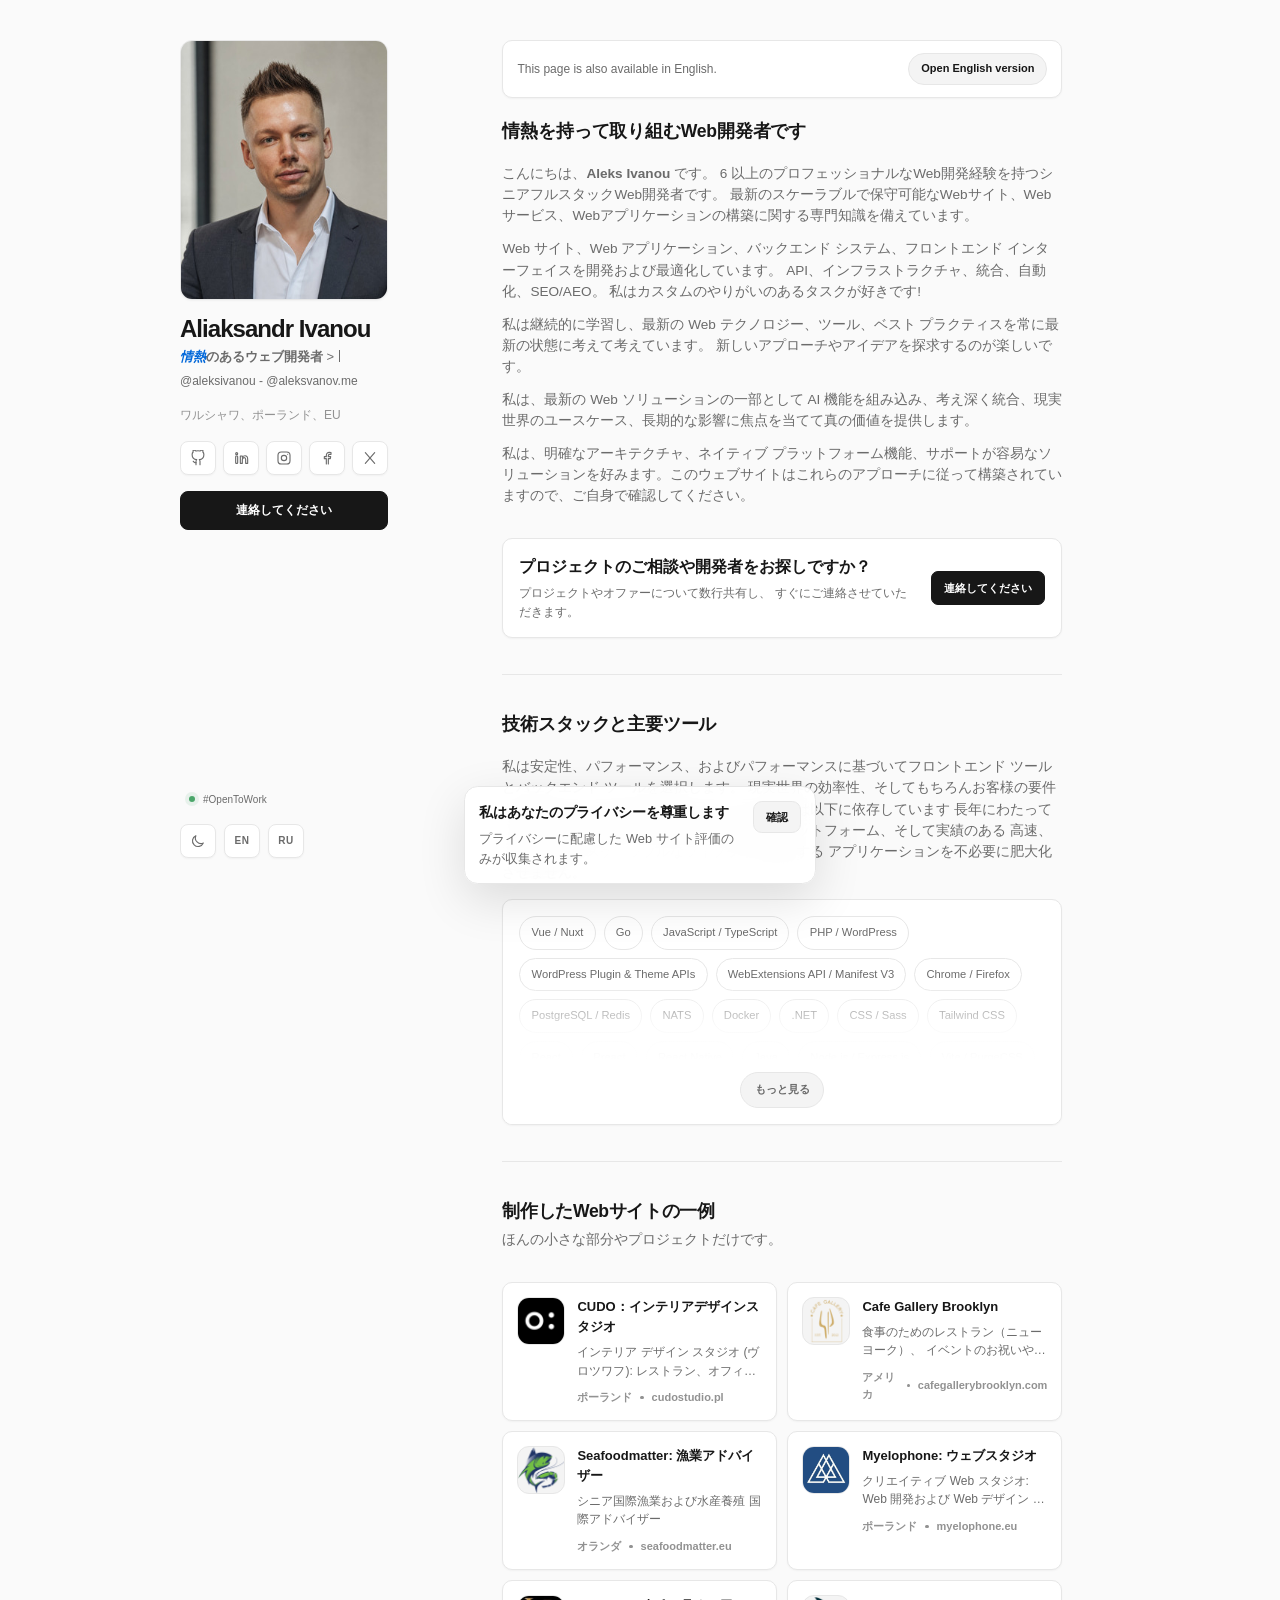
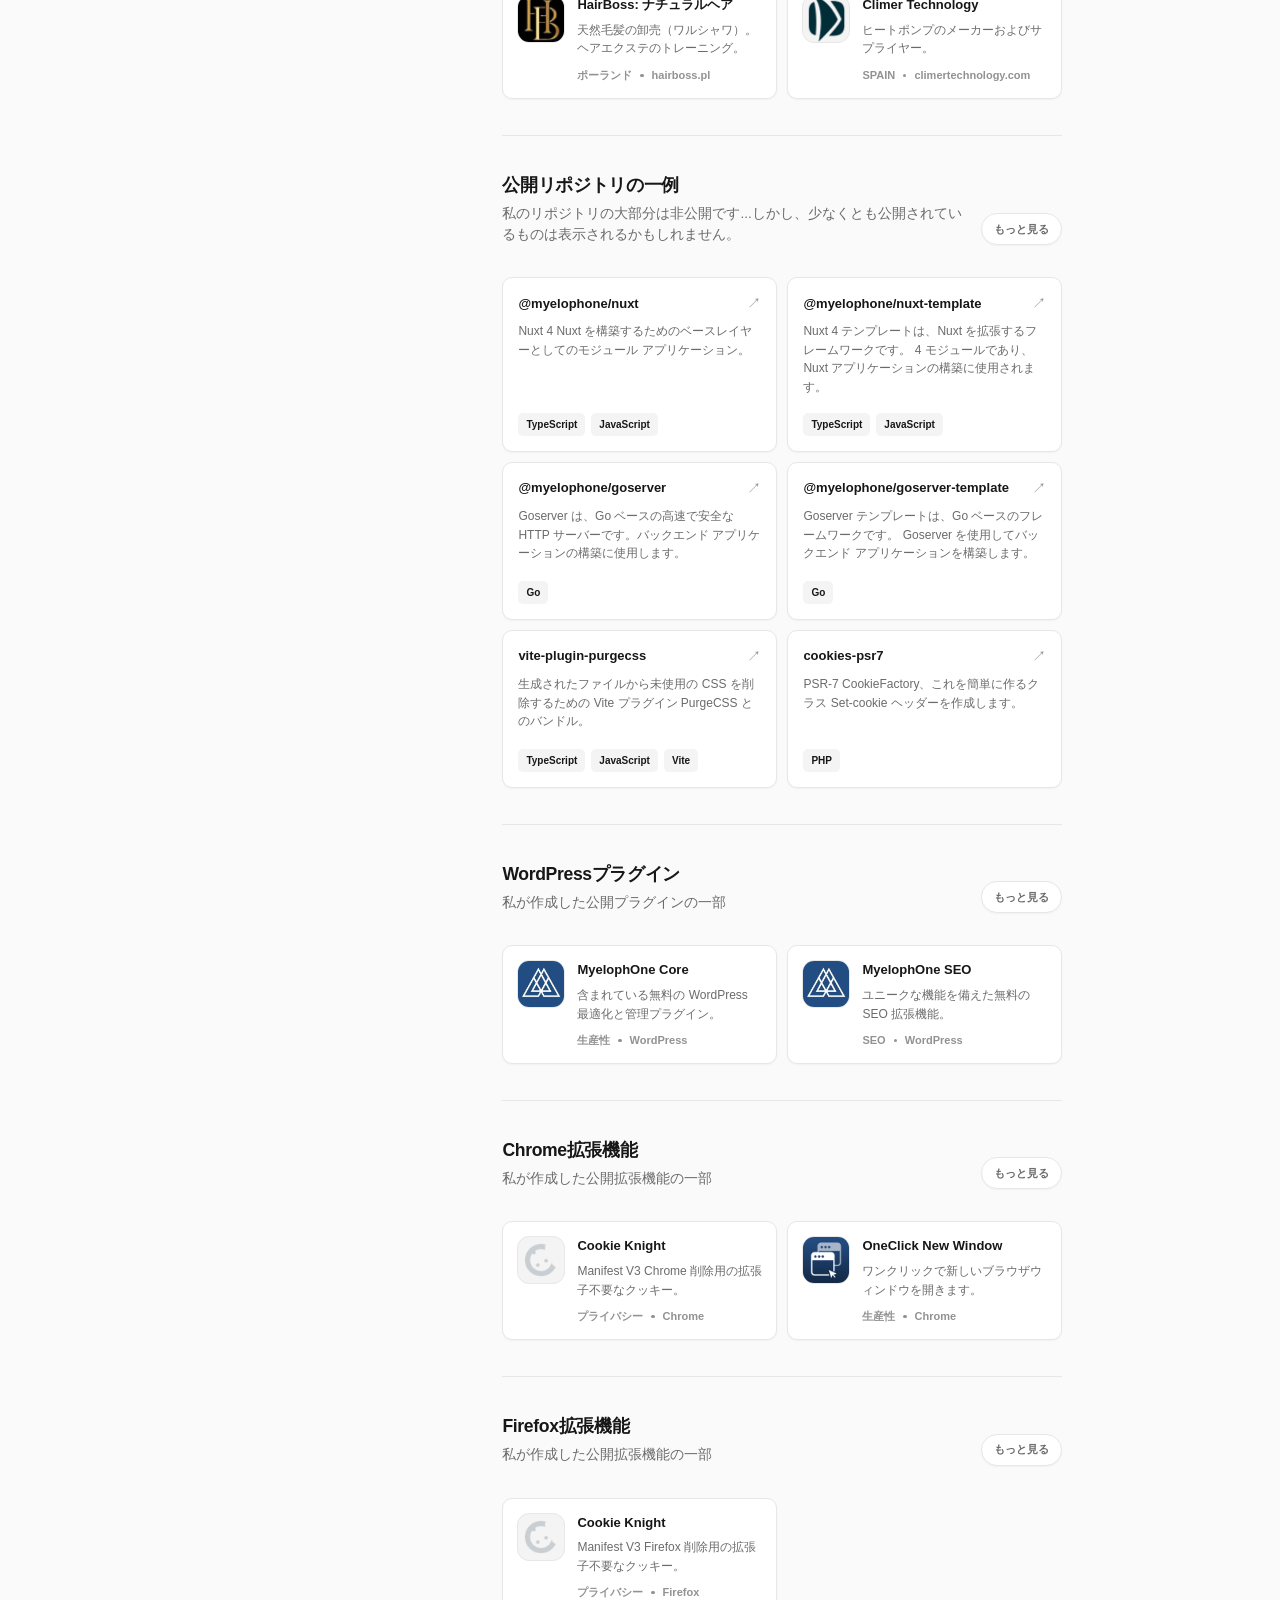
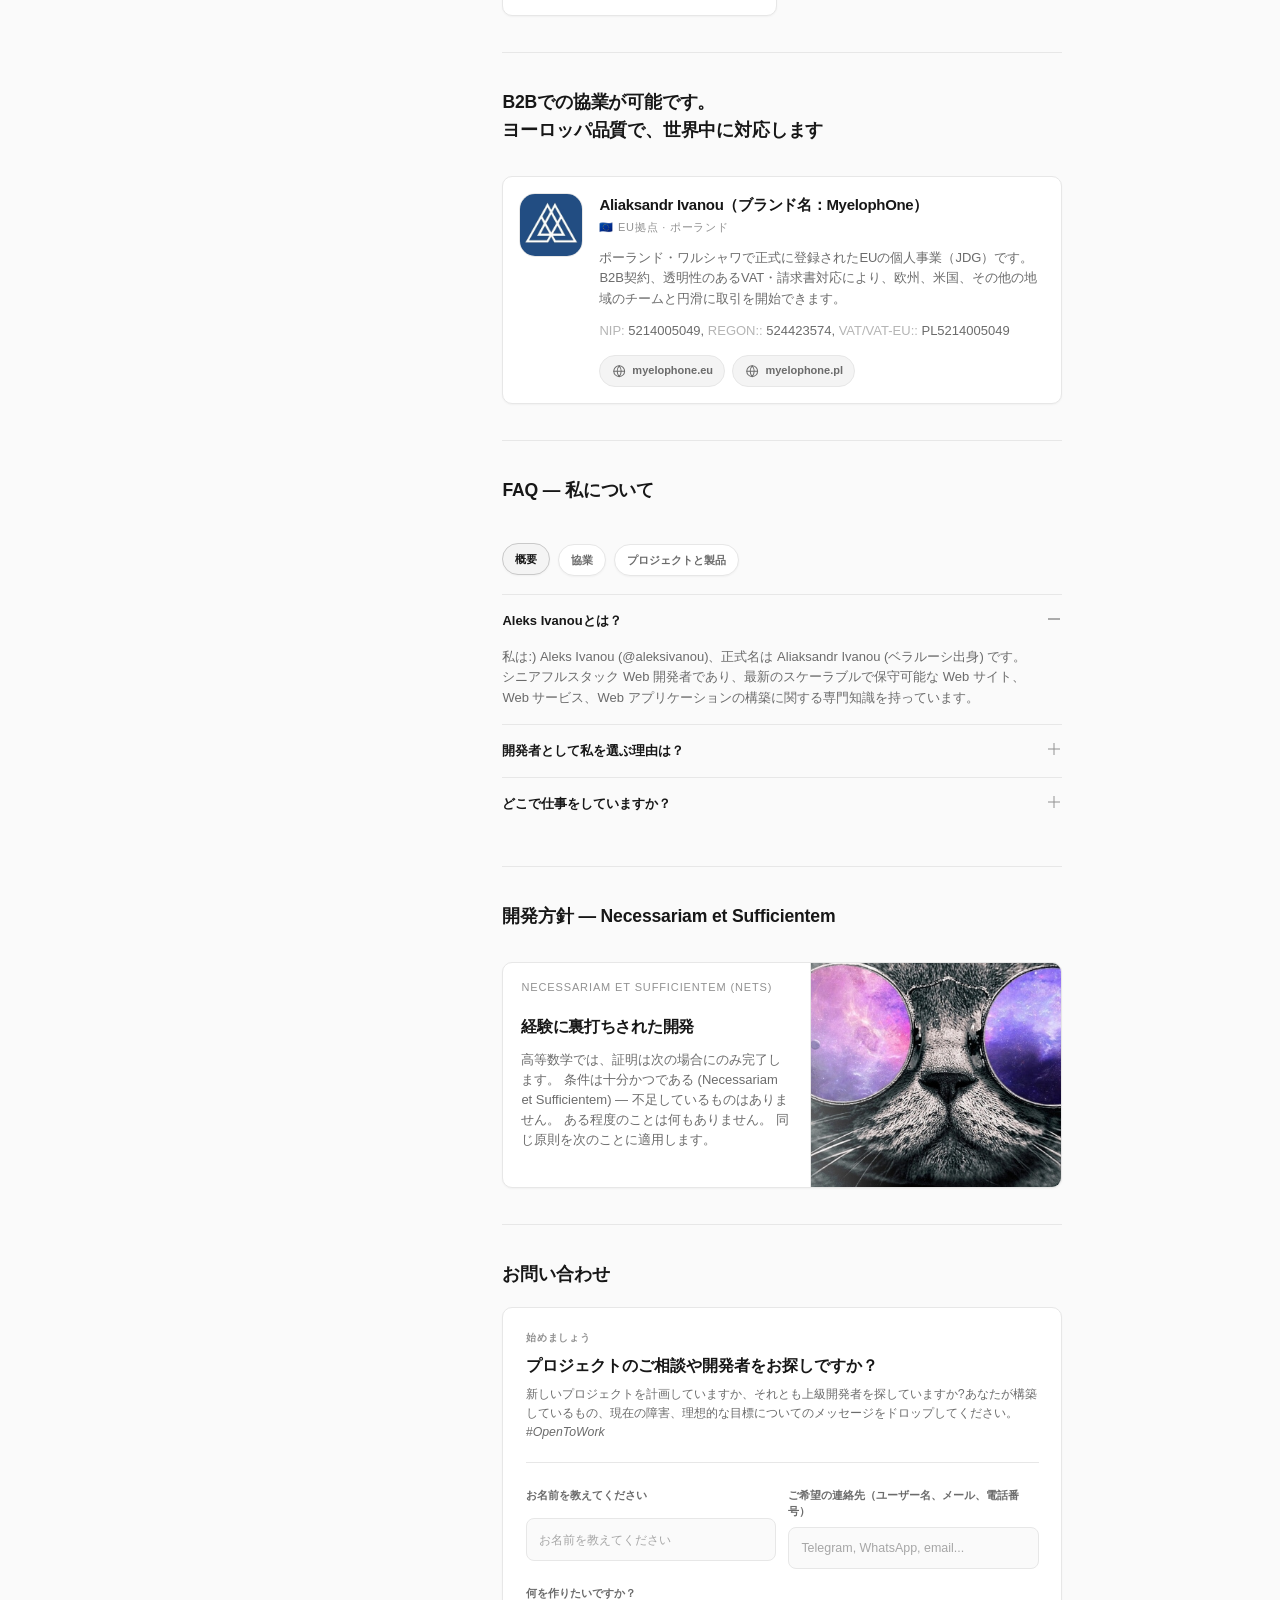
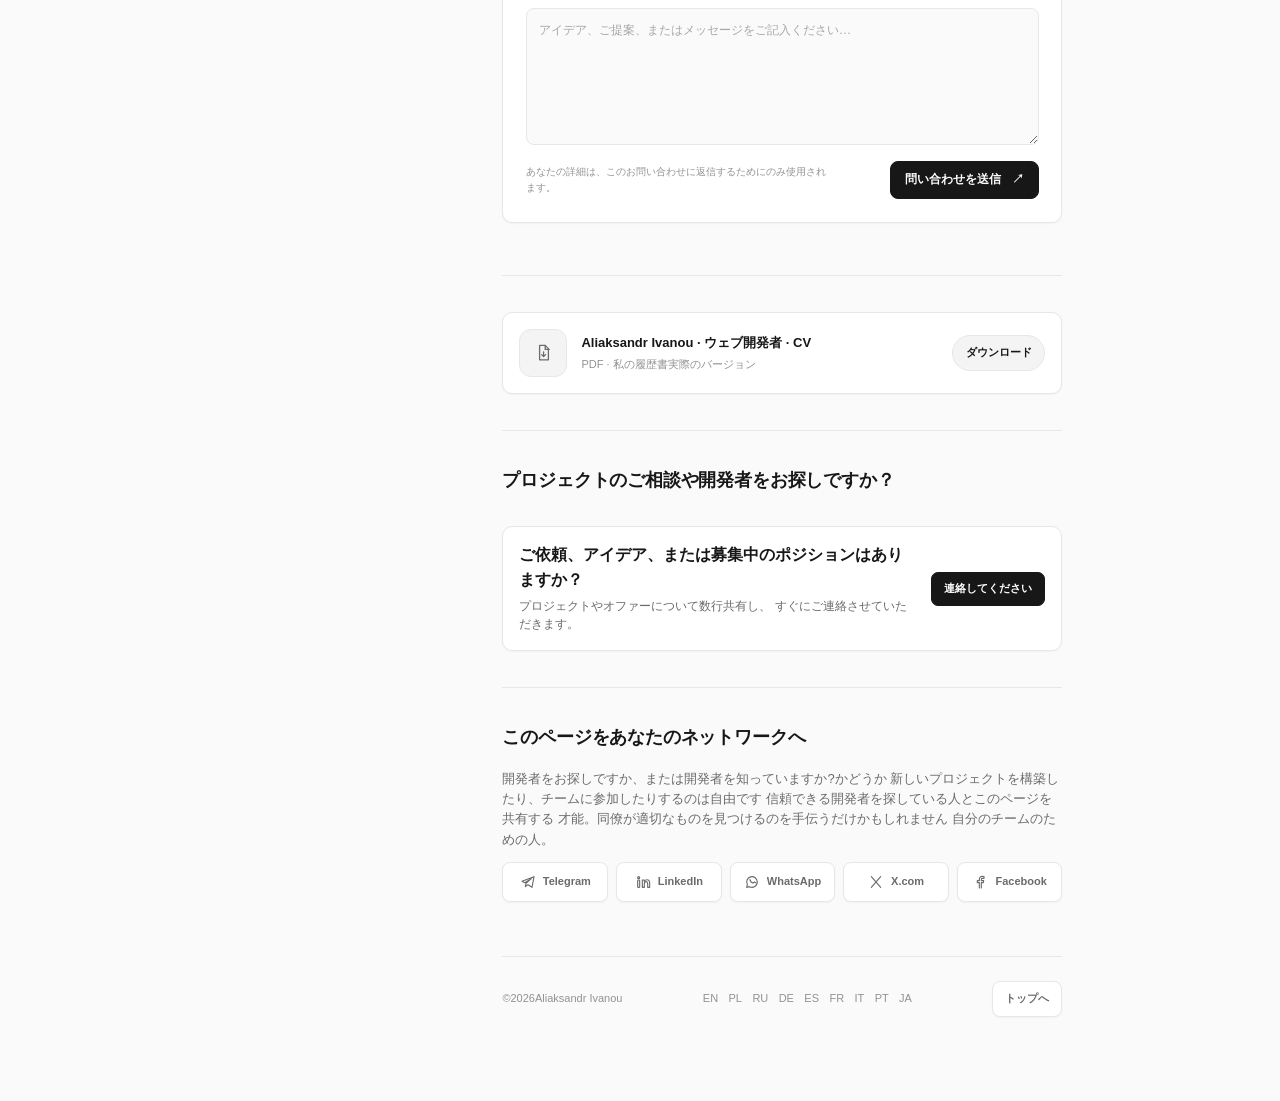
<file: ja/index.html>
<!doctype html><html lang="ja" class="nojs"><head><meta charset="utf-8"><meta http-equiv="X-UA-Compatible" content="IE=edge,chrome=1"><meta name="viewport" content="width=device-width,initial-scale=1,viewport-fit=cover"><title>Aliaksandr Ivanou ⚡ フルスタックエンジニア</title><meta name="description" content="フルスタックエンジニア Aleks Ivanou (@aleksivanou) の個人サイト。あらゆる複雑なビジネスニーズに対応するエンドツーエンドの Web 開発：アーキテクチャ設計からデプロイまで。MyelophOne 創設者。プロジェクトについてぜひご相談ください！ #OpenToWork #MyelophOne #aleksivanou"><style>.nojs svg{max-width:1rem}.nojs #principleFlip,.nojs .mobile-topbar{display:none}:root{--layout-width:57.5rem;--sidebar-width:13.75rem;--content-width:35rem;--layout-gap:clamp(4.25rem, 8vw, 7rem);--desktop-top:2.5rem;--border:#e7e7e7}:root[data-theme=dark]{--border:#292929}.profile{position:fixed;top:var(--desktop-top);bottom:var(--desktop-top);left:max(1.5rem,calc((100vw - var(--layout-width))/ 2));z-index:2;display:flex;width:var(--sidebar-width);min-height:0;overflow-x:hidden;overflow-y:auto;overscroll-behavior-y:contain;scrollbar-width:thin;flex-direction:column;padding-right:.25rem}.content{width:min(var(--content-width),calc(100% - 3rem));margin-left:max(calc(1.5rem + var(--sidebar-width) + var(--layout-gap)),calc((100vw - var(--layout-width))/ 2 + var(--sidebar-width) + var(--layout-gap)));padding-top:var(--desktop-top);padding-bottom:5rem}@media (max-width:51.25rem){.profile{position:relative;top:auto;bottom:auto;left:auto;width:min(calc(100% - 2rem),38.75rem);min-height:100dvh;max-height:none;margin:0 auto;overflow:visible;padding:1.5rem 0 calc(1.125rem + env(safe-area-inset-bottom));align-items:center}.content{width:min(calc(100% - 2rem),38.75rem);margin:0 auto;padding:3.5rem 0 0;border-top:.0625rem solid var(--border)}}@media (max-width:32.5rem){.content,.profile{width:min(calc(100% - 1.75rem),38.75rem)}.content{padding-top:2.75rem}}@media (max-height:43.75rem) and (min-width:51.3125rem){.profile{top:1.25rem;bottom:1.25rem}.content{padding-top:1.25rem}}@media print{.profile{position:static;float:left;width:11.25rem;height:auto;overflow:visible;margin-right:1.75rem;padding:0}.content{width:auto;margin:0;padding:0}}body,html{max-width:100%!important;margin:0}body{font-family:-apple-system,system-ui,BlinkMacSystemFont,"Segoe UI",Roboto,Oxygen,Ubuntu,sans-serif,color-emoji;background-color:#fff;color:#555;font-weight:400;overflow-x:hidden!important}img{max-width:100%!important;height:auto;display:block}html{height:auto;font-size:15px;-webkit-text-size-adjust:100%;text-size-adjust:100%}body{min-height:100dvh;font-size:1rem;position:relative}@media screen and (min-width:768px){html{font-size:16px}}@media screen and (min-width:1500px){html{font-size:17px}}@media screen and (min-width:1920px){html{font-size:18px}}@media screen and (min-width:2560px){html{font-size:20px}}@media screen and (max-height:650px){html{font-size:15px}}@media screen and (max-height:480px){html{font-size:14px}}</style><meta name="keywords" content="Aliaksandr Ivanou、Aleks Ivanou、aleksivanou、フロントエンド開発者、Web 開発者、MyelophOne オーナー"><meta name="author" content="Aliaksandr Ivanou"><meta name="robots" content="index, follow"><meta name="color-scheme" content="light dark"><meta name="theme-color" content="#fafafa" id="themeColor"><meta name="referrer" content="strict-origin-when-cross-origin"><meta name="format-detection" content="telephone=no, address=no, email=no"><meta http-equiv="x-dns-prefetch-control" content="on"><link rel="canonical" href="https://aleksivanov.me/ja/"><link rel="alternate" hreflang="ru" href="https://aleksivanov.me/ru/"><link rel="alternate" hreflang="pl" href="https://aleksivanov.me/pl/"><link rel="alternate" hreflang="de" href="https://aleksivanov.me/de/"><link rel="alternate" hreflang="it" href="https://aleksivanov.me/it/"><link rel="alternate" hreflang="fr" href="https://aleksivanov.me/fr/"><link rel="alternate" hreflang="es" href="https://aleksivanov.me/es/"><link rel="alternate" hreflang="pt" href="https://aleksivanov.me/pt/"><link rel="alternate" hreflang="ja" href="https://aleksivanov.me/ja/"><link rel="alternate" hreflang="en" href="https://aleksivanov.me/"><link rel="alternate" hreflang="x-default" href="https://aleksivanov.me/"><link rel="preload" as="image" href="/assets/img/portrait-bashful-right-up.jpg" fetchpriority="low"><meta property="og:type" content="profile"><meta property="og:locale" content="ja_JP"><meta property="og:site_name" content="Aliaksandr Ivanou ⚡ フルスタックエンジニア"><meta property="og:title" content="Aliaksandr Ivanou ⚡ フルスタックエンジニア"><meta property="og:description" content="フルスタックエンジニア Aleks Ivanou (@aleksivanou) の個人サイト。あらゆる複雑なビジネスニーズに対応するエンドツーエンドの Web 開発：アーキテクチャ設計からデプロイまで。MyelophOne 創設者。プロジェクトについてぜひご相談ください！ #OpenToWork #MyelophOne #aleksivanou"><meta property="og:url" content="https://aleksivanov.me/ja/"><meta property="og:image" content="https://aleksivanov.me/assets/img/social-cover.png"><meta property="og:image:alt" content="Aliaksandr Ivanou ⚡ フルスタックエンジニア"><meta property="profile:first_name" content="Aleks"><meta property="profile:last_name" content="Ivanou"><meta property="profile:username" content="aleksivanou"><meta name="twitter:card" content="summary_large_image"><meta name="twitter:title" content="Aliaksandr Ivanou ⚡ フルスタックエンジニア"><meta name="twitter:description" content="フルスタックエンジニア Aleks Ivanou (@aleksivanou) の個人サイト。あらゆる複雑なビジネスニーズに対応するエンドツーエンドの Web 開発：アーキテクチャ設計からデプロイまで。MyelophOne 創設者。プロジェクトについてぜひご相談ください！ #OpenToWork #MyelophOne #aleksivanou"><meta name="twitter:image" content="https://aleksivanov.me/assets/img/social-cover.png"><link rel="schema.DC" href="http://purl.org/DC/elements/1.1/"><meta name="DC.Title" content="Aliaksandr Ivanou ⚡ フルスタックエンジニア"><meta name="DC.Subject" content="Aliaksandr Ivanou ⚡ フルスタックエンジニア"><meta name="DC.Description" content="フルスタックエンジニア Aleks Ivanou (@aleksivanou) の個人サイト。あらゆる複雑なビジネスニーズに対応するエンドツーエンドの Web 開発：アーキテクチャ設計からデプロイまで。MyelophOne 創設者。プロジェクトについてぜひご相談ください！ #OpenToWork #MyelophOne #aleksivanou"><meta name="DC.Contributor" content="https://aleksivanov.me"><meta name="DC.Date" content="2026-08-12"><meta name="DC.Identifier" content="https://aleksivanov.me"><meta name="DC.Publisher.url" content="https://aleksivanov.me"><meta name="DC.Type" content="Text"><meta name="DC.Format" content="text/html"><meta name="DC.Language" content="ja_JP"><meta name="DC.coverage" content="World"><link rel="apple-touch-icon" sizes="57x57" href="/assets/favicon/apple-icon-57x57.png"><link rel="apple-touch-icon" sizes="60x60" href="/assets/favicon/apple-icon-60x60.png"><link rel="apple-touch-icon" sizes="72x72" href="/assets/favicon/apple-icon-72x72.png"><link rel="apple-touch-icon" sizes="76x76" href="/assets/favicon/apple-icon-76x76.png"><link rel="apple-touch-icon" sizes="114x114" href="/assets/favicon/apple-icon-114x114.png"><link rel="apple-touch-icon" sizes="120x120" href="/assets/favicon/apple-icon-120x120.png"><link rel="apple-touch-icon" sizes="144x144" href="/assets/favicon/apple-icon-144x144.png"><link rel="apple-touch-icon" sizes="152x152" href="/assets/favicon/apple-icon-152x152.png"><link rel="apple-touch-icon" sizes="180x180" href="/assets/favicon/apple-icon-180x180.png"><link rel="icon" type="image/png" sizes="192x192" href="/assets/favicon/android-icon-192x192.png"><link rel="icon" type="image/png" sizes="32x32" href="/assets/favicon/favicon-32x32.png"><link rel="icon" type="image/png" sizes="96x96" href="/assets/favicon/favicon-96x96.png"><link rel="icon" type="image/png" sizes="16x16" href="/assets/favicon/favicon-16x16.png"><link rel="manifest" href="/manifest.json"><meta name="msapplication-TileColor" content="#ffffff"><meta name="msapplication-TileImage" content="/assets/favicon/ms-icon-144x144.png"><meta name="theme-color" content="#ffffff"><script type="application/ld+json">{"@context":"https://schema.org","@graph":[{"@context":"https://schema.org","@type":"Person","@id":"https://aleksivanov.me/#person","name":"Aliaksandr Ivanou","url":"https://aleksivanov.me/","image":"https://aleksivanov.me/assets/img/portrait-positive-calm.jpg","jobTitle":"フルスタックエンジニア","description":"フルスタックエンジニア Aleks Ivanou (@aleksivanou) の個人サイト。あらゆる複雑なビジネスニーズに対応するエンドツーエンドの Web 開発：アーキテクチャ設計からデプロイまで。MyelophOne 創設者。プロジェクトについてぜひご相談ください！ #OpenToWork #MyelophOne #aleksivanou","email":"mailto:aleks@meph.one","sameAs":["https://github.com/aleksivanou","https://www.facebook.com/aleksivanov.me","https://www.instagram.com/aleksivanov.me/","https://www.youtube.com/@aleksivanou","https://x.com/aleksivanou","https://www.tiktok.com/@aleksivanov.me","https://www.linkedin.com/in/aleksivanou/","https://www.pinterest.com/aleksivanou/","https://www.reddit.com/user/aleksivanou","https://dribbble.com/aleksivanou","https://teletype.in/@aleksivanov.me","https://tenchat.ru/aleksivanou","https://vk.com/aleksivanou"],"owns":{"@id":"https://myeloph.one/#organization"},"worksFor":{"@id":"https://myeloph.one/#organization"},"hasOccupation":{"@type":"Occupation","name":"CEO, MyelophOne"},"knowsLanguage":["ru","en","be","pl","de"],"homeLocation":{"@type":"City","name":"Warsaw","containedInPlace":{"@type":"Country","name":"Poland"}},"knowsAbout":["Nuxt.js","React","Vue.js","CSS","SCSS","JavaScript","TypeScript","Node.js","Go","PostgreSQL","Frontend Development","Backend Development","Web Performance","Web Accessibility","Microservices Architecture","Responsive Web Design","Vue / Nuxt","JavaScript / TypeScript","PHP / WordPress","WordPress Plugin & Theme APIs","WebExtensions API / Manifest V3","Chrome / Firefox","PostgreSQL / Redis","NATS","Docker",".NET","CSS / Sass","Tailwind CSS","Preact","React Native","Java","Node.js / Express.js","Vite / PurgeCSS","Composer / PSR-7","Python","Git / GitHub Actions","MySQL / MongoDB","Azure","Jest / Vitest / Playwright","Sentry","Zustand","HTML5 / CSS3"],"alternateName":["@aleksivanou","Aleks Ivanou","Alex Ivanou","Aliaksandr Ivanou","Alexander Ivanou","Aleks Ivanov","Alex Ivanov","Aliaksandr Ivanov","Alexander Ivanov","Алекс Иванов","Алекс Иванов Миелофон","Александр Иванов","Александр Иванов Миелофон","Аляксандр Іваноў","Алекс Іваноў","IVANOU ALIAKSANDR","IVANOV ALEKS","IVANOU ALEKS","IVANOV ALEX","IVANOU ALEX","IVANOV ALEXANDER","IVANOU ALEXANDER","Aliaksandr Ivanov - fullstack developer","Aliaksandr Ivanou - fullstack developer","Aleks Ivanou - fullstack developer","Aleks Ivanov - fullstack developer","Aliaksandr Ivanou MyelophOne","Aleks Ivanou MyelophOne","Aleks Ivanov MyelophOne","aleksivanou","aleksivanov.me"]},{"@type":"Organization","@id":"https://myeloph.one/#organization","name":"MyelophOne","url":"https://myeloph.one","legalName":"Aliaksandr Ivanou","description":"Creative web studio","logo":"https://aleksivanov.me/assets/img/myelophone.jpg","email":"mailto:studio@myeloph.one","foundingDate":"2020-05-26","sameAs":["https://github.com/MyelophOne","https://myelophone.eu/","https://myelophone.pl/"],"taxID":"5214005049","vatID":"PL5214005049","identifier":{"@type":"PropertyValue","propertyID":"REGON","value":"524423574"},"founder":{"@id":"https://aleksivanov.me/#person"},"brand":{"@type":"Brand","name":"MyelophOne"},"alternateName":["MyelophOne","@MyelophOne","Myeloph.One","@Myeloph.One","MelophOne","Meloph.One","MephOne","Meph.One","Миелофон","МиелофонЪ","Aliaksandr Ivanou JDG"]},{"@context":"https://schema.org","@type":"WebSite","@id":"https://aleksivanov.me/#website","name":"Aleks Ivanou","alternateName":["aleksivanov.me","@aleksivanou"],"inLanguage":["en","pl","ru","de","es","fr","it","pt","ja"],"url":"https://aleksivanov.me/","publisher":{"@id":"https://aleksivanov.me/#person"}},{"@type":"ProfilePage","@id":"https://aleksivanov.me/ja/#profile","url":"https://aleksivanov.me/ja/","inLanguage":"ja","mainEntity":{"@id":"https://aleksivanov.me/#person"},"isPartOf":{"@id":"https://aleksivanov.me/#website"}},{"@type":"ItemList","@id":"https://aleksivanov.me/#software-projects","name":"MyelophOne open-source projects","itemListElement":[{"@type":"ListItem","position":1,"item":{"@type":"SoftwareSourceCode","@id":"https://github.com/MyelophOne/nuxt#software","name":"@myelophone/nuxt","codeRepository":"https://github.com/MyelophOne/nuxt","programmingLanguage":["TypeScript","JavaScript"],"author":{"@id":"https://aleksivanov.me/#person"},"sourceOrganization":{"@id":"https://myeloph.one/#organization"}}},{"@type":"ListItem","position":2,"item":{"@type":"SoftwareSourceCode","@id":"https://github.com/MyelophOne/nuxt-template#software","name":"@myelophone/nuxt-template","codeRepository":"https://github.com/MyelophOne/nuxt-template","programmingLanguage":["TypeScript","JavaScript"],"author":{"@id":"https://aleksivanov.me/#person"},"sourceOrganization":{"@id":"https://myeloph.one/#organization"}}},{"@type":"ListItem","position":3,"item":{"@type":"SoftwareSourceCode","@id":"https://github.com/MyelophOne/goserver#software","name":"@myelophone/goserver","codeRepository":"https://github.com/MyelophOne/goserver","programmingLanguage":"Go","author":{"@id":"https://aleksivanov.me/#person"},"sourceOrganization":{"@id":"https://myeloph.one/#organization"}}},{"@type":"ListItem","position":4,"item":{"@type":"SoftwareSourceCode","@id":"https://github.com/MyelophOne/goserver-template#software","name":"@myelophone/goserver-template","codeRepository":"https://github.com/MyelophOne/goserver-template","programmingLanguage":"Go","author":{"@id":"https://aleksivanov.me/#person"},"sourceOrganization":{"@id":"https://myeloph.one/#organization"}}},{"@type":"ListItem","position":5,"item":{"@type":"SoftwareSourceCode","@id":"https://github.com/MyelophOne/vite-plugin-purgecss#software","name":"vite-plugin-purgecss","codeRepository":"https://github.com/MyelophOne/vite-plugin-purgecss","programmingLanguage":["TypeScript","JavaScript"],"author":{"@id":"https://aleksivanov.me/#person"},"sourceOrganization":{"@id":"https://myeloph.one/#organization"}}},{"@type":"ListItem","position":6,"item":{"@type":"SoftwareSourceCode","@id":"https://github.com/MyelophOne/cookies-psr7#software","name":"cookies-psr7","codeRepository":"https://github.com/MyelophOne/cookies-psr7","programmingLanguage":"PHP","author":{"@id":"https://aleksivanov.me/#person"},"sourceOrganization":{"@id":"https://myeloph.one/#organization"}}}]},{"@type":"FAQPage","@id":"https://aleksivanov.me/ja/#faq","mainEntity":[{"@type":"Question","name":"Aleks Ivanouとは？","acceptedAnswer":{"@type":"Answer","text":"私は:) Aleks Ivanou (@aleksivanou)、正式名は Aliaksandr Ivanou (ベラルーシ出身) です。シニアフルスタック Web 開発者であり、最新のスケーラブルで保守可能な Web サイト、Web サービス、Web アプリケーションの構築に関する専門知識を持っています。"}},{"@type":"Question","name":"開発者として私を選ぶ理由は？","acceptedAnswer":{"@type":"Answer","text":"経験を結集させて、 創造性と確かな技術力 問題解決。私はコンプレックスを構築し、 に焦点を当てたスケーラブルなソリューション パフォーマンス、最適化、クリーン アーキテクチャと優れたユーザー 経験。"}},{"@type":"Question","name":"どこで仕事をしていますか？","acceptedAnswer":{"@type":"Answer","text":"私はポーランド (EU) のワルシャワに拠点を置いています。そして世界中のクライアントと協力します。私とリモートでコラボレーションすることもできます。企業、スタートアップ、B2B プロジェクト、さまざまな国のチームとそしてタイムゾーン。"}},{"@type":"Question","name":"Aleks Ivanou — フルスタックWeb開発者","acceptedAnswer":{"@type":"Answer","text":"私は上級フルスタック開発者です 複雑な問題を解決することで成功する人 技術的な課題、もつれを解く 乱雑なアーキテクチャと 野心的なアイデアを実現します。"}},{"@type":"Question","name":"Aleks Ivanou — MyelophOneの創設者兼オーナー","acceptedAnswer":{"@type":"Answer","text":"MyelophOne の後継者兼オーナー (@myeloph.one) - クリエイティブウェブ 現代に焦点を当てた開発 ウェブサイト、デジタル製品、カスタムWeb開発。"}},{"@type":"Question","name":"Aleks Ivanou — Chrome拡張機能開発者","acceptedAnswer":{"@type":"Answer","text":"Chrome を作成および開発しています拡張機能とブラウザツール、から軽量の生産性ユーティリティより高度なカスタム ソリューションへ (OneClick New Window や Cookie Knight)、で利用可能 Chrome Web Store。"}},{"@type":"Question","name":"Aleks Ivanou — Firefox拡張機能開発者","acceptedAnswer":{"@type":"Answer","text":"カスタム Firefox を作成および開発します 拡張機能とクロスブラウザツール、生産性、自動化、およびユーティリティ ソリューション ( Cookie Knight)、で利用可能 Mozilla Add-ons Store。"}},{"@type":"Question","name":"Aleks Ivanou — WordPress開発者","acceptedAnswer":{"@type":"Answer","text":"カスタムの作成と開発を行っています WordPress プラグインに焦点を当てたパフォーマンス、SEO、自動化、および実用的なウェブサイトの機能 (MyelophOne Core や MyelophOne SEO)、で利用可能 WordPress.org。"}},{"@type":"Question","name":"Aleks Ivanou — @myelophone/nuxt開発者","acceptedAnswer":{"@type":"Answer","text":"フロントエンドの作成と開発を行っていますコンポーネントとカスタム ソリューションを使用する Nuxt.js、パフォーマンスを重視し、SEO、およびユーザー エクスペリエンス。"}},{"@type":"Question","name":"Aleks Ivanou — @myelophone/goserver開発者","acceptedAnswer":{"@type":"Answer","text":"バックエンドを作成および開発していますを使用したサービスとカスタム ソリューション Go、パフォーマンスを重視し、スケーラビリティとセキュリティ。"}},{"@type":"Question","name":"連絡方法は？","acceptedAnswer":{"@type":"Answer","text":"あなたは私に直接連絡することができます このウェブサイトのお問い合わせフォーム、または 電子メールで。簡単な説明を送信する あなたのプロジェクト、目標、 好みのコラボレーションのタイプ、および 次回はまたご連絡させていただきます ステップ。"}},{"@type":"Question","name":"仕事の依頼は可能ですか？","acceptedAnswer":{"@type":"Answer","text":"はい。興味深いことにオープンです プロジェクトと長期的な チャンス、私の現状次第 約束と必要なもの 過渡期。"}},{"@type":"Question","name":"パートタイムの案件にも対応できますか？","acceptedAnswer":{"@type":"Answer","text":"はい。パートタイムでも歓迎です 取り組み、進行中のプロジェクト、 状況に応じて柔軟なコラボレーションが可能 私の現在の取り組みについて。"}},{"@type":"Question","name":"B2B契約に対応していますか？","acceptedAnswer":{"@type":"Answer","text":"はい。私は（ポーランド語 JDG として）次の人間が働いています。 B2B 上の企業とクライアント プロジェクトベースの作業を含み、継続的な開発と長期的なコラボレーション。"}},{"@type":"Question","name":"どのように協業できますか？","acceptedAnswer":{"@type":"Answer","text":"固定の作業に協力できますプロジェクト、開発パッケージ、継続的なパートタイムの作業、または長期にわたって B2B コラボレーション、ニーズに応じてください。"}}]}]}</script><script>(()=>{const e=localStorage.getItem("theme"),t=window.matchMedia("(prefers-color-scheme: dark)").matches?"dark":"light";document.documentElement.dataset.theme=e||t})()</script><link rel="stylesheet" href="/assets/css/styles.css"></head><body id="page-top"><header class="mobile-topbar" id="mobileTopbar"><div class="mobile-topbar-copy"><p class="mobile-topbar-name">Aliaksandr Ivanou</p><p class="mobile-topbar-principle">Necessariam et Sufficientem</p></div><div><a class="mobile-topbar-link" href="https://linkedin.com/in/aleksivanou" target="_blank" rel="me noopener noreferrer" aria-label="LinkedIn"><svg viewBox="0 0 24 24" aria-hidden="true"><rect x="4" y="9" width="3" height="11" rx="1"/><circle cx="5.5" cy="5.5" r="1.5"/><path d="M11 20V9h3v1.8c1-1.5 2.3-2.2 4-2.2 2.7 0 4 1.8 4 5.1V20h-3v-5.7c0-1.9-.7-2.9-2.2-2.9-1.7 0-2.8 1.2-2.8 3.4V20h-3Z"/></svg> </a><a class="mobile-topbar-link" href="https://github.com/aleksivanou" target="_blank" rel="me noopener noreferrer" aria-label="GitHub"><svg viewBox="0 0 24 24" aria-hidden="true"><path d="M15 22v-4a4.8 4.8 0 0 0-1-3.5c3.3-.4 6.8-1.6 6.8-7.4A5.8 5.8 0 0 0 19.3 3 5.4 5.4 0 0 0 19.1 0S17.9-.4 15 1.5a13.4 13.4 0 0 0-6 0C6.1-.4 4.9 0 4.9 0a5.4 5.4 0 0 0-.2 3A5.8 5.8 0 0 0 3.2 7.1c0 5.8 3.5 7 6.8 7.4A4.8 4.8 0 0 0 9 18v4"/><path d="M9 19c-3 .9-3-1.5-4.2-2"/></svg></a></div></header><a class="skip-link" href="#content">Go からコンテンツへ</a><aside class="profile" aria-label="基本情報"><div class="profile-main"><div class="portrait-shake" id="portraitShake"><div class="portrait"><span class="portrait-hit-flash" aria-hidden="true"></span> <span class="portrait-fallback" aria-hidden="true">AI</span> <img id="mainPortrait" src="/assets/img/portrait-positive-calm.jpg" data-default-src="/assets/img/portrait-positive-calm.jpg" data-complete-src="/assets/img/portrait-bashful-right-up.jpg" data-fight-images="/assets/img/portrait-bashful.jpg,/assets/img/portrait-curious.jpg,/assets/img/portrait-playful-skepticism.jpg,/assets/img/portrait-pleasant-surprise.jpg,/assets/img/portrait-bashful-right-up.jpg" width="440" height="550" alt="Aliaksandr Ivanou (@aleksivanou) ⚡ MyelophOne 創設者兼オーナー" loading="lazy" decoding="async" fetchpriority="low" onerror="this.hidden=!0"></div></div><div><h1 class="name">Aliaksandr Ivanou</h1><p class="role"><b><i>情熱</i>のあるウェブ開発者</b> ><span class="typing-caret" aria-hidden="true"></span></p><p class="contact-description">@aleksivanou - @aleksvanov.me</p></div><p class="location">ワルシャワ、ポーランド、EU</p><nav class="social-links" aria-label="ソーシャルリンク"><a class="social-link" href="https://github.com/aleksivanou" target="_blank" rel="me noopener noreferrer" aria-label="GitHub"><svg viewBox="0 0 24 24" aria-hidden="true"><path d="M15 22v-4a4.8 4.8 0 0 0-1-3.5c3.3-.4 6.8-1.6 6.8-7.4A5.8 5.8 0 0 0 19.3 3 5.4 5.4 0 0 0 19.1 0S17.9-.4 15 1.5a13.4 13.4 0 0 0-6 0C6.1-.4 4.9 0 4.9 0a5.4 5.4 0 0 0-.2 3A5.8 5.8 0 0 0 3.2 7.1c0 5.8 3.5 7 6.8 7.4A4.8 4.8 0 0 0 9 18v4"/><path d="M9 19c-3 .9-3-1.5-4.2-2"/></svg> </a><a class="social-link" href="https://linkedin.com/in/aleksivanou" target="_blank" rel="me noopener noreferrer" aria-label="LinkedIn"><svg viewBox="0 0 24 24" aria-hidden="true"><rect x="4" y="9" width="3" height="11" rx="1"/><circle cx="5.5" cy="5.5" r="1.5"/><path d="M11 20V9h3v1.8c1-1.5 2.3-2.2 4-2.2 2.7 0 4 1.8 4 5.1V20h-3v-5.7c0-1.9-.7-2.9-2.2-2.9-1.7 0-2.8 1.2-2.8 3.4V20h-3Z"/></svg> </a><a class="social-link" href="https://www.instagram.com/aleksivanov.me/" target="_blank" rel="me noopener noreferrer" aria-label="Instagram"><svg viewBox="0 0 24 24" aria-hidden="true"><rect x="3" y="3" width="18" height="18" rx="5"/><circle cx="12" cy="12" r="4"/><circle cx="17.5" cy="6.5" r=".8" fill="currentColor" stroke="none"/></svg> </a><a class="social-link" href="https://www.facebook.com/aleksivanov.me" target="_blank" rel="me noopener noreferrer" aria-label="Facebook"><svg viewBox="0 0 24 24" aria-hidden="true"><path d="M14 21v-8h3l.5-3H14V8.2c0-1 .4-1.7 1.8-1.7H18V3.8c-.7-.1-1.5-.2-2.4-.2-2.8 0-4.6 1.7-4.6 4.8V10H8v3h3v8"/></svg> </a><a class="social-link" href="https://x.com/aleksivanou" target="_blank" rel="me noopener noreferrer" aria-label="X.com"><svg viewBox="0 0 24 24" aria-hidden="true"><path d="M5 4l14 16M19 4 5 20"/></svg></a></nav><a class="contact-link" href="#contact-form-root">連絡してください</a></div><div class="profile-footer"><span class="availability">#OpenToWork</span><div class="profile-controls" aria-label="ページ設定"><button class="theme-toggle" id="themeToggle" type="button" aria-label="テーマの切り替え"><svg class="moon-icon" viewBox="0 0 24 24" fill="none" aria-hidden="true"><path d="M20 15.2A8.5 8.5 0 0 1 8.8 4 8.5 8.5 0 1 0 20 15.2Z" stroke="currentColor" stroke-width="1.7" stroke-linecap="round" stroke-linejoin="round"/></svg> <svg class="sun-icon" viewBox="0 0 24 24" fill="none" aria-hidden="true"><circle cx="12" cy="12" r="3.5" stroke="currentColor" stroke-width="1.7"/><path d="M12 2v2m0 16v2M4.93 4.93l1.42 1.42m11.3 11.3 1.42 1.42M2 12h2m16 0h2M4.93 19.07l1.42-1.42m11.3-11.3 1.42-1.42" stroke="currentColor" stroke-width="1.7" stroke-linecap="round"/></svg></button> <a class="language-link" href="/en/" hreflang="en" lang="en" aria-label="English version">EN</a> <a class="language-link" href="/ru/" hreflang="ru" lang="ru" aria-label="Русская версия">RU</a></div></div></aside><button class="principle" id="principleFlip" type="button" aria-label="イースターエッグ">Necessariam et Sufficientem</button><main class="content" id="content"><section class="section" aria-labelledby="about-title"><div class="language-notice" id="languageNotice" data-nosnippet aria-live="polite"><span id="languageNoticeText"></span> <a class="language-notice-link" id="languageNoticeLink" href="/" hreflang="en" lang="en">EN</a></div><h2 class="section-title" id="about-title">情熱を持って取り組むWeb開発者です</h2><p class="prose">こんにちは、<b>Aleks Ivanou</b> です。 <span class="expyears">6</span> 以上のプロフェッショナルなWeb開発経験を持つシニアフルスタックWeb開発者です。 最新のスケーラブルで保守可能なWebサイト、Webサービス、Webアプリケーションの構築に関する専門知識を備えています。</p><p class="prose">Web サイト、Web アプリケーション、バックエンド システム、フロントエンド インターフェイスを開発および最適化しています。 API、インフラストラクチャ、統合、自動化、SEO/AEO。 私はカスタムのやりがいのあるタスクが好きです!</p><p class="prose">私は継続的に学習し、最新の Web テクノロジー、ツール、ベスト プラクティスを常に最新の状態に考えて考えています。 新しいアプローチやアイデアを探求するのが楽しいです。</p><p class="prose">私は、最新の Web ソリューションの一部として AI 機能を組み込み、考え深く統合、現実世界のユースケース、長期的な影響に焦点を当てて真の価値を提供します。</p><p class="prose">私は、明確なアーキテクチャ、ネイティブ プラットフォーム機能、サポートが容易なソリューションを好みます。このウェブサイトはこれらのアプローチに従って構築されていますので、ご自身で確認してください。</p><div class="contact-card" style="margin-top:2rem"><div><h5 class="contact-title">プロジェクトのご相談や開発者をお探しですか？</h5><p class="contact-description">プロジェクトやオファーについて数行共有し、 すぐにご連絡させていただきます。</p></div><a class="contact-button" href="#contact-form-root">連絡してください</a></div></section><section class="section" aria-labelledby="logos-title"><h4 class="section-title" id="logos-title">技術スタックと主要ツール</h4><div class="desc-card"><p class="contact-description">私は安定性、パフォーマンス、およびパフォーマンスに基づいてフロントエンド ツールとバックエンド ツールを選択します。 現実世界の効率性、そしてもちろんお客様の要件も考慮します。私のフルスタックセットアップは以下に依存しています 長年にわたってテストされてきたフレームワーク、最新のプラットフォーム、そして実績のある 高速、安全、簡単にスケーラブルなライブラリを構築する アプリケーションを不必要に肥大化させません。</p></div><div class="story-card" id="storyCard"><div class="story-content" id="storyContent"><ul class="tag-list" aria-label="技術"><li>Vue / Nuxt</li><li>Go</li><li>JavaScript / TypeScript</li><li>PHP / WordPress</li><li>WordPress Plugin &amp; Theme APIs</li><li>WebExtensions API / Manifest V3</li><li>Chrome / Firefox</li><li>PostgreSQL / Redis</li><li>NATS</li><li>Docker</li><li>.NET</li><li>CSS / Sass</li><li>Tailwind CSS</li><li>React</li><li>Preact</li><li>React Native</li><li>Java</li><li>Node.js / Express.js</li><li>Vite / PurgeCSS</li><li>Composer / PSR-7</li><li>Python</li><li>Git / GitHub Actions</li><li>MySQL / MongoDB</li><li>Azure</li><li>Jest / Vitest / Playwright</li><li>Sentry</li><li>Zustand</li><li>HTML5 / CSS3</li></ul></div><div class="story-footer"><button class="story-toggle" id="storyToggle" type="button" aria-expanded="false" aria-controls="storyContent"><span>もっと見る</span></button></div></div></section><section class="section" aria-labelledby="websites-title"><div class="extensions-head"><div><h4 class="extensions-heading" id="websites-title">制作したWebサイトの一例</h4><p class="extensions-subtitle">ほんの小さな部分やプロジェクトだけです。</p></div></div><div class="extensions-grid"><a class="extension-card" href="https://cudostudio.pl/" aria-label="cudostudio.pl（@aleksivanou 制作）を開く" target="_blank" rel="noopener noreferrer"><span class="extension-icon"><img src="/assets/img/cudo.png" width="96" height="96" alt="" loading="lazy" decoding="async" onerror="this.hidden=!0"> <span class="extension-icon-fallback" aria-hidden="true">クドー</span> </span><span><h6 class="extension-title">CUDO：インテリアデザインスタジオ</h6><p class="extension-description">インテリア デザイン スタジオ (ヴロツワフ): レストラン、オフィス、小売スペース</p><span class="extension-meta">ポーランド<span class="extension-meta-dot" aria-hidden="true"></span>cudostudio.pl</span> </span></a><a class="extension-card" href="https://cafegallerybrooklyn.com/" aria-label="cafegallerybrooklyn.com（@aleksivanou 制作）を開く" target="_blank" rel="noopener noreferrer"><span class="extension-icon"><img src="/assets/img/cafegallery.png" width="96" height="96" alt="" loading="lazy" decoding="async" onerror="this.hidden=!0"> <span class="extension-icon-fallback" aria-hidden="true">CG</span> </span><span><h6 class="extension-title">Cafe Gallery Brooklyn</h6><p class="extension-description">食事のためのレストラン（ニューヨーク）、 イベントのお祝いや配達の注文</p><span class="extension-meta">アメリカ<span class="extension-meta-dot" aria-hidden="true"></span>cafegallerybrooklyn.com</span> </span></a><a class="extension-card" href="https://seafoodmatter.eu/" aria-label="seafoodmatter.eu（@aleksivanou 制作）を開く" target="_blank" rel="noopener noreferrer"><span class="extension-icon"><img src="/assets/img/seafoodmatter.png" width="96" height="96" alt="" loading="lazy" decoding="async" onerror="this.hidden=!0"> <span class="extension-icon-fallback" aria-hidden="true">SM</span> </span><span><h6 class="extension-title">Seafoodmatter: 漁業アドバイザー</h6><p class="extension-description">シニア国際漁業および水産養殖 国際アドバイザー</p><span class="extension-meta">オランダ<span class="extension-meta-dot" aria-hidden="true"></span>seafoodmatter.eu</span> </span></a><a class="extension-card" href="https://myelophone.eu/" aria-label="myelophone.eu（@aleksivanou 制作）を開く" target="_blank" rel="noopener noreferrer"><span class="extension-icon"><img src="/assets/img/myelophone.jpg" width="96" height="96" alt="" loading="lazy" decoding="async" onerror="this.hidden=!0"> <span class="extension-icon-fallback" aria-hidden="true">私の</span> </span><span><h6 class="extension-title">Myelophone: ウェブスタジオ</h6><p class="extension-description">クリエイティブ Web スタジオ: Web 開発および Web デザイン サービス。</p><span class="extension-meta">ポーランド<span class="extension-meta-dot" aria-hidden="true"></span>myelophone.eu</span> </span></a><a class="extension-card" href="https://hairboss.pl/" aria-label="hairboss.pl（@aleksivanou 制作）を開く" target="_blank" rel="noopener noreferrer"><span class="extension-icon"><img src="/assets/img/hairboss.jpg" width="96" height="96" alt="" loading="lazy" decoding="async" onerror="this.hidden=!0"> <span class="extension-icon-fallback" aria-hidden="true">HB</span> </span><span><h6 class="extension-title">HairBoss: ナチュラルヘア</h6><p class="extension-description">天然毛髪の卸売（ワルシャワ）。ヘアエクステのトレーニング。</p><span class="extension-meta">ポーランド<span class="extension-meta-dot" aria-hidden="true"></span>hairboss.pl</span> </span></a><a class="extension-card" href="https://climertechnology.com/" aria-label="climertechnology.com（@aleksivanou 制作）を開く" target="_blank" rel="noopener noreferrer"><span class="extension-icon"><img src="/assets/img/climer.png" width="96" height="96" alt="" loading="lazy" decoding="async" onerror="this.hidden=!0"> <span class="extension-icon-fallback" aria-hidden="true">CT</span> </span><span><h6 class="extension-title">Climer Technology</h6><p class="extension-description">ヒートポンプのメーカーおよびサプライヤー。</p><span class="extension-meta">SPAIN<span class="extension-meta-dot" aria-hidden="true"></span>climertechnology.com</span></span></a></div></section><section class="section" aria-labelledby="repos-title"><div class="extensions-head"><div><h3 class="extensions-heading" id="repos-title">公開リポジトリの一例</h3><p class="extensions-subtitle">私のリポジトリの大部分は非公開です...しかし、少なくとも公開されているものは表示されるかもしれません。</p></div><a class="extensions-more" href="https://github.com/orgs/MyelophOne/repositories" target="_blank">もっと見る</a></div><div class="projects"><a class="project" href="https://github.com/MyelophOne/nuxt" aria-label="Nuxtプロジェクトを開く" target="_blank"><div class="project-header"><h6 class="project-title">@myelophone/nuxt</h6><span class="project-arrow" aria-hidden="true">↗</span></div><p class="project-description">Nuxt 4 Nuxt を構築するためのベースレイヤーとしてのモジュール アプリケーション。</p><div class="tags" aria-label="プロジェクトの技術"><span class="tag">TypeScript</span> <span class="tag">JavaScript</span></div></a><a class="project" href="https://github.com/MyelophOne/nuxt-template" aria-label="Nuxt Templateプロジェクトを開く" target="_blank"><div class="project-header"><h6 class="project-title">@myelophone/nuxt-template</h6><span class="project-arrow" aria-hidden="true">↗</span></div><p class="project-description">Nuxt 4 テンプレートは、Nuxt を拡張するフレームワークです。 4 モジュールであり、Nuxt アプリケーションの構築に使用されます。</p><div class="tags" aria-label="プロジェクトの技術"><span class="tag">TypeScript</span> <span class="tag">JavaScript</span></div></a><a class="project" href="https://github.com/MyelophOne/goserver" aria-label="Goserverプロジェクトを開く" target="_blank"><div class="project-header"><h6 class="project-title">@myelophone/goserver</h6><span class="project-arrow" aria-hidden="true">↗</span></div><p class="project-description">Goserver は、Go ベースの高速で安全な HTTP サーバーです。バックエンド アプリケーションの構築に使用します。</p><div class="tags" aria-label="プロジェクトの技術"><span class="tag">Go</span></div></a><a class="project" href="https://github.com/MyelophOne/goserver-template" aria-label="Goserver Templateプロジェクトを開く" target="_blank"><div class="project-header"><h6 class="project-title">@myelophone/goserver-template</h6><span class="project-arrow" aria-hidden="true">↗</span></div><p class="project-description">Goserver テンプレートは、Go ベースのフレームワークです。 Goserver を使用してバックエンド アプリケーションを構築します。</p><div class="tags" aria-label="プロジェクトの技術"><span class="tag">Go</span></div></a><a class="project" href="https://github.com/MyelophOne/vite-plugin-purgecss" aria-label="vite-plugin-purgecssを開く" target="_blank"><div class="project-header"><h6 class="project-title">vite-plugin-purgecss</h6><span class="project-arrow" aria-hidden="true">↗</span></div><p class="project-description">生成されたファイルから未使用の CSS を削除するための Vite プラグイン PurgeCSS とのバンドル。</p><div class="tags" aria-label="プロジェクトの技術"><span class="tag">TypeScript</span> <span class="tag">JavaScript</span> <span class="tag">Vite</span></div></a><a class="project" href="https://github.com/MyelophOne/cookies-psr7" aria-label="cookies-psr7を開く" target="_blank"><div class="project-header"><h6 class="project-title">cookies-psr7</h6><span class="project-arrow" aria-hidden="true">↗</span></div><p class="project-description">PSR-7 CookieFactory、これを簡単に作るクラス Set-cookie ヘッダーを作成します。</p><div class="tags" aria-label="プロジェクトの技術"><span class="tag">PHP</span></div></a></div></section><section class="section" aria-labelledby="wordpress-title"><div class="extensions-head"><div><h4 class="extensions-heading" id="wordpress-title">WordPressプラグイン</h4><p class="extensions-subtitle">私が作成した公開プラグインの一部</p></div><a class="extensions-more" href="https://profiles.wordpress.org/myelophone/" target="_blank">もっと見る</a></div><div class="extensions-grid"><a class="extension-card" href="https://wordpress.org/plugins/myelophone-core/" aria-label="Myelophone Coreプラグインを開く" target="_blank"><span class="extension-icon"><img src="/assets/img/myelophone.jpg" width="96" height="96" alt="" loading="lazy" decoding="async" onerror="this.hidden=!0"> <span class="extension-icon-fallback" aria-hidden="true">MC</span> </span><span><h3 class="extension-title">MyelophOne Core</h3><p class="extension-description">含まれている無料の WordPress 最適化と管理プラグイン。</p><span class="extension-meta">生産性<span class="extension-meta-dot" aria-hidden="true"></span>WordPress</span> </span></a><a class="extension-card" href="https://wordpress.org/plugins/myelophone-seo/" aria-label="MyelophOne SEOプラグインを開く" target="_blank"><span class="extension-icon"><img src="/assets/img/myelophone.jpg" width="96" height="96" alt="" loading="lazy" decoding="async" onerror="this.hidden=!0"> <span class="extension-icon-fallback" aria-hidden="true">MS</span> </span><span><h6 class="extension-title">MyelophOne SEO</h6><p class="extension-description">ユニークな機能を備えた無料の SEO 拡張機能。</p><span class="extension-meta">SEO<span class="extension-meta-dot" aria-hidden="true"></span>WordPress</span></span></a></div></section><section class="section" aria-labelledby="chrome-title"><div class="extensions-head"><div><h4 class="extensions-heading" id="chrome-title">Chrome拡張機能</h4><p class="extensions-subtitle">私が作成した公開拡張機能の一部</p></div><a class="extensions-more" href="https://chromewebstore.google.com/search/myelophone" target="_blank">もっと見る</a></div><div class="extensions-grid"><a class="extension-card" href="https://chromewebstore.google.com/detail/cookie-knight/fkmebhjegpjgnjkakomeaakfokmjoglp" aria-label="Cookie Knight拡張機能を開く" target="_blank"><span class="extension-icon"><img src="/assets/img/cookie-knight.png" width="96" height="96" alt="" loading="lazy" decoding="async" onerror="this.hidden=!0"> <span class="extension-icon-fallback" aria-hidden="true">CK</span> </span><span><h3 class="extension-title">Cookie Knight</h3><p class="extension-description">Manifest V3 Chrome 削除用の拡張子不要なクッキー。</p><span class="extension-meta">プライバシー<span class="extension-meta-dot" aria-hidden="true"></span>Chrome</span> </span></a><a class="extension-card" href="https://chromewebstore.google.com/detail/oneclick-new-window/mbffihfapnjjoffpdpidblbchdkhkgjm" aria-label="Oneclick New Window拡張機能を開く" target="_blank"><span class="extension-icon"><img src="/assets/img/oneclick.png" width="96" height="96" alt="" loading="lazy" decoding="async" onerror="this.hidden=!0"> <span class="extension-icon-fallback" aria-hidden="true">北西</span> </span><span><h6 class="extension-title">OneClick New Window</h6><p class="extension-description">ワンクリックで新しいブラウザウィンドウを開きます。</p><span class="extension-meta">生産性<span class="extension-meta-dot" aria-hidden="true"></span>Chrome</span></span></a></div></section><section class="section" aria-labelledby="firefox-title"><div class="extensions-head"><div><h4 class="extensions-heading" id="firefox-title">Firefox拡張機能</h4><p class="extensions-subtitle">私が作成した公開拡張機能の一部</p></div><a class="extensions-more" href="https://addons.mozilla.org/ru/firefox/user/18872069/" target="_blank">もっと見る</a></div><div class="extensions-grid"><a class="extension-card" href="https://addons.mozilla.org/firefox/addon/cookie-knight/" aria-label="Cookie Knight拡張機能を開く" target="_blank"><span class="extension-icon"><img src="/assets/img/cookie-knight.png" width="96" height="96" alt="" loading="lazy" decoding="async" onerror="this.hidden=!0"> <span class="extension-icon-fallback" aria-hidden="true">CK</span> </span><span><h3 class="extension-title">Cookie Knight</h3><p class="extension-description">Manifest V3 Firefox 削除用の拡張子不要なクッキー。</p><span class="extension-meta">プライバシー<span class="extension-meta-dot" aria-hidden="true"></span>Firefox</span></span></a></div></section><section class="section" aria-labelledby="company-title"><h3 class="section-title" id="company-title">B2Bでの協業が可能です。<br>ヨーロッパ品質で、世界中に対応します</h3><article class="company-card"><a class="company-logo" href="https://github.com/myelophone" target="_blank" aria-label="GitHubのMyeloph.One"><img src="/assets/img/myelophone.jpg" width="128" height="128" alt="Myeloph.One" loading="lazy" decoding="async"></a><div><h3 class="company-name"><a href="https://github.com/myelophone" target="_blank">Aliaksandr Ivanou（ブランド名：MyelophOne）</a></h3><p class="company-type">🇪🇺 EU拠点 · ポーランド</p><p class="company-description">ポーランド・ワルシャワで正式に登録されたEUの個人事業（JDG）です。B2B契約、透明性のあるVAT・請求書対応により、欧州、米国、その他の地域のチームと円滑に取引を開始できます。</p><p class="company-description"><span class="cloudy">NIP:</span> 5214005049, <span class="cloudy">REGON::</span> 524423574, <span class="cloudy">VAT/VAT-EU::</span> PL5214005049</p><div class="company-links"><a class="company-link" href="https://myelophone.eu" target="_blank"><svg viewBox="0 0 24 24" aria-hidden="true"><circle cx="12" cy="12" r="9"/><path d="M3 12h18M12 3a15 15 0 0 1 0 18M12 3a15 15 0 0 0 0 18"/></svg> myelophone.eu </a><a class="company-link" href="https://myelophone.pl" target="_blank"><svg viewBox="0 0 24 24" aria-hidden="true"><circle cx="12" cy="12" r="9"/><path d="M3 12h18M12 3a15 15 0 0 1 0 18M12 3a15 15 0 0 0 0 18"/></svg> myelophone.pl</a></div></div></article></section><section class="section" aria-labelledby="faq-title" id="faq"><h2 class="section-title" id="faq-title">FAQ — 私について</h2><div class="faq"><div class="faq-tabs" role="tablist" aria-label="FAQのトピック"><button class="faq-tab" id="faq-tab-about" type="button" role="tab" aria-selected="true" aria-controls="faq-panel-about">概要</button> <button class="faq-tab" id="faq-tab-work" type="button" role="tab" aria-selected="false" aria-controls="faq-panel-work">協業</button> <button class="faq-tab" id="faq-tab-process" type="button" role="tab" aria-selected="false" aria-controls="faq-panel-process">プロジェクトと製品</button></div><div class="faq-panel" id="faq-panel-about" role="tabpanel" aria-labelledby="faq-tab-about"><div class="faq-list"><article class="faq-item"><button class="faq-question" type="button" aria-expanded="true"><span>Aleks Ivanouとは？</span> <span class="faq-question-icon" aria-hidden="true"></span></button><div class="faq-answer"><div class="faq-answer-inner"><p>私は:) Aleks Ivanou (@aleksivanou)、正式名は Aliaksandr Ivanou (ベラルーシ出身) です。シニアフルスタック Web 開発者であり、最新のスケーラブルで保守可能な Web サイト、Web サービス、Web アプリケーションの構築に関する専門知識を持っています。</p></div></div></article><article class="faq-item"><button class="faq-question" type="button" aria-expanded="false"><span>開発者として私を選ぶ理由は？</span> <span class="faq-question-icon" aria-hidden="true"></span></button><div class="faq-answer"><div class="faq-answer-inner"><p>経験を結集させて、 創造性と確かな技術力 問題解決。私はコンプレックスを構築し、 に焦点を当てたスケーラブルなソリューション パフォーマンス、最適化、クリーン アーキテクチャと優れたユーザー 経験。</p></div></div></article><article class="faq-item"><button class="faq-question" type="button" aria-expanded="false"><span>どこで仕事をしていますか？</span> <span class="faq-question-icon" aria-hidden="true"></span></button><div class="faq-answer"><div class="faq-answer-inner"><p>私はポーランド (EU) のワルシャワに拠点を置いています。そして世界中のクライアントと協力します。私とリモートでコラボレーションすることもできます。企業、スタートアップ、B2B プロジェクト、さまざまな国のチームとそしてタイムゾーン。</p></div></div></article></div></div><div class="faq-panel" id="faq-panel-process" role="tabpanel" aria-labelledby="faq-tab-process" hidden><div class="faq-list"><article class="faq-item"><button class="faq-question" type="button" aria-expanded="true"><span>Aleks Ivanou — フルスタックWeb開発者</span></button><div class="faq-answer"><div class="faq-answer-inner"><p>私は上級フルスタック開発者です 複雑な問題を解決することで成功する人 技術的な課題、もつれを解く 乱雑なアーキテクチャと 野心的なアイデアを実現します。</p></div></div></article><article class="faq-item"><button class="faq-question" type="button" aria-expanded="false"><span>Aleks Ivanou — MyelophOneの創設者兼オーナー</span></button><div class="faq-answer"><div class="faq-answer-inner"><p>MyelophOne の後継者兼オーナー (@myeloph.one) - クリエイティブウェブ 現代に焦点を当てた開発 ウェブサイト、デジタル製品、カスタムWeb開発。</p></div></div></article><article class="faq-item"><button class="faq-question" type="button" aria-expanded="false"><span>Aleks Ivanou — Chrome拡張機能開発者</span></button><div class="faq-answer"><div class="faq-answer-inner"><p>Chrome を作成および開発しています拡張機能とブラウザツール、から軽量の生産性ユーティリティより高度なカスタム ソリューションへ (OneClick New Window や Cookie Knight)、で利用可能 Chrome Web Store。</p></div></div></article><article class="faq-item"><button class="faq-question" type="button" aria-expanded="false"><span>Aleks Ivanou — Firefox拡張機能開発者</span></button><div class="faq-answer"><div class="faq-answer-inner"><p>カスタム Firefox を作成および開発します 拡張機能とクロスブラウザツール、生産性、自動化、およびユーティリティ ソリューション ( Cookie Knight)、で利用可能 Mozilla Add-ons Store。</p></div></div></article><article class="faq-item"><button class="faq-question" type="button" aria-expanded="false"><span>Aleks Ivanou — WordPress開発者</span></button><div class="faq-answer"><div class="faq-answer-inner"><p>カスタムの作成と開発を行っています WordPress プラグインに焦点を当てたパフォーマンス、SEO、自動化、および実用的なウェブサイトの機能 (MyelophOne Core や MyelophOne SEO)、で利用可能 WordPress.org。</p></div></div></article><article class="faq-item"><button class="faq-question" type="button" aria-expanded="false"><span>Aleks Ivanou — @myelophone/nuxt開発者</span></button><div class="faq-answer"><div class="faq-answer-inner"><p>フロントエンドの作成と開発を行っていますコンポーネントとカスタム ソリューションを使用する Nuxt.js、パフォーマンスを重視し、SEO、およびユーザー エクスペリエンス。</p></div></div></article><article class="faq-item"><button class="faq-question" type="button" aria-expanded="false"><span>Aleks Ivanou — @myelophone/goserver開発者</span></button><div class="faq-answer"><div class="faq-answer-inner"><p>バックエンドを作成および開発していますを使用したサービスとカスタム ソリューション Go、パフォーマンスを重視し、スケーラビリティとセキュリティ。</p></div></div></article></div></div><div class="faq-panel" id="faq-panel-work" role="tabpanel" aria-labelledby="faq-tab-work" hidden><div class="faq-list"><article class="faq-item"><button class="faq-question" type="button" aria-expanded="true"><span>連絡方法は？</span> <span class="faq-question-icon" aria-hidden="true"></span></button><div class="faq-answer"><div class="faq-answer-inner"><p>あなたは私に直接連絡することができます このウェブサイトのお問い合わせフォーム、または 電子メールで。簡単な説明を送信する あなたのプロジェクト、目標、 好みのコラボレーションのタイプ、および 次回はまたご連絡させていただきます ステップ。</p></div></div></article><article class="faq-item"><button class="faq-question" type="button" aria-expanded="false"><span>仕事の依頼は可能ですか？</span> <span class="faq-question-icon" aria-hidden="true"></span></button><div class="faq-answer"><div class="faq-answer-inner"><p>はい。興味深いことにオープンです プロジェクトと長期的な チャンス、私の現状次第 約束と必要なもの 過渡期。</p></div></div></article><article class="faq-item"><button class="faq-question" type="button" aria-expanded="false"><span>パートタイムの案件にも対応できますか？</span></button><div class="faq-answer"><div class="faq-answer-inner"><p>はい。パートタイムでも歓迎です 取り組み、進行中のプロジェクト、 状況に応じて柔軟なコラボレーションが可能 私の現在の取り組みについて。</p></div></div></article><article class="faq-item"><button class="faq-question" type="button" aria-expanded="false"><span>B2B契約に対応していますか？</span> <span class="faq-question-icon" aria-hidden="true"></span></button><div class="faq-answer"><div class="faq-answer-inner"><p>はい。私は（ポーランド語 JDG として）次の人間が働いています。 B2B 上の企業とクライアント プロジェクトベースの作業を含み、継続的な開発と長期的なコラボレーション。</p></div></div></article><article class="faq-item"><button class="faq-question" type="button" aria-expanded="false"><span>どのように協業できますか？</span> <span class="faq-question-icon" aria-hidden="true"></span></button><div class="faq-answer"><div class="faq-answer-inner"><p>固定の作業に協力できますプロジェクト、開発パッケージ、継続的なパートタイムの作業、または長期にわたって B2B コラボレーション、ニーズに応じてください。</p></div></div></article></div></div></div></section><section class="section" aria-labelledby="about-feature-title"><h4 class="section-title" id="about-feature-title">開発方針 — Necessariam et Sufficientem</h4><div class="about-feature"><div class="about-feature-copy"><div><p class="about-feature-kicker">Necessariam et Sufficientem (NetS)</p><h5 class="about-feature-title">経験に裏打ちされた開発</h5></div><p class="about-feature-text">高等数学では、証明は次の場合にのみ完了します。 条件は十分かつである (Necessariam et Sufficientem) — 不足しているものはありません。 ある程度のことは何もありません。 同じ原則を次のことに適用します。</p></div><figure class="about-feature-image"><img src="/assets/img/skin.jpg" width="720" height="900" alt="Necessariam et Sufficientem (NetS) - Aliaksandr Ivanou" loading="lazy" decoding="async" fetchpriority="low"></figure></div></section><section class="section" aria-labelledby="form-title"><h3 class="section-title" id="form-title">お問い合わせ</h3><div class="desc-card"><div class="contact-card contact-card--form" id="contact-form-root"><div class="contact-intro"><p class="eyebrow">始めましょう</p><h3>プロジェクトのご相談や開発者をお探しですか？</h3><p>新しいプロジェクトを計画していますか、それとも上級開発者を探していますか?あなたが構築しているもの、現在の障害、理想的な目標についてのメッセージをドロップしてください。 <i>#OpenToWork</i></p></div><form class="contact-form" id="contactForm" action="" method="post" enctype="multipart/form-data"><div class="form-row"><label class="form-field"><span>お名前を教えてください</span> <input name="name" autocomplete="name" maxlength="80" placeholder="お名前を教えてください" required></label> <label class="form-field"><span>ご希望の連絡先（ユーザー名、メール、電話番号）</span> <input name="contact" autocomplete="email" maxlength="120" placeholder="Telegram, WhatsApp, email..." required></label></div><label class="form-field"><span>何を作りたいですか？</span> <textarea name="message" rows="6" minlength="20" maxlength="3000" placeholder="アイデア、ご提案、またはメッセージをご記入ください…" required></textarea></label> <label class="form-field form-field--trap" aria-hidden="true"><span>ウェブサイト</span> <input name="website" tabindex="-1" autocomplete="off"></label> <input name="startedAt" id="contactStartedAt" type="hidden"><div class="form-footer"><p>あなたの詳細は、このお問い合わせに返信するためにのみ使用されます。</p><button class="primary-button" type="submit"><span class="button-label">問い合わせを送信</span> <span aria-hidden="true">↗</span></button></div><p class="form-status" id="contactStatus" role="status" aria-live="polite"></p></form></div></div></section><section class="section"><div class="resume-card"><span class="resume-icon" aria-hidden="true"><svg viewBox="0 0 24 24"><path d="M7 3h7l4 4v14H7V3Z"/><path d="M14 3v5h5M12 11v6M9.5 14.5 12 17l2.5-2.5"/></svg></span><div><p class="resume-title">Aliaksandr Ivanou · ウェブ開発者 · CV</p><p class="resume-meta">PDF · 私の履歴書実際のバージョン</p></div><a class="resume-download" href="https://drive.google.com/file/d/1oXvdTP54j1xfNP1F4DL6PO0OhW0pKEXa/view?usp=sharing" target="_blank" rel="noopener noreferrer">ダウンロード</a></div></section><section class="section" aria-labelledby="contact-title"><h4 class="section-title" id="contact-title">プロジェクトのご相談や開発者をお探しですか？</h4><div class="contact-card"><div><h5 class="contact-title">ご依頼、アイデア、または募集中のポジションはありますか？</h5><p class="contact-description">プロジェクトやオファーについて数行共有し、 すぐにご連絡させていただきます。</p></div><a class="contact-button" href="#contact-form-root">連絡してください</a></div></section><section class="section" aria-labelledby="share-title"><h4 class="section-title" id="share-title">このページをあなたのネットワークへ</h4><div class="share"><p class="share-intro">開発者をお探しですか、または開発者を知っていますか?かどうか 新しいプロジェクトを構築したり、チームに参加したりするのは自由です 信頼できる開発者を探している人とこのページを共有する 才能。同僚が適切なものを見つけるのを手伝うだけかもしれません 自分のチームのための人。</p><div class="share-actions"><a class="share-button" data-share="telegram" href="#" target="_blank" rel="noopener noreferrer"><svg viewBox="0 0 24 24" aria-hidden="true"><path d="m21 4-3 16-6-4-4 3 1-5 8-7-10 6-4-2 18-7Z"/></svg> <span>Telegram</span> </a><a class="share-button" data-share="linkedin" href="#" target="_blank" rel="noopener noreferrer"><svg viewBox="0 0 24 24" aria-hidden="true"><rect x="4" y="9" width="3" height="11" rx="1"/><circle cx="5.5" cy="5.5" r="1.5"/><path d="M11 20V9h3v1.8c1-1.5 2.3-2.2 4-2.2 2.7 0 4 1.8 4 5.1V20h-3v-5.7c0-1.9-.7-2.9-2.2-2.9-1.7 0-2.8 1.2-2.8 3.4V20h-3Z"/></svg> <span>LinkedIn</span> </a><a class="share-button" data-share="whatsapp" href="#" target="_blank" rel="noopener noreferrer"><svg viewBox="0 0 24 24" aria-hidden="true"><path d="M20 11.8A8 8 0 0 1 8.1 19l-4.1 1 1.1-4A8 8 0 1 1 20 11.8Z"/><path d="M9 8.5c.4 2.8 2.2 4.6 5 5l1.2-1.2c.2-.2.5-.2.8-.1l2 1"/></svg> <span>WhatsApp</span> </a><a class="share-button" data-share="x" href="#" target="_blank" rel="noopener noreferrer"><svg viewBox="0 0 24 24" aria-hidden="true"><path d="M5 4l14 16M19 4 5 20"/></svg> <span>X.com</span> </a><a class="share-button" data-share="facebook" href="#" target="_blank" rel="noopener noreferrer"><svg viewBox="0 0 24 24" aria-hidden="true"><path d="M14 21v-8h3l.5-3H14V8.2c0-1 .4-1.7 1.8-1.7H18V3.8c-.7-.1-1.5-.2-2.4-.2-2.8 0-4.6 1.7-4.6 4.8V10H8v3h3v8"/></svg> <span>Facebook</span></a></div></div></section><footer class="content-footer"><span>©<time datetime="2026">2026</time>Aliaksandr Ivanou</span><div class="footer-languages"><a href="/">EN</a> <a href="/pl/">PL</a> <a href="/ru/">RU</a> <a href="/de/">DE</a> <a href="/es/">ES</a> <a href="/fr/">FR</a> <a href="/it/">IT</a> <a href="/pt/">PT</a> <a href="/ja/">JA</a></div><button class="back-to-top" id="backToTop" type="button" aria-label="一番上までスクロール">トップへ</button></footer></main><aside class="privacy-toast" id="privacyToast" data-nosnippet aria-labelledby="privacyToastTitle"><div class="privacy-toast-copy"><p class="privacy-toast-title" id="privacyToastTitle">私はあなたのプライバシーを尊重します</p><p class="privacy-toast-text">プライバシーに配慮した Web サイト評価のみが収集されます。</p></div><div class="privacy-toast-actions"><button class="privacy-toast-button" id="privacyToastDismiss" type="button">確認</button></div></aside><div class="win-message" id="winMessage" role="status" aria-live="polite">あなたが勝ちます！</div><div class="cursor-dot" id="cursorDot" aria-hidden="true"></div><div class="cursor-ring" id="cursorRing" aria-hidden="true"></div><button class="scroll-compass" id="scrollCompass" type="button" aria-label="一番上までスクロール"><svg class="scroll-compass-triangle" viewBox="0 0 24 24" aria-hidden="true"><path d="M12 4 19 18 12 15 5 18 12 4Z"/></svg> <svg class="scroll-compass-done" viewBox="0 0 24 24" aria-hidden="true"><path d="m6 12 4 4 8-9"/></svg></button><script src="/assets/js/scripts.js" defer="defer"></script><script defer="defer" src="https://stat.meph.one/script.js" data-website-id="b7fc784a-cdd4-49d0-897f-b8a20db7c2a6"></script></body></html>
</file>
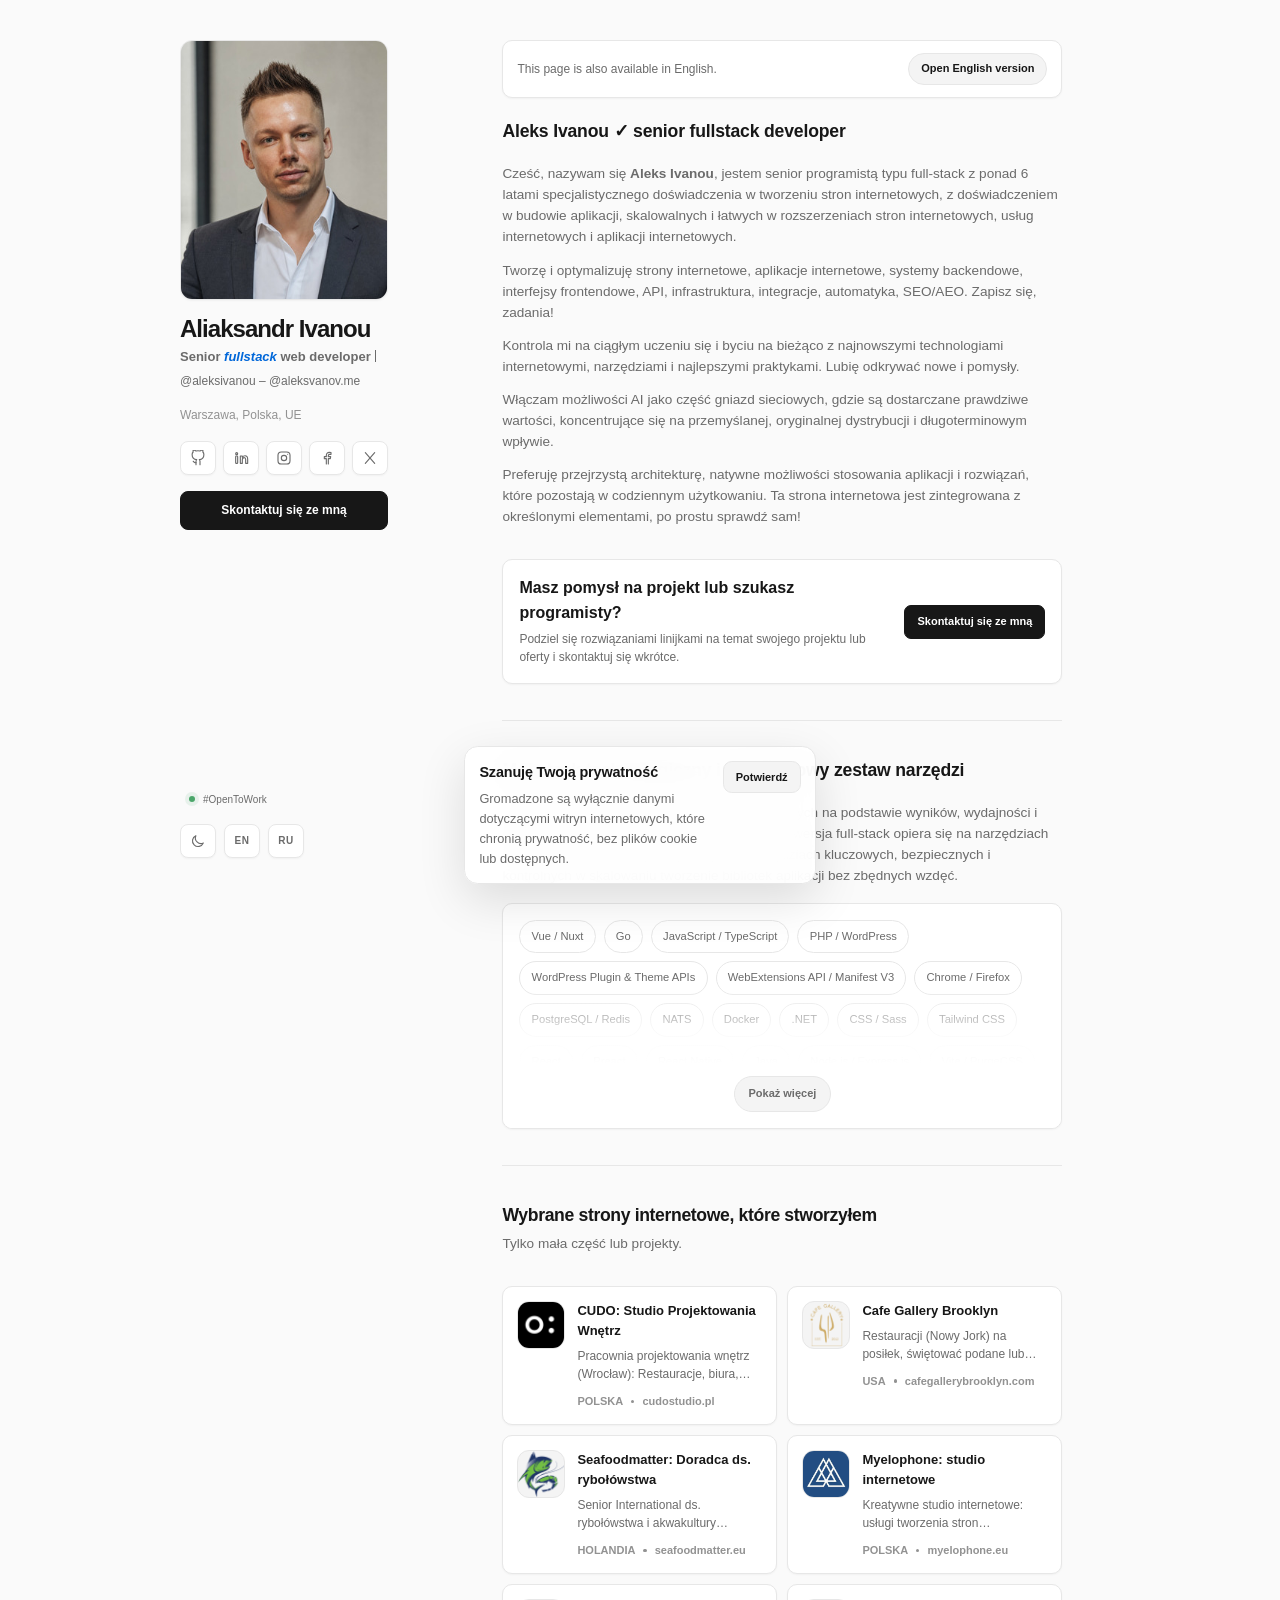
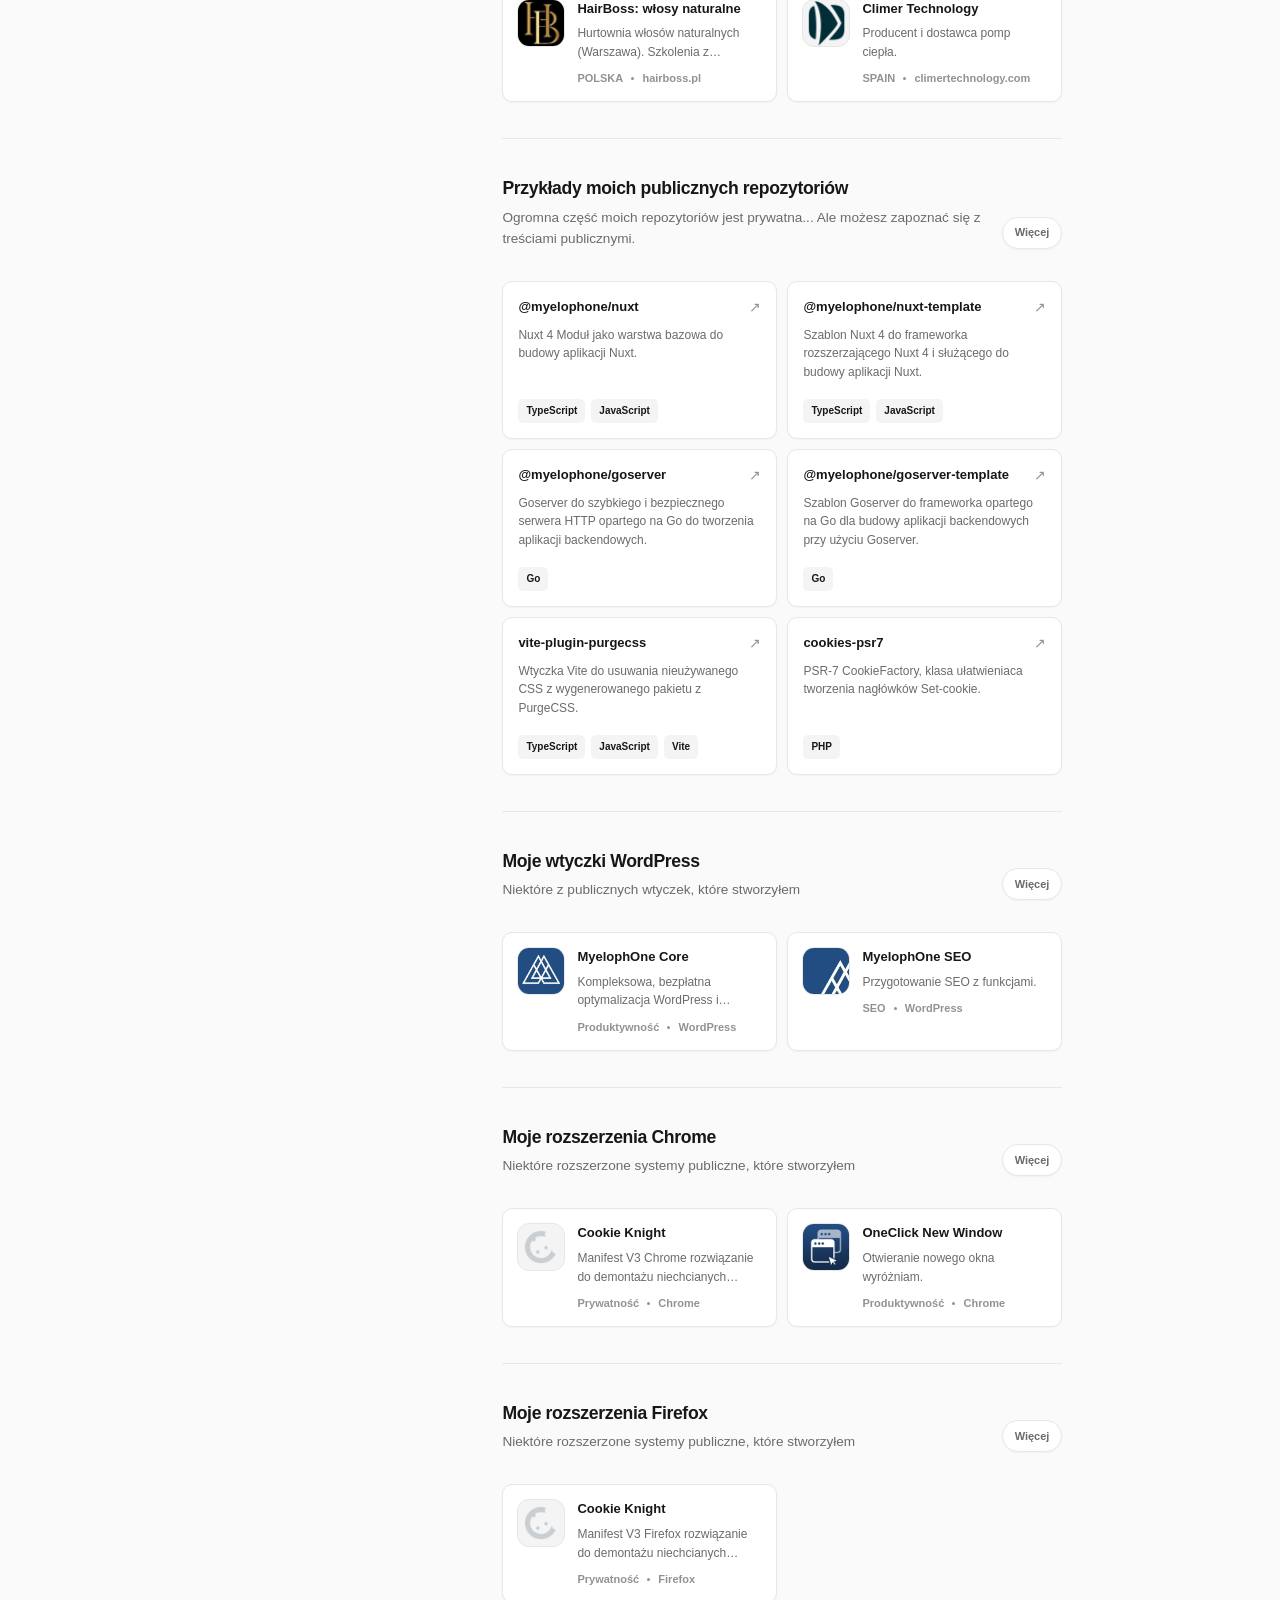
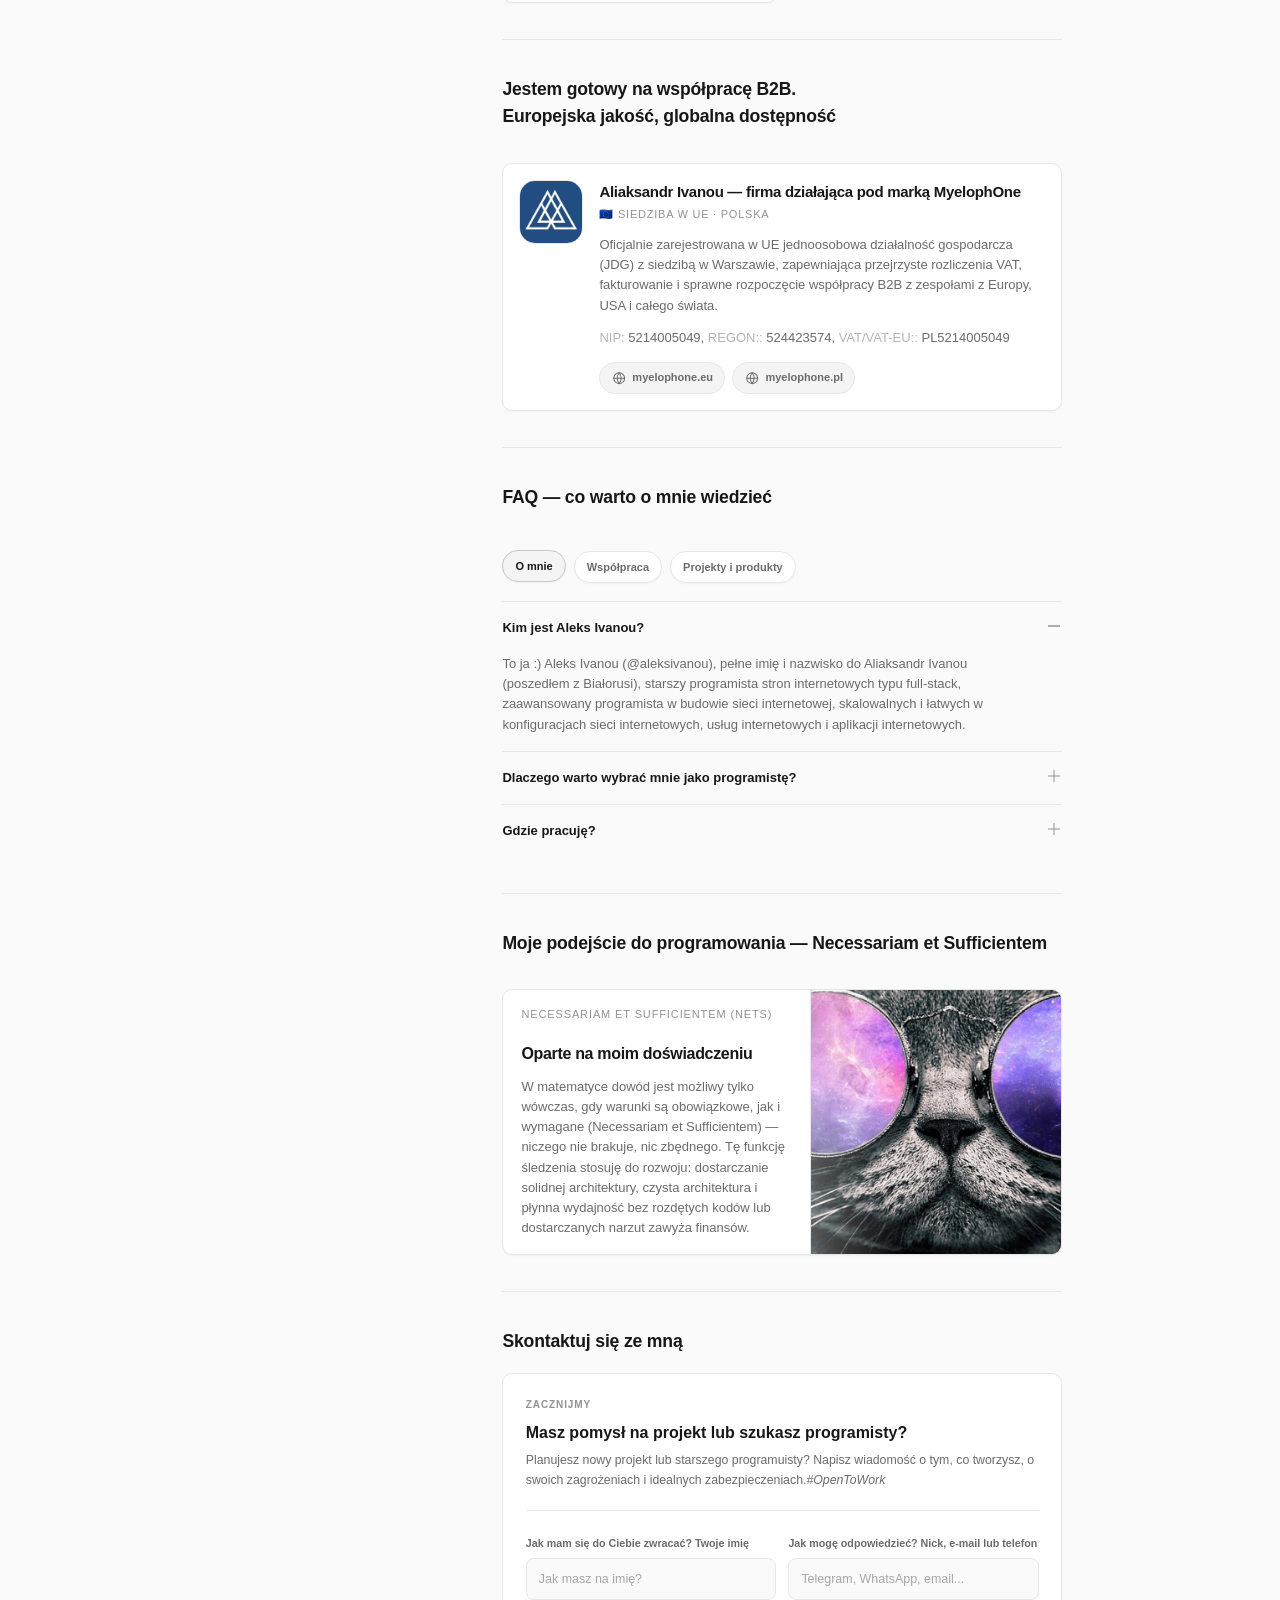
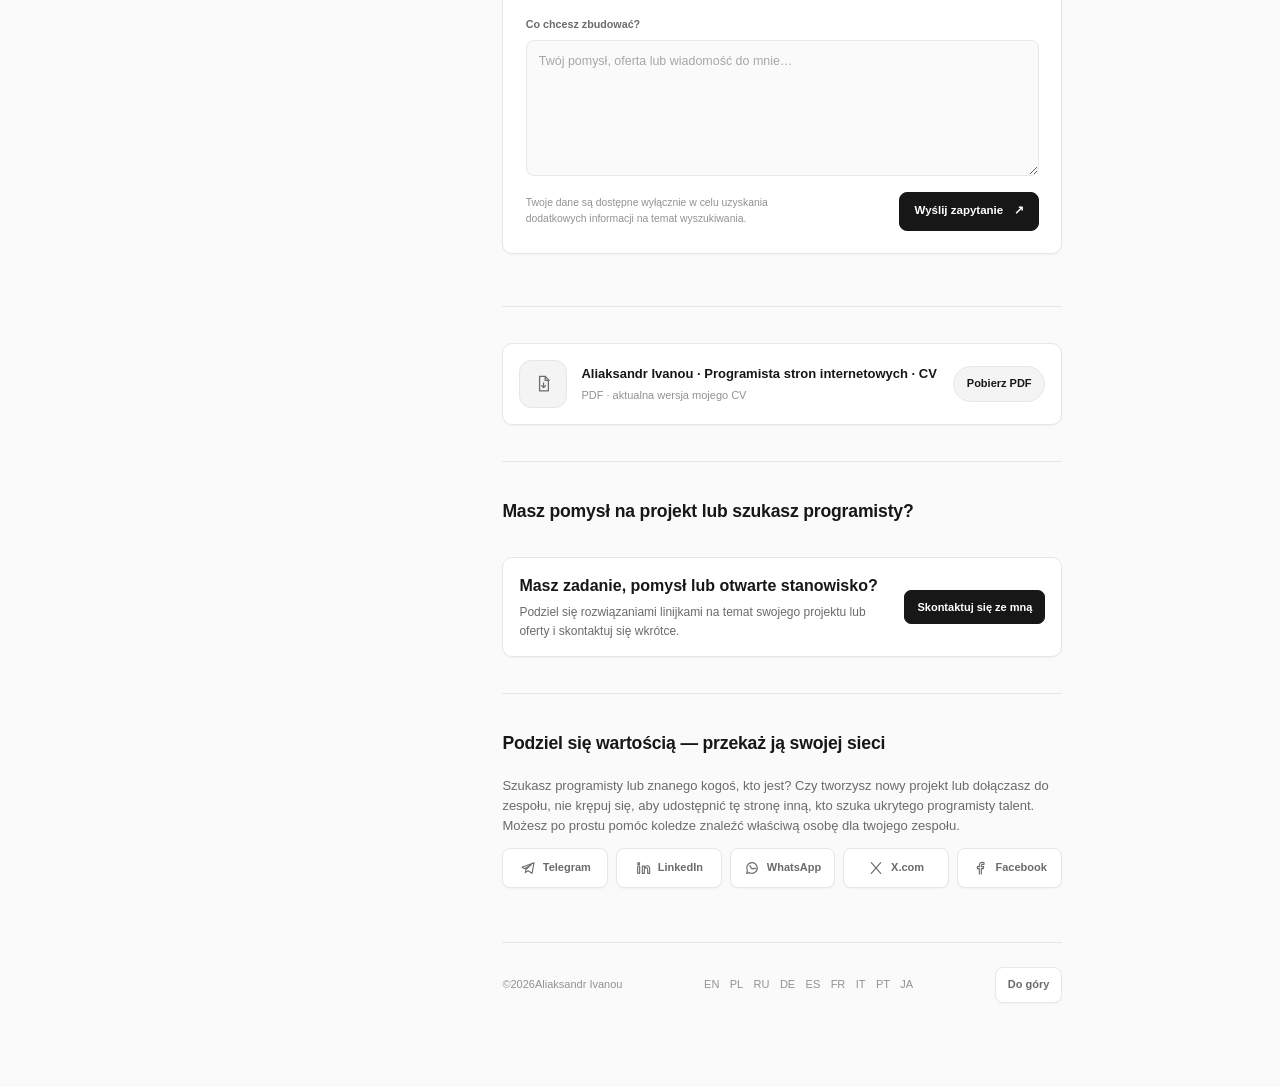
<file: pl/index.html>
<!doctype html><html lang="pl" class="nojs"><head><meta charset="utf-8"><meta http-equiv="X-UA-Compatible" content="IE=edge,chrome=1"><meta name="viewport" content="width=device-width,initial-scale=1,viewport-fit=cover"><title>Aliaksandr Ivanou ⚡ programista full stack</title><meta name="description" content="Osobista strona programisty full stack Aleks Ivanou (@aleksivanou). Kompleksowe tworzenie aplikacji internetowych dla potrzeb biznesowych o dowolnym stopniu złożoności: od architektury po wdrożenie. Założyciel MyelophOne. Porozmawiajmy o Twoim projekcie! #OpenToWork #MyelophOne #aleksivanou"><style>.nojs svg{max-width:1rem}.nojs #principleFlip,.nojs .mobile-topbar{display:none}:root{--layout-width:57.5rem;--sidebar-width:13.75rem;--content-width:35rem;--layout-gap:clamp(4.25rem, 8vw, 7rem);--desktop-top:2.5rem;--border:#e7e7e7}:root[data-theme=dark]{--border:#292929}.profile{position:fixed;top:var(--desktop-top);bottom:var(--desktop-top);left:max(1.5rem,calc((100vw - var(--layout-width))/ 2));z-index:2;display:flex;width:var(--sidebar-width);min-height:0;overflow-x:hidden;overflow-y:auto;overscroll-behavior-y:contain;scrollbar-width:thin;flex-direction:column;padding-right:.25rem}.content{width:min(var(--content-width),calc(100% - 3rem));margin-left:max(calc(1.5rem + var(--sidebar-width) + var(--layout-gap)),calc((100vw - var(--layout-width))/ 2 + var(--sidebar-width) + var(--layout-gap)));padding-top:var(--desktop-top);padding-bottom:5rem}@media (max-width:51.25rem){.profile{position:relative;top:auto;bottom:auto;left:auto;width:min(calc(100% - 2rem),38.75rem);min-height:100dvh;max-height:none;margin:0 auto;overflow:visible;padding:1.5rem 0 calc(1.125rem + env(safe-area-inset-bottom));align-items:center}.content{width:min(calc(100% - 2rem),38.75rem);margin:0 auto;padding:3.5rem 0 0;border-top:.0625rem solid var(--border)}}@media (max-width:32.5rem){.content,.profile{width:min(calc(100% - 1.75rem),38.75rem)}.content{padding-top:2.75rem}}@media (max-height:43.75rem) and (min-width:51.3125rem){.profile{top:1.25rem;bottom:1.25rem}.content{padding-top:1.25rem}}@media print{.profile{position:static;float:left;width:11.25rem;height:auto;overflow:visible;margin-right:1.75rem;padding:0}.content{width:auto;margin:0;padding:0}}body,html{max-width:100%!important;margin:0}body{font-family:-apple-system,system-ui,BlinkMacSystemFont,"Segoe UI",Roboto,Oxygen,Ubuntu,sans-serif,color-emoji;background-color:#fff;color:#555;font-weight:400;overflow-x:hidden!important}img{max-width:100%!important;height:auto;display:block}html{height:auto;font-size:15px;-webkit-text-size-adjust:100%;text-size-adjust:100%}body{min-height:100dvh;font-size:1rem;position:relative}@media screen and (min-width:768px){html{font-size:16px}}@media screen and (min-width:1500px){html{font-size:17px}}@media screen and (min-width:1920px){html{font-size:18px}}@media screen and (min-width:2560px){html{font-size:20px}}@media screen and (max-height:650px){html{font-size:15px}}@media screen and (max-height:480px){html{font-size:14px}}</style><meta name="keywords" content="Aliaksandr Ivanou, Aleks Ivanou, aleksivanou, frontend developer, web developer, właściciel MyelophOne"><meta name="author" content="Aliaksandr Ivanou"><meta name="robots" content="index, follow"><meta name="color-scheme" content="light dark"><meta name="theme-color" content="#fafafa" id="themeColor"><meta name="referrer" content="strict-origin-when-cross-origin"><meta name="format-detection" content="telephone=no, address=no, email=no"><meta http-equiv="x-dns-prefetch-control" content="on"><link rel="canonical" href="https://aleksivanov.me/pl/"><link rel="alternate" hreflang="ru" href="https://aleksivanov.me/ru/"><link rel="alternate" hreflang="pl" href="https://aleksivanov.me/pl/"><link rel="alternate" hreflang="de" href="https://aleksivanov.me/de/"><link rel="alternate" hreflang="it" href="https://aleksivanov.me/it/"><link rel="alternate" hreflang="fr" href="https://aleksivanov.me/fr/"><link rel="alternate" hreflang="es" href="https://aleksivanov.me/es/"><link rel="alternate" hreflang="pt" href="https://aleksivanov.me/pt/"><link rel="alternate" hreflang="ja" href="https://aleksivanov.me/ja/"><link rel="alternate" hreflang="en" href="https://aleksivanov.me/"><link rel="alternate" hreflang="x-default" href="https://aleksivanov.me/"><link rel="preload" as="image" href="/assets/img/portrait-bashful-right-up.jpg" fetchpriority="low"><meta property="og:type" content="profile"><meta property="og:locale" content="pl_PL"><meta property="og:site_name" content="Aliaksandr Ivanou ⚡ programista full stack"><meta property="og:title" content="Aliaksandr Ivanou ⚡ programista full stack"><meta property="og:description" content="Osobista strona programisty full stack Aleks Ivanou (@aleksivanou). Kompleksowe tworzenie aplikacji internetowych dla potrzeb biznesowych o dowolnym stopniu złożoności: od architektury po wdrożenie. Założyciel MyelophOne. Porozmawiajmy o Twoim projekcie! #OpenToWork #MyelophOne #aleksivanou"><meta property="og:url" content="https://aleksivanov.me/pl/"><meta property="og:image" content="https://aleksivanov.me/assets/img/social-cover.png"><meta property="og:image:alt" content="Aliaksandr Ivanou ⚡ programista full stack"><meta property="profile:first_name" content="Aleks"><meta property="profile:last_name" content="Ivanou"><meta property="profile:username" content="aleksivanou"><meta name="twitter:card" content="summary_large_image"><meta name="twitter:title" content="Aliaksandr Ivanou ⚡ programista full stack"><meta name="twitter:description" content="Osobista strona programisty full stack Aleks Ivanou (@aleksivanou). Kompleksowe tworzenie aplikacji internetowych dla potrzeb biznesowych o dowolnym stopniu złożoności: od architektury po wdrożenie. Założyciel MyelophOne. Porozmawiajmy o Twoim projekcie! #OpenToWork #MyelophOne #aleksivanou"><meta name="twitter:image" content="https://aleksivanov.me/assets/img/social-cover.png"><link rel="schema.DC" href="http://purl.org/DC/elements/1.1/"><meta name="DC.Title" content="Aliaksandr Ivanou ⚡ programista full stack"><meta name="DC.Subject" content="Aliaksandr Ivanou ⚡ programista full stack"><meta name="DC.Description" content="Osobista strona programisty full stack Aleks Ivanou (@aleksivanou). Kompleksowe tworzenie aplikacji internetowych dla potrzeb biznesowych o dowolnym stopniu złożoności: od architektury po wdrożenie. Założyciel MyelophOne. Porozmawiajmy o Twoim projekcie! #OpenToWork #MyelophOne #aleksivanou"><meta name="DC.Contributor" content="https://aleksivanov.me"><meta name="DC.Date" content="2026-08-12"><meta name="DC.Identifier" content="https://aleksivanov.me"><meta name="DC.Publisher.url" content="https://aleksivanov.me"><meta name="DC.Type" content="Text"><meta name="DC.Format" content="text/html"><meta name="DC.Language" content="pl_PL"><meta name="DC.coverage" content="World"><link rel="apple-touch-icon" sizes="57x57" href="/assets/favicon/apple-icon-57x57.png"><link rel="apple-touch-icon" sizes="60x60" href="/assets/favicon/apple-icon-60x60.png"><link rel="apple-touch-icon" sizes="72x72" href="/assets/favicon/apple-icon-72x72.png"><link rel="apple-touch-icon" sizes="76x76" href="/assets/favicon/apple-icon-76x76.png"><link rel="apple-touch-icon" sizes="114x114" href="/assets/favicon/apple-icon-114x114.png"><link rel="apple-touch-icon" sizes="120x120" href="/assets/favicon/apple-icon-120x120.png"><link rel="apple-touch-icon" sizes="144x144" href="/assets/favicon/apple-icon-144x144.png"><link rel="apple-touch-icon" sizes="152x152" href="/assets/favicon/apple-icon-152x152.png"><link rel="apple-touch-icon" sizes="180x180" href="/assets/favicon/apple-icon-180x180.png"><link rel="icon" type="image/png" sizes="192x192" href="/assets/favicon/android-icon-192x192.png"><link rel="icon" type="image/png" sizes="32x32" href="/assets/favicon/favicon-32x32.png"><link rel="icon" type="image/png" sizes="96x96" href="/assets/favicon/favicon-96x96.png"><link rel="icon" type="image/png" sizes="16x16" href="/assets/favicon/favicon-16x16.png"><link rel="manifest" href="/manifest.json"><meta name="msapplication-TileColor" content="#ffffff"><meta name="msapplication-TileImage" content="/assets/favicon/ms-icon-144x144.png"><meta name="theme-color" content="#ffffff"><script type="application/ld+json">{"@context":"https://schema.org","@graph":[{"@context":"https://schema.org","@type":"Person","@id":"https://aleksivanov.me/#person","name":"Aliaksandr Ivanou","url":"https://aleksivanov.me/","image":"https://aleksivanov.me/assets/img/portrait-positive-calm.jpg","jobTitle":"programista full stack","description":"Osobista strona programisty full stack Aleks Ivanou (@aleksivanou). Kompleksowe tworzenie aplikacji internetowych dla potrzeb biznesowych o dowolnym stopniu złożoności: od architektury po wdrożenie. Założyciel MyelophOne. Porozmawiajmy o Twoim projekcie! #OpenToWork #MyelophOne #aleksivanou","email":"mailto:aleks@meph.one","sameAs":["https://github.com/aleksivanou","https://www.facebook.com/aleksivanov.me","https://www.instagram.com/aleksivanov.me/","https://www.youtube.com/@aleksivanou","https://x.com/aleksivanou","https://www.tiktok.com/@aleksivanov.me","https://www.linkedin.com/in/aleksivanou/","https://www.pinterest.com/aleksivanou/","https://www.reddit.com/user/aleksivanou","https://dribbble.com/aleksivanou","https://teletype.in/@aleksivanov.me","https://tenchat.ru/aleksivanou","https://vk.com/aleksivanou"],"owns":{"@id":"https://myeloph.one/#organization"},"worksFor":{"@id":"https://myeloph.one/#organization"},"hasOccupation":{"@type":"Occupation","name":"CEO, MyelophOne"},"knowsLanguage":["ru","en","be","pl","de"],"homeLocation":{"@type":"City","name":"Warsaw","containedInPlace":{"@type":"Country","name":"Poland"}},"knowsAbout":["Nuxt.js","React","Vue.js","CSS","SCSS","JavaScript","TypeScript","Node.js","Go","PostgreSQL","Frontend Development","Backend Development","Web Performance","Web Accessibility","Microservices Architecture","Responsive Web Design","Vue / Nuxt","JavaScript / TypeScript","PHP / WordPress","WordPress Plugin & Theme APIs","WebExtensions API / Manifest V3","Chrome / Firefox","PostgreSQL / Redis","NATS","Docker",".NET","CSS / Sass","Tailwind CSS","Preact","React Native","Java","Node.js / Express.js","Vite / PurgeCSS","Composer / PSR-7","Python","Git / GitHub Actions","MySQL / MongoDB","Azure","Jest / Vitest / Playwright","Sentry","Zustand","HTML5 / CSS3"],"alternateName":["@aleksivanou","Aleks Ivanou","Alex Ivanou","Aliaksandr Ivanou","Alexander Ivanou","Aleks Ivanov","Alex Ivanov","Aliaksandr Ivanov","Alexander Ivanov","Алекс Иванов","Алекс Иванов Миелофон","Александр Иванов","Александр Иванов Миелофон","Аляксандр Іваноў","Алекс Іваноў","IVANOU ALIAKSANDR","IVANOV ALEKS","IVANOU ALEKS","IVANOV ALEX","IVANOU ALEX","IVANOV ALEXANDER","IVANOU ALEXANDER","Aliaksandr Ivanov - fullstack developer","Aliaksandr Ivanou - fullstack developer","Aleks Ivanou - fullstack developer","Aleks Ivanov - fullstack developer","Aliaksandr Ivanou MyelophOne","Aleks Ivanou MyelophOne","Aleks Ivanov MyelophOne","aleksivanou","aleksivanov.me"]},{"@type":"Organization","@id":"https://myeloph.one/#organization","name":"MyelophOne","url":"https://myeloph.one","legalName":"Aliaksandr Ivanou","description":"Creative web studio","logo":"https://aleksivanov.me/assets/img/myelophone.jpg","email":"mailto:studio@myeloph.one","foundingDate":"2020-05-26","sameAs":["https://github.com/MyelophOne","https://myelophone.eu/","https://myelophone.pl/"],"taxID":"5214005049","vatID":"PL5214005049","identifier":{"@type":"PropertyValue","propertyID":"REGON","value":"524423574"},"founder":{"@id":"https://aleksivanov.me/#person"},"brand":{"@type":"Brand","name":"MyelophOne"},"alternateName":["MyelophOne","@MyelophOne","Myeloph.One","@Myeloph.One","MelophOne","Meloph.One","MephOne","Meph.One","Миелофон","МиелофонЪ","Aliaksandr Ivanou JDG"]},{"@context":"https://schema.org","@type":"WebSite","@id":"https://aleksivanov.me/#website","name":"Aleks Ivanou","alternateName":["aleksivanov.me","@aleksivanou"],"inLanguage":["en","pl","ru","de","es","fr","it","pt","ja"],"url":"https://aleksivanov.me/","publisher":{"@id":"https://aleksivanov.me/#person"}},{"@type":"ProfilePage","@id":"https://aleksivanov.me/pl/#profile","url":"https://aleksivanov.me/pl/","inLanguage":"pl","mainEntity":{"@id":"https://aleksivanov.me/#person"},"isPartOf":{"@id":"https://aleksivanov.me/#website"}},{"@type":"ItemList","@id":"https://aleksivanov.me/#software-projects","name":"MyelophOne open-source projects","itemListElement":[{"@type":"ListItem","position":1,"item":{"@type":"SoftwareSourceCode","@id":"https://github.com/MyelophOne/nuxt#software","name":"@myelophone/nuxt","codeRepository":"https://github.com/MyelophOne/nuxt","programmingLanguage":["TypeScript","JavaScript"],"author":{"@id":"https://aleksivanov.me/#person"},"sourceOrganization":{"@id":"https://myeloph.one/#organization"}}},{"@type":"ListItem","position":2,"item":{"@type":"SoftwareSourceCode","@id":"https://github.com/MyelophOne/nuxt-template#software","name":"@myelophone/nuxt-template","codeRepository":"https://github.com/MyelophOne/nuxt-template","programmingLanguage":["TypeScript","JavaScript"],"author":{"@id":"https://aleksivanov.me/#person"},"sourceOrganization":{"@id":"https://myeloph.one/#organization"}}},{"@type":"ListItem","position":3,"item":{"@type":"SoftwareSourceCode","@id":"https://github.com/MyelophOne/goserver#software","name":"@myelophone/goserver","codeRepository":"https://github.com/MyelophOne/goserver","programmingLanguage":"Go","author":{"@id":"https://aleksivanov.me/#person"},"sourceOrganization":{"@id":"https://myeloph.one/#organization"}}},{"@type":"ListItem","position":4,"item":{"@type":"SoftwareSourceCode","@id":"https://github.com/MyelophOne/goserver-template#software","name":"@myelophone/goserver-template","codeRepository":"https://github.com/MyelophOne/goserver-template","programmingLanguage":"Go","author":{"@id":"https://aleksivanov.me/#person"},"sourceOrganization":{"@id":"https://myeloph.one/#organization"}}},{"@type":"ListItem","position":5,"item":{"@type":"SoftwareSourceCode","@id":"https://github.com/MyelophOne/vite-plugin-purgecss#software","name":"vite-plugin-purgecss","codeRepository":"https://github.com/MyelophOne/vite-plugin-purgecss","programmingLanguage":["TypeScript","JavaScript"],"author":{"@id":"https://aleksivanov.me/#person"},"sourceOrganization":{"@id":"https://myeloph.one/#organization"}}},{"@type":"ListItem","position":6,"item":{"@type":"SoftwareSourceCode","@id":"https://github.com/MyelophOne/cookies-psr7#software","name":"cookies-psr7","codeRepository":"https://github.com/MyelophOne/cookies-psr7","programmingLanguage":"PHP","author":{"@id":"https://aleksivanov.me/#person"},"sourceOrganization":{"@id":"https://myeloph.one/#organization"}}}]},{"@type":"FAQPage","@id":"https://aleksivanov.me/pl/#faq","mainEntity":[{"@type":"Question","name":"Kim jest Aleks Ivanou?","acceptedAnswer":{"@type":"Answer","text":"To ja :) Aleks Ivanou (@aleksivanou), pełne imię i nazwisko do Aliaksandr Ivanou (jestem z Białorusi), starszy programista stron internetowych typu full-stack, zaawansowany programista w budowie sieci internetowej, skalowalnych i łatwych w konfiguracjach sieci internetowych, usług internetowych i aplikacji internetowych."}},{"@type":"Question","name":"Dlaczego warto wybrać mnie jako programistę?","acceptedAnswer":{"@type":"Answer","text":"Łączę doświadczenie, kreatywność i mocne techniczne rozwiązywanie problemów. Buduję złożone, skalowalne rozwiązania z obciążeniem na wydajność, optymalizację, czystą architekturę i doświadczenie użytkownika."}},{"@type":"Question","name":"Gdzie pracuję?","acceptedAnswer":{"@type":"Answer","text":"Mieszkam w Warszawie, Polska (UE), i jestem dostępny z klientami na całym świecie. ja także zdalnie sterowany firmy, startupy, projekty B2B, i zespoły z różnych krajów i strefy czasowe."}},{"@type":"Question","name":"Aleks Ivanou — full-stack web developer","acceptedAnswer":{"@type":"Answer","text":"Jestem starszy programista full-stack, który lubi rozwiązywać problemy techniczne, rozplątywanie niechlujnej architektury i wprowadzanie ambitnych pomysłów w życiu."}},{"@type":"Question","name":"Aleks Ivanou — założyciel i właściciel marki MyelophOne","acceptedAnswer":{"@type":"Answer","text":"Założyciel i właściciel MyelophOne (@myeloph.one) - kreatywna rozwój sieci nastawiony na nowoczesność stron internetowych, produkty cyfrowe i tworzenie stron internetowych na zamówienie."}},{"@type":"Question","name":"Aleks Ivanou — twórca rozszerzeń Chrome","acceptedAnswer":{"@type":"Answer","text":"Tworzę i rozwijam Chrome dostępne i dostępne możliwości, z lekkimi narzędziami produktywności do bardziej zaawansowanych rozwiązań niestandardowych (takie jak OneClick New Window i Cookie Knight), dostępnych w pliku Chrome Web Store."}},{"@type":"Question","name":"Aleks Ivanou — twórca rozszerzeń Firefox","acceptedAnswer":{"@type":"Answer","text":"Tworzę i rozszerzone oprogramowanie Firefox dostępne i narzędzie między przeglądarkami, w tym produktywność, automatyzacja, i rozwiązania użytkowe (np. Cookie Knight), dostępne w Mozilla Add-ons Store."}},{"@type":"Question","name":"Aleks Ivanou — programista WordPress","acceptedAnswer":{"@type":"Answer","text":"Tworzę i rozwijam zaawansowane Wtyczki WordPress przeznaczone są na wydajność, SEO, automatyzację i praktyczną funkcjonalność strony internetowej (takie jak MyelophOne Core i MyelophOne SEO), dostępne na WordPress.org."}},{"@type":"Question","name":"Aleks Ivanou — twórca @myelophone/nuxt","acceptedAnswer":{"@type":"Answer","text":"Tworzę i rozwijam front-end zaawansowanych i niestandardowych rozwiązań przy użyciu Nuxt.js, koncentrując się na wydajności, SEO i doświadczeniu użytkownika."}},{"@type":"Question","name":"Aleks Ivanou — twórca @myelophone/goserver","acceptedAnswer":{"@type":"Answer","text":"Tworzę i rozwijam back-endowy użytek z usług i niestandardowych alternatywnych Go, koncentrując się na wydajności, skalowalności i bezpieczeństwie."}},{"@type":"Question","name":"Jak można się ze mną skontaktować?","acceptedAnswer":{"@type":"Answer","text":"Możesz uzyskać dostęp do bezpośrednio poprzez formularz kontaktowy na tej stronie lub e-mailem. Wyślij krótki opis swojego projektu, w celu i preferowanego rodzaju współpracy oraz Wrócę do Ciebie z sygnałem dźwiękowym."}},{"@type":"Question","name":"Czy jestem dostępny do współpracy?","acceptedAnswer":{"@type":"Answer","text":"Tak. Jestemitowany na ciekawy projekt i największe możliwości, zależności od źródła prądu i wszelkie wymagane okresy tymczasowe."}},{"@type":"Question","name":"Czy podejmuję współpracę w niepełnym wymiarze?","acceptedAnswer":{"@type":"Answer","text":"Tak. Jestem jest otwarty na pracę w niepełnym wymiarze godzinowym, uruchomiony i wykonawczy, w zależności od potrzeb na temat mojego zasilania."}},{"@type":"Question","name":"Czy pracuję w modelu B2B?","acceptedAnswer":{"@type":"Answer","text":"Tak. Pracuję (jako polski JDG) z firmą i klientami na B2B w tym pracy projektowej, ciągły rozwój i długoterminowość współpracy."}},{"@type":"Question","name":"Jak możemy współpracować?","acceptedAnswer":{"@type":"Answer","text":"Dostępność projektu stałego, pakietu deweloperskiego, zastosowanie w niepełnym wymiarze czasu pracy, lub udostępnienie oprogramowania B2B, w zależności od potrzeb."}}]}]}</script><script>(()=>{const e=localStorage.getItem("theme"),t=window.matchMedia("(prefers-color-scheme: dark)").matches?"dark":"light";document.documentElement.dataset.theme=e||t})()</script><link rel="stylesheet" href="/assets/css/styles.css"></head><body id="page-top"><header class="mobile-topbar" id="mobileTopbar"><div class="mobile-topbar-copy"><p class="mobile-topbar-name">Aliaksandr Ivanou</p><p class="mobile-topbar-principle">Necessariam et Sufficientem</p></div><div><a class="mobile-topbar-link" href="https://linkedin.com/in/aleksivanou" target="_blank" rel="me noopener noreferrer" aria-label="LinkedIn"><svg viewBox="0 0 24 24" aria-hidden="true"><rect x="4" y="9" width="3" height="11" rx="1"/><circle cx="5.5" cy="5.5" r="1.5"/><path d="M11 20V9h3v1.8c1-1.5 2.3-2.2 4-2.2 2.7 0 4 1.8 4 5.1V20h-3v-5.7c0-1.9-.7-2.9-2.2-2.9-1.7 0-2.8 1.2-2.8 3.4V20h-3Z"/></svg> </a><a class="mobile-topbar-link" href="https://github.com/aleksivanou" target="_blank" rel="me noopener noreferrer" aria-label="GitHub"><svg viewBox="0 0 24 24" aria-hidden="true"><path d="M15 22v-4a4.8 4.8 0 0 0-1-3.5c3.3-.4 6.8-1.6 6.8-7.4A5.8 5.8 0 0 0 19.3 3 5.4 5.4 0 0 0 19.1 0S17.9-.4 15 1.5a13.4 13.4 0 0 0-6 0C6.1-.4 4.9 0 4.9 0a5.4 5.4 0 0 0-.2 3A5.8 5.8 0 0 0 3.2 7.1c0 5.8 3.5 7 6.8 7.4A4.8 4.8 0 0 0 9 18v4"/><path d="M9 19c-3 .9-3-1.5-4.2-2"/></svg></a></div></header><a class="skip-link" href="#content">Go do treści</a><aside class="profile" aria-label="Główne informacje"><div class="profile-main"><div class="portrait-shake" id="portraitShake"><div class="portrait"><span class="portrait-hit-flash" aria-hidden="true"></span> <span class="portrait-fallback" aria-hidden="true">AI</span> <img id="mainPortrait" src="/assets/img/portrait-positive-calm.jpg" data-default-src="/assets/img/portrait-positive-calm.jpg" data-complete-src="/assets/img/portrait-bashful-right-up.jpg" data-fight-images="/assets/img/portrait-bashful.jpg,/assets/img/portrait-curious.jpg,/assets/img/portrait-playful-skepticism.jpg,/assets/img/portrait-pleasant-surprise.jpg,/assets/img/portrait-bashful-right-up.jpg" width="440" height="550" alt="Aliaksandr Ivanou (@aleksivanou) ⚡ MyelophOne założyciel i właściciel" loading="lazy" decoding="async" fetchpriority="low" onerror="this.hidden=!0"></div></div><div><h1 class="name">Aliaksandr Ivanou</h1><p class="role"><b>Senior <i>fullstack</i> web developer</b><span class="typing-caret" aria-hidden="true"></span></p><p class="contact-description">@aleksivanou – @aleksvanov.me</p></div><p class="location">Warszawa, Polska, UE</p><nav class="social-links" aria-label="Linki społecznościowe"><a class="social-link" href="https://github.com/aleksivanou" target="_blank" rel="me noopener noreferrer" aria-label="GitHub"><svg viewBox="0 0 24 24" aria-hidden="true"><path d="M15 22v-4a4.8 4.8 0 0 0-1-3.5c3.3-.4 6.8-1.6 6.8-7.4A5.8 5.8 0 0 0 19.3 3 5.4 5.4 0 0 0 19.1 0S17.9-.4 15 1.5a13.4 13.4 0 0 0-6 0C6.1-.4 4.9 0 4.9 0a5.4 5.4 0 0 0-.2 3A5.8 5.8 0 0 0 3.2 7.1c0 5.8 3.5 7 6.8 7.4A4.8 4.8 0 0 0 9 18v4"/><path d="M9 19c-3 .9-3-1.5-4.2-2"/></svg> </a><a class="social-link" href="https://linkedin.com/in/aleksivanou" target="_blank" rel="me noopener noreferrer" aria-label="LinkedIn"><svg viewBox="0 0 24 24" aria-hidden="true"><rect x="4" y="9" width="3" height="11" rx="1"/><circle cx="5.5" cy="5.5" r="1.5"/><path d="M11 20V9h3v1.8c1-1.5 2.3-2.2 4-2.2 2.7 0 4 1.8 4 5.1V20h-3v-5.7c0-1.9-.7-2.9-2.2-2.9-1.7 0-2.8 1.2-2.8 3.4V20h-3Z"/></svg> </a><a class="social-link" href="https://www.instagram.com/aleksivanov.me/" target="_blank" rel="me noopener noreferrer" aria-label="Instagram"><svg viewBox="0 0 24 24" aria-hidden="true"><rect x="3" y="3" width="18" height="18" rx="5"/><circle cx="12" cy="12" r="4"/><circle cx="17.5" cy="6.5" r=".8" fill="currentColor" stroke="none"/></svg> </a><a class="social-link" href="https://www.facebook.com/aleksivanov.me" target="_blank" rel="me noopener noreferrer" aria-label="Facebook"><svg viewBox="0 0 24 24" aria-hidden="true"><path d="M14 21v-8h3l.5-3H14V8.2c0-1 .4-1.7 1.8-1.7H18V3.8c-.7-.1-1.5-.2-2.4-.2-2.8 0-4.6 1.7-4.6 4.8V10H8v3h3v8"/></svg> </a><a class="social-link" href="https://x.com/aleksivanou" target="_blank" rel="me noopener noreferrer" aria-label="X.com"><svg viewBox="0 0 24 24" aria-hidden="true"><path d="M5 4l14 16M19 4 5 20"/></svg></a></nav><a class="contact-link" href="#contact-form-root">Skontaktuj się ze mną</a></div><div class="profile-footer"><span class="availability">#OpenToWork</span><div class="profile-controls" aria-label="Ustawienia strony"><button class="theme-toggle" id="themeToggle" type="button" aria-label="przełączył się"><svg class="moon-icon" viewBox="0 0 24 24" fill="none" aria-hidden="true"><path d="M20 15.2A8.5 8.5 0 0 1 8.8 4 8.5 8.5 0 1 0 20 15.2Z" stroke="currentColor" stroke-width="1.7" stroke-linecap="round" stroke-linejoin="round"/></svg> <svg class="sun-icon" viewBox="0 0 24 24" fill="none" aria-hidden="true"><circle cx="12" cy="12" r="3.5" stroke="currentColor" stroke-width="1.7"/><path d="M12 2v2m0 16v2M4.93 4.93l1.42 1.42m11.3 11.3 1.42 1.42M2 12h2m16 0h2M4.93 19.07l1.42-1.42m11.3-11.3 1.42-1.42" stroke="currentColor" stroke-width="1.7" stroke-linecap="round"/></svg></button> <a class="language-link" href="/en/" hreflang="en" lang="en" aria-label="English version">EN</a> <a class="language-link" href="/ru/" hreflang="ru" lang="ru" aria-label="Русская версия">RU</a></div></div></aside><button class="principle" id="principleFlip" type="button" aria-label="Jajko wielkanocne">Necessariam et Sufficientem</button><main class="content" id="content"><section class="section" aria-labelledby="about-title"><div class="language-notice" id="languageNotice" data-nosnippet aria-live="polite"><span id="languageNoticeText"></span> <a class="language-notice-link" id="languageNoticeLink" href="/" hreflang="en" lang="en">EN</a></div><h2 class="section-title" id="about-title">Aleks Ivanou &check; senior fullstack developer</h2><p class="prose">Cześć, nazywam się <b>Aleks Ivanou</b>, jestem senior programistą typu full-stack z ponad <span class="expyears">6</span> latami specjalistycznego doświadczenia w tworzeniu stron internetowych, z doświadczeniem w budowie aplikacji, skalowalnych i łatwych w rozszerzeniach stron internetowych, usług internetowych i aplikacji internetowych.</p><p class="prose">Tworzę i optymalizuję strony internetowe, aplikacje internetowe, systemy backendowe, interfejsy frontendowe, API, infrastruktura, integracje, automatyka, SEO/AEO. Zapisz się, zadania!</p><p class="prose">Kontrola mi na ciągłym uczeniu się i byciu na bieżąco z najnowszymi technologiami internetowymi, narzędziami i najlepszymi praktykami. Lubię odkrywać nowe i pomysły.</p><p class="prose">Włączam możliwości AI jako część gniazd sieciowych, gdzie są dostarczane prawdziwe wartości, koncentrujące się na przemyślanej, oryginalnej dystrybucji i długoterminowym wpływie.</p><p class="prose">Preferuję przejrzystą architekturę, natywne możliwości stosowania aplikacji i rozwiązań, które pozostają w codziennym użytkowaniu. Ta strona internetowa jest zintegrowana z określonymi elementami, po prostu sprawdź sam!</p><div class="contact-card" style="margin-top:2rem"><div><h5 class="contact-title">Masz pomysł na projekt lub szukasz programisty?</h5><p class="contact-description">Podziel się rozwiązaniami linijkami na temat swojego projektu lub oferty i skontaktuj się wkrótce.</p></div><a class="contact-button" href="#contact-form-root">Skontaktuj się ze mną</a></div></section><section class="section" aria-labelledby="logos-title"><h4 class="section-title" id="logos-title">Mój stack technologiczny i podstawowy zestaw narzędzi</h4><div class="desc-card"><p class="contact-description">Wybieranie narzędzi frontendowych i backendowych na podstawie wyników, wydajności i wydajności i oczywiście Twoich wymagań. Moja wersja full-stack opiera się na narzędziach frameworki, nowoczesnych aplikacjach i narzędziach kluczowych, bezpiecznych i kontrolnych w skalowaniu tworzenie bibliotek aplikacji bez zbędnych wzdęć.</p></div><div class="story-card" id="storyCard"><div class="story-content" id="storyContent"><ul class="tag-list" aria-label="Technologie"><li>Vue / Nuxt</li><li>Go</li><li>JavaScript / TypeScript</li><li>PHP / WordPress</li><li>WordPress Plugin &amp; Theme APIs</li><li>WebExtensions API / Manifest V3</li><li>Chrome / Firefox</li><li>PostgreSQL / Redis</li><li>NATS</li><li>Docker</li><li>.NET</li><li>CSS / Sass</li><li>Tailwind CSS</li><li>React</li><li>Preact</li><li>React Native</li><li>Java</li><li>Node.js / Express.js</li><li>Vite / PurgeCSS</li><li>Composer / PSR-7</li><li>Python</li><li>Git / GitHub Actions</li><li>MySQL / MongoDB</li><li>Azure</li><li>Jest / Vitest / Playwright</li><li>Sentry</li><li>Zustand</li><li>HTML5 / CSS3</li></ul></div><div class="story-footer"><button class="story-toggle" id="storyToggle" type="button" aria-expanded="false" aria-controls="storyContent"><span>Pokaż więcej</span></button></div></div></section><section class="section" aria-labelledby="websites-title"><div class="extensions-head"><div><h4 class="extensions-heading" id="websites-title">Wybrane strony internetowe, które stworzyłem</h4><p class="extensions-subtitle">Tylko mała część lub projekty.</p></div></div><div class="extensions-grid"><a class="extension-card" href="https://cudostudio.pl/" aria-label="Otwórz stronę cudostudio.pl autorstwa @aleksivanou" target="_blank" rel="noopener noreferrer"><span class="extension-icon"><img src="/assets/img/cudo.png" width="96" height="96" alt="" loading="lazy" decoding="async" onerror="this.hidden=!0"> <span class="extension-icon-fallback" aria-hidden="true">CUDO</span> </span><span><h6 class="extension-title">CUDO: Studio Projektowania Wnętrz</h6><p class="extension-description">Pracownia projektowania wnętrz (Wrocław): Restauracje, biura, powierzchnie handlowe</p><span class="extension-meta">POLSKA<span class="extension-meta-dot" aria-hidden="true"></span>cudostudio.pl</span> </span></a><a class="extension-card" href="https://cafegallerybrooklyn.com/" aria-label="Otwórz stronę cafegallerybrooklyn.com autorstwa @aleksivanou" target="_blank" rel="noopener noreferrer"><span class="extension-icon"><img src="/assets/img/cafegallery.png" width="96" height="96" alt="" loading="lazy" decoding="async" onerror="this.hidden=!0"> <span class="extension-icon-fallback" aria-hidden="true">CG</span> </span><span><h6 class="extension-title">Cafe Gallery Brooklyn</h6><p class="extension-description">Restauracji (Nowy Jork) na posiłek, świętować podane lub zamówić dostawę</p><span class="extension-meta">USA<span class="extension-meta-dot" aria-hidden="true"></span>cafegallerybrooklyn.com</span> </span></a><a class="extension-card" href="https://seafoodmatter.eu/" aria-label="Otwórz stronę seafoodmatter.eu autorstwa @aleksivanou" target="_blank" rel="noopener noreferrer"><span class="extension-icon"><img src="/assets/img/seafoodmatter.png" width="96" height="96" alt="" loading="lazy" decoding="async" onerror="this.hidden=!0"> <span class="extension-icon-fallback" aria-hidden="true">SM</span> </span><span><h6 class="extension-title">Seafoodmatter: Doradca ds. rybołówstwa</h6><p class="extension-description">Senior International ds. rybołówstwa i akwakultury doradca międzynarodowa</p><span class="extension-meta">HOLANDIA<span class="extension-meta-dot" aria-hidden="true"></span>seafoodmatter.eu</span> </span></a><a class="extension-card" href="https://myelophone.eu/" aria-label="Otwórz stronę myelophone.eu autorstwa @aleksivanou" target="_blank" rel="noopener noreferrer"><span class="extension-icon"><img src="/assets/img/myelophone.jpg" width="96" height="96" alt="" loading="lazy" decoding="async" onerror="this.hidden=!0"> <span class="extension-icon-fallback" aria-hidden="true">MÓJ</span> </span><span><h6 class="extension-title">Myelophone: studio internetowe</h6><p class="extension-description">Kreatywne studio internetowe: usługi tworzenia stron internetowych i projektowania stron internetowych.</p><span class="extension-meta">POLSKA<span class="extension-meta-dot" aria-hidden="true"></span>myelophone.eu</span> </span></a><a class="extension-card" href="https://hairboss.pl/" aria-label="Otwórz stronę hairboss.pl autorstwa @aleksivanou" target="_blank" rel="noopener noreferrer"><span class="extension-icon"><img src="/assets/img/hairboss.jpg" width="96" height="96" alt="" loading="lazy" decoding="async" onerror="this.hidden=!0"> <span class="extension-icon-fallback" aria-hidden="true">HB</span> </span><span><h6 class="extension-title">HairBoss: włosy naturalne</h6><p class="extension-description">Hurtownia włosów naturalnych (Warszawa). Szkolenia z przedłużania włosów.</p><span class="extension-meta">POLSKA<span class="extension-meta-dot" aria-hidden="true"></span>hairboss.pl</span> </span></a><a class="extension-card" href="https://climertechnology.com/" aria-label="Otwórz stronę climertechnology.com autorstwa @aleksivanou" target="_blank" rel="noopener noreferrer"><span class="extension-icon"><img src="/assets/img/climer.png" width="96" height="96" alt="" loading="lazy" decoding="async" onerror="this.hidden=!0"> <span class="extension-icon-fallback" aria-hidden="true">CT</span> </span><span><h6 class="extension-title">Climer Technology</h6><p class="extension-description">Producent i dostawca pomp ciepła.</p><span class="extension-meta">SPAIN<span class="extension-meta-dot" aria-hidden="true"></span>climertechnology.com</span></span></a></div></section><section class="section" aria-labelledby="repos-title"><div class="extensions-head"><div><h3 class="extensions-heading" id="repos-title">Przykłady moich publicznych repozytoriów</h3><p class="extensions-subtitle">Ogromna część moich repozytoriów jest prywatna... Ale możesz zapoznać się z treściami publicznymi.</p></div><a class="extensions-more" href="https://github.com/orgs/MyelophOne/repositories" target="_blank">Więcej</a></div><div class="projects"><a class="project" href="https://github.com/MyelophOne/nuxt" aria-label="Otwórz projekt Nuxt" target="_blank"><div class="project-header"><h6 class="project-title">@myelophone/nuxt</h6><span class="project-arrow" aria-hidden="true">↗</span></div><p class="project-description">Nuxt 4 Moduł jako warstwa bazowa do budowy aplikacji Nuxt.</p><div class="tags" aria-label="Technologie projektu"><span class="tag">TypeScript</span> <span class="tag">JavaScript</span></div></a><a class="project" href="https://github.com/MyelophOne/nuxt-template" aria-label="Otwórz projekt Nuxt Template" target="_blank"><div class="project-header"><h6 class="project-title">@myelophone/nuxt-template</h6><span class="project-arrow" aria-hidden="true">↗</span></div><p class="project-description">Szablon Nuxt 4 do frameworka rozszerzającego Nuxt 4 i służącego do budowy aplikacji Nuxt.</p><div class="tags" aria-label="Technologie projektu"><span class="tag">TypeScript</span> <span class="tag">JavaScript</span></div></a><a class="project" href="https://github.com/MyelophOne/goserver" aria-label="Otwórz projekt Goserver" target="_blank"><div class="project-header"><h6 class="project-title">@myelophone/goserver</h6><span class="project-arrow" aria-hidden="true">↗</span></div><p class="project-description">Goserver do szybkiego i bezpiecznego serwera HTTP opartego na Go do tworzenia aplikacji backendowych.</p><div class="tags" aria-label="Technologie projektu"><span class="tag">Go</span></div></a><a class="project" href="https://github.com/MyelophOne/goserver-template" aria-label="Otwórz projekt Goserver Template" target="_blank"><div class="project-header"><h6 class="project-title">@myelophone/goserver-template</h6><span class="project-arrow" aria-hidden="true">↗</span></div><p class="project-description">Szablon Goserver do frameworka opartego na Go dla budowy aplikacji backendowych przy użyciu Goserver.</p><div class="tags" aria-label="Technologie projektu"><span class="tag">Go</span></div></a><a class="project" href="https://github.com/MyelophOne/vite-plugin-purgecss" aria-label="Otwórz vite-plugin-purgecss" target="_blank"><div class="project-header"><h6 class="project-title">vite-plugin-purgecss</h6><span class="project-arrow" aria-hidden="true">↗</span></div><p class="project-description">Wtyczka Vite do usuwania nieużywanego CSS z wygenerowanego pakietu z PurgeCSS.</p><div class="tags" aria-label="Technologie projektu"><span class="tag">TypeScript</span> <span class="tag">JavaScript</span> <span class="tag">Vite</span></div></a><a class="project" href="https://github.com/MyelophOne/cookies-psr7" aria-label="Otwórz cookies-psr7" target="_blank"><div class="project-header"><h6 class="project-title">cookies-psr7</h6><span class="project-arrow" aria-hidden="true">↗</span></div><p class="project-description">PSR-7 CookieFactory, klasa ułatwieniaca tworzenia nagłówków Set-cookie.</p><div class="tags" aria-label="Technologie projektu"><span class="tag">PHP</span></div></a></div></section><section class="section" aria-labelledby="wordpress-title"><div class="extensions-head"><div><h4 class="extensions-heading" id="wordpress-title">Moje wtyczki WordPress</h4><p class="extensions-subtitle">Niektóre z publicznych wtyczek, które stworzyłem</p></div><a class="extensions-more" href="https://profiles.wordpress.org/myelophone/" target="_blank">Więcej</a></div><div class="extensions-grid"><a class="extension-card" href="https://wordpress.org/plugins/myelophone-core/" aria-label="Otwórz wtyczkę Myelophone Core" target="_blank"><span class="extension-icon"><img src="/assets/img/myelophone.jpg" width="96" height="96" alt="" loading="lazy" decoding="async" onerror="this.hidden=!0"> <span class="extension-icon-fallback" aria-hidden="true">MC</span> </span><span><h3 class="extension-title">MyelophOne Core</h3><p class="extension-description">Kompleksowa, bezpłatna optymalizacja WordPress i zarządzająca.</p><span class="extension-meta">Produktywność<span class="extension-meta-dot" aria-hidden="true"></span>WordPress</span> </span></a><a class="extension-card" href="https://wordpress.org/plugins/myelophone-seo/" aria-label="Otwórz wtyczkę MyelophOne SEO" target="_blank"><span class="extension-icon"><img src="/assets/img/myelophone.jpg" width="96" height="96" alt="" loading="lazy" decoding="async" onerror="this.hidden=!0"> <span class="extension-icon-fallback" aria-hidden="true">stwardnienie rozsiane</span> </span><span><h6 class="extension-title">MyelophOne SEO</h6><p class="extension-description">Przygotowanie SEO z funkcjami.</p><span class="extension-meta">SEO<span class="extension-meta-dot" aria-hidden="true"></span>WordPress</span></span></a></div></section><section class="section" aria-labelledby="chrome-title"><div class="extensions-head"><div><h4 class="extensions-heading" id="chrome-title">Moje rozszerzenia Chrome</h4><p class="extensions-subtitle">Niektóre rozszerzone systemy publiczne, które stworzyłem</p></div><a class="extensions-more" href="https://chromewebstore.google.com/search/myelophone" target="_blank">Więcej</a></div><div class="extensions-grid"><a class="extension-card" href="https://chromewebstore.google.com/detail/cookie-knight/fkmebhjegpjgnjkakomeaakfokmjoglp" aria-label="Otwórz rozszerzenie Cookie Knight" target="_blank"><span class="extension-icon"><img src="/assets/img/cookie-knight.png" width="96" height="96" alt="" loading="lazy" decoding="async" onerror="this.hidden=!0"> <span class="extension-icon-fallback" aria-hidden="true">CK</span> </span><span><h3 class="extension-title">Cookie Knight</h3><p class="extension-description">Manifest V3 Chrome rozwiązanie do demontażu niechcianych plików cookie.</p><span class="extension-meta">Prywatność<span class="extension-meta-dot" aria-hidden="true"></span>Chrome</span> </span></a><a class="extension-card" href="https://chromewebstore.google.com/detail/oneclick-new-window/mbffihfapnjjoffpdpidblbchdkhkgjm" aria-label="Otwórz rozszerzenie Oneclick New Window" target="_blank"><span class="extension-icon"><img src="/assets/img/oneclick.png" width="96" height="96" alt="" loading="lazy" decoding="async" onerror="this.hidden=!0"> <span class="extension-icon-fallback" aria-hidden="true">NW</span> </span><span><h6 class="extension-title">OneClick New Window</h6><p class="extension-description">Otwieranie nowego okna wyróżniam.</p><span class="extension-meta">Produktywność<span class="extension-meta-dot" aria-hidden="true"></span>Chrome</span></span></a></div></section><section class="section" aria-labelledby="firefox-title"><div class="extensions-head"><div><h4 class="extensions-heading" id="firefox-title">Moje rozszerzenia Firefox</h4><p class="extensions-subtitle">Niektóre rozszerzone systemy publiczne, które stworzyłem</p></div><a class="extensions-more" href="https://addons.mozilla.org/ru/firefox/user/18872069/" target="_blank">Więcej</a></div><div class="extensions-grid"><a class="extension-card" href="https://addons.mozilla.org/firefox/addon/cookie-knight/" aria-label="Otwórz rozszerzenie Cookie Knight" target="_blank"><span class="extension-icon"><img src="/assets/img/cookie-knight.png" width="96" height="96" alt="" loading="lazy" decoding="async" onerror="this.hidden=!0"> <span class="extension-icon-fallback" aria-hidden="true">CK</span> </span><span><h3 class="extension-title">Cookie Knight</h3><p class="extension-description">Manifest V3 Firefox rozwiązanie do demontażu niechcianych plików cookie.</p><span class="extension-meta">Prywatność<span class="extension-meta-dot" aria-hidden="true"></span>Firefox</span></span></a></div></section><section class="section" aria-labelledby="company-title"><h3 class="section-title" id="company-title">Jestem gotowy na współpracę B2B.<br>Europejska jakość, globalna dostępność</h3><article class="company-card"><a class="company-logo" href="https://github.com/myelophone" target="_blank" aria-label="Myeloph.One na GitHubie"><img src="/assets/img/myelophone.jpg" width="128" height="128" alt="Myeloph.One" loading="lazy" decoding="async"></a><div><h3 class="company-name"><a href="https://github.com/myelophone" target="_blank">Aliaksandr Ivanou — firma działająca pod marką MyelophOne</a></h3><p class="company-type">🇪🇺 Siedziba w UE · Polska</p><p class="company-description">Oficjalnie zarejestrowana w UE jednoosobowa działalność gospodarcza (JDG) z siedzibą w Warszawie, zapewniająca przejrzyste rozliczenia VAT, fakturowanie i sprawne rozpoczęcie współpracy B2B z zespołami z Europy, USA i całego świata.</p><p class="company-description"><span class="cloudy">NIP:</span> 5214005049, <span class="cloudy">REGON::</span> 524423574, <span class="cloudy">VAT/VAT-EU::</span> PL5214005049</p><div class="company-links"><a class="company-link" href="https://myelophone.eu" target="_blank"><svg viewBox="0 0 24 24" aria-hidden="true"><circle cx="12" cy="12" r="9"/><path d="M3 12h18M12 3a15 15 0 0 1 0 18M12 3a15 15 0 0 0 0 18"/></svg> myelophone.eu </a><a class="company-link" href="https://myelophone.pl" target="_blank"><svg viewBox="0 0 24 24" aria-hidden="true"><circle cx="12" cy="12" r="9"/><path d="M3 12h18M12 3a15 15 0 0 1 0 18M12 3a15 15 0 0 0 0 18"/></svg> myelophone.pl</a></div></div></article></section><section class="section" aria-labelledby="faq-title" id="faq"><h2 class="section-title" id="faq-title">FAQ — co warto o mnie wiedzieć</h2><div class="faq"><div class="faq-tabs" role="tablist" aria-label="Tematy FAQ"><button class="faq-tab" id="faq-tab-about" type="button" role="tab" aria-selected="true" aria-controls="faq-panel-about">O mnie</button> <button class="faq-tab" id="faq-tab-work" type="button" role="tab" aria-selected="false" aria-controls="faq-panel-work">Współpraca</button> <button class="faq-tab" id="faq-tab-process" type="button" role="tab" aria-selected="false" aria-controls="faq-panel-process">Projekty i produkty</button></div><div class="faq-panel" id="faq-panel-about" role="tabpanel" aria-labelledby="faq-tab-about"><div class="faq-list"><article class="faq-item"><button class="faq-question" type="button" aria-expanded="true"><span>Kim jest Aleks Ivanou?</span> <span class="faq-question-icon" aria-hidden="true"></span></button><div class="faq-answer"><div class="faq-answer-inner"><p>To ja :) Aleks Ivanou (@aleksivanou), pełne imię i nazwisko do Aliaksandr Ivanou (poszedłem z Białorusi), starszy programista stron internetowych typu full-stack, zaawansowany programista w budowie sieci internetowej, skalowalnych i łatwych w konfiguracjach sieci internetowych, usług internetowych i aplikacji internetowych.</p></div></div></article><article class="faq-item"><button class="faq-question" type="button" aria-expanded="false"><span>Dlaczego warto wybrać mnie jako programistę?</span> <span class="faq-question-icon" aria-hidden="true"></span></button><div class="faq-answer"><div class="faq-answer-inner"><p>Łączę doświadczenie, kreatywność i mocne techniczne rozwiązywanie problemów. Buduję złożone, skalowalne rozwiązania z obciążeniem na wydajność, optymalizację, czystą architekturę i doświadczenie użytkownika.</p></div></div></article><article class="faq-item"><button class="faq-question" type="button" aria-expanded="false"><span>Gdzie pracuję?</span> <span class="faq-question-icon" aria-hidden="true"></span></button><div class="faq-answer"><div class="faq-answer-inner"><p>Mieszkam w Warszawie, Polska (UE), i jestem dostępny z klientami na całym świecie. ja także zdalnie sterowany firmy, startupy, projekty B2B, i zespoły z różnych krajów i strefy czasowe.</p></div></div></article></div></div><div class="faq-panel" id="faq-panel-process" role="tabpanel" aria-labelledby="faq-tab-process" hidden><div class="faq-list"><article class="faq-item"><button class="faq-question" type="button" aria-expanded="true"><span>Aleks Ivanou — full-stack web developer</span></button><div class="faq-answer"><div class="faq-answer-inner"><p>Jestem starszy programista full-stack, który lubi rozwiązywać problemy techniczne, rozplątywanie niechlujnej architektury i wprowadzanie ambitnych pomysłów w życiu.</p></div></div></article><article class="faq-item"><button class="faq-question" type="button" aria-expanded="false"><span>Aleks Ivanou — założyciel i właściciel marki MyelophOne</span></button><div class="faq-answer"><div class="faq-answer-inner"><p>Założyciel i właściciel MyelophOne (@myeloph.one) - kreatywna rozwój sieci nastawiony na nowoczesność stron internetowych, produkty cyfrowe i tworzenie stron internetowych na zamówienie.</p></div></div></article><article class="faq-item"><button class="faq-question" type="button" aria-expanded="false"><span>Aleks Ivanou — twórca rozszerzeń Chrome</span></button><div class="faq-answer"><div class="faq-answer-inner"><p>Tworzę i rozwijam Chrome dostępne i dostępne możliwości, z lekkimi narzędziami produktywności do bardziej zaawansowanych rozwiązań niestandardowych (takie jak OneClick New Window i Cookie Knight), dostępnych w pliku Chrome Web Store.</p></div></div></article><article class="faq-item"><button class="faq-question" type="button" aria-expanded="false"><span>Aleks Ivanou — twórca rozszerzeń Firefox</span></button><div class="faq-answer"><div class="faq-answer-inner"><p>Tworzę i rozszerzone oprogramowanie Firefox dostępne i narzędzie między przeglądarkami, w tym produktywność, automatyzacja, i rozwiązania użytkowe (np. Cookie Knight), dostępne w Mozilla Add-ons Store.</p></div></div></article><article class="faq-item"><button class="faq-question" type="button" aria-expanded="false"><span>Aleks Ivanou — programista WordPress</span></button><div class="faq-answer"><div class="faq-answer-inner"><p>Tworzę i rozwijam zaawansowane Wtyczki WordPress przeznaczone są na wydajność, SEO, automatyzację i praktyczną funkcjonalność strony internetowej (takie jak MyelophOne Core i MyelophOne SEO), dostępne na WordPress.org.</p></div></div></article><article class="faq-item"><button class="faq-question" type="button" aria-expanded="false"><span>Aleks Ivanou — twórca @myelophone/nuxt</span></button><div class="faq-answer"><div class="faq-answer-inner"><p>Tworzę i rozwijam front-end zaawansowanych i niestandardowych rozwiązań przy użyciu Nuxt.js, koncentrując się na wydajności, SEO i doświadczeniu użytkownika.</p></div></div></article><article class="faq-item"><button class="faq-question" type="button" aria-expanded="false"><span>Aleks Ivanou — twórca @myelophone/goserver</span></button><div class="faq-answer"><div class="faq-answer-inner"><p>Tworzę i rozwijam back-endowy użytek z usług i niestandardowych alternatywnych Go, koncentrując się na wydajności, skalowalności i bezpieczeństwie.</p></div></div></article></div></div><div class="faq-panel" id="faq-panel-work" role="tabpanel" aria-labelledby="faq-tab-work" hidden><div class="faq-list"><article class="faq-item"><button class="faq-question" type="button" aria-expanded="true"><span>Jak można się ze mną skontaktować?</span> <span class="faq-question-icon" aria-hidden="true"></span></button><div class="faq-answer"><div class="faq-answer-inner"><p>Możesz uzyskać dostęp do bezpośrednio poprzez formularz kontaktowy na tej stronie lub e-mailem. Wyślij krótki opis swojego projektu, w celu i preferowanego rodzaju współpracy oraz Wrócę do Ciebie z sygnałem dźwiękowym.</p></div></div></article><article class="faq-item"><button class="faq-question" type="button" aria-expanded="false"><span>Czy jestem dostępny do współpracy?</span> <span class="faq-question-icon" aria-hidden="true"></span></button><div class="faq-answer"><div class="faq-answer-inner"><p>Tak. Jestemitowany na ciekawy projekt i największe możliwości, zależności od źródła prądu i wszelkie wymagane okresy tymczasowe.</p></div></div></article><article class="faq-item"><button class="faq-question" type="button" aria-expanded="false"><span>Czy podejmuję współpracę w niepełnym wymiarze?</span></button><div class="faq-answer"><div class="faq-answer-inner"><p>Tak. Jestem jest otwarty na pracę w niepełnym wymiarze godzinowym, uruchomiony i wykonawczy, w zależności od potrzeb na temat mojego zasilania.</p></div></div></article><article class="faq-item"><button class="faq-question" type="button" aria-expanded="false"><span>Czy pracuję w modelu B2B?</span> <span class="faq-question-icon" aria-hidden="true"></span></button><div class="faq-answer"><div class="faq-answer-inner"><p>Tak. Pracuję (jako polski JDG) z firmą i klientami na B2B w tym pracy projektowej, ciągły rozwój i długoterminowość współpracy.</p></div></div></article><article class="faq-item"><button class="faq-question" type="button" aria-expanded="false"><span>Jak możemy współpracować?</span> <span class="faq-question-icon" aria-hidden="true"></span></button><div class="faq-answer"><div class="faq-answer-inner"><p>Dostępność projektu stałego, pakietu deweloperskiego, zastosowanie w niepełnym wymiarze czasu pracy, lub udostępnienie oprogramowania B2B, w zależności od potrzeb.</p></div></div></article></div></div></div></section><section class="section" aria-labelledby="about-feature-title"><h4 class="section-title" id="about-feature-title">Moje podejście do programowania — Necessariam et Sufficientem</h4><div class="about-feature"><div class="about-feature-copy"><div><p class="about-feature-kicker">Necessariam et Sufficientem (NetS)</p><h5 class="about-feature-title">Oparte na moim doświadczeniu</h5></div><p class="about-feature-text">W matematyce dowód jest możliwy tylko wówczas, gdy warunki są obowiązkowe, jak i wymagane (Necessariam et Sufficientem) — niczego nie brakuje, nic zbędnego. Tę funkcję śledzenia stosuję do rozwoju: dostarczanie solidnej architektury, czysta architektura i płynna wydajność bez rozdętych kodów lub dostarczanych narzut zawyża finansów.</p></div><figure class="about-feature-image"><img src="/assets/img/skin.jpg" width="720" height="900" alt="Necessariam et Sufficientem (NetS) - Aliaksandr Ivanou" loading="lazy" decoding="async" fetchpriority="low"></figure></div></section><section class="section" aria-labelledby="form-title"><h3 class="section-title" id="form-title">Skontaktuj się ze mną</h3><div class="desc-card"><div class="contact-card contact-card--form" id="contact-form-root"><div class="contact-intro"><p class="eyebrow">Zacznijmy</p><h3>Masz pomysł na projekt lub szukasz programisty?</h3><p>Planujesz nowy projekt lub starszego programuisty? Napisz wiadomość o tym, co tworzysz, o swoich zagrożeniach i idealnych zabezpieczeniach.<i>#OpenToWork</i></p></div><form class="contact-form" id="contactForm" action="" method="post" enctype="multipart/form-data"><div class="form-row"><label class="form-field"><span>Jak mam się do Ciebie zwracać? Twoje imię</span> <input name="name" autocomplete="name" maxlength="80" placeholder="Jak masz na imię?" required></label> <label class="form-field"><span>Jak mogę odpowiedzieć? Nick, e-mail lub telefon</span> <input name="contact" autocomplete="email" maxlength="120" placeholder="Telegram, WhatsApp, email..." required></label></div><label class="form-field"><span>Co chcesz zbudować?</span> <textarea name="message" rows="6" minlength="20" maxlength="3000" placeholder="Twój pomysł, oferta lub wiadomość do mnie…" required></textarea></label> <label class="form-field form-field--trap" aria-hidden="true"><span>Strona internetowa</span> <input name="website" tabindex="-1" autocomplete="off"></label> <input name="startedAt" id="contactStartedAt" type="hidden"><div class="form-footer"><p>Twoje dane są dostępne wyłącznie w celu uzyskania dodatkowych informacji na temat wyszukiwania.</p><button class="primary-button" type="submit"><span class="button-label">Wyślij zapytanie</span> <span aria-hidden="true">↗</span></button></div><p class="form-status" id="contactStatus" role="status" aria-live="polite"></p></form></div></div></section><section class="section"><div class="resume-card"><span class="resume-icon" aria-hidden="true"><svg viewBox="0 0 24 24"><path d="M7 3h7l4 4v14H7V3Z"/><path d="M14 3v5h5M12 11v6M9.5 14.5 12 17l2.5-2.5"/></svg></span><div><p class="resume-title">Aliaksandr Ivanou · Programista stron internetowych · CV</p><p class="resume-meta">PDF · aktualna wersja mojego CV</p></div><a class="resume-download" href="https://drive.google.com/file/d/1oXvdTP54j1xfNP1F4DL6PO0OhW0pKEXa/view?usp=sharing" target="_blank" rel="noopener noreferrer">Pobierz PDF</a></div></section><section class="section" aria-labelledby="contact-title"><h4 class="section-title" id="contact-title">Masz pomysł na projekt lub szukasz programisty?</h4><div class="contact-card"><div><h5 class="contact-title">Masz zadanie, pomysł lub otwarte stanowisko?</h5><p class="contact-description">Podziel się rozwiązaniami linijkami na temat swojego projektu lub oferty i skontaktuj się wkrótce.</p></div><a class="contact-button" href="#contact-form-root">Skontaktuj się ze mną</a></div></section><section class="section" aria-labelledby="share-title"><h4 class="section-title" id="share-title">Podziel się wartością — przekaż ją swojej sieci</h4><div class="share"><p class="share-intro">Szukasz programisty lub znanego kogoś, kto jest? Czy tworzysz nowy projekt lub dołączasz do zespołu, nie krępuj się, aby udostępnić tę stronę inną, kto szuka ukrytego programisty talent. Możesz po prostu pomóc koledze znaleźć właściwą osobę dla twojego zespołu.</p><div class="share-actions"><a class="share-button" data-share="telegram" href="#" target="_blank" rel="noopener noreferrer"><svg viewBox="0 0 24 24" aria-hidden="true"><path d="m21 4-3 16-6-4-4 3 1-5 8-7-10 6-4-2 18-7Z"/></svg> <span>Telegram</span> </a><a class="share-button" data-share="linkedin" href="#" target="_blank" rel="noopener noreferrer"><svg viewBox="0 0 24 24" aria-hidden="true"><rect x="4" y="9" width="3" height="11" rx="1"/><circle cx="5.5" cy="5.5" r="1.5"/><path d="M11 20V9h3v1.8c1-1.5 2.3-2.2 4-2.2 2.7 0 4 1.8 4 5.1V20h-3v-5.7c0-1.9-.7-2.9-2.2-2.9-1.7 0-2.8 1.2-2.8 3.4V20h-3Z"/></svg> <span>LinkedIn</span> </a><a class="share-button" data-share="whatsapp" href="#" target="_blank" rel="noopener noreferrer"><svg viewBox="0 0 24 24" aria-hidden="true"><path d="M20 11.8A8 8 0 0 1 8.1 19l-4.1 1 1.1-4A8 8 0 1 1 20 11.8Z"/><path d="M9 8.5c.4 2.8 2.2 4.6 5 5l1.2-1.2c.2-.2.5-.2.8-.1l2 1"/></svg> <span>WhatsApp</span> </a><a class="share-button" data-share="x" href="#" target="_blank" rel="noopener noreferrer"><svg viewBox="0 0 24 24" aria-hidden="true"><path d="M5 4l14 16M19 4 5 20"/></svg> <span>X.com</span> </a><a class="share-button" data-share="facebook" href="#" target="_blank" rel="noopener noreferrer"><svg viewBox="0 0 24 24" aria-hidden="true"><path d="M14 21v-8h3l.5-3H14V8.2c0-1 .4-1.7 1.8-1.7H18V3.8c-.7-.1-1.5-.2-2.4-.2-2.8 0-4.6 1.7-4.6 4.8V10H8v3h3v8"/></svg> <span>Facebook</span></a></div></div></section><footer class="content-footer"><span>©<time datetime="2026">2026</time>Aliaksandr Ivanou</span><div class="footer-languages"><a href="/">EN</a> <a href="/pl/">PL</a> <a href="/ru/">RU</a> <a href="/de/">DE</a> <a href="/es/">ES</a> <a href="/fr/">FR</a> <a href="/it/">IT</a> <a href="/pt/">PT</a> <a href="/ja/">JA</a></div><button class="back-to-top" id="backToTop" type="button" aria-label="Przewiń do góry">Do góry</button></footer></main><aside class="privacy-toast" id="privacyToast" data-nosnippet aria-labelledby="privacyToastTitle"><div class="privacy-toast-copy"><p class="privacy-toast-title" id="privacyToastTitle">Szanuję Twoją prywatność</p><p class="privacy-toast-text">Gromadzone są wyłącznie danymi dotyczącymi witryn internetowych, które chronią prywatność, bez plików cookie lub dostępnych.</p></div><div class="privacy-toast-actions"><button class="privacy-toast-button" id="privacyToastDismiss" type="button">Potwierdź</button></div></aside><div class="win-message" id="winMessage" role="status" aria-live="polite">Wygrywasz!</div><div class="cursor-dot" id="cursorDot" aria-hidden="true"></div><div class="cursor-ring" id="cursorRing" aria-hidden="true"></div><button class="scroll-compass" id="scrollCompass" type="button" aria-label="Przewiń do góry"><svg class="scroll-compass-triangle" viewBox="0 0 24 24" aria-hidden="true"><path d="M12 4 19 18 12 15 5 18 12 4Z"/></svg> <svg class="scroll-compass-done" viewBox="0 0 24 24" aria-hidden="true"><path d="m6 12 4 4 8-9"/></svg></button><script src="/assets/js/scripts.js" defer="defer"></script><script defer="defer" src="https://stat.meph.one/script.js" data-website-id="b7fc784a-cdd4-49d0-897f-b8a20db7c2a6"></script></body></html>
</file>
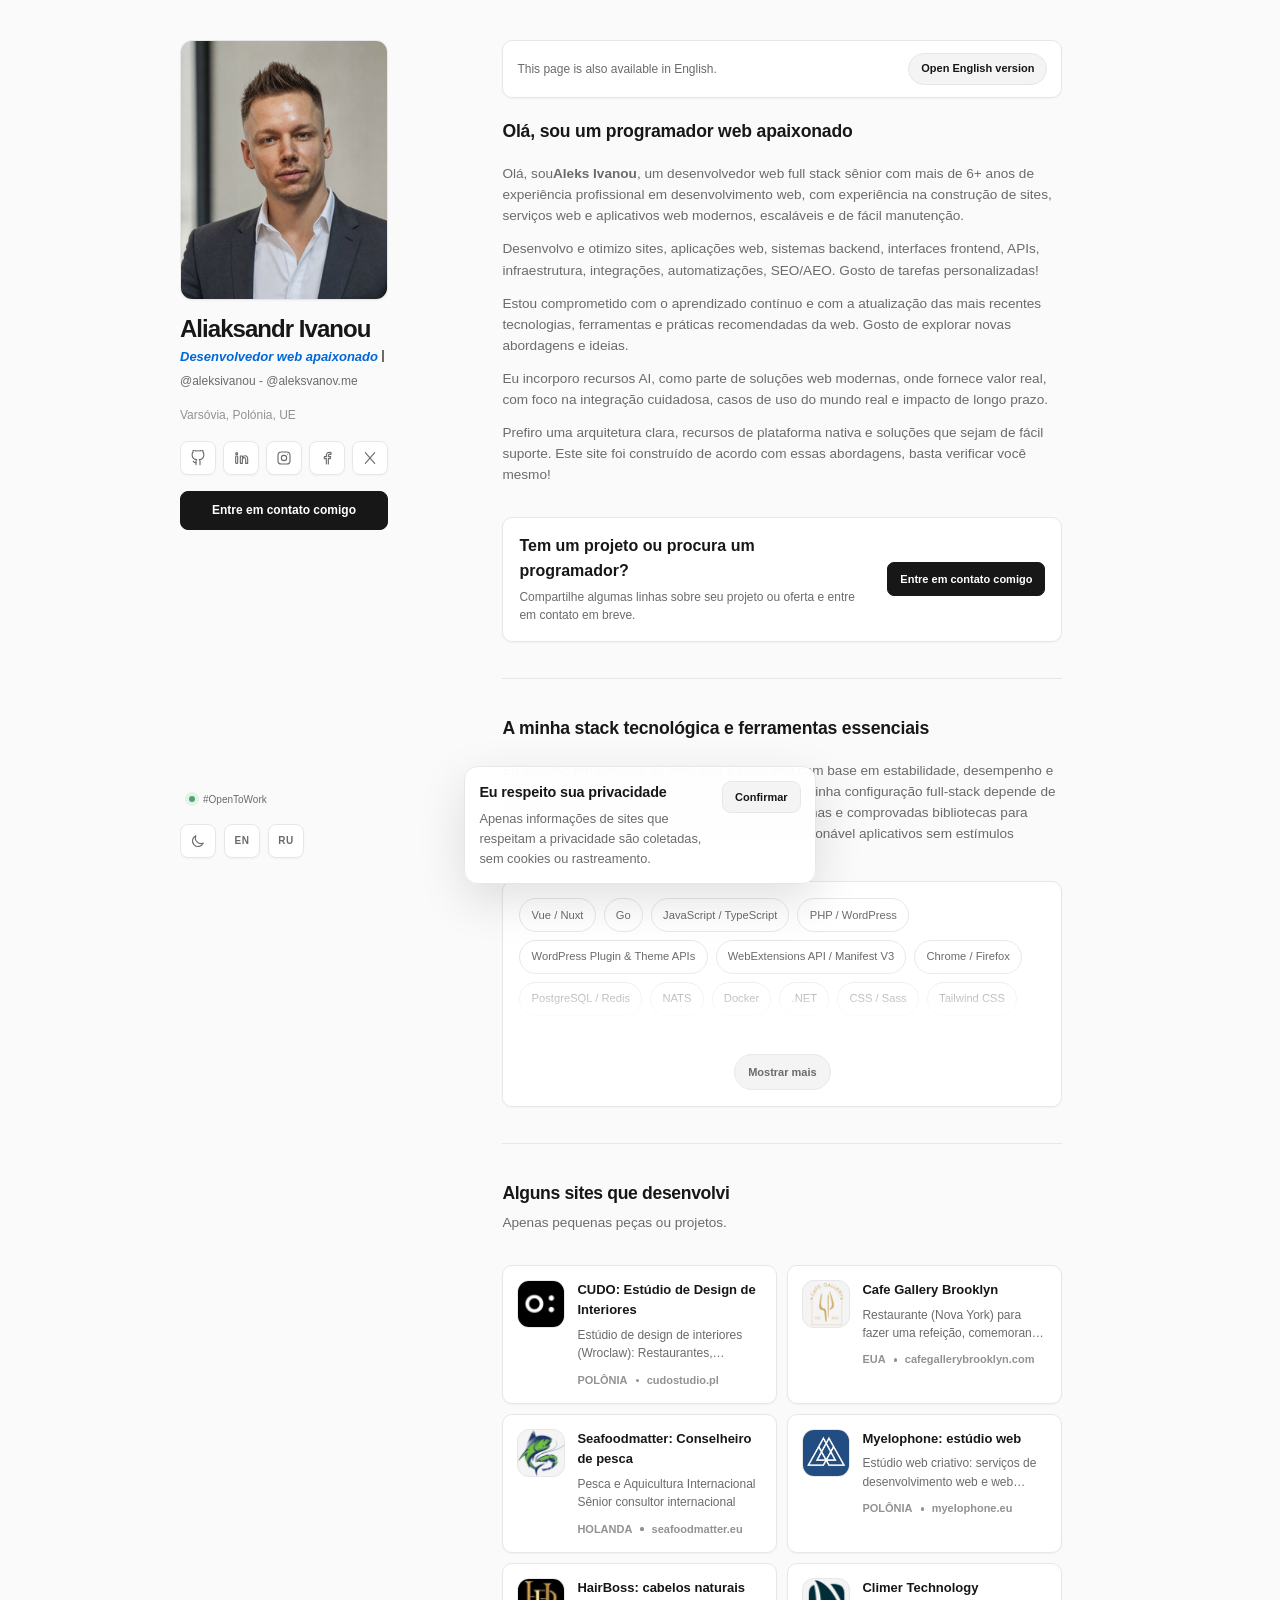
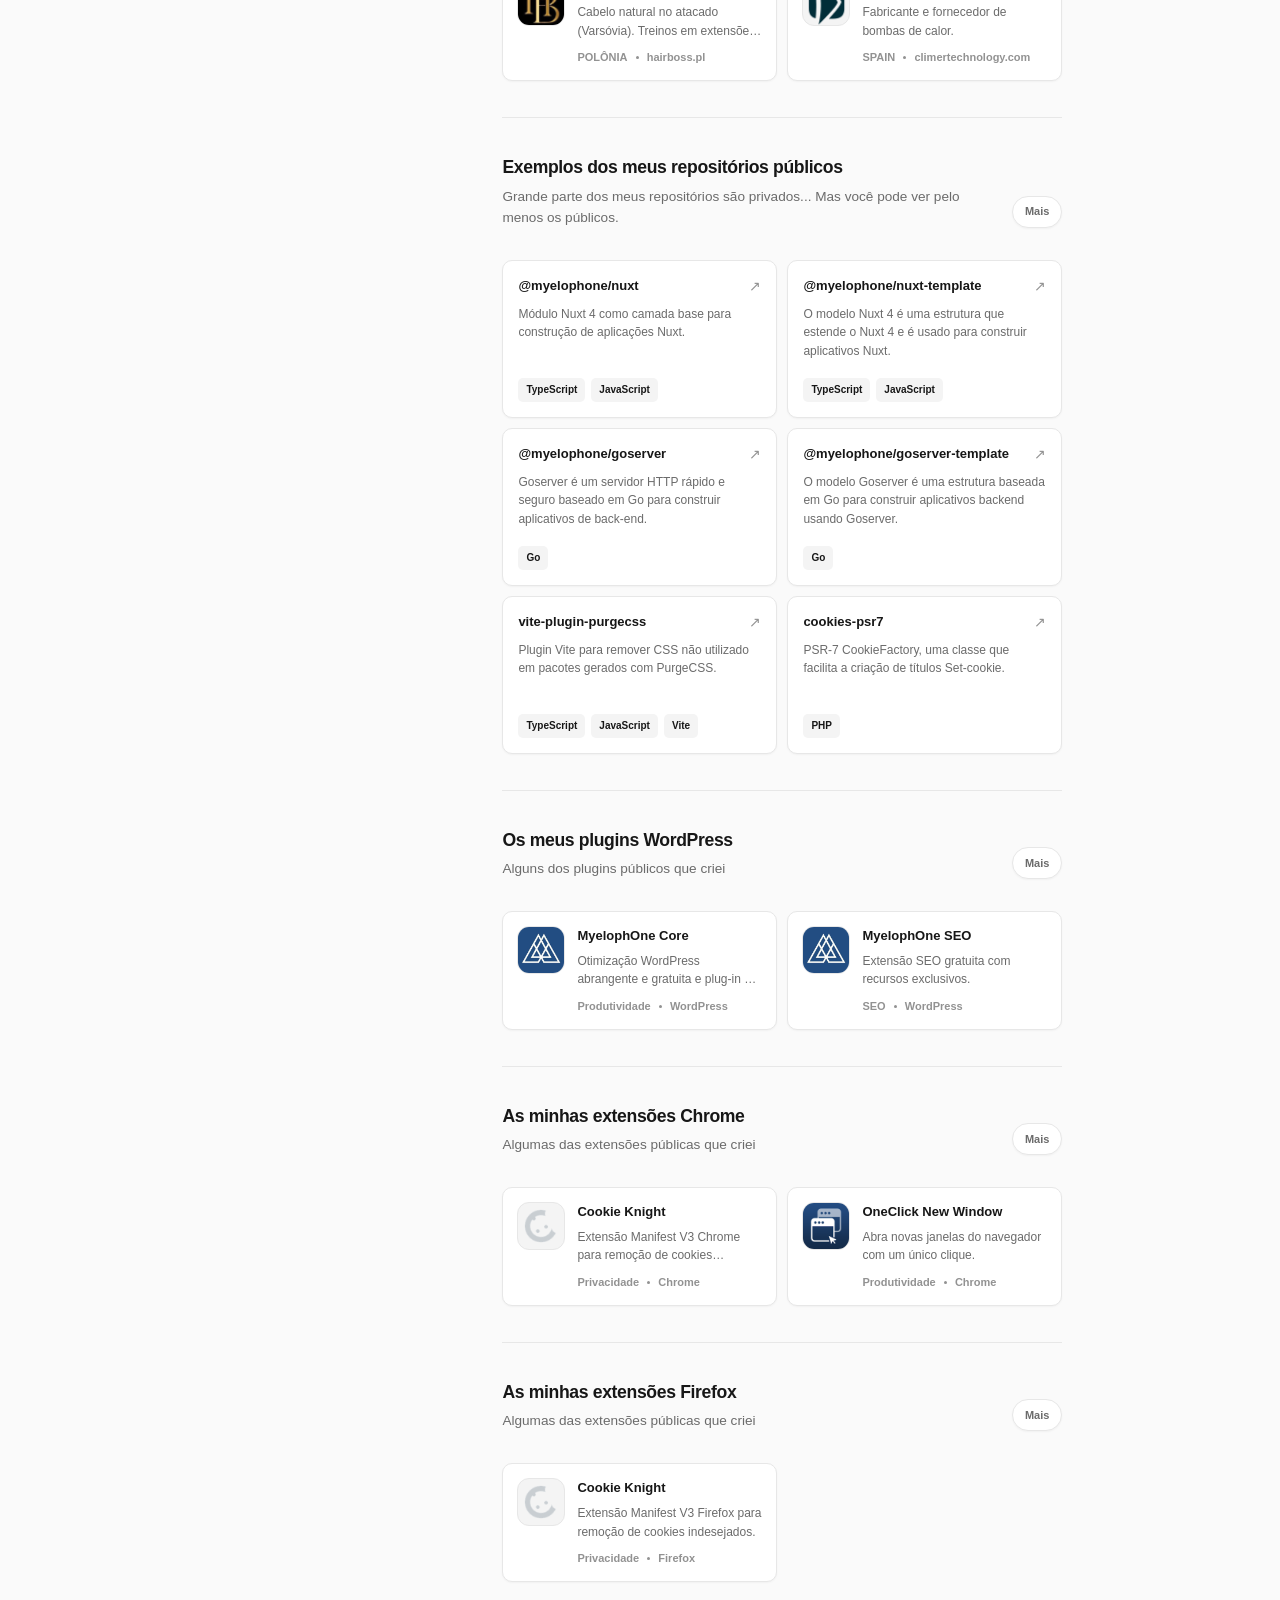
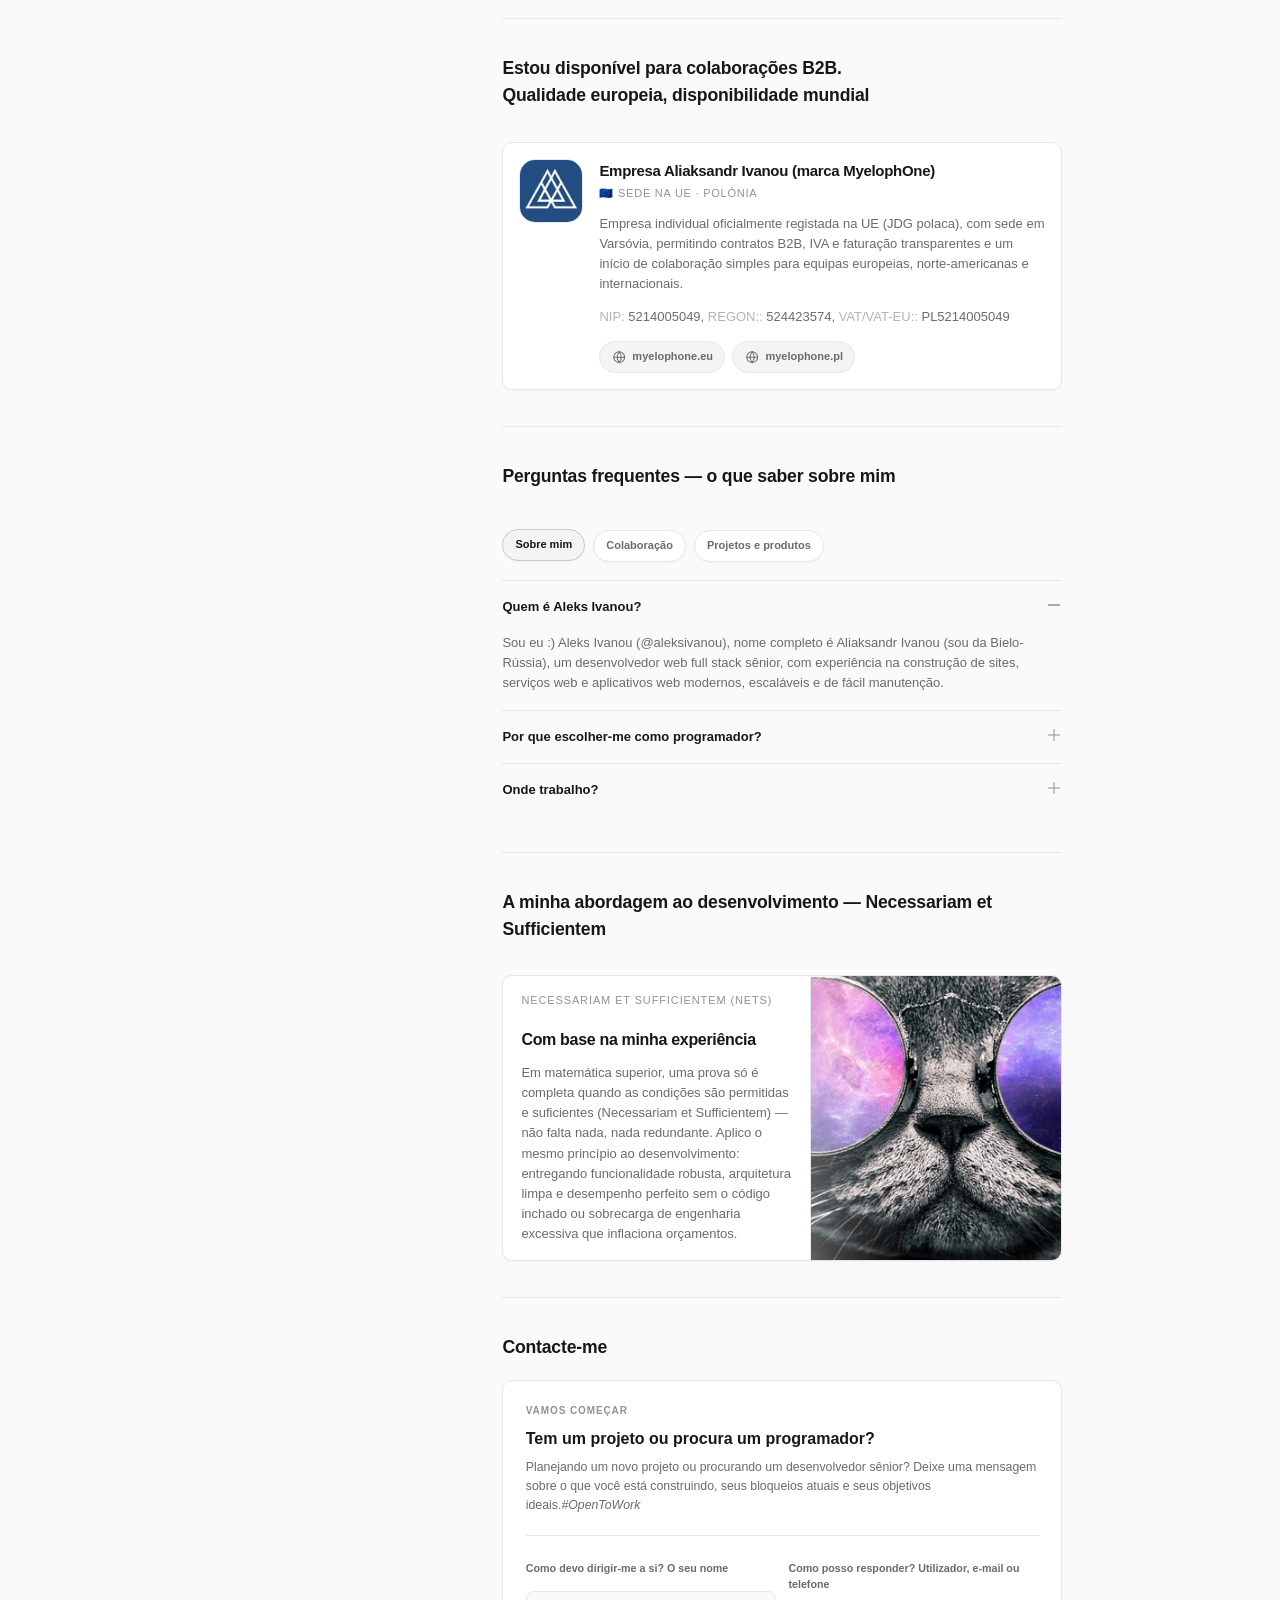
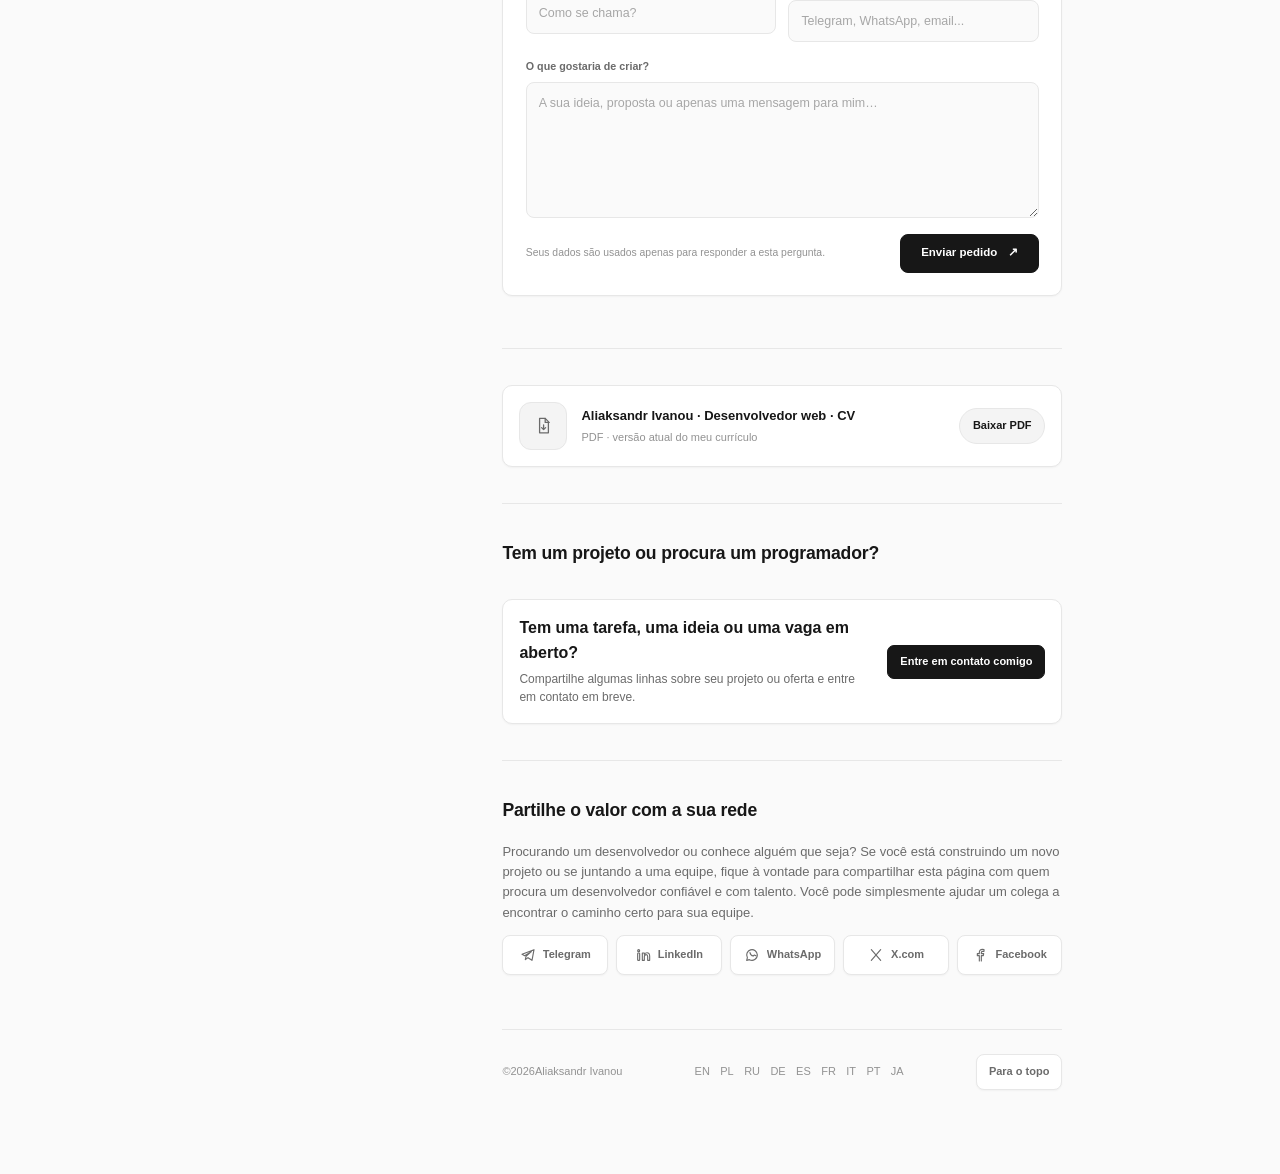
<file: pt/index.html>
<!doctype html><html lang="pt" class="nojs"><head><meta charset="utf-8"><meta http-equiv="X-UA-Compatible" content="IE=edge,chrome=1"><meta name="viewport" content="width=device-width,initial-scale=1,viewport-fit=cover"><title>Aliaksandr Ivanou ⚡ programador full stack</title><meta name="description" content="Site pessoal do programador full stack Aleks Ivanou (@aleksivanou). Desenvolvimento web de ponta a ponta para necessidades empresariais de qualquer complexidade: desde a arquitetura até à implementação. Fundador da MyelophOne. Vamos falar sobre o seu projeto! #OpenToWork #MyelophOne #aleksivanou"><style>.nojs svg{max-width:1rem}.nojs #principleFlip,.nojs .mobile-topbar{display:none}:root{--layout-width:57.5rem;--sidebar-width:13.75rem;--content-width:35rem;--layout-gap:clamp(4.25rem, 8vw, 7rem);--desktop-top:2.5rem;--border:#e7e7e7}:root[data-theme=dark]{--border:#292929}.profile{position:fixed;top:var(--desktop-top);bottom:var(--desktop-top);left:max(1.5rem,calc((100vw - var(--layout-width))/ 2));z-index:2;display:flex;width:var(--sidebar-width);min-height:0;overflow-x:hidden;overflow-y:auto;overscroll-behavior-y:contain;scrollbar-width:thin;flex-direction:column;padding-right:.25rem}.content{width:min(var(--content-width),calc(100% - 3rem));margin-left:max(calc(1.5rem + var(--sidebar-width) + var(--layout-gap)),calc((100vw - var(--layout-width))/ 2 + var(--sidebar-width) + var(--layout-gap)));padding-top:var(--desktop-top);padding-bottom:5rem}@media (max-width:51.25rem){.profile{position:relative;top:auto;bottom:auto;left:auto;width:min(calc(100% - 2rem),38.75rem);min-height:100dvh;max-height:none;margin:0 auto;overflow:visible;padding:1.5rem 0 calc(1.125rem + env(safe-area-inset-bottom));align-items:center}.content{width:min(calc(100% - 2rem),38.75rem);margin:0 auto;padding:3.5rem 0 0;border-top:.0625rem solid var(--border)}}@media (max-width:32.5rem){.content,.profile{width:min(calc(100% - 1.75rem),38.75rem)}.content{padding-top:2.75rem}}@media (max-height:43.75rem) and (min-width:51.3125rem){.profile{top:1.25rem;bottom:1.25rem}.content{padding-top:1.25rem}}@media print{.profile{position:static;float:left;width:11.25rem;height:auto;overflow:visible;margin-right:1.75rem;padding:0}.content{width:auto;margin:0;padding:0}}body,html{max-width:100%!important;margin:0}body{font-family:-apple-system,system-ui,BlinkMacSystemFont,"Segoe UI",Roboto,Oxygen,Ubuntu,sans-serif,color-emoji;background-color:#fff;color:#555;font-weight:400;overflow-x:hidden!important}img{max-width:100%!important;height:auto;display:block}html{height:auto;font-size:15px;-webkit-text-size-adjust:100%;text-size-adjust:100%}body{min-height:100dvh;font-size:1rem;position:relative}@media screen and (min-width:768px){html{font-size:16px}}@media screen and (min-width:1500px){html{font-size:17px}}@media screen and (min-width:1920px){html{font-size:18px}}@media screen and (min-width:2560px){html{font-size:20px}}@media screen and (max-height:650px){html{font-size:15px}}@media screen and (max-height:480px){html{font-size:14px}}</style><meta name="keywords" content="Aliaksandr Ivanou, Aleks Ivanou, aleksivanou, desenvolvedor front-end, desenvolvedor web, proprietário de MyelophOne"><meta name="author" content="Aliaksandr Ivanou"><meta name="robots" content="index, follow"><meta name="color-scheme" content="light dark"><meta name="theme-color" content="#fafafa" id="themeColor"><meta name="referrer" content="strict-origin-when-cross-origin"><meta name="format-detection" content="telephone=no, address=no, email=no"><meta http-equiv="x-dns-prefetch-control" content="on"><link rel="canonical" href="https://aleksivanov.me/pt/"><link rel="alternate" hreflang="ru" href="https://aleksivanov.me/ru/"><link rel="alternate" hreflang="pl" href="https://aleksivanov.me/pl/"><link rel="alternate" hreflang="de" href="https://aleksivanov.me/de/"><link rel="alternate" hreflang="it" href="https://aleksivanov.me/it/"><link rel="alternate" hreflang="fr" href="https://aleksivanov.me/fr/"><link rel="alternate" hreflang="es" href="https://aleksivanov.me/es/"><link rel="alternate" hreflang="pt" href="https://aleksivanov.me/pt/"><link rel="alternate" hreflang="ja" href="https://aleksivanov.me/ja/"><link rel="alternate" hreflang="en" href="https://aleksivanov.me/"><link rel="alternate" hreflang="x-default" href="https://aleksivanov.me/"><link rel="preload" as="image" href="/assets/img/portrait-bashful-right-up.jpg" fetchpriority="low"><meta property="og:type" content="profile"><meta property="og:locale" content="pt_PT"><meta property="og:site_name" content="Aliaksandr Ivanou ⚡ programador full stack"><meta property="og:title" content="Aliaksandr Ivanou ⚡ programador full stack"><meta property="og:description" content="Site pessoal do programador full stack Aleks Ivanou (@aleksivanou). Desenvolvimento web de ponta a ponta para necessidades empresariais de qualquer complexidade: desde a arquitetura até à implementação. Fundador da MyelophOne. Vamos falar sobre o seu projeto! #OpenToWork #MyelophOne #aleksivanou"><meta property="og:url" content="https://aleksivanov.me/pt/"><meta property="og:image" content="https://aleksivanov.me/assets/img/social-cover.png"><meta property="og:image:alt" content="Aliaksandr Ivanou ⚡ programador full stack"><meta property="profile:first_name" content="Aleks"><meta property="profile:last_name" content="Ivanou"><meta property="profile:username" content="aleksivanou"><meta name="twitter:card" content="summary_large_image"><meta name="twitter:title" content="Aliaksandr Ivanou ⚡ programador full stack"><meta name="twitter:description" content="Site pessoal do programador full stack Aleks Ivanou (@aleksivanou). Desenvolvimento web de ponta a ponta para necessidades empresariais de qualquer complexidade: desde a arquitetura até à implementação. Fundador da MyelophOne. Vamos falar sobre o seu projeto! #OpenToWork #MyelophOne #aleksivanou"><meta name="twitter:image" content="https://aleksivanov.me/assets/img/social-cover.png"><link rel="schema.DC" href="http://purl.org/DC/elements/1.1/"><meta name="DC.Title" content="Aliaksandr Ivanou ⚡ programador full stack"><meta name="DC.Subject" content="Aliaksandr Ivanou ⚡ programador full stack"><meta name="DC.Description" content="Site pessoal do programador full stack Aleks Ivanou (@aleksivanou). Desenvolvimento web de ponta a ponta para necessidades empresariais de qualquer complexidade: desde a arquitetura até à implementação. Fundador da MyelophOne. Vamos falar sobre o seu projeto! #OpenToWork #MyelophOne #aleksivanou"><meta name="DC.Contributor" content="https://aleksivanov.me"><meta name="DC.Date" content="2026-08-12"><meta name="DC.Identifier" content="https://aleksivanov.me"><meta name="DC.Publisher.url" content="https://aleksivanov.me"><meta name="DC.Type" content="Text"><meta name="DC.Format" content="text/html"><meta name="DC.Language" content="pt_PT"><meta name="DC.coverage" content="World"><link rel="apple-touch-icon" sizes="57x57" href="/assets/favicon/apple-icon-57x57.png"><link rel="apple-touch-icon" sizes="60x60" href="/assets/favicon/apple-icon-60x60.png"><link rel="apple-touch-icon" sizes="72x72" href="/assets/favicon/apple-icon-72x72.png"><link rel="apple-touch-icon" sizes="76x76" href="/assets/favicon/apple-icon-76x76.png"><link rel="apple-touch-icon" sizes="114x114" href="/assets/favicon/apple-icon-114x114.png"><link rel="apple-touch-icon" sizes="120x120" href="/assets/favicon/apple-icon-120x120.png"><link rel="apple-touch-icon" sizes="144x144" href="/assets/favicon/apple-icon-144x144.png"><link rel="apple-touch-icon" sizes="152x152" href="/assets/favicon/apple-icon-152x152.png"><link rel="apple-touch-icon" sizes="180x180" href="/assets/favicon/apple-icon-180x180.png"><link rel="icon" type="image/png" sizes="192x192" href="/assets/favicon/android-icon-192x192.png"><link rel="icon" type="image/png" sizes="32x32" href="/assets/favicon/favicon-32x32.png"><link rel="icon" type="image/png" sizes="96x96" href="/assets/favicon/favicon-96x96.png"><link rel="icon" type="image/png" sizes="16x16" href="/assets/favicon/favicon-16x16.png"><link rel="manifest" href="/manifest.json"><meta name="msapplication-TileColor" content="#ffffff"><meta name="msapplication-TileImage" content="/assets/favicon/ms-icon-144x144.png"><meta name="theme-color" content="#ffffff"><script type="application/ld+json">{"@context":"https://schema.org","@graph":[{"@context":"https://schema.org","@type":"Person","@id":"https://aleksivanov.me/#person","name":"Aliaksandr Ivanou","url":"https://aleksivanov.me/","image":"https://aleksivanov.me/assets/img/portrait-positive-calm.jpg","jobTitle":"programador full stack","description":"Site pessoal do programador full stack Aleks Ivanou (@aleksivanou). Desenvolvimento web de ponta a ponta para necessidades empresariais de qualquer complexidade: desde a arquitetura até à implementação. Fundador da MyelophOne. Vamos falar sobre o seu projeto! #OpenToWork #MyelophOne #aleksivanou","email":"mailto:aleks@meph.one","sameAs":["https://github.com/aleksivanou","https://www.facebook.com/aleksivanov.me","https://www.instagram.com/aleksivanov.me/","https://www.youtube.com/@aleksivanou","https://x.com/aleksivanou","https://www.tiktok.com/@aleksivanov.me","https://www.linkedin.com/in/aleksivanou/","https://www.pinterest.com/aleksivanou/","https://www.reddit.com/user/aleksivanou","https://dribbble.com/aleksivanou","https://teletype.in/@aleksivanov.me","https://tenchat.ru/aleksivanou","https://vk.com/aleksivanou"],"owns":{"@id":"https://myeloph.one/#organization"},"worksFor":{"@id":"https://myeloph.one/#organization"},"hasOccupation":{"@type":"Occupation","name":"CEO, MyelophOne"},"knowsLanguage":["ru","en","be","pl","de"],"homeLocation":{"@type":"City","name":"Warsaw","containedInPlace":{"@type":"Country","name":"Poland"}},"knowsAbout":["Nuxt.js","React","Vue.js","CSS","SCSS","JavaScript","TypeScript","Node.js","Go","PostgreSQL","Frontend Development","Backend Development","Web Performance","Web Accessibility","Microservices Architecture","Responsive Web Design","Vue / Nuxt","JavaScript / TypeScript","PHP / WordPress","WordPress Plugin & Theme APIs","WebExtensions API / Manifest V3","Chrome / Firefox","PostgreSQL / Redis","NATS","Docker",".NET","CSS / Sass","Tailwind CSS","Preact","React Native","Java","Node.js / Express.js","Vite / PurgeCSS","Composer / PSR-7","Python","Git / GitHub Actions","MySQL / MongoDB","Azure","Jest / Vitest / Playwright","Sentry","Zustand","HTML5 / CSS3"],"alternateName":["@aleksivanou","Aleks Ivanou","Alex Ivanou","Aliaksandr Ivanou","Alexander Ivanou","Aleks Ivanov","Alex Ivanov","Aliaksandr Ivanov","Alexander Ivanov","Алекс Иванов","Алекс Иванов Миелофон","Александр Иванов","Александр Иванов Миелофон","Аляксандр Іваноў","Алекс Іваноў","IVANOU ALIAKSANDR","IVANOV ALEKS","IVANOU ALEKS","IVANOV ALEX","IVANOU ALEX","IVANOV ALEXANDER","IVANOU ALEXANDER","Aliaksandr Ivanov - fullstack developer","Aliaksandr Ivanou - fullstack developer","Aleks Ivanou - fullstack developer","Aleks Ivanov - fullstack developer","Aliaksandr Ivanou MyelophOne","Aleks Ivanou MyelophOne","Aleks Ivanov MyelophOne","aleksivanou","aleksivanov.me"]},{"@type":"Organization","@id":"https://myeloph.one/#organization","name":"MyelophOne","url":"https://myeloph.one","legalName":"Aliaksandr Ivanou","description":"Creative web studio","logo":"https://aleksivanov.me/assets/img/myelophone.jpg","email":"mailto:studio@myeloph.one","foundingDate":"2020-05-26","sameAs":["https://github.com/MyelophOne","https://myelophone.eu/","https://myelophone.pl/"],"taxID":"5214005049","vatID":"PL5214005049","identifier":{"@type":"PropertyValue","propertyID":"REGON","value":"524423574"},"founder":{"@id":"https://aleksivanov.me/#person"},"brand":{"@type":"Brand","name":"MyelophOne"},"alternateName":["MyelophOne","@MyelophOne","Myeloph.One","@Myeloph.One","MelophOne","Meloph.One","MephOne","Meph.One","Миелофон","МиелофонЪ","Aliaksandr Ivanou JDG"]},{"@context":"https://schema.org","@type":"WebSite","@id":"https://aleksivanov.me/#website","name":"Aleks Ivanou","alternateName":["aleksivanov.me","@aleksivanou"],"inLanguage":["en","pl","ru","de","es","fr","it","pt","ja"],"url":"https://aleksivanov.me/","publisher":{"@id":"https://aleksivanov.me/#person"}},{"@type":"ProfilePage","@id":"https://aleksivanov.me/pt/#profile","url":"https://aleksivanov.me/pt/","inLanguage":"pt","mainEntity":{"@id":"https://aleksivanov.me/#person"},"isPartOf":{"@id":"https://aleksivanov.me/#website"}},{"@type":"ItemList","@id":"https://aleksivanov.me/#software-projects","name":"MyelophOne open-source projects","itemListElement":[{"@type":"ListItem","position":1,"item":{"@type":"SoftwareSourceCode","@id":"https://github.com/MyelophOne/nuxt#software","name":"@myelophone/nuxt","codeRepository":"https://github.com/MyelophOne/nuxt","programmingLanguage":["TypeScript","JavaScript"],"author":{"@id":"https://aleksivanov.me/#person"},"sourceOrganization":{"@id":"https://myeloph.one/#organization"}}},{"@type":"ListItem","position":2,"item":{"@type":"SoftwareSourceCode","@id":"https://github.com/MyelophOne/nuxt-template#software","name":"@myelophone/nuxt-template","codeRepository":"https://github.com/MyelophOne/nuxt-template","programmingLanguage":["TypeScript","JavaScript"],"author":{"@id":"https://aleksivanov.me/#person"},"sourceOrganization":{"@id":"https://myeloph.one/#organization"}}},{"@type":"ListItem","position":3,"item":{"@type":"SoftwareSourceCode","@id":"https://github.com/MyelophOne/goserver#software","name":"@myelophone/goserver","codeRepository":"https://github.com/MyelophOne/goserver","programmingLanguage":"Go","author":{"@id":"https://aleksivanov.me/#person"},"sourceOrganization":{"@id":"https://myeloph.one/#organization"}}},{"@type":"ListItem","position":4,"item":{"@type":"SoftwareSourceCode","@id":"https://github.com/MyelophOne/goserver-template#software","name":"@myelophone/goserver-template","codeRepository":"https://github.com/MyelophOne/goserver-template","programmingLanguage":"Go","author":{"@id":"https://aleksivanov.me/#person"},"sourceOrganization":{"@id":"https://myeloph.one/#organization"}}},{"@type":"ListItem","position":5,"item":{"@type":"SoftwareSourceCode","@id":"https://github.com/MyelophOne/vite-plugin-purgecss#software","name":"vite-plugin-purgecss","codeRepository":"https://github.com/MyelophOne/vite-plugin-purgecss","programmingLanguage":["TypeScript","JavaScript"],"author":{"@id":"https://aleksivanov.me/#person"},"sourceOrganization":{"@id":"https://myeloph.one/#organization"}}},{"@type":"ListItem","position":6,"item":{"@type":"SoftwareSourceCode","@id":"https://github.com/MyelophOne/cookies-psr7#software","name":"cookies-psr7","codeRepository":"https://github.com/MyelophOne/cookies-psr7","programmingLanguage":"PHP","author":{"@id":"https://aleksivanov.me/#person"},"sourceOrganization":{"@id":"https://myeloph.one/#organization"}}}]},{"@type":"FAQPage","@id":"https://aleksivanov.me/pt/#faq","mainEntity":[{"@type":"Question","name":"Quem é Aleks Ivanou?","acceptedAnswer":{"@type":"Answer","text":"Sou eu :) Aleks Ivanou (@aleksivanou), nome completo é Aliaksandr Ivanou (sou da Bielo-Rússia), um desenvolvedor web full stack sênior, com experiência na construção de sites, serviços web e aplicativos web modernos, escaláveis e de fácil manutenção."}},{"@type":"Question","name":"Por que escolher-me como programador?","acceptedAnswer":{"@type":"Answer","text":"Eu conheço experiência, criatividade e forte resolução técnica de problemas. Eu construo complexo, soluções escaláveis ​​com foco em desempenho, otimização, limpeza arquitetura e ótima experiência do usuário."}},{"@type":"Question","name":"Onde trabalho?","acceptedAnswer":{"@type":"Answer","text":"Estou baseado em Varsóvia, Polônia (UE), e trabalho com clientes em todo o mundo. eu também colaboro remotamente com empresas, startups, projetos B2B, e equipes em diferentes países e fusos horários."}},{"@type":"Question","name":"Aleks Ivanou — programador web full-stack","acceptedAnswer":{"@type":"Answer","text":"Sou um desenvolvedor full stack sênior que prospera em resolver problemas complexos desafios técnicos, desembaraçando arquiteturas bagunçadas e trazendo ideias ambiciosas para a vida."}},{"@type":"Question","name":"Aleks Ivanou — fundador e proprietário da marca MyelophOne","acceptedAnswer":{"@type":"Answer","text":"Fundador e proprietário da MyelophOne (@myeloph.one) – desenvolvimento criativo web focado na modernidade de sites, produtos digitais e desenvolvimento web personalizado."}},{"@type":"Question","name":"Aleks Ivanou — programador de extensões Chrome","acceptedAnswer":{"@type":"Answer","text":"Eu crio e desenvolvo Chrome extensões e ferramentas de navegador, de itens de produtividade leves para soluções personalizadas mais avançadas (como OneClick New Window e Cookie Knight), disponível no Chrome Web Store."}},{"@type":"Question","name":"Aleks Ivanou — programador de extensões Firefox","acceptedAnswer":{"@type":"Answer","text":"Eu crio e desenvolvo Firefox customizado extensões e ferramentas para vários navegadores, incluindo produtividade, automação, e soluções de praticidade (como Cookie Knight), disponível no Mozilla Add-ons Store."}},{"@type":"Question","name":"Aleks Ivanou — programador WordPress","acceptedAnswer":{"@type":"Answer","text":"Eu crio e desenvolvo sob medida Plug-ins WordPress focados em desempenho, SEO, automação e funcionalidade prática do site (como MyelophOne Core e MyelophOne SEO), disponíveis em WordPress.org."}},{"@type":"Question","name":"Aleks Ivanou — programador de @myelophone/nuxt","acceptedAnswer":{"@type":"Answer","text":"Criei e desenvolvi componentes front-end e solução personalizada usando Nuxt.js, com foco no desempenho, SEO e experiência do usuário."}},{"@type":"Question","name":"Aleks Ivanou — programador de @myelophone/goserver","acceptedAnswer":{"@type":"Answer","text":"Eu crio e desenvolvo serviço back-end e solução personalizada usando Go, com foco no desempenho, escalabilidade e segurança."}},{"@type":"Question","name":"Como pode contactar-me?","acceptedAnswer":{"@type":"Answer","text":"Você pode entrar em contato comigo diretamente através do formulário de contato neste site ou por e-mail. Envie uma breve descrição do seu projeto, objetivos e tipo preferido de colaboração, e Eu voltarei para você com os próximos passos."}},{"@type":"Question","name":"Estou disponível para colaborar?","acceptedAnswer":{"@type":"Answer","text":"Sim. Estou aberto a coisas interessantes, projetos e oportunidades de longo prazo, sujeito aos meus compromissos atuais e quaisquer requisitos do período de transição."}},{"@type":"Question","name":"Estou disponível para projetos a tempo parcial?","acceptedAnswer":{"@type":"Answer","text":"Sim. Estou aberto a meio período de compromissos, projetos em andamento e colaborações flexíveis, dependendo de meus compromissos atuais."}},{"@type":"Question","name":"Trabalho em regime B2B?","acceptedAnswer":{"@type":"Answer","text":"Sim. Eu trabalho (como polonês JDG) com empresas e clientes em uma base B2B, incluindo trabalho baseado em projetos, desenvolvimento contínuo e de colaborações de longo prazo."}},{"@type":"Question","name":"Como podemos trabalhar juntos?","acceptedAnswer":{"@type":"Answer","text":"Podemos trabalhar juntos em um projeto fixo, um pacote de desenvolvimento, um compromisso contínuo de meio período, ou uma colaboração B2B de longo prazo, dependendo de suas necessidades."}}]}]}</script><script>(()=>{const e=localStorage.getItem("theme"),t=window.matchMedia("(prefers-color-scheme: dark)").matches?"dark":"light";document.documentElement.dataset.theme=e||t})()</script><link rel="stylesheet" href="/assets/css/styles.css"></head><body id="page-top"><header class="mobile-topbar" id="mobileTopbar"><div class="mobile-topbar-copy"><p class="mobile-topbar-name">Aliaksandr Ivanou</p><p class="mobile-topbar-principle">Necessariam et Sufficientem</p></div><div><a class="mobile-topbar-link" href="https://linkedin.com/in/aleksivanou" target="_blank" rel="me noopener noreferrer" aria-label="LinkedIn"><svg viewBox="0 0 24 24" aria-hidden="true"><rect x="4" y="9" width="3" height="11" rx="1"/><circle cx="5.5" cy="5.5" r="1.5"/><path d="M11 20V9h3v1.8c1-1.5 2.3-2.2 4-2.2 2.7 0 4 1.8 4 5.1V20h-3v-5.7c0-1.9-.7-2.9-2.2-2.9-1.7 0-2.8 1.2-2.8 3.4V20h-3Z"/></svg> </a><a class="mobile-topbar-link" href="https://github.com/aleksivanou" target="_blank" rel="me noopener noreferrer" aria-label="GitHub"><svg viewBox="0 0 24 24" aria-hidden="true"><path d="M15 22v-4a4.8 4.8 0 0 0-1-3.5c3.3-.4 6.8-1.6 6.8-7.4A5.8 5.8 0 0 0 19.3 3 5.4 5.4 0 0 0 19.1 0S17.9-.4 15 1.5a13.4 13.4 0 0 0-6 0C6.1-.4 4.9 0 4.9 0a5.4 5.4 0 0 0-.2 3A5.8 5.8 0 0 0 3.2 7.1c0 5.8 3.5 7 6.8 7.4A4.8 4.8 0 0 0 9 18v4"/><path d="M9 19c-3 .9-3-1.5-4.2-2"/></svg></a></div></header><a class="skip-link" href="#content">Go para conteúdo</a><aside class="profile" aria-label="Informações principais"><div class="profile-main"><div class="portrait-shake" id="portraitShake"><div class="portrait"><span class="portrait-hit-flash" aria-hidden="true"></span> <span class="portrait-fallback" aria-hidden="true">AI</span> <img id="mainPortrait" src="/assets/img/portrait-positive-calm.jpg" data-default-src="/assets/img/portrait-positive-calm.jpg" data-complete-src="/assets/img/portrait-bashful-right-up.jpg" data-fight-images="/assets/img/portrait-bashful.jpg,/assets/img/portrait-curious.jpg,/assets/img/portrait-playful-skepticism.jpg,/assets/img/portrait-pleasant-surprise.jpg,/assets/img/portrait-bashful-right-up.jpg" width="440" height="550" alt="Aliaksandr Ivanou (@aleksivanou) ⚡ MyelophOne fundador e proprietário" loading="lazy" decoding="async" fetchpriority="low" onerror="this.hidden=!0"></div></div><div><h1 class="name">Aliaksandr Ivanou</h1><p class="role"><b><i>Desenvolvedor web apaixonado</i></b><span class="typing-caret" aria-hidden="true"></span></p><p class="contact-description">@aleksivanou - @aleksvanov.me</p></div><p class="location">Varsóvia, Polónia, UE</p><nav class="social-links" aria-label="Ligações sociais"><a class="social-link" href="https://github.com/aleksivanou" target="_blank" rel="me noopener noreferrer" aria-label="GitHub"><svg viewBox="0 0 24 24" aria-hidden="true"><path d="M15 22v-4a4.8 4.8 0 0 0-1-3.5c3.3-.4 6.8-1.6 6.8-7.4A5.8 5.8 0 0 0 19.3 3 5.4 5.4 0 0 0 19.1 0S17.9-.4 15 1.5a13.4 13.4 0 0 0-6 0C6.1-.4 4.9 0 4.9 0a5.4 5.4 0 0 0-.2 3A5.8 5.8 0 0 0 3.2 7.1c0 5.8 3.5 7 6.8 7.4A4.8 4.8 0 0 0 9 18v4"/><path d="M9 19c-3 .9-3-1.5-4.2-2"/></svg> </a><a class="social-link" href="https://linkedin.com/in/aleksivanou" target="_blank" rel="me noopener noreferrer" aria-label="LinkedIn"><svg viewBox="0 0 24 24" aria-hidden="true"><rect x="4" y="9" width="3" height="11" rx="1"/><circle cx="5.5" cy="5.5" r="1.5"/><path d="M11 20V9h3v1.8c1-1.5 2.3-2.2 4-2.2 2.7 0 4 1.8 4 5.1V20h-3v-5.7c0-1.9-.7-2.9-2.2-2.9-1.7 0-2.8 1.2-2.8 3.4V20h-3Z"/></svg> </a><a class="social-link" href="https://www.instagram.com/aleksivanov.me/" target="_blank" rel="me noopener noreferrer" aria-label="Instagram"><svg viewBox="0 0 24 24" aria-hidden="true"><rect x="3" y="3" width="18" height="18" rx="5"/><circle cx="12" cy="12" r="4"/><circle cx="17.5" cy="6.5" r=".8" fill="currentColor" stroke="none"/></svg> </a><a class="social-link" href="https://www.facebook.com/aleksivanov.me" target="_blank" rel="me noopener noreferrer" aria-label="Facebook"><svg viewBox="0 0 24 24" aria-hidden="true"><path d="M14 21v-8h3l.5-3H14V8.2c0-1 .4-1.7 1.8-1.7H18V3.8c-.7-.1-1.5-.2-2.4-.2-2.8 0-4.6 1.7-4.6 4.8V10H8v3h3v8"/></svg> </a><a class="social-link" href="https://x.com/aleksivanou" target="_blank" rel="me noopener noreferrer" aria-label="X.com"><svg viewBox="0 0 24 24" aria-hidden="true"><path d="M5 4l14 16M19 4 5 20"/></svg></a></nav><a class="contact-link" href="#contact-form-root">Entre em contato comigo</a></div><div class="profile-footer"><span class="availability">#OpenToWork</span><div class="profile-controls" aria-label="Definições da página"><button class="theme-toggle" id="themeToggle" type="button" aria-label="Tema alternativo"><svg class="moon-icon" viewBox="0 0 24 24" fill="none" aria-hidden="true"><path d="M20 15.2A8.5 8.5 0 0 1 8.8 4 8.5 8.5 0 1 0 20 15.2Z" stroke="currentColor" stroke-width="1.7" stroke-linecap="round" stroke-linejoin="round"/></svg> <svg class="sun-icon" viewBox="0 0 24 24" fill="none" aria-hidden="true"><circle cx="12" cy="12" r="3.5" stroke="currentColor" stroke-width="1.7"/><path d="M12 2v2m0 16v2M4.93 4.93l1.42 1.42m11.3 11.3 1.42 1.42M2 12h2m16 0h2M4.93 19.07l1.42-1.42m11.3-11.3 1.42-1.42" stroke="currentColor" stroke-width="1.7" stroke-linecap="round"/></svg></button> <a class="language-link" href="/en/" hreflang="en" lang="en" aria-label="English version">EN</a> <a class="language-link" href="/ru/" hreflang="ru" lang="ru" aria-label="Русская версия">RU</a></div></div></aside><button class="principle" id="principleFlip" type="button" aria-label="ovo de páscoa">Necessariam et Sufficientem</button><main class="content" id="content"><section class="section" aria-labelledby="about-title"><div class="language-notice" id="languageNotice" data-nosnippet aria-live="polite"><span id="languageNoticeText"></span> <a class="language-notice-link" id="languageNoticeLink" href="/" hreflang="en" lang="en">EN</a></div><h2 class="section-title" id="about-title">Olá, sou um programador web apaixonado</h2><p class="prose">Olá, sou<b>Aleks Ivanou</b>, um desenvolvedor web full stack sênior com mais de <span class="expyears">6</span>+ anos de experiência profissional em desenvolvimento web, com experiência na construção de sites, serviços web e aplicativos web modernos, escaláveis e de fácil manutenção.</p><p class="prose">Desenvolvo e otimizo sites, aplicações web, sistemas backend, interfaces frontend, APIs, infraestrutura, integrações, automatizações, SEO/AEO. Gosto de tarefas personalizadas!</p><p class="prose">Estou comprometido com o aprendizado contínuo e com a atualização das mais recentes tecnologias, ferramentas e práticas recomendadas da web. Gosto de explorar novas abordagens e ideias.</p><p class="prose">Eu incorporo recursos AI, como parte de soluções web modernas, onde fornece valor real, com foco na integração cuidadosa, casos de uso do mundo real e impacto de longo prazo.</p><p class="prose">Prefiro uma arquitetura clara, recursos de plataforma nativa e soluções que sejam de fácil suporte. Este site foi construído de acordo com essas abordagens, basta verificar você mesmo!</p><div class="contact-card" style="margin-top:2rem"><div><h5 class="contact-title">Tem um projeto ou procura um programador?</h5><p class="contact-description">Compartilhe algumas linhas sobre seu projeto ou oferta e entre em contato em breve.</p></div><a class="contact-button" href="#contact-form-root">Entre em contato comigo</a></div></section><section class="section" aria-labelledby="logos-title"><h4 class="section-title" id="logos-title">A minha stack tecnológica e ferramentas essenciais</h4><div class="desc-card"><p class="contact-description">Eu escolho ferramentas de front-end e back-end com base em estabilidade, desempenho e eficiência no mundo real e, claro, seus requisitos. Minha configuração full-stack depende de estruturas testadas pelo tempo, plataformas modernas e comprovadas bibliotecas para construir de forma rápida, segura e facilmente escalonável aplicativos sem estímulos desnecessários.</p></div><div class="story-card" id="storyCard"><div class="story-content" id="storyContent"><ul class="tag-list" aria-label="Tecnologias"><li>Vue / Nuxt</li><li>Go</li><li>JavaScript / TypeScript</li><li>PHP / WordPress</li><li>WordPress Plugin &amp; Theme APIs</li><li>WebExtensions API / Manifest V3</li><li>Chrome / Firefox</li><li>PostgreSQL / Redis</li><li>NATS</li><li>Docker</li><li>.NET</li><li>CSS / Sass</li><li>Tailwind CSS</li><li>React</li><li>Preact</li><li>React Native</li><li>Java</li><li>Node.js / Express.js</li><li>Vite / PurgeCSS</li><li>Composer / PSR-7</li><li>Python</li><li>Git / GitHub Actions</li><li>MySQL / MongoDB</li><li>Azure</li><li>Jest / Vitest / Playwright</li><li>Sentry</li><li>Zustand</li><li>HTML5 / CSS3</li></ul></div><div class="story-footer"><button class="story-toggle" id="storyToggle" type="button" aria-expanded="false" aria-controls="storyContent"><span>Mostrar mais</span></button></div></div></section><section class="section" aria-labelledby="websites-title"><div class="extensions-head"><div><h4 class="extensions-heading" id="websites-title">Alguns sites que desenvolvi</h4><p class="extensions-subtitle">Apenas pequenas peças ou projetos.</p></div></div><div class="extensions-grid"><a class="extension-card" href="https://cudostudio.pl/" aria-label="Abrir o site cudostudio.pl de @aleksivanou" target="_blank" rel="noopener noreferrer"><span class="extension-icon"><img src="/assets/img/cudo.png" width="96" height="96" alt="" loading="lazy" decoding="async" onerror="this.hidden=!0"> <span class="extension-icon-fallback" aria-hidden="true">CUDO</span> </span><span><h6 class="extension-title">CUDO: Estúdio de Design de Interiores</h6><p class="extension-description">Estúdio de design de interiores (Wroclaw): Restaurantes, escritórios, espaços comerciais</p><span class="extension-meta">POLÔNIA<span class="extension-meta-dot" aria-hidden="true"></span>cudostudio.pl</span> </span></a><a class="extension-card" href="https://cafegallerybrooklyn.com/" aria-label="Abrir o site cafegallerybrooklyn.com de @aleksivanou" target="_blank" rel="noopener noreferrer"><span class="extension-icon"><img src="/assets/img/cafegallery.png" width="96" height="96" alt="" loading="lazy" decoding="async" onerror="this.hidden=!0"> <span class="extension-icon-fallback" aria-hidden="true">CG</span> </span><span><h6 class="extension-title">Cafe Gallery Brooklyn</h6><p class="extension-description">Restaurante (Nova York) para fazer uma refeição, comemorando qualquer evento ou solicitando delivery</p><span class="extension-meta">EUA<span class="extension-meta-dot" aria-hidden="true"></span>cafegallerybrooklyn.com</span> </span></a><a class="extension-card" href="https://seafoodmatter.eu/" aria-label="Abrir o site seafoodmatter.eu de @aleksivanou" target="_blank" rel="noopener noreferrer"><span class="extension-icon"><img src="/assets/img/seafoodmatter.png" width="96" height="96" alt="" loading="lazy" decoding="async" onerror="this.hidden=!0"> <span class="extension-icon-fallback" aria-hidden="true">SM</span> </span><span><h6 class="extension-title">Seafoodmatter: Conselheiro de pesca</h6><p class="extension-description">Pesca e Aquicultura Internacional Sênior consultor internacional</p><span class="extension-meta">HOLANDA<span class="extension-meta-dot" aria-hidden="true"></span>seafoodmatter.eu</span> </span></a><a class="extension-card" href="https://myelophone.eu/" aria-label="Abrir o site myelophone.eu de @aleksivanou" target="_blank" rel="noopener noreferrer"><span class="extension-icon"><img src="/assets/img/myelophone.jpg" width="96" height="96" alt="" loading="lazy" decoding="async" onerror="this.hidden=!0"> <span class="extension-icon-fallback" aria-hidden="true">MEU</span> </span><span><h6 class="extension-title">Myelophone: estúdio web</h6><p class="extension-description">Estúdio web criativo: serviços de desenvolvimento web e web design.</p><span class="extension-meta">POLÔNIA<span class="extension-meta-dot" aria-hidden="true"></span>myelophone.eu</span> </span></a><a class="extension-card" href="https://hairboss.pl/" aria-label="Abrir o site hairboss.pl de @aleksivanou" target="_blank" rel="noopener noreferrer"><span class="extension-icon"><img src="/assets/img/hairboss.jpg" width="96" height="96" alt="" loading="lazy" decoding="async" onerror="this.hidden=!0"> <span class="extension-icon-fallback" aria-hidden="true">HB</span> </span><span><h6 class="extension-title">HairBoss: cabelos naturais</h6><p class="extension-description">Cabelo natural no atacado (Varsóvia). Treinos em extensões de cabelo.</p><span class="extension-meta">POLÔNIA<span class="extension-meta-dot" aria-hidden="true"></span>hairboss.pl</span> </span></a><a class="extension-card" href="https://climertechnology.com/" aria-label="Abrir o site climertechnology.com de @aleksivanou" target="_blank" rel="noopener noreferrer"><span class="extension-icon"><img src="/assets/img/climer.png" width="96" height="96" alt="" loading="lazy" decoding="async" onerror="this.hidden=!0"> <span class="extension-icon-fallback" aria-hidden="true">TC</span> </span><span><h6 class="extension-title">Climer Technology</h6><p class="extension-description">Fabricante e fornecedor de bombas de calor.</p><span class="extension-meta">SPAIN<span class="extension-meta-dot" aria-hidden="true"></span>climertechnology.com</span></span></a></div></section><section class="section" aria-labelledby="repos-title"><div class="extensions-head"><div><h3 class="extensions-heading" id="repos-title">Exemplos dos meus repositórios públicos</h3><p class="extensions-subtitle">Grande parte dos meus repositórios são privados... Mas você pode ver pelo menos os públicos.</p></div><a class="extensions-more" href="https://github.com/orgs/MyelophOne/repositories" target="_blank">Mais</a></div><div class="projects"><a class="project" href="https://github.com/MyelophOne/nuxt" aria-label="Abrir o projeto Nuxt" target="_blank"><div class="project-header"><h6 class="project-title">@myelophone/nuxt</h6><span class="project-arrow" aria-hidden="true">↗</span></div><p class="project-description">Módulo Nuxt 4 como camada base para construção de aplicações Nuxt.</p><div class="tags" aria-label="Tecnologias do projeto"><span class="tag">TypeScript</span> <span class="tag">JavaScript</span></div></a><a class="project" href="https://github.com/MyelophOne/nuxt-template" aria-label="Abrir o projeto Nuxt Template" target="_blank"><div class="project-header"><h6 class="project-title">@myelophone/nuxt-template</h6><span class="project-arrow" aria-hidden="true">↗</span></div><p class="project-description">O modelo Nuxt 4 é uma estrutura que estende o Nuxt 4 e é usado para construir aplicativos Nuxt.</p><div class="tags" aria-label="Tecnologias do projeto"><span class="tag">TypeScript</span> <span class="tag">JavaScript</span></div></a><a class="project" href="https://github.com/MyelophOne/goserver" aria-label="Abrir o projeto Goserver" target="_blank"><div class="project-header"><h6 class="project-title">@myelophone/goserver</h6><span class="project-arrow" aria-hidden="true">↗</span></div><p class="project-description">Goserver é um servidor HTTP rápido e seguro baseado em Go para construir aplicativos de back-end.</p><div class="tags" aria-label="Tecnologias do projeto"><span class="tag">Go</span></div></a><a class="project" href="https://github.com/MyelophOne/goserver-template" aria-label="Abrir o projeto Goserver Template" target="_blank"><div class="project-header"><h6 class="project-title">@myelophone/goserver-template</h6><span class="project-arrow" aria-hidden="true">↗</span></div><p class="project-description">O modelo Goserver é uma estrutura baseada em Go para construir aplicativos backend usando Goserver.</p><div class="tags" aria-label="Tecnologias do projeto"><span class="tag">Go</span></div></a><a class="project" href="https://github.com/MyelophOne/vite-plugin-purgecss" aria-label="Abrir vite-plugin-purgecss" target="_blank"><div class="project-header"><h6 class="project-title">vite-plugin-purgecss</h6><span class="project-arrow" aria-hidden="true">↗</span></div><p class="project-description">Plugin Vite para remover CSS não utilizado em pacotes gerados com PurgeCSS.</p><div class="tags" aria-label="Tecnologias do projeto"><span class="tag">TypeScript</span> <span class="tag">JavaScript</span> <span class="tag">Vite</span></div></a><a class="project" href="https://github.com/MyelophOne/cookies-psr7" aria-label="Abrir cookies-psr7" target="_blank"><div class="project-header"><h6 class="project-title">cookies-psr7</h6><span class="project-arrow" aria-hidden="true">↗</span></div><p class="project-description">PSR-7 CookieFactory, uma classe que facilita a criação de títulos Set-cookie.</p><div class="tags" aria-label="Tecnologias do projeto"><span class="tag">PHP</span></div></a></div></section><section class="section" aria-labelledby="wordpress-title"><div class="extensions-head"><div><h4 class="extensions-heading" id="wordpress-title">Os meus plugins WordPress</h4><p class="extensions-subtitle">Alguns dos plugins públicos que criei</p></div><a class="extensions-more" href="https://profiles.wordpress.org/myelophone/" target="_blank">Mais</a></div><div class="extensions-grid"><a class="extension-card" href="https://wordpress.org/plugins/myelophone-core/" aria-label="Abrir o plugin Myelophone Core" target="_blank"><span class="extension-icon"><img src="/assets/img/myelophone.jpg" width="96" height="96" alt="" loading="lazy" decoding="async" onerror="this.hidden=!0"> <span class="extension-icon-fallback" aria-hidden="true">MC</span> </span><span><h3 class="extension-title">MyelophOne Core</h3><p class="extension-description">Otimização WordPress abrangente e gratuita e plug-in de gerenciamento.</p><span class="extension-meta">Produtividade<span class="extension-meta-dot" aria-hidden="true"></span>WordPress</span> </span></a><a class="extension-card" href="https://wordpress.org/plugins/myelophone-seo/" aria-label="Abrir o plugin MyelophOne SEO" target="_blank"><span class="extension-icon"><img src="/assets/img/myelophone.jpg" width="96" height="96" alt="" loading="lazy" decoding="async" onerror="this.hidden=!0"> <span class="extension-icon-fallback" aria-hidden="true">EM</span> </span><span><h6 class="extension-title">MyelophOne SEO</h6><p class="extension-description">Extensão SEO gratuita com recursos exclusivos.</p><span class="extension-meta">SEO<span class="extension-meta-dot" aria-hidden="true"></span>WordPress</span></span></a></div></section><section class="section" aria-labelledby="chrome-title"><div class="extensions-head"><div><h4 class="extensions-heading" id="chrome-title">As minhas extensões Chrome</h4><p class="extensions-subtitle">Algumas das extensões públicas que criei</p></div><a class="extensions-more" href="https://chromewebstore.google.com/search/myelophone" target="_blank">Mais</a></div><div class="extensions-grid"><a class="extension-card" href="https://chromewebstore.google.com/detail/cookie-knight/fkmebhjegpjgnjkakomeaakfokmjoglp" aria-label="Abrir a extensão Cookie Knight" target="_blank"><span class="extension-icon"><img src="/assets/img/cookie-knight.png" width="96" height="96" alt="" loading="lazy" decoding="async" onerror="this.hidden=!0"> <span class="extension-icon-fallback" aria-hidden="true">CK</span> </span><span><h3 class="extension-title">Cookie Knight</h3><p class="extension-description">Extensão Manifest V3 Chrome para remoção de cookies indesejados.</p><span class="extension-meta">Privacidade<span class="extension-meta-dot" aria-hidden="true"></span>Chrome</span> </span></a><a class="extension-card" href="https://chromewebstore.google.com/detail/oneclick-new-window/mbffihfapnjjoffpdpidblbchdkhkgjm" aria-label="Abrir a extensão Oneclick New Window" target="_blank"><span class="extension-icon"><img src="/assets/img/oneclick.png" width="96" height="96" alt="" loading="lazy" decoding="async" onerror="this.hidden=!0"> <span class="extension-icon-fallback" aria-hidden="true">NO</span> </span><span><h6 class="extension-title">OneClick New Window</h6><p class="extension-description">Abra novas janelas do navegador com um único clique.</p><span class="extension-meta">Produtividade<span class="extension-meta-dot" aria-hidden="true"></span>Chrome</span></span></a></div></section><section class="section" aria-labelledby="firefox-title"><div class="extensions-head"><div><h4 class="extensions-heading" id="firefox-title">As minhas extensões Firefox</h4><p class="extensions-subtitle">Algumas das extensões públicas que criei</p></div><a class="extensions-more" href="https://addons.mozilla.org/ru/firefox/user/18872069/" target="_blank">Mais</a></div><div class="extensions-grid"><a class="extension-card" href="https://addons.mozilla.org/firefox/addon/cookie-knight/" aria-label="Abrir a extensão Cookie Knight" target="_blank"><span class="extension-icon"><img src="/assets/img/cookie-knight.png" width="96" height="96" alt="" loading="lazy" decoding="async" onerror="this.hidden=!0"> <span class="extension-icon-fallback" aria-hidden="true">CK</span> </span><span><h3 class="extension-title">Cookie Knight</h3><p class="extension-description">Extensão Manifest V3 Firefox para remoção de cookies indesejados.</p><span class="extension-meta">Privacidade<span class="extension-meta-dot" aria-hidden="true"></span>Firefox</span></span></a></div></section><section class="section" aria-labelledby="company-title"><h3 class="section-title" id="company-title">Estou disponível para colaborações B2B.<br>Qualidade europeia, disponibilidade mundial</h3><article class="company-card"><a class="company-logo" href="https://github.com/myelophone" target="_blank" aria-label="Myeloph.One no GitHub"><img src="/assets/img/myelophone.jpg" width="128" height="128" alt="Myeloph.One" loading="lazy" decoding="async"></a><div><h3 class="company-name"><a href="https://github.com/myelophone" target="_blank">Empresa Aliaksandr Ivanou (marca MyelophOne)</a></h3><p class="company-type">🇪🇺 Sede na UE · Polónia</p><p class="company-description">Empresa individual oficialmente registada na UE (JDG polaca), com sede em Varsóvia, permitindo contratos B2B, IVA e faturação transparentes e um início de colaboração simples para equipas europeias, norte-americanas e internacionais.</p><p class="company-description"><span class="cloudy">NIP:</span> 5214005049, <span class="cloudy">REGON::</span> 524423574, <span class="cloudy">VAT/VAT-EU::</span> PL5214005049</p><div class="company-links"><a class="company-link" href="https://myelophone.eu" target="_blank"><svg viewBox="0 0 24 24" aria-hidden="true"><circle cx="12" cy="12" r="9"/><path d="M3 12h18M12 3a15 15 0 0 1 0 18M12 3a15 15 0 0 0 0 18"/></svg> myelophone.eu </a><a class="company-link" href="https://myelophone.pl" target="_blank"><svg viewBox="0 0 24 24" aria-hidden="true"><circle cx="12" cy="12" r="9"/><path d="M3 12h18M12 3a15 15 0 0 1 0 18M12 3a15 15 0 0 0 0 18"/></svg> myelophone.pl</a></div></div></article></section><section class="section" aria-labelledby="faq-title" id="faq"><h2 class="section-title" id="faq-title">Perguntas frequentes — o que saber sobre mim</h2><div class="faq"><div class="faq-tabs" role="tablist" aria-label="Tópicos das perguntas frequentes"><button class="faq-tab" id="faq-tab-about" type="button" role="tab" aria-selected="true" aria-controls="faq-panel-about">Sobre mim</button> <button class="faq-tab" id="faq-tab-work" type="button" role="tab" aria-selected="false" aria-controls="faq-panel-work">Colaboração</button> <button class="faq-tab" id="faq-tab-process" type="button" role="tab" aria-selected="false" aria-controls="faq-panel-process">Projetos e produtos</button></div><div class="faq-panel" id="faq-panel-about" role="tabpanel" aria-labelledby="faq-tab-about"><div class="faq-list"><article class="faq-item"><button class="faq-question" type="button" aria-expanded="true"><span>Quem é Aleks Ivanou?</span> <span class="faq-question-icon" aria-hidden="true"></span></button><div class="faq-answer"><div class="faq-answer-inner"><p>Sou eu :) Aleks Ivanou (@aleksivanou), nome completo é Aliaksandr Ivanou (sou da Bielo-Rússia), um desenvolvedor web full stack sênior, com experiência na construção de sites, serviços web e aplicativos web modernos, escaláveis e de fácil manutenção.</p></div></div></article><article class="faq-item"><button class="faq-question" type="button" aria-expanded="false"><span>Por que escolher-me como programador?</span> <span class="faq-question-icon" aria-hidden="true"></span></button><div class="faq-answer"><div class="faq-answer-inner"><p>Eu conheço experiência, criatividade e forte resolução técnica de problemas. Eu construo complexo, soluções escaláveis ​​com foco em desempenho, otimização, limpeza arquitetura e ótima experiência do usuário.</p></div></div></article><article class="faq-item"><button class="faq-question" type="button" aria-expanded="false"><span>Onde trabalho?</span> <span class="faq-question-icon" aria-hidden="true"></span></button><div class="faq-answer"><div class="faq-answer-inner"><p>Estou baseado em Varsóvia, Polônia (UE), e trabalho com clientes em todo o mundo. eu também colaboro remotamente com empresas, startups, projetos B2B, e equipes em diferentes países e fusos horários.</p></div></div></article></div></div><div class="faq-panel" id="faq-panel-process" role="tabpanel" aria-labelledby="faq-tab-process" hidden><div class="faq-list"><article class="faq-item"><button class="faq-question" type="button" aria-expanded="true"><span>Aleks Ivanou — programador web full-stack</span></button><div class="faq-answer"><div class="faq-answer-inner"><p>Sou um desenvolvedor full stack sênior que prospera em resolver problemas complexos desafios técnicos, desembaraçando arquiteturas bagunçadas e trazendo ideias ambiciosas para a vida.</p></div></div></article><article class="faq-item"><button class="faq-question" type="button" aria-expanded="false"><span>Aleks Ivanou — fundador e proprietário da marca MyelophOne</span></button><div class="faq-answer"><div class="faq-answer-inner"><p>Fundador e proprietário da MyelophOne (@myeloph.one) – desenvolvimento criativo web focado na modernidade de sites, produtos digitais e desenvolvimento web personalizado.</p></div></div></article><article class="faq-item"><button class="faq-question" type="button" aria-expanded="false"><span>Aleks Ivanou — programador de extensões Chrome</span></button><div class="faq-answer"><div class="faq-answer-inner"><p>Eu crio e desenvolvo Chrome extensões e ferramentas de navegador, de itens de produtividade leves para soluções personalizadas mais avançadas (como OneClick New Window e Cookie Knight), disponível no Chrome Web Store.</p></div></div></article><article class="faq-item"><button class="faq-question" type="button" aria-expanded="false"><span>Aleks Ivanou — programador de extensões Firefox</span></button><div class="faq-answer"><div class="faq-answer-inner"><p>Eu crio e desenvolvo Firefox customizado extensões e ferramentas para vários navegadores, incluindo produtividade, automação, e soluções de praticidade (como Cookie Knight), disponível no Mozilla Add-ons Store.</p></div></div></article><article class="faq-item"><button class="faq-question" type="button" aria-expanded="false"><span>Aleks Ivanou — programador WordPress</span></button><div class="faq-answer"><div class="faq-answer-inner"><p>Eu crio e desenvolvo sob medida Plug-ins WordPress focados em desempenho, SEO, automação e funcionalidade prática do site (como MyelophOne Core e MyelophOne SEO), disponíveis em WordPress.org.</p></div></div></article><article class="faq-item"><button class="faq-question" type="button" aria-expanded="false"><span>Aleks Ivanou — programador de @myelophone/nuxt</span></button><div class="faq-answer"><div class="faq-answer-inner"><p>Criei e desenvolvi componentes front-end e solução personalizada usando Nuxt.js, com foco no desempenho, SEO e experiência do usuário.</p></div></div></article><article class="faq-item"><button class="faq-question" type="button" aria-expanded="false"><span>Aleks Ivanou — programador de @myelophone/goserver</span></button><div class="faq-answer"><div class="faq-answer-inner"><p>Eu crio e desenvolvo serviço back-end e solução personalizada usando Go, com foco no desempenho, escalabilidade e segurança.</p></div></div></article></div></div><div class="faq-panel" id="faq-panel-work" role="tabpanel" aria-labelledby="faq-tab-work" hidden><div class="faq-list"><article class="faq-item"><button class="faq-question" type="button" aria-expanded="true"><span>Como pode contactar-me?</span> <span class="faq-question-icon" aria-hidden="true"></span></button><div class="faq-answer"><div class="faq-answer-inner"><p>Você pode entrar em contato comigo diretamente através do formulário de contato neste site ou por e-mail. Envie uma breve descrição do seu projeto, objetivos e tipo preferido de colaboração, e Eu voltarei para você com os próximos passos.</p></div></div></article><article class="faq-item"><button class="faq-question" type="button" aria-expanded="false"><span>Estou disponível para colaborar?</span> <span class="faq-question-icon" aria-hidden="true"></span></button><div class="faq-answer"><div class="faq-answer-inner"><p>Sim. Estou aberto a coisas interessantes, projetos e oportunidades de longo prazo, sujeito aos meus compromissos atuais e quaisquer requisitos do período de transição.</p></div></div></article><article class="faq-item"><button class="faq-question" type="button" aria-expanded="false"><span>Estou disponível para projetos a tempo parcial?</span></button><div class="faq-answer"><div class="faq-answer-inner"><p>Sim. Estou aberto a meio período de compromissos, projetos em andamento e colaborações flexíveis, dependendo de meus compromissos atuais.</p></div></div></article><article class="faq-item"><button class="faq-question" type="button" aria-expanded="false"><span>Trabalho em regime B2B?</span> <span class="faq-question-icon" aria-hidden="true"></span></button><div class="faq-answer"><div class="faq-answer-inner"><p>Sim. Eu trabalho (como polonês JDG) com empresas e clientes em uma base B2B, incluindo trabalho baseado em projetos, desenvolvimento contínuo e de colaborações de longo prazo.</p></div></div></article><article class="faq-item"><button class="faq-question" type="button" aria-expanded="false"><span>Como podemos trabalhar juntos?</span> <span class="faq-question-icon" aria-hidden="true"></span></button><div class="faq-answer"><div class="faq-answer-inner"><p>Podemos trabalhar juntos em um projeto fixo, um pacote de desenvolvimento, um compromisso contínuo de meio período, ou uma colaboração B2B de longo prazo, dependendo de suas necessidades.</p></div></div></article></div></div></div></section><section class="section" aria-labelledby="about-feature-title"><h4 class="section-title" id="about-feature-title">A minha abordagem ao desenvolvimento — Necessariam et Sufficientem</h4><div class="about-feature"><div class="about-feature-copy"><div><p class="about-feature-kicker">Necessariam et Sufficientem (NetS)</p><h5 class="about-feature-title">Com base na minha experiência</h5></div><p class="about-feature-text">Em matemática superior, uma prova só é completa quando as condições são permitidas e suficientes (Necessariam et Sufficientem) — não falta nada, nada redundante. Aplico o mesmo princípio ao desenvolvimento: entregando funcionalidade robusta, arquitetura limpa e desempenho perfeito sem o código inchado ou sobrecarga de engenharia excessiva que inflaciona orçamentos.</p></div><figure class="about-feature-image"><img src="/assets/img/skin.jpg" width="720" height="900" alt="Necessariam et Sufficientem (NetS) - Aliaksandr Ivanou" loading="lazy" decoding="async" fetchpriority="low"></figure></div></section><section class="section" aria-labelledby="form-title"><h3 class="section-title" id="form-title">Contacte-me</h3><div class="desc-card"><div class="contact-card contact-card--form" id="contact-form-root"><div class="contact-intro"><p class="eyebrow">Vamos começar</p><h3>Tem um projeto ou procura um programador?</h3><p>Planejando um novo projeto ou procurando um desenvolvedor sênior? Deixe uma mensagem sobre o que você está construindo, seus bloqueios atuais e seus objetivos ideais.<i>#OpenToWork</i></p></div><form class="contact-form" id="contactForm" action="" method="post" enctype="multipart/form-data"><div class="form-row"><label class="form-field"><span>Como devo dirigir-me a si? O seu nome</span> <input name="name" autocomplete="name" maxlength="80" placeholder="Como se chama?" required></label> <label class="form-field"><span>Como posso responder? Utilizador, e-mail ou telefone</span> <input name="contact" autocomplete="email" maxlength="120" placeholder="Telegram, WhatsApp, email..." required></label></div><label class="form-field"><span>O que gostaria de criar?</span> <textarea name="message" rows="6" minlength="20" maxlength="3000" placeholder="A sua ideia, proposta ou apenas uma mensagem para mim…" required></textarea></label> <label class="form-field form-field--trap" aria-hidden="true"><span>Site</span> <input name="website" tabindex="-1" autocomplete="off"></label> <input name="startedAt" id="contactStartedAt" type="hidden"><div class="form-footer"><p>Seus dados são usados apenas para responder a esta pergunta.</p><button class="primary-button" type="submit"><span class="button-label">Enviar pedido</span> <span aria-hidden="true">↗</span></button></div><p class="form-status" id="contactStatus" role="status" aria-live="polite"></p></form></div></div></section><section class="section"><div class="resume-card"><span class="resume-icon" aria-hidden="true"><svg viewBox="0 0 24 24"><path d="M7 3h7l4 4v14H7V3Z"/><path d="M14 3v5h5M12 11v6M9.5 14.5 12 17l2.5-2.5"/></svg></span><div><p class="resume-title">Aliaksandr Ivanou · Desenvolvedor web · CV</p><p class="resume-meta">PDF · versão atual do meu currículo</p></div><a class="resume-download" href="https://drive.google.com/file/d/1oXvdTP54j1xfNP1F4DL6PO0OhW0pKEXa/view?usp=sharing" target="_blank" rel="noopener noreferrer">Baixar PDF</a></div></section><section class="section" aria-labelledby="contact-title"><h4 class="section-title" id="contact-title">Tem um projeto ou procura um programador?</h4><div class="contact-card"><div><h5 class="contact-title">Tem uma tarefa, uma ideia ou uma vaga em aberto?</h5><p class="contact-description">Compartilhe algumas linhas sobre seu projeto ou oferta e entre em contato em breve.</p></div><a class="contact-button" href="#contact-form-root">Entre em contato comigo</a></div></section><section class="section" aria-labelledby="share-title"><h4 class="section-title" id="share-title">Partilhe o valor com a sua rede</h4><div class="share"><p class="share-intro">Procurando um desenvolvedor ou conhece alguém que seja? Se você está construindo um novo projeto ou se juntando a uma equipe, fique à vontade para compartilhar esta página com quem procura um desenvolvedor confiável e com talento. Você pode simplesmente ajudar um colega a encontrar o caminho certo para sua equipe.</p><div class="share-actions"><a class="share-button" data-share="telegram" href="#" target="_blank" rel="noopener noreferrer"><svg viewBox="0 0 24 24" aria-hidden="true"><path d="m21 4-3 16-6-4-4 3 1-5 8-7-10 6-4-2 18-7Z"/></svg> <span>Telegram</span> </a><a class="share-button" data-share="linkedin" href="#" target="_blank" rel="noopener noreferrer"><svg viewBox="0 0 24 24" aria-hidden="true"><rect x="4" y="9" width="3" height="11" rx="1"/><circle cx="5.5" cy="5.5" r="1.5"/><path d="M11 20V9h3v1.8c1-1.5 2.3-2.2 4-2.2 2.7 0 4 1.8 4 5.1V20h-3v-5.7c0-1.9-.7-2.9-2.2-2.9-1.7 0-2.8 1.2-2.8 3.4V20h-3Z"/></svg> <span>LinkedIn</span> </a><a class="share-button" data-share="whatsapp" href="#" target="_blank" rel="noopener noreferrer"><svg viewBox="0 0 24 24" aria-hidden="true"><path d="M20 11.8A8 8 0 0 1 8.1 19l-4.1 1 1.1-4A8 8 0 1 1 20 11.8Z"/><path d="M9 8.5c.4 2.8 2.2 4.6 5 5l1.2-1.2c.2-.2.5-.2.8-.1l2 1"/></svg> <span>WhatsApp</span> </a><a class="share-button" data-share="x" href="#" target="_blank" rel="noopener noreferrer"><svg viewBox="0 0 24 24" aria-hidden="true"><path d="M5 4l14 16M19 4 5 20"/></svg> <span>X.com</span> </a><a class="share-button" data-share="facebook" href="#" target="_blank" rel="noopener noreferrer"><svg viewBox="0 0 24 24" aria-hidden="true"><path d="M14 21v-8h3l.5-3H14V8.2c0-1 .4-1.7 1.8-1.7H18V3.8c-.7-.1-1.5-.2-2.4-.2-2.8 0-4.6 1.7-4.6 4.8V10H8v3h3v8"/></svg> <span>Facebook</span></a></div></div></section><footer class="content-footer"><span>©<time datetime="2026">2026</time>Aliaksandr Ivanou</span><div class="footer-languages"><a href="/">EN</a> <a href="/pl/">PL</a> <a href="/ru/">RU</a> <a href="/de/">DE</a> <a href="/es/">ES</a> <a href="/fr/">FR</a> <a href="/it/">IT</a> <a href="/pt/">PT</a> <a href="/ja/">JA</a></div><button class="back-to-top" id="backToTop" type="button" aria-label="Rolar para cima">Para o topo</button></footer></main><aside class="privacy-toast" id="privacyToast" data-nosnippet aria-labelledby="privacyToastTitle"><div class="privacy-toast-copy"><p class="privacy-toast-title" id="privacyToastTitle">Eu respeito sua privacidade</p><p class="privacy-toast-text">Apenas informações de sites que respeitam a privacidade são coletadas, sem cookies ou rastreamento.</p></div><div class="privacy-toast-actions"><button class="privacy-toast-button" id="privacyToastDismiss" type="button">Confirmar</button></div></aside><div class="win-message" id="winMessage" role="status" aria-live="polite">Você venceu!</div><div class="cursor-dot" id="cursorDot" aria-hidden="true"></div><div class="cursor-ring" id="cursorRing" aria-hidden="true"></div><button class="scroll-compass" id="scrollCompass" type="button" aria-label="Rolar para cima"><svg class="scroll-compass-triangle" viewBox="0 0 24 24" aria-hidden="true"><path d="M12 4 19 18 12 15 5 18 12 4Z"/></svg> <svg class="scroll-compass-done" viewBox="0 0 24 24" aria-hidden="true"><path d="m6 12 4 4 8-9"/></svg></button><script src="/assets/js/scripts.js" defer="defer"></script><script defer="defer" src="https://stat.meph.one/script.js" data-website-id="b7fc784a-cdd4-49d0-897f-b8a20db7c2a6"></script></body></html>
</file>
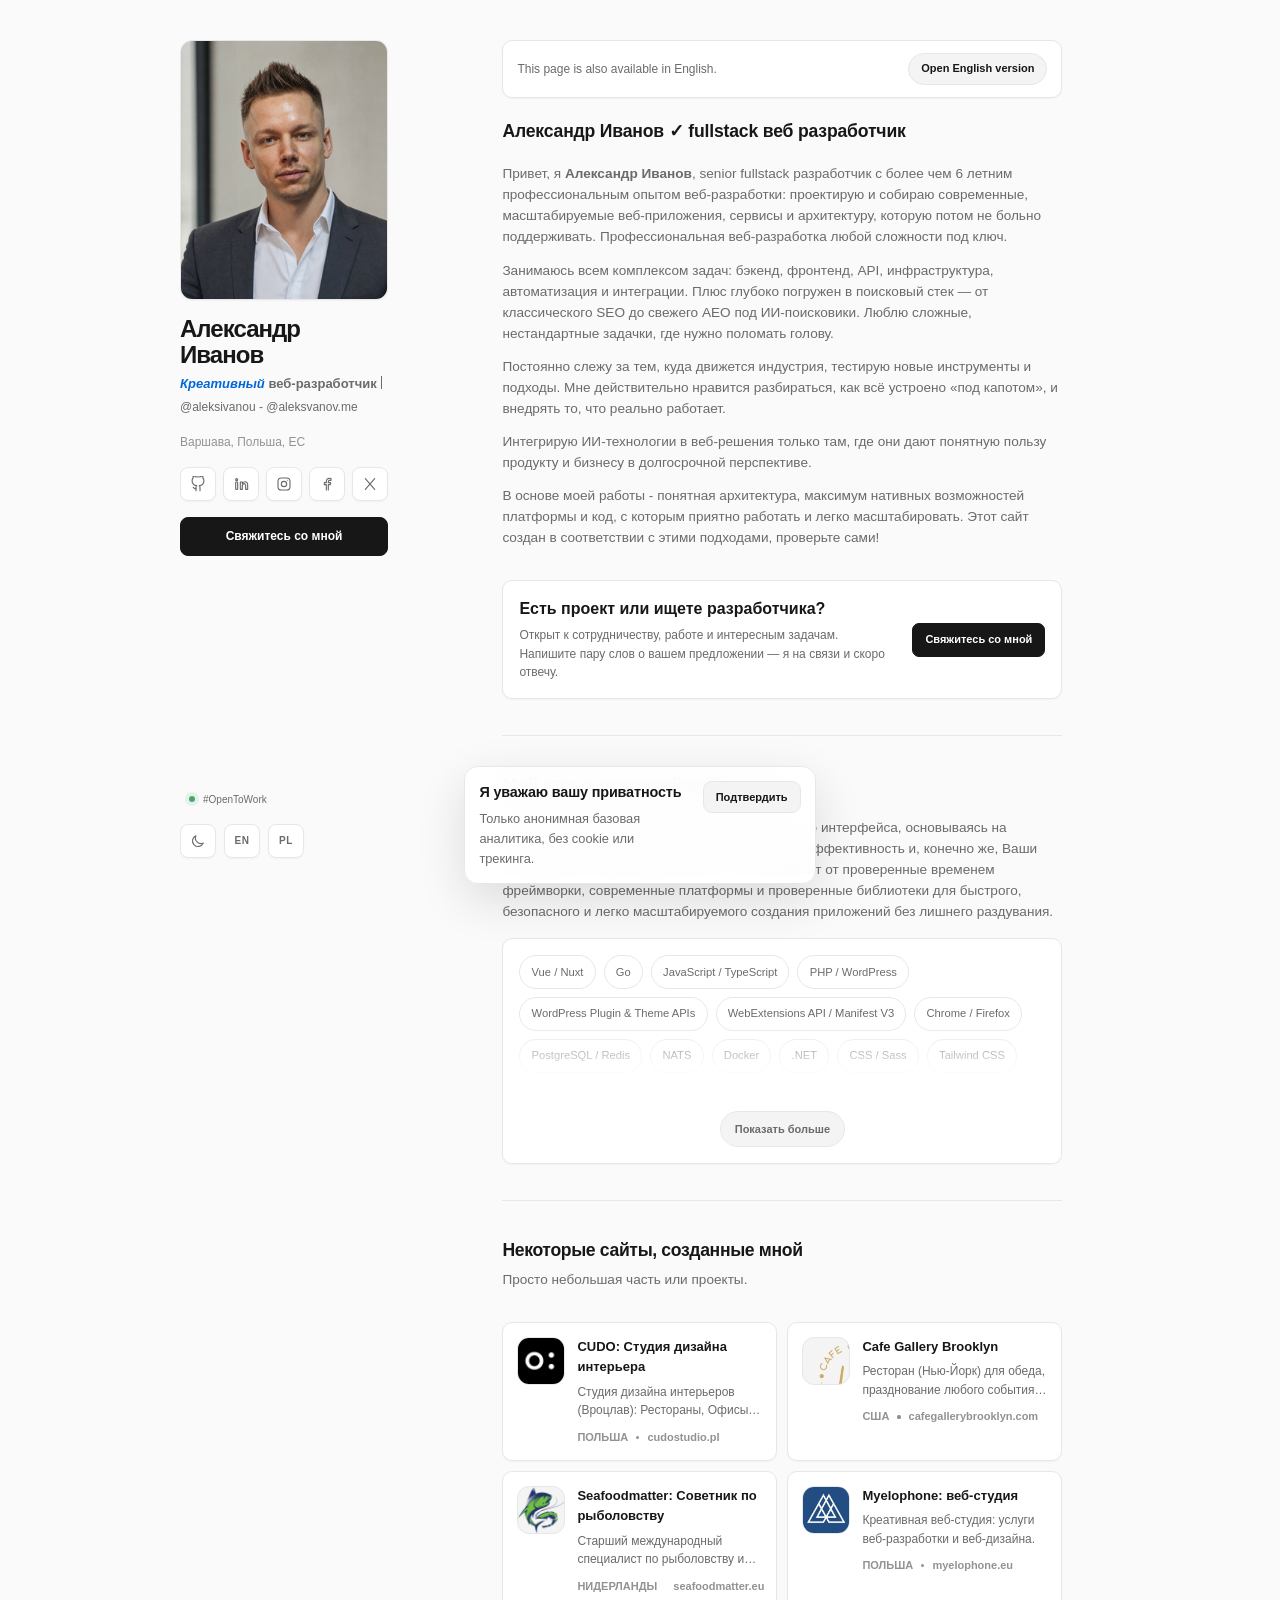
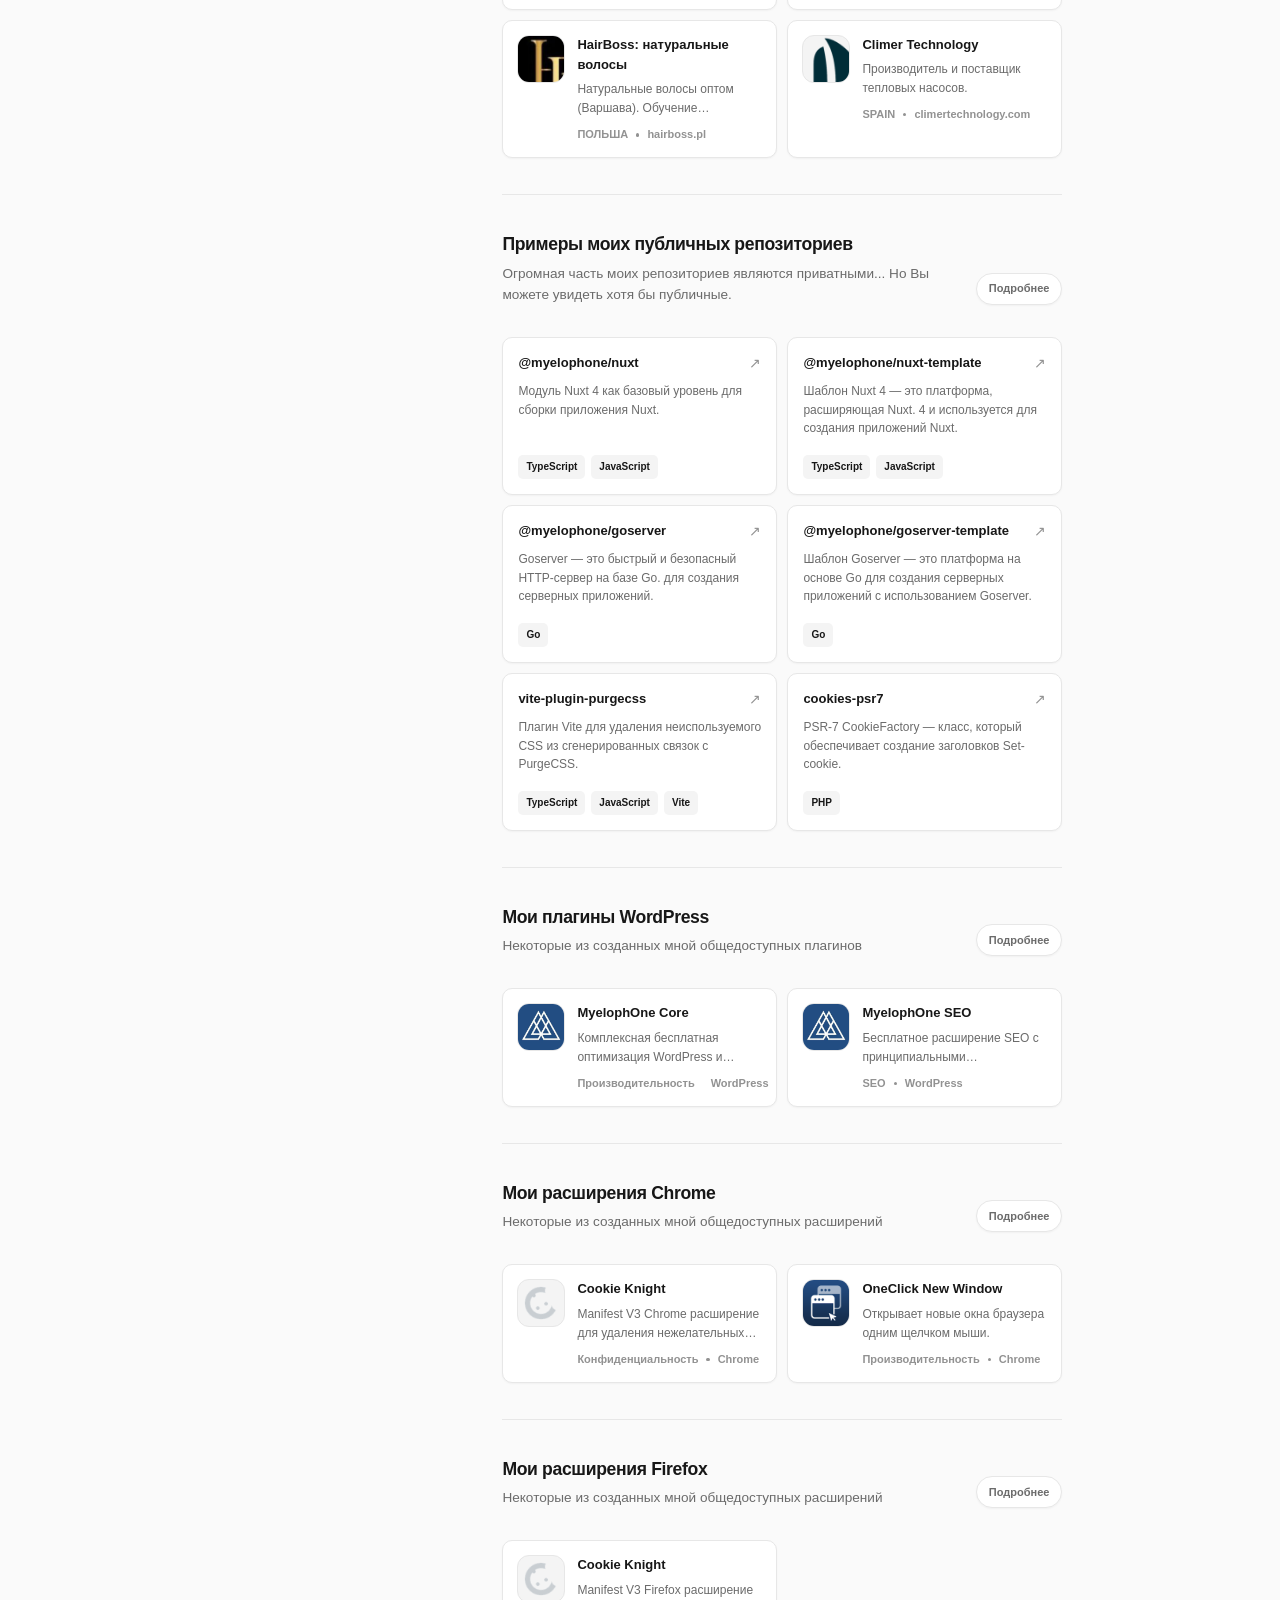
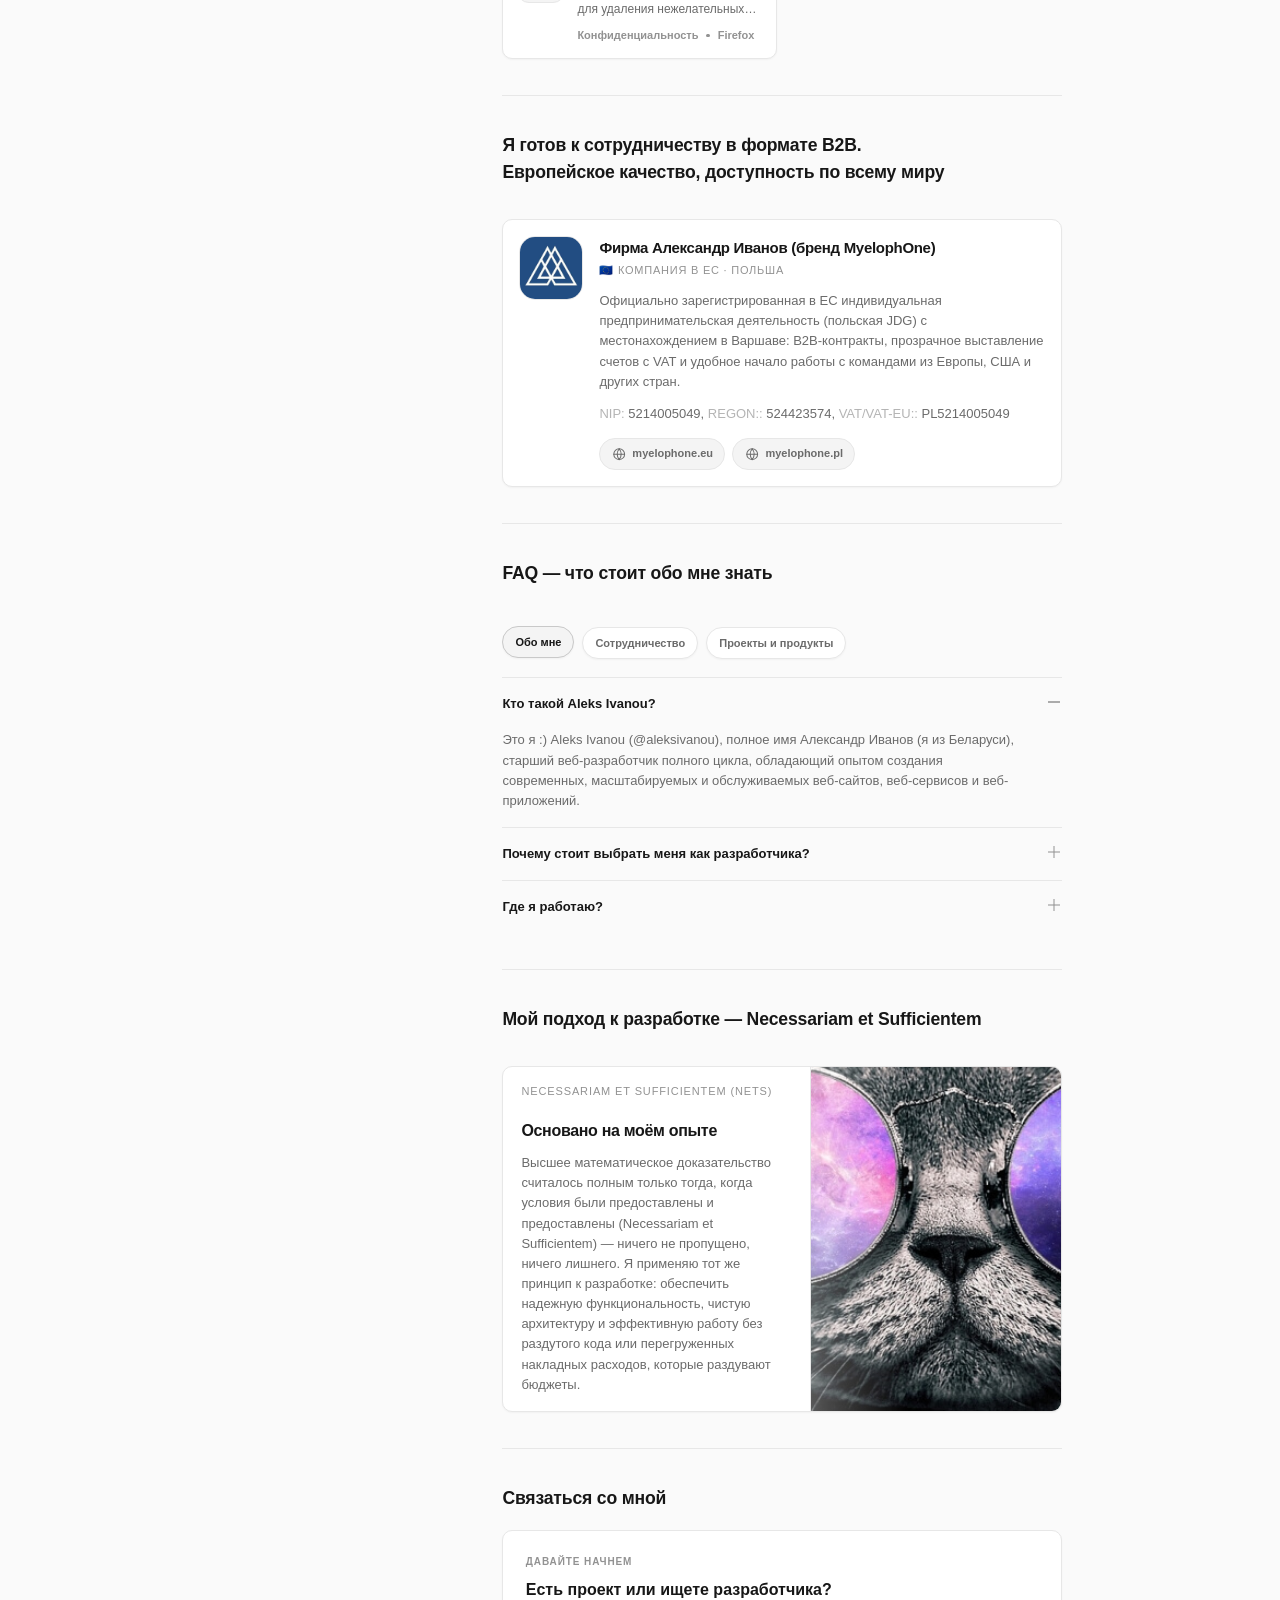
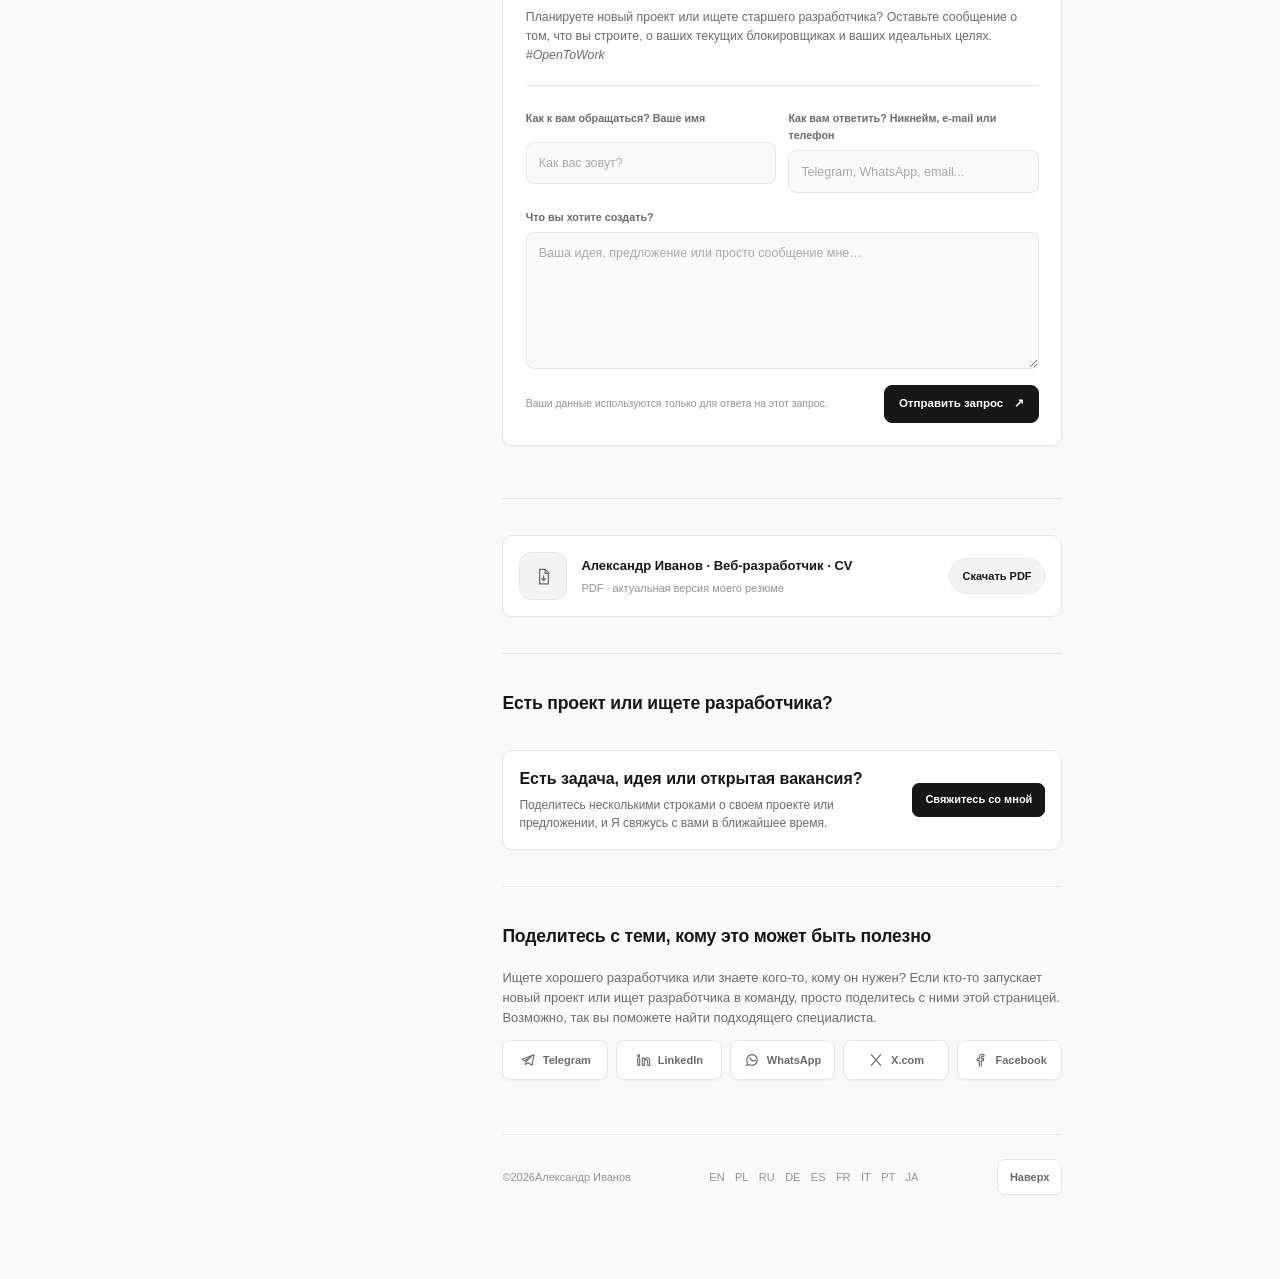
<file: ru/index.html>
<!doctype html><html lang="ru" class="nojs"><head><meta charset="utf-8"><meta http-equiv="X-UA-Compatible" content="IE=edge,chrome=1"><meta name="viewport" content="width=device-width,initial-scale=1,viewport-fit=cover"><title>Александр Иванов ⚡ full-stack разработчик</title><meta name="description" content="Персональный сайт fullstack разработчика - Александр Иванов (@aleksivanou). Профессиональная веб-разработка любой сложности под ключ под задачи Вашего бизнеса: от архитектуры до запуска. Основатель Миелофон. Давайте обсудим Ваш проект! #OpenToWork #MyelophOne #aleksivanou"><style>.nojs svg{max-width:1rem}.nojs #principleFlip,.nojs .mobile-topbar{display:none}:root{--layout-width:57.5rem;--sidebar-width:13.75rem;--content-width:35rem;--layout-gap:clamp(4.25rem, 8vw, 7rem);--desktop-top:2.5rem;--border:#e7e7e7}:root[data-theme=dark]{--border:#292929}.profile{position:fixed;top:var(--desktop-top);bottom:var(--desktop-top);left:max(1.5rem,calc((100vw - var(--layout-width))/ 2));z-index:2;display:flex;width:var(--sidebar-width);min-height:0;overflow-x:hidden;overflow-y:auto;overscroll-behavior-y:contain;scrollbar-width:thin;flex-direction:column;padding-right:.25rem}.content{width:min(var(--content-width),calc(100% - 3rem));margin-left:max(calc(1.5rem + var(--sidebar-width) + var(--layout-gap)),calc((100vw - var(--layout-width))/ 2 + var(--sidebar-width) + var(--layout-gap)));padding-top:var(--desktop-top);padding-bottom:5rem}@media (max-width:51.25rem){.profile{position:relative;top:auto;bottom:auto;left:auto;width:min(calc(100% - 2rem),38.75rem);min-height:100dvh;max-height:none;margin:0 auto;overflow:visible;padding:1.5rem 0 calc(1.125rem + env(safe-area-inset-bottom));align-items:center}.content{width:min(calc(100% - 2rem),38.75rem);margin:0 auto;padding:3.5rem 0 0;border-top:.0625rem solid var(--border)}}@media (max-width:32.5rem){.content,.profile{width:min(calc(100% - 1.75rem),38.75rem)}.content{padding-top:2.75rem}}@media (max-height:43.75rem) and (min-width:51.3125rem){.profile{top:1.25rem;bottom:1.25rem}.content{padding-top:1.25rem}}@media print{.profile{position:static;float:left;width:11.25rem;height:auto;overflow:visible;margin-right:1.75rem;padding:0}.content{width:auto;margin:0;padding:0}}body,html{max-width:100%!important;margin:0}body{font-family:-apple-system,system-ui,BlinkMacSystemFont,"Segoe UI",Roboto,Oxygen,Ubuntu,sans-serif,color-emoji;background-color:#fff;color:#555;font-weight:400;overflow-x:hidden!important}img{max-width:100%!important;height:auto;display:block}html{height:auto;font-size:15px;-webkit-text-size-adjust:100%;text-size-adjust:100%}body{min-height:100dvh;font-size:1rem;position:relative}@media screen and (min-width:768px){html{font-size:16px}}@media screen and (min-width:1500px){html{font-size:17px}}@media screen and (min-width:1920px){html{font-size:18px}}@media screen and (min-width:2560px){html{font-size:20px}}@media screen and (max-height:650px){html{font-size:15px}}@media screen and (max-height:480px){html{font-size:14px}}</style><meta name="keywords" content="Александр Иванов, Aleks Ivanou, aleksivanou, фронтенд-разработчик, веб-разработчик, fullstack, владелец Миелофон"><meta name="author" content="Александр Иванов"><meta name="robots" content="index, follow"><meta name="color-scheme" content="light dark"><meta name="theme-color" content="#fafafa" id="themeColor"><meta name="referrer" content="strict-origin-when-cross-origin"><meta name="format-detection" content="telephone=no, address=no, email=no"><meta http-equiv="x-dns-prefetch-control" content="on"><link rel="canonical" href="https://aleksivanov.me/ru/"><link rel="alternate" hreflang="ru" href="https://aleksivanov.me/ru/"><link rel="alternate" hreflang="pl" href="https://aleksivanov.me/pl/"><link rel="alternate" hreflang="de" href="https://aleksivanov.me/de/"><link rel="alternate" hreflang="it" href="https://aleksivanov.me/it/"><link rel="alternate" hreflang="fr" href="https://aleksivanov.me/fr/"><link rel="alternate" hreflang="es" href="https://aleksivanov.me/es/"><link rel="alternate" hreflang="pt" href="https://aleksivanov.me/pt/"><link rel="alternate" hreflang="ja" href="https://aleksivanov.me/ja/"><link rel="alternate" hreflang="en" href="https://aleksivanov.me/"><link rel="alternate" hreflang="x-default" href="https://aleksivanov.me/"><link rel="preload" as="image" href="/assets/img/portrait-bashful-right-up.jpg" fetchpriority="low"><meta property="og:type" content="profile"><meta property="og:locale" content="ru_RU"><meta property="og:site_name" content="Александр Иванов - fullstack разработчик"><meta property="og:title" content="Александр Иванов - fullstack разработчик"><meta property="og:description" content="Персональный сайт fullstack разработчика - Александр Иванов (@aleksivanou). Профессиональная веб-разработка любой сложности под ключ под задачи Вашего бизнеса: от архитектуры до запуска. Основатель Миелофон. Давайте обсудим Ваш проект! #OpenToWork #MyelophOne #aleksivanou"><meta property="og:url" content="https://aleksivanov.me/ru/"><meta property="og:image" content="https://aleksivanov.me/assets/img/social-cover-ru.png"><meta property="og:image:alt" content="Александр Иванов - fullstack разработчик"><meta property="profile:first_name" content="Александр"><meta property="profile:last_name" content="Иванов"><meta property="profile:username" content="aleksivanou"><meta name="twitter:card" content="summary_large_image"><meta name="twitter:title" content="Александр Иванов - fullstack разработчик"><meta name="twitter:description" content="Персональный сайт fullstack разработчика - Александр Иванов (@aleksivanou). Профессиональная веб-разработка любой сложности под ключ под задачи Вашего бизнеса: от архитектуры до запуска. Основатель Миелофон. Давайте обсудим Ваш проект! #OpenToWork #MyelophOne #aleksivanou"><meta name="twitter:image" content="https://aleksivanov.me/assets/img/social-cover-ru.png"><link rel="schema.DC" href="http://purl.org/DC/elements/1.1/"><meta name="DC.Title" content="Александр Иванов - fullstack разработчик"><meta name="DC.Subject" content="Александр Иванов - fullstack разработчик"><meta name="DC.Description" content="Персональный сайт fullstack разработчика - Александр Иванов (@aleksivanou). Профессиональная веб-разработка любой сложности под ключ под задачи Вашего бизнеса: от архитектуры до запуска. Основатель Миелофон. Давайте обсудим Ваш проект! #OpenToWork #MyelophOne #aleksivanou"><meta name="DC.Contributor" content="https://aleksivanov.me"><meta name="DC.Date" content="2026-08-12"><meta name="DC.Identifier" content="https://aleksivanov.me"><meta name="DC.Publisher.url" content="https://aleksivanov.me"><meta name="DC.Type" content="Text"><meta name="DC.Format" content="text/html"><meta name="DC.Language" content="ru_RU"><meta name="DC.coverage" content="World"><link rel="apple-touch-icon" sizes="57x57" href="/assets/favicon/apple-icon-57x57.png"><link rel="apple-touch-icon" sizes="60x60" href="/assets/favicon/apple-icon-60x60.png"><link rel="apple-touch-icon" sizes="72x72" href="/assets/favicon/apple-icon-72x72.png"><link rel="apple-touch-icon" sizes="76x76" href="/assets/favicon/apple-icon-76x76.png"><link rel="apple-touch-icon" sizes="114x114" href="/assets/favicon/apple-icon-114x114.png"><link rel="apple-touch-icon" sizes="120x120" href="/assets/favicon/apple-icon-120x120.png"><link rel="apple-touch-icon" sizes="144x144" href="/assets/favicon/apple-icon-144x144.png"><link rel="apple-touch-icon" sizes="152x152" href="/assets/favicon/apple-icon-152x152.png"><link rel="apple-touch-icon" sizes="180x180" href="/assets/favicon/apple-icon-180x180.png"><link rel="icon" type="image/png" sizes="192x192" href="/assets/favicon/android-icon-192x192.png"><link rel="icon" type="image/png" sizes="32x32" href="/assets/favicon/favicon-32x32.png"><link rel="icon" type="image/png" sizes="96x96" href="/assets/favicon/favicon-96x96.png"><link rel="icon" type="image/png" sizes="16x16" href="/assets/favicon/favicon-16x16.png"><link rel="manifest" href="/manifest.json"><meta name="msapplication-TileColor" content="#ffffff"><meta name="msapplication-TileImage" content="/assets/favicon/ms-icon-144x144.png"><meta name="theme-color" content="#ffffff"><script type="application/ld+json">{"@context":"https://schema.org","@graph":[{"@context":"https://schema.org","@type":"Person","@id":"https://aleksivanov.me/#person","name":"Александр Иванов","url":"https://aleksivanov.me/","image":"https://aleksivanov.me/assets/img/portrait-positive-calm.jpg","jobTitle":"fullstack разработчик","description":"Персональный сайт fullstack разработчика - Александр Иванов (@aleksivanou). Профессиональная веб-разработка любой сложности под ключ под задачи Вашего бизнеса: от архитектуры до запуска. Основатель Миелофон. Давайте обсудим Ваш проект! #OpenToWork #MyelophOne #aleksivanou","email":"mailto:aleks@meph.one","sameAs":["https://github.com/aleksivanou","https://www.facebook.com/aleksivanov.me","https://www.instagram.com/aleksivanov.me/","https://www.youtube.com/@aleksivanou","https://x.com/aleksivanou","https://www.tiktok.com/@aleksivanov.me","https://www.linkedin.com/in/aleksivanou/","https://www.pinterest.com/aleksivanou/","https://www.reddit.com/user/aleksivanou","https://dribbble.com/aleksivanou","https://teletype.in/@aleksivanov.me","https://tenchat.ru/aleksivanou","https://vk.com/aleksivanou"],"owns":{"@id":"https://myeloph.one/#organization"},"worksFor":{"@id":"https://myeloph.one/#organization"},"hasOccupation":{"@type":"Occupation","name":"CEO, MyelophOne"},"knowsLanguage":["ru","en","be","pl","de"],"homeLocation":{"@type":"City","name":"Warsaw","containedInPlace":{"@type":"Country","name":"Poland"}},"knowsAbout":["Nuxt.js","React","Vue.js","CSS","SCSS","JavaScript","TypeScript","Node.js","Go","PostgreSQL","Frontend Development","Backend Development","Web Performance","Web Accessibility","Microservices Architecture","Responsive Web Design","Vue / Nuxt","JavaScript / TypeScript","PHP / WordPress","WordPress Plugin & Theme APIs","WebExtensions API / Manifest V3","Chrome / Firefox","PostgreSQL / Redis","NATS","Docker",".NET","CSS / Sass","Tailwind CSS","Preact","React Native","Java","Node.js / Express.js","Vite / PurgeCSS","Composer / PSR-7","Python","Git / GitHub Actions","MySQL / MongoDB","Azure","Jest / Vitest / Playwright","Sentry","Zustand","HTML5 / CSS3"],"alternateName":["@aleksivanou","Aleks Ivanou","Alex Ivanou","Aliaksandr Ivanou","Alexander Ivanou","Aleks Ivanov","Alex Ivanov","Aliaksandr Ivanov","Alexander Ivanov","Алекс Иванов","Алекс Иванов Миелофон","Александр Иванов","Александр Иванов Миелофон","Аляксандр Іваноў","Алекс Іваноў","IVANOU ALIAKSANDR","IVANOV ALEKS","IVANOU ALEKS","IVANOV ALEX","IVANOU ALEX","IVANOV ALEXANDER","IVANOU ALEXANDER","Aliaksandr Ivanov - fullstack developer","Aliaksandr Ivanou - fullstack developer","Aleks Ivanou - fullstack developer","Aleks Ivanov - fullstack developer","Aliaksandr Ivanou MyelophOne","Aleks Ivanou MyelophOne","Aleks Ivanov MyelophOne","aleksivanou","aleksivanov.me"]},{"@type":"Organization","@id":"https://myeloph.one/#organization","name":"MyelophOne","url":"https://myeloph.one","legalName":"Aliaksandr Ivanou","description":"Creative web studio","logo":"https://aleksivanov.me/assets/img/myelophone.jpg","email":"mailto:studio@myeloph.one","foundingDate":"2020-05-26","sameAs":["https://github.com/MyelophOne","https://myelophone.eu/","https://myelophone.pl/"],"taxID":"5214005049","vatID":"PL5214005049","identifier":{"@type":"PropertyValue","propertyID":"REGON","value":"524423574"},"founder":{"@id":"https://aleksivanov.me/#person"},"brand":{"@type":"Brand","name":"MyelophOne"},"alternateName":["MyelophOne","@MyelophOne","Myeloph.One","@Myeloph.One","MelophOne","Meloph.One","MephOne","Meph.One","Миелофон","МиелофонЪ"]},{"@context":"https://schema.org","@type":"WebSite","@id":"https://aleksivanov.me/#website","name":"Aleks Ivanou","alternateName":["aleksivanov.me","@aleksivanou"],"inLanguage":["en","pl","ru","de","es","fr","it","pt","ja"],"url":"https://aleksivanov.me/","publisher":{"@id":"https://aleksivanov.me/#person"}},{"@type":"ProfilePage","@id":"https://aleksivanov.me/ru/#profile","url":"https://aleksivanov.me/ru/","inLanguage":"ru","mainEntity":{"@id":"https://aleksivanov.me/#person"},"isPartOf":{"@id":"https://aleksivanov.me/#website"}},{"@type":"ItemList","@id":"https://aleksivanov.me/#software-projects","name":"MyelophOne open-source projects","itemListElement":[{"@type":"ListItem","position":1,"item":{"@type":"SoftwareSourceCode","@id":"https://github.com/MyelophOne/nuxt#software","name":"@myelophone/nuxt","codeRepository":"https://github.com/MyelophOne/nuxt","programmingLanguage":["TypeScript","JavaScript"],"author":{"@id":"https://aleksivanov.me/#person"},"sourceOrganization":{"@id":"https://myeloph.one/#organization"}}},{"@type":"ListItem","position":2,"item":{"@type":"SoftwareSourceCode","@id":"https://github.com/MyelophOne/nuxt-template#software","name":"@myelophone/nuxt-template","codeRepository":"https://github.com/MyelophOne/nuxt-template","programmingLanguage":["TypeScript","JavaScript"],"author":{"@id":"https://aleksivanov.me/#person"},"sourceOrganization":{"@id":"https://myeloph.one/#organization"}}},{"@type":"ListItem","position":3,"item":{"@type":"SoftwareSourceCode","@id":"https://github.com/MyelophOne/goserver#software","name":"@myelophone/goserver","codeRepository":"https://github.com/MyelophOne/goserver","programmingLanguage":"Go","author":{"@id":"https://aleksivanov.me/#person"},"sourceOrganization":{"@id":"https://myeloph.one/#organization"}}},{"@type":"ListItem","position":4,"item":{"@type":"SoftwareSourceCode","@id":"https://github.com/MyelophOne/goserver-template#software","name":"@myelophone/goserver-template","codeRepository":"https://github.com/MyelophOne/goserver-template","programmingLanguage":"Go","author":{"@id":"https://aleksivanov.me/#person"},"sourceOrganization":{"@id":"https://myeloph.one/#organization"}}},{"@type":"ListItem","position":5,"item":{"@type":"SoftwareSourceCode","@id":"https://github.com/MyelophOne/vite-plugin-purgecss#software","name":"vite-plugin-purgecss","codeRepository":"https://github.com/MyelophOne/vite-plugin-purgecss","programmingLanguage":["TypeScript","JavaScript"],"author":{"@id":"https://aleksivanov.me/#person"},"sourceOrganization":{"@id":"https://myeloph.one/#organization"}}},{"@type":"ListItem","position":6,"item":{"@type":"SoftwareSourceCode","@id":"https://github.com/MyelophOne/cookies-psr7#software","name":"cookies-psr7","codeRepository":"https://github.com/MyelophOne/cookies-psr7","programmingLanguage":"PHP","author":{"@id":"https://aleksivanov.me/#person"},"sourceOrganization":{"@id":"https://myeloph.one/#organization"}}}]},{"@type":"FAQPage","@id":"https://aleksivanov.me/ru/#faq","mainEntity":[{"@type":"Question","name":"Кто такой Александр Иванов?","acceptedAnswer":{"@type":"Answer","text":"Это я :) Александр Иванов (@aleksivanou), я из Беларуси, senior fullstack веб разработчик. Профессиональная веб-разработка современных и масштабируемых веб-сайтов, веб-сервисов и веб-приложений любой сложности под ключ под задачи Вашего бизнеса."}},{"@type":"Question","name":"Почему стоит выбрать меня как разработчика?","acceptedAnswer":{"@type":"Answer","text":"Я объединяю опыт, креативность и сильная техническая решение проблем. Я строю сложные, масштабируемые решения с акцентом на производительность, оптимизация, чистота архитектура и отличный пользователь опыт."}},{"@type":"Question","name":"Где я работаю?","acceptedAnswer":{"@type":"Answer","text":"Я живу в Варшаве, Польша (ЕС). и работать с клиентами по всему миру. Я также удаленно сотрудничаю с компаниями, стартапами, проектами B2B и командами из разных стран и часового пояса."}},{"@type":"Question","name":"Александр Иванов — full-stack web developer","acceptedAnswer":{"@type":"Answer","text":"Я старший Full-Stack разработчик, который преуспевает в реализации сложных технических проблем, распутывание беспорядочной архитектуры и внедрение амбициозных идей в жизнь."}},{"@type":"Question","name":"Александр Иванов — основатель и владелец бренда MyelophOne","acceptedAnswer":{"@type":"Answer","text":"Основатель и владелец Миелофон (@myeloph.one) — творческие веб-разработки, ориентированные на современные веб-сайты, цифровые продукты и индивидуальную веб-разработку."}},{"@type":"Question","name":"Александр Иванов — разработчик расширений Chrome","acceptedAnswer":{"@type":"Answer","text":"Я создаю и разрабатываю расширения и инструменты для браузера Chrome, от простых утилит повышения производительности до более продвинутых индивидуальных решений (например, OneClick New Window и Cookie Knight), доступных в Chrome Web Store."}},{"@type":"Question","name":"Александр Иванов — разработчик расширений Firefox","acceptedAnswer":{"@type":"Answer","text":"Я создаю и разрабатываю собственный Firefox. инструменты расширения и кросс-браузера, включая производительность, автоматизацию и коммунальные решения (например, Cookie Knight), доступные в Mozilla Add-ons Store."}},{"@type":"Question","name":"Александр Иванов — разработчик WordPress","acceptedAnswer":{"@type":"Answer","text":"Создаю и разрабатываю плагины WordPress, ориентированные на производительность, SEO, автоматизацию и практический функционал сайта (например, MyelophOne Core и MyelophOne SEO), доступные на WordPress.org."}},{"@type":"Question","name":"Александр Иванов — разработчик @myelophone/nuxt","acceptedAnswer":{"@type":"Answer","text":"Создаю и развиваю компоненты фронтенда и индивидуальное решение с использованием Nuxt.js, уделяя особое внимание производительности, SEO и пользовательского опыта."}},{"@type":"Question","name":"Александр Иванов — разработчик @myelophone/goserver","acceptedAnswer":{"@type":"Answer","text":"Создаю и развиваю серверный сервис и индивидуальное решение с использованием Go, уделяя особое внимание производительности, масштабируемости и безопасности."}},{"@type":"Question","name":"Как со мной связаться?","acceptedAnswer":{"@type":"Answer","text":"Вы можете связаться со мной напрямую через контактную форму на этом сайте или по электронной почте. Отправить краткое описание вашего проекта, целей и предпочтительный тип сотрудничества и Я вернусь к Вам со следующим шаги."}},{"@type":"Question","name":"Доступен ли я для сотрудничества?","acceptedAnswer":{"@type":"Answer","text":"Да. Я открыт для интересного проекты и долгосрочные возможности, с учетом моего текущего обязательства и любые необходимые переходный период."}},{"@type":"Question","name":"Доступен ли я для частичной занятости?","acceptedAnswer":{"@type":"Answer","text":"Да. Я открыт для частичной занятости обязательства, текущие проекты и гибкое сотрудничество в зависимости о моих текущих обязательствах."}},{"@type":"Question","name":"Работаю ли я по модели B2B?","acceptedAnswer":{"@type":"Answer","text":"Да. Я работаю (как польский JDG) с компаниями и клиентами на основе B2B, включая проектную работу, постоянное обслуживание и долгосрочное сотрудничество."}},{"@type":"Question","name":"Как мы можем сотрудничать?","acceptedAnswer":{"@type":"Answer","text":"Мы можем работать вместе над постоянным проектом, разработкой пакетов, постоянной работой на неполный рабочий день или долгосрочным сотрудничеством B2B, в зависимости от вашего желания."}}]}]}</script><script>(()=>{const e=localStorage.getItem("theme"),t=window.matchMedia("(prefers-color-scheme: dark)").matches?"dark":"light";document.documentElement.dataset.theme=e||t})()</script><link rel="stylesheet" href="/assets/css/styles.css"></head><body id="page-top"><header class="mobile-topbar" id="mobileTopbar"><div class="mobile-topbar-copy"><p class="mobile-topbar-name">Александр Иванов</p><p class="mobile-topbar-principle">Necessariam et Sufficientem</p></div><div><a class="mobile-topbar-link" href="https://linkedin.com/in/aleksivanou" target="_blank" rel="me noopener noreferrer" aria-label="LinkedIn"><svg viewBox="0 0 24 24" aria-hidden="true"><rect x="4" y="9" width="3" height="11" rx="1"/><circle cx="5.5" cy="5.5" r="1.5"/><path d="M11 20V9h3v1.8c1-1.5 2.3-2.2 4-2.2 2.7 0 4 1.8 4 5.1V20h-3v-5.7c0-1.9-.7-2.9-2.2-2.9-1.7 0-2.8 1.2-2.8 3.4V20h-3Z"/></svg> </a><a class="mobile-topbar-link" href="https://github.com/aleksivanou" target="_blank" rel="me noopener noreferrer" aria-label="GitHub"><svg viewBox="0 0 24 24" aria-hidden="true"><path d="M15 22v-4a4.8 4.8 0 0 0-1-3.5c3.3-.4 6.8-1.6 6.8-7.4A5.8 5.8 0 0 0 19.3 3 5.4 5.4 0 0 0 19.1 0S17.9-.4 15 1.5a13.4 13.4 0 0 0-6 0C6.1-.4 4.9 0 4.9 0a5.4 5.4 0 0 0-.2 3A5.8 5.8 0 0 0 3.2 7.1c0 5.8 3.5 7 6.8 7.4A4.8 4.8 0 0 0 9 18v4"/><path d="M9 19c-3 .9-3-1.5-4.2-2"/></svg></a></div></header><a class="skip-link" href="#content">Go к содержимому</a><aside class="profile" aria-label="Основная информация"><div class="profile-main"><div class="portrait-shake" id="portraitShake"><div class="portrait"><span class="portrait-hit-flash" aria-hidden="true"></span> <span class="portrait-fallback" aria-hidden="true">AI</span> <img id="mainPortrait" src="/assets/img/portrait-positive-calm.jpg" data-default-src="/assets/img/portrait-positive-calm.jpg" data-complete-src="/assets/img/portrait-bashful-right-up.jpg" data-fight-images="/assets/img/portrait-bashful.jpg,/assets/img/portrait-curious.jpg,/assets/img/portrait-playful-skepticism.jpg,/assets/img/portrait-pleasant-surprise.jpg,/assets/img/portrait-bashful-right-up.jpg" width="440" height="550" alt="Александр Иванов (@aleksivanou) ⚡ MyelophOne основатель и владелец" loading="lazy" decoding="async" fetchpriority="low" onerror="this.hidden=!0"></div></div><div><h1 class="name">Александр Иванов</h1><p class="role"><b><i>Креативный</i> веб-разработчик</b><span class="typing-caret" aria-hidden="true"></span></p><p class="contact-description">@aleksivanou - @aleksvanov.me</p></div><p class="location">Варшава, Польша, ЕС</p><nav class="social-links" aria-label="Ссылки на соцсети"><a class="social-link" href="https://github.com/aleksivanou" target="_blank" rel="me noopener noreferrer" aria-label="GitHub"><svg viewBox="0 0 24 24" aria-hidden="true"><path d="M15 22v-4a4.8 4.8 0 0 0-1-3.5c3.3-.4 6.8-1.6 6.8-7.4A5.8 5.8 0 0 0 19.3 3 5.4 5.4 0 0 0 19.1 0S17.9-.4 15 1.5a13.4 13.4 0 0 0-6 0C6.1-.4 4.9 0 4.9 0a5.4 5.4 0 0 0-.2 3A5.8 5.8 0 0 0 3.2 7.1c0 5.8 3.5 7 6.8 7.4A4.8 4.8 0 0 0 9 18v4"/><path d="M9 19c-3 .9-3-1.5-4.2-2"/></svg> </a><a class="social-link" href="https://linkedin.com/in/aleksivanou" target="_blank" rel="me noopener noreferrer" aria-label="LinkedIn"><svg viewBox="0 0 24 24" aria-hidden="true"><rect x="4" y="9" width="3" height="11" rx="1"/><circle cx="5.5" cy="5.5" r="1.5"/><path d="M11 20V9h3v1.8c1-1.5 2.3-2.2 4-2.2 2.7 0 4 1.8 4 5.1V20h-3v-5.7c0-1.9-.7-2.9-2.2-2.9-1.7 0-2.8 1.2-2.8 3.4V20h-3Z"/></svg> </a><a class="social-link" href="https://www.instagram.com/aleksivanov.me/" target="_blank" rel="me noopener noreferrer" aria-label="Instagram"><svg viewBox="0 0 24 24" aria-hidden="true"><rect x="3" y="3" width="18" height="18" rx="5"/><circle cx="12" cy="12" r="4"/><circle cx="17.5" cy="6.5" r=".8" fill="currentColor" stroke="none"/></svg> </a><a class="social-link" href="https://www.facebook.com/aleksivanov.me" target="_blank" rel="me noopener noreferrer" aria-label="Facebook"><svg viewBox="0 0 24 24" aria-hidden="true"><path d="M14 21v-8h3l.5-3H14V8.2c0-1 .4-1.7 1.8-1.7H18V3.8c-.7-.1-1.5-.2-2.4-.2-2.8 0-4.6 1.7-4.6 4.8V10H8v3h3v8"/></svg> </a><a class="social-link" href="https://x.com/aleksivanou" target="_blank" rel="me noopener noreferrer" aria-label="X.com"><svg viewBox="0 0 24 24" aria-hidden="true"><path d="M5 4l14 16M19 4 5 20"/></svg></a></nav><a class="contact-link" href="#contact-form-root">Свяжитесь со мной</a></div><div class="profile-footer"><span class="availability">#OpenToWork</span><div class="profile-controls" aria-label="Настройки страницы"><button class="theme-toggle" id="themeToggle" type="button" aria-label="Переключить тему"><svg class="moon-icon" viewBox="0 0 24 24" fill="none" aria-hidden="true"><path d="M20 15.2A8.5 8.5 0 0 1 8.8 4 8.5 8.5 0 1 0 20 15.2Z" stroke="currentColor" stroke-width="1.7" stroke-linecap="round" stroke-linejoin="round"/></svg> <svg class="sun-icon" viewBox="0 0 24 24" fill="none" aria-hidden="true"><circle cx="12" cy="12" r="3.5" stroke="currentColor" stroke-width="1.7"/><path d="M12 2v2m0 16v2M4.93 4.93l1.42 1.42m11.3 11.3 1.42 1.42M2 12h2m16 0h2M4.93 19.07l1.42-1.42m11.3-11.3 1.42-1.42" stroke="currentColor" stroke-width="1.7" stroke-linecap="round"/></svg></button> <a class="language-link" href="/" hreflang="en" lang="en" aria-label="English version">EN</a> <a class="language-link" href="/pl/" hreflang="pl" lang="pl" aria-label="Wersja polska">PL</a></div></div></aside><button class="principle" id="principleFlip" type="button" aria-label="Пасхальное яйцо">Necessariam et Sufficientem</button><main class="content" id="content"><section class="section" aria-labelledby="about-title"><div class="language-notice" id="languageNotice" data-nosnippet aria-live="polite"><span id="languageNoticeText"></span> <a class="language-notice-link" id="languageNoticeLink" href="/" hreflang="en" lang="en">EN</a></div><h2 class="section-title" id="about-title">Александр Иванов &check; fullstack веб разработчик</h2><p class="prose">Привет, я <b>Александр Иванов</b>, senior fullstack разработчик с более чем <span class="expyears">6</span> летним профессиональным опытом веб-разработки: проектирую и собираю современные, масштабируемые веб-приложения, сервисы и архитектуру, которую потом не больно поддерживать. Профессиональная веб-разработка любой сложности под ключ.</p><p class="prose">Занимаюсь всем комплексом задач: бэкенд, фронтенд, API, инфраструктура, автоматизация и интеграции. Плюс глубоко погружен в поисковый стек — от классического SEO до свежего AEO под ИИ-поисковики. Люблю сложные, нестандартные задачки, где нужно поломать голову.</p><p class="prose">Постоянно слежу за тем, куда движется индустрия, тестирую новые инструменты и подходы. Мне действительно нравится разбираться, как всё устроено «под капотом», и внедрять то, что реально работает.</p><p class="prose">Интегрирую ИИ-технологии в веб-решения только там, где они дают понятную пользу продукту и бизнесу в долгосрочной перспективе.</p><p class="prose">В основе моей работы - понятная архитектура, максимум нативных возможностей платформы и код, с которым приятно работать и легко масштабировать. Этот сайт создан в соответствии с этими подходами, проверьте сами!</p><div class="contact-card" style="margin-top:2rem"><div><h5 class="contact-title">Есть проект или ищете разработчика?</h5><p class="contact-description">Открыт к сотрудничеству, работе и интересным задачам. Напишите пару слов о вашем предложении — я на связи и скоро отвечу.</p></div><a class="contact-button" href="#contact-form-root">Свяжитесь со мной</a></div></section><section class="section" aria-labelledby="logos-title"><h4 class="section-title" id="logos-title">Мой стек и основной набор тулз</h4><div class="desc-card"><p class="contact-description">Я выбираю инструменты внешнего и внутреннего интерфейса, основываясь на стабильности, производительности и реальная эффективность и, конечно же, Ваши требования. Моя установка полного стека зависит от проверенные временем фреймворки, современные платформы и проверенные библиотеки для быстрого, безопасного и легко масштабируемого создания приложений без лишнего раздувания.</p></div><div class="story-card" id="storyCard"><div class="story-content" id="storyContent"><ul class="tag-list" aria-label="Технологии"><li>Vue / Nuxt</li><li>Go</li><li>JavaScript / TypeScript</li><li>PHP / WordPress</li><li>WordPress Plugin &amp; Theme APIs</li><li>WebExtensions API / Manifest V3</li><li>Chrome / Firefox</li><li>PostgreSQL / Redis</li><li>NATS</li><li>Docker</li><li>.NET</li><li>CSS / Sass</li><li>Tailwind CSS</li><li>React</li><li>Preact</li><li>React Native</li><li>Java</li><li>Node.js / Express.js</li><li>Vite / PurgeCSS</li><li>Composer / PSR-7</li><li>Python</li><li>Git / GitHub Actions</li><li>MySQL / MongoDB</li><li>Azure</li><li>Jest / Vitest / Playwright</li><li>Sentry</li><li>Zustand</li><li>HTML5 / CSS3</li></ul></div><div class="story-footer"><button class="story-toggle" id="storyToggle" type="button" aria-expanded="false" aria-controls="storyContent"><span>Показать больше</span></button></div></div></section><section class="section" aria-labelledby="websites-title"><div class="extensions-head"><div><h4 class="extensions-heading" id="websites-title">Некоторые сайты, созданные мной</h4><p class="extensions-subtitle">Просто небольшая часть или проекты.</p></div></div><div class="extensions-grid"><a class="extension-card" href="https://cudostudio.pl/" aria-label="Открыть сайт cudostudio.pl от @aleksivanou" target="_blank" rel="noopener noreferrer"><span class="extension-icon"><img src="/assets/img/cudo.png" width="96" height="96" alt="" loading="lazy" decoding="async" onerror="this.hidden=!0"> <span class="extension-icon-fallback" aria-hidden="true">КУДО</span> </span><span><h6 class="extension-title">CUDO: Студия дизайна интерьера</h6><p class="extension-description">Студия дизайна интерьеров (Вроцлав): Рестораны, Офисы, Торговые помещения</p><span class="extension-meta">ПОЛЬША<span class="extension-meta-dot" aria-hidden="true"></span>cudostudio.pl</span> </span></a><a class="extension-card" href="https://cafegallerybrooklyn.com/" aria-label="Открыть сайт cafegallerybrooklyn.com от @aleksivanou" target="_blank" rel="noopener noreferrer"><span class="extension-icon"><img src="/assets/img/cafegallery.png" width="96" height="96" alt="" loading="lazy" decoding="async" onerror="this.hidden=!0"> <span class="extension-icon-fallback" aria-hidden="true">компьютерная графика</span> </span><span><h6 class="extension-title">Cafe Gallery Brooklyn</h6><p class="extension-description">Ресторан (Нью-Йорк) для обеда, празднование любого события или заказ доставки</p><span class="extension-meta">США<span class="extension-meta-dot" aria-hidden="true"></span>cafegallerybrooklyn.com</span> </span></a><a class="extension-card" href="https://seafoodmatter.eu/" aria-label="Открыть сайт seafoodmatter.eu от @aleksivanou" target="_blank" rel="noopener noreferrer"><span class="extension-icon"><img src="/assets/img/seafoodmatter.png" width="96" height="96" alt="" loading="lazy" decoding="async" onerror="this.hidden=!0"> <span class="extension-icon-fallback" aria-hidden="true">СМ</span> </span><span><h6 class="extension-title">Seafoodmatter: Советник по рыболовству</h6><p class="extension-description">Старший международный специалист по рыболовству и аквакультуре международный советник</p><span class="extension-meta">НИДЕРЛАНДЫ<span class="extension-meta-dot" aria-hidden="true"></span>seafoodmatter.eu</span> </span></a><a class="extension-card" href="https://myelophone.eu/" aria-label="Открыть сайт myelophone.eu от @aleksivanou" target="_blank" rel="noopener noreferrer"><span class="extension-icon"><img src="/assets/img/myelophone.jpg" width="96" height="96" alt="" loading="lazy" decoding="async" onerror="this.hidden=!0"> <span class="extension-icon-fallback" aria-hidden="true">МОЙ</span> </span><span><h6 class="extension-title">Myelophone: веб-студия</h6><p class="extension-description">Креативная веб-студия: услуги веб-разработки и веб-дизайна.</p><span class="extension-meta">ПОЛЬША<span class="extension-meta-dot" aria-hidden="true"></span>myelophone.eu</span> </span></a><a class="extension-card" href="https://hairboss.pl/" aria-label="Открыть сайт hairboss.pl от @aleksivanou" target="_blank" rel="noopener noreferrer"><span class="extension-icon"><img src="/assets/img/hairboss.jpg" width="96" height="96" alt="" loading="lazy" decoding="async" onerror="this.hidden=!0"> <span class="extension-icon-fallback" aria-hidden="true">полупансион</span> </span><span><h6 class="extension-title">HairBoss: натуральные волосы</h6><p class="extension-description">Натуральные волосы оптом (Варшава). Обучение наращиванию волос.</p><span class="extension-meta">ПОЛЬША<span class="extension-meta-dot" aria-hidden="true"></span>hairboss.pl</span> </span></a><a class="extension-card" href="https://climertechnology.com/" aria-label="Открыть сайт climertechnology.com от @aleksivanou" target="_blank" rel="noopener noreferrer"><span class="extension-icon"><img src="/assets/img/climer.png" width="96" height="96" alt="" loading="lazy" decoding="async" onerror="this.hidden=!0"> <span class="extension-icon-fallback" aria-hidden="true">Коннектикут</span> </span><span><h6 class="extension-title">Climer Technology</h6><p class="extension-description">Производитель и поставщик тепловых насосов.</p><span class="extension-meta">SPAIN<span class="extension-meta-dot" aria-hidden="true"></span>climertechnology.com</span></span></a></div></section><section class="section" aria-labelledby="repos-title"><div class="extensions-head"><div><h3 class="extensions-heading" id="repos-title">Примеры моих публичных репозиториев</h3><p class="extensions-subtitle">Огромная часть моих репозиториев являются приватными... Но Вы можете увидеть хотя бы публичные.</p></div><a class="extensions-more" href="https://github.com/orgs/MyelophOne/repositories" target="_blank">Подробнее</a></div><div class="projects"><a class="project" href="https://github.com/MyelophOne/nuxt" aria-label="Открыть проект Nuxt" target="_blank"><div class="project-header"><h6 class="project-title">@myelophone/nuxt</h6><span class="project-arrow" aria-hidden="true">↗</span></div><p class="project-description">Модуль Nuxt 4 как базовый уровень для сборки приложения Nuxt.</p><div class="tags" aria-label="Технологии проекта"><span class="tag">TypeScript</span> <span class="tag">JavaScript</span></div></a><a class="project" href="https://github.com/MyelophOne/nuxt-template" aria-label="Открыть проект Nuxt Template" target="_blank"><div class="project-header"><h6 class="project-title">@myelophone/nuxt-template</h6><span class="project-arrow" aria-hidden="true">↗</span></div><p class="project-description">Шаблон Nuxt 4 — это платформа, расширяющая Nuxt. 4 и используется для создания приложений Nuxt.</p><div class="tags" aria-label="Технологии проекта"><span class="tag">TypeScript</span> <span class="tag">JavaScript</span></div></a><a class="project" href="https://github.com/MyelophOne/goserver" aria-label="Открыть проект Goserver" target="_blank"><div class="project-header"><h6 class="project-title">@myelophone/goserver</h6><span class="project-arrow" aria-hidden="true">↗</span></div><p class="project-description">Goserver — это быстрый и безопасный HTTP-сервер на базе Go. для создания серверных приложений.</p><div class="tags" aria-label="Технологии проекта"><span class="tag">Go</span></div></a><a class="project" href="https://github.com/MyelophOne/goserver-template" aria-label="Открыть проект Goserver Template" target="_blank"><div class="project-header"><h6 class="project-title">@myelophone/goserver-template</h6><span class="project-arrow" aria-hidden="true">↗</span></div><p class="project-description">Шаблон Goserver — это платформа на основе Go для создания серверных приложений с использованием Goserver.</p><div class="tags" aria-label="Технологии проекта"><span class="tag">Go</span></div></a><a class="project" href="https://github.com/MyelophOne/vite-plugin-purgecss" aria-label="Открыть vite-plugin-purgecss" target="_blank"><div class="project-header"><h6 class="project-title">vite-plugin-purgecss</h6><span class="project-arrow" aria-hidden="true">↗</span></div><p class="project-description">Плагин Vite для удаления неиспользуемого CSS из сгенерированных связок с PurgeCSS.</p><div class="tags" aria-label="Технологии проекта"><span class="tag">TypeScript</span> <span class="tag">JavaScript</span> <span class="tag">Vite</span></div></a><a class="project" href="https://github.com/MyelophOne/cookies-psr7" aria-label="Открыть cookies-psr7" target="_blank"><div class="project-header"><h6 class="project-title">cookies-psr7</h6><span class="project-arrow" aria-hidden="true">↗</span></div><p class="project-description">PSR-7 CookieFactory — класс, который обеспечивает создание заголовков Set-cookie.</p><div class="tags" aria-label="Технологии проекта"><span class="tag">PHP</span></div></a></div></section><section class="section" aria-labelledby="wordpress-title"><div class="extensions-head"><div><h4 class="extensions-heading" id="wordpress-title">Мои плагины WordPress</h4><p class="extensions-subtitle">Некоторые из созданных мной общедоступных плагинов</p></div><a class="extensions-more" href="https://profiles.wordpress.org/myelophone/" target="_blank">Подробнее</a></div><div class="extensions-grid"><a class="extension-card" href="https://wordpress.org/plugins/myelophone-core/" aria-label="Открыть плагин Myelophone Core" target="_blank"><span class="extension-icon"><img src="/assets/img/myelophone.jpg" width="96" height="96" alt="" loading="lazy" decoding="async" onerror="this.hidden=!0"> <span class="extension-icon-fallback" aria-hidden="true">МК</span> </span><span><h3 class="extension-title">MyelophOne Core</h3><p class="extension-description">Комплексная бесплатная оптимизация WordPress и плагин управления.</p><span class="extension-meta">Производительность<span class="extension-meta-dot" aria-hidden="true"></span>WordPress</span> </span></a><a class="extension-card" href="https://wordpress.org/plugins/myelophone-seo/" aria-label="Открыть плагин MyelophOne SEO" target="_blank"><span class="extension-icon"><img src="/assets/img/myelophone.jpg" width="96" height="96" alt="" loading="lazy" decoding="async" onerror="this.hidden=!0"> <span class="extension-icon-fallback" aria-hidden="true">МС</span> </span><span><h6 class="extension-title">MyelophOne SEO</h6><p class="extension-description">Бесплатное расширение SEO с принципиальными возможностями.</p><span class="extension-meta">SEO<span class="extension-meta-dot" aria-hidden="true"></span>WordPress</span></span></a></div></section><section class="section" aria-labelledby="chrome-title"><div class="extensions-head"><div><h4 class="extensions-heading" id="chrome-title">Мои расширения Chrome</h4><p class="extensions-subtitle">Некоторые из созданных мной общедоступных расширений</p></div><a class="extensions-more" href="https://chromewebstore.google.com/search/myelophone" target="_blank">Подробнее</a></div><div class="extensions-grid"><a class="extension-card" href="https://chromewebstore.google.com/detail/cookie-knight/fkmebhjegpjgnjkakomeaakfokmjoglp" aria-label="Открыть расширение Cookie Knight" target="_blank"><span class="extension-icon"><img src="/assets/img/cookie-knight.png" width="96" height="96" alt="" loading="lazy" decoding="async" onerror="this.hidden=!0"> <span class="extension-icon-fallback" aria-hidden="true">СК</span> </span><span><h3 class="extension-title">Cookie Knight</h3><p class="extension-description">Manifest V3 Chrome расширение для удаления нежелательных файлов cookie.</p><span class="extension-meta">Конфиденциальность<span class="extension-meta-dot" aria-hidden="true"></span>Chrome</span> </span></a><a class="extension-card" href="https://chromewebstore.google.com/detail/oneclick-new-window/mbffihfapnjjoffpdpidblbchdkhkgjm" aria-label="Открыть расширение Oneclick New Window" target="_blank"><span class="extension-icon"><img src="/assets/img/oneclick.png" width="96" height="96" alt="" loading="lazy" decoding="async" onerror="this.hidden=!0"> <span class="extension-icon-fallback" aria-hidden="true">СЗ</span> </span><span><h6 class="extension-title">OneClick New Window</h6><p class="extension-description">Открывает новые окна браузера одним щелчком мыши.</p><span class="extension-meta">Производительность<span class="extension-meta-dot" aria-hidden="true"></span>Chrome</span></span></a></div></section><section class="section" aria-labelledby="firefox-title"><div class="extensions-head"><div><h4 class="extensions-heading" id="firefox-title">Мои расширения Firefox</h4><p class="extensions-subtitle">Некоторые из созданных мной общедоступных расширений</p></div><a class="extensions-more" href="https://addons.mozilla.org/ru/firefox/user/18872069/" target="_blank">Подробнее</a></div><div class="extensions-grid"><a class="extension-card" href="https://addons.mozilla.org/firefox/addon/cookie-knight/" aria-label="Открыть расширение Cookie Knight" target="_blank"><span class="extension-icon"><img src="/assets/img/cookie-knight.png" width="96" height="96" alt="" loading="lazy" decoding="async" onerror="this.hidden=!0"> <span class="extension-icon-fallback" aria-hidden="true">СК</span> </span><span><h3 class="extension-title">Cookie Knight</h3><p class="extension-description">Manifest V3 Firefox расширение для удаления нежелательных файлов cookie.</p><span class="extension-meta">Конфиденциальность<span class="extension-meta-dot" aria-hidden="true"></span>Firefox</span></span></a></div></section><section class="section" aria-labelledby="company-title"><h3 class="section-title" id="company-title">Я готов к сотрудничеству в формате B2B.<br>Европейское качество, доступность по всему миру</h3><article class="company-card"><a class="company-logo" href="https://github.com/myelophone" target="_blank" aria-label="Myeloph.One на GitHub"><img src="/assets/img/myelophone.jpg" width="128" height="128" alt="Myeloph.One" loading="lazy" decoding="async"></a><div><h3 class="company-name"><a href="https://github.com/myelophone" target="_blank">Фирма Александр Иванов (бренд MyelophOne)</a></h3><p class="company-type">🇪🇺 Компания в ЕС · Польша</p><p class="company-description">Официально зарегистрированная в ЕС индивидуальная предпринимательская деятельность (польская JDG) с местонахождением в Варшаве: B2B-контракты, прозрачное выставление счетов с VAT и удобное начало работы с командами из Европы, США и других стран.</p><p class="company-description"><span class="cloudy">NIP:</span> 5214005049, <span class="cloudy">REGON::</span> 524423574, <span class="cloudy">VAT/VAT-EU::</span> PL5214005049</p><div class="company-links"><a class="company-link" href="https://myelophone.eu" target="_blank"><svg viewBox="0 0 24 24" aria-hidden="true"><circle cx="12" cy="12" r="9"/><path d="M3 12h18M12 3a15 15 0 0 1 0 18M12 3a15 15 0 0 0 0 18"/></svg> myelophone.eu </a><a class="company-link" href="https://myelophone.pl" target="_blank"><svg viewBox="0 0 24 24" aria-hidden="true"><circle cx="12" cy="12" r="9"/><path d="M3 12h18M12 3a15 15 0 0 1 0 18M12 3a15 15 0 0 0 0 18"/></svg> myelophone.pl</a></div></div></article></section><section class="section" aria-labelledby="faq-title" id="faq"><h2 class="section-title" id="faq-title">FAQ — что стоит обо мне знать</h2><div class="faq"><div class="faq-tabs" role="tablist" aria-label="Темы FAQ"><button class="faq-tab" id="faq-tab-about" type="button" role="tab" aria-selected="true" aria-controls="faq-panel-about">Обо мне</button> <button class="faq-tab" id="faq-tab-work" type="button" role="tab" aria-selected="false" aria-controls="faq-panel-work">Сотрудничество</button> <button class="faq-tab" id="faq-tab-process" type="button" role="tab" aria-selected="false" aria-controls="faq-panel-process">Проекты и продукты</button></div><div class="faq-panel" id="faq-panel-about" role="tabpanel" aria-labelledby="faq-tab-about"><div class="faq-list"><article class="faq-item"><button class="faq-question" type="button" aria-expanded="true"><span>Кто такой Aleks Ivanou?</span> <span class="faq-question-icon" aria-hidden="true"></span></button><div class="faq-answer"><div class="faq-answer-inner"><p>Это я :) Aleks Ivanou (@aleksivanou), полное имя Александр Иванов (я из Беларуси), старший веб-разработчик полного цикла, обладающий опытом создания современных, масштабируемых и обслуживаемых веб-сайтов, веб-сервисов и веб-приложений.</p></div></div></article><article class="faq-item"><button class="faq-question" type="button" aria-expanded="false"><span>Почему стоит выбрать меня как разработчика?</span> <span class="faq-question-icon" aria-hidden="true"></span></button><div class="faq-answer"><div class="faq-answer-inner"><p>Я объединяю опыт, креативность и сильная техническая решение проблем. Я строю сложные, масштабируемые решения с акцентом на производительность, оптимизация, чистота архитектура и отличный пользователь опыт.</p></div></div></article><article class="faq-item"><button class="faq-question" type="button" aria-expanded="false"><span>Где я работаю?</span> <span class="faq-question-icon" aria-hidden="true"></span></button><div class="faq-answer"><div class="faq-answer-inner"><p>Я живу в Варшаве, Польша (ЕС). и работать с клиентами по всему миру. Я также удаленно сотрудничаю с компаниями, стартапами, проектами B2B и командами из разных стран и часового пояса.</p></div></div></article></div></div><div class="faq-panel" id="faq-panel-process" role="tabpanel" aria-labelledby="faq-tab-process" hidden><div class="faq-list"><article class="faq-item"><button class="faq-question" type="button" aria-expanded="true"><span>Александр Иванов — full-stack web developer</span></button><div class="faq-answer"><div class="faq-answer-inner"><p>Я старший Full-Stack разработчик, который преуспевает в реализации сложных технических проблем, распутывание беспорядочной архитектуры и внедрение амбициозных идей в жизнь.</p></div></div></article><article class="faq-item"><button class="faq-question" type="button" aria-expanded="false"><span>Александр Иванов — основатель и владелец бренда MyelophOne</span></button><div class="faq-answer"><div class="faq-answer-inner"><p>Основатель и владелец MyelophOne (@myeloph.one) — творческие веб-разработки, ориентированные на современные веб-сайты, цифровые продукты и индивидуальную веб-разработку.</p></div></div></article><article class="faq-item"><button class="faq-question" type="button" aria-expanded="false"><span>Александр Иванов — разработчик расширений Chrome</span></button><div class="faq-answer"><div class="faq-answer-inner"><p>Я создаю и разрабатываю расширения и инструменты для браузера Chrome, от простых утилит повышения производительности до более продвинутых индивидуальных решений (например, OneClick New Window и Cookie Knight), доступных в Chrome Web Store.</p></div></div></article><article class="faq-item"><button class="faq-question" type="button" aria-expanded="false"><span>Александр Иванов — разработчик расширений Firefox</span></button><div class="faq-answer"><div class="faq-answer-inner"><p>Я создаю и разрабатываю собственный Firefox. инструменты расширения и кросс-браузера, включая производительность, автоматизацию и коммунальные решения (например, Cookie Knight), доступные в Mozilla Add-ons Store.</p></div></div></article><article class="faq-item"><button class="faq-question" type="button" aria-expanded="false"><span>Александр Иванов — разработчик WordPress</span></button><div class="faq-answer"><div class="faq-answer-inner"><p>Создаю и разрабатываю плагины WordPress, ориентированные на производительность, SEO, автоматизацию и практический функционал сайта (например, MyelophOne Core и MyelophOne SEO), доступные на WordPress.org.</p></div></div></article><article class="faq-item"><button class="faq-question" type="button" aria-expanded="false"><span>Александр Иванов — разработчик @myelophone/nuxt</span></button><div class="faq-answer"><div class="faq-answer-inner"><p>Создаю и развиваю компоненты фронтенда и индивидуальное решение с использованием Nuxt.js, уделяя особое внимание производительности, SEO и пользовательского опыта.</p></div></div></article><article class="faq-item"><button class="faq-question" type="button" aria-expanded="false"><span>Александр Иванов — разработчик @myelophone/goserver</span></button><div class="faq-answer"><div class="faq-answer-inner"><p>Создаю и развиваю серверный сервис и индивидуальное решение с использованием Go, уделяя особое внимание производительности, масштабируемости и безопасности.</p></div></div></article></div></div><div class="faq-panel" id="faq-panel-work" role="tabpanel" aria-labelledby="faq-tab-work" hidden><div class="faq-list"><article class="faq-item"><button class="faq-question" type="button" aria-expanded="true"><span>Как со мной связаться?</span> <span class="faq-question-icon" aria-hidden="true"></span></button><div class="faq-answer"><div class="faq-answer-inner"><p>Вы можете связаться со мной напрямую через контактную форму на этом сайте или по электронной почте. Отправить краткое описание вашего проекта, целей и предпочтительный тип сотрудничества и Я вернусь к Вам со следующим шаги.</p></div></div></article><article class="faq-item"><button class="faq-question" type="button" aria-expanded="false"><span>Доступен ли я для сотрудничества?</span> <span class="faq-question-icon" aria-hidden="true"></span></button><div class="faq-answer"><div class="faq-answer-inner"><p>Да. Я открыт для интересного проекты и долгосрочные возможности, с учетом моего текущего обязательства и любые необходимые переходный период.</p></div></div></article><article class="faq-item"><button class="faq-question" type="button" aria-expanded="false"><span>Доступен ли я для частичной занятости?</span></button><div class="faq-answer"><div class="faq-answer-inner"><p>Да. Я открыт для частичной занятости обязательства, текущие проекты и гибкое сотрудничество в зависимости о моих текущих обязательствах.</p></div></div></article><article class="faq-item"><button class="faq-question" type="button" aria-expanded="false"><span>Работаю ли я по модели B2B?</span> <span class="faq-question-icon" aria-hidden="true"></span></button><div class="faq-answer"><div class="faq-answer-inner"><p>Да. Я работаю (как польский JDG) с компаниями и клиентами на основе B2B, включая проектную работу, постоянное обслуживание и долгосрочное сотрудничество.</p></div></div></article><article class="faq-item"><button class="faq-question" type="button" aria-expanded="false"><span>Как мы можем сотрудничать?</span> <span class="faq-question-icon" aria-hidden="true"></span></button><div class="faq-answer"><div class="faq-answer-inner"><p>Мы можем работать вместе над постоянным проектом, разработкой пакета, постоянной работой на неполный рабочий день или долгосрочным сотрудничеством B2B, в зависимости от вашего желания.</p></div></div></article></div></div></div></section><section class="section" aria-labelledby="about-feature-title"><h4 class="section-title" id="about-feature-title">Мой подход к разработке — Necessariam et Sufficientem</h4><div class="about-feature"><div class="about-feature-copy"><div><p class="about-feature-kicker">Necessariam et Sufficientem (NetS)</p><h5 class="about-feature-title">Основано на моём опыте</h5></div><p class="about-feature-text">Высшее математическое доказательство считалось полным только тогда, когда условия были предоставлены и предоставлены (Necessariam et Sufficientem) — ничего не пропущено, ничего лишнего. Я применяю тот же принцип к разработке: обеспечить надежную функциональность, чистую архитектуру и эффективную работу без раздутого кода или перегруженных накладных расходов, которые раздувают бюджеты.</p></div><figure class="about-feature-image"><img src="/assets/img/skin.jpg" width="720" height="900" alt="Necessariam et Sufficientem (NetS) - Александр Иванов" loading="lazy" decoding="async" fetchpriority="low"></figure></div></section><section class="section" aria-labelledby="form-title"><h3 class="section-title" id="form-title">Связаться со мной</h3><div class="desc-card"><div class="contact-card contact-card--form" id="contact-form-root"><div class="contact-intro"><p class="eyebrow">Давайте начнем</p><h3>Есть проект или ищете разработчика?</h3><p>Планируете новый проект или ищете старшего разработчика? Оставьте сообщение о том, что вы строите, о ваших текущих блокировщиках и ваших идеальных целях. <i>#OpenToWork</i></p></div><form class="contact-form" id="contactForm" action="" method="post" enctype="multipart/form-data"><div class="form-row"><label class="form-field"><span>Как к вам обращаться? Ваше имя</span> <input name="name" autocomplete="name" maxlength="80" placeholder="Как вас зовут?" required></label> <label class="form-field"><span>Как вам ответить? Никнейм, e-mail или телефон</span> <input name="contact" autocomplete="email" maxlength="120" placeholder="Telegram, WhatsApp, email..." required></label></div><label class="form-field"><span>Что вы хотите создать?</span> <textarea name="message" rows="6" minlength="20" maxlength="3000" placeholder="Ваша идея, предложение или просто сообщение мне…" required></textarea></label> <label class="form-field form-field--trap" aria-hidden="true"><span>Веб-сайт</span> <input name="website" tabindex="-1" autocomplete="off"></label> <input name="startedAt" id="contactStartedAt" type="hidden"><div class="form-footer"><p>Ваши данные используются только для ответа на этот запрос.</p><button class="primary-button" type="submit"><span class="button-label">Отправить запрос</span> <span aria-hidden="true">↗</span></button></div><p class="form-status" id="contactStatus" role="status" aria-live="polite"></p></form></div></div></section><section class="section"><div class="resume-card"><span class="resume-icon" aria-hidden="true"><svg viewBox="0 0 24 24"><path d="M7 3h7l4 4v14H7V3Z"/><path d="M14 3v5h5M12 11v6M9.5 14.5 12 17l2.5-2.5"/></svg></span><div><p class="resume-title">Александр Иванов · Веб-разработчик · CV</p><p class="resume-meta">PDF · актуальная версия моего резюме</p></div><a class="resume-download" href="https://drive.google.com/file/d/1oXvdTP54j1xfNP1F4DL6PO0OhW0pKEXa/view?usp=sharing" target="_blank" rel="noopener noreferrer">Скачать PDF</a></div></section><section class="section" aria-labelledby="contact-title"><h4 class="section-title" id="contact-title">Есть проект или ищете разработчика?</h4><div class="contact-card"><div><h5 class="contact-title">Есть задача, идея или открытая вакансия?</h5><p class="contact-description">Поделитесь несколькими строками о своем проекте или предложении, и Я свяжусь с вами в ближайшее время.</p></div><a class="contact-button" href="#contact-form-root">Свяжитесь со мной</a></div></section><section class="section" aria-labelledby="share-title"><h4 class="section-title" id="share-title">Поделитесь с теми, кому это может быть полезно</h4><div class="share"><p class="share-intro">Ищете хорошего разработчика или знаете кого-то, кому он нужен? Если кто-то запускает новый проект или ищет разработчика в команду, просто поделитесь с ними этой страницей. Возможно, так вы поможете найти подходящего специалиста.</p><div class="share-actions"><a class="share-button" data-share="telegram" href="#" target="_blank" rel="noopener noreferrer"><svg viewBox="0 0 24 24" aria-hidden="true"><path d="m21 4-3 16-6-4-4 3 1-5 8-7-10 6-4-2 18-7Z"/></svg> <span>Telegram</span> </a><a class="share-button" data-share="linkedin" href="#" target="_blank" rel="noopener noreferrer"><svg viewBox="0 0 24 24" aria-hidden="true"><rect x="4" y="9" width="3" height="11" rx="1"/><circle cx="5.5" cy="5.5" r="1.5"/><path d="M11 20V9h3v1.8c1-1.5 2.3-2.2 4-2.2 2.7 0 4 1.8 4 5.1V20h-3v-5.7c0-1.9-.7-2.9-2.2-2.9-1.7 0-2.8 1.2-2.8 3.4V20h-3Z"/></svg> <span>LinkedIn</span> </a><a class="share-button" data-share="whatsapp" href="#" target="_blank" rel="noopener noreferrer"><svg viewBox="0 0 24 24" aria-hidden="true"><path d="M20 11.8A8 8 0 0 1 8.1 19l-4.1 1 1.1-4A8 8 0 1 1 20 11.8Z"/><path d="M9 8.5c.4 2.8 2.2 4.6 5 5l1.2-1.2c.2-.2.5-.2.8-.1l2 1"/></svg> <span>WhatsApp</span> </a><a class="share-button" data-share="x" href="#" target="_blank" rel="noopener noreferrer"><svg viewBox="0 0 24 24" aria-hidden="true"><path d="M5 4l14 16M19 4 5 20"/></svg> <span>X.com</span> </a><a class="share-button" data-share="facebook" href="#" target="_blank" rel="noopener noreferrer"><svg viewBox="0 0 24 24" aria-hidden="true"><path d="M14 21v-8h3l.5-3H14V8.2c0-1 .4-1.7 1.8-1.7H18V3.8c-.7-.1-1.5-.2-2.4-.2-2.8 0-4.6 1.7-4.6 4.8V10H8v3h3v8"/></svg> <span>Facebook</span></a></div></div></section><footer class="content-footer"><span>©<time datetime="2026">2026</time>Александр Иванов</span><div class="footer-languages"><a href="/">EN</a> <a href="/pl/">PL</a> <a href="/ru/">RU</a> <a href="/de/">DE</a> <a href="/es/">ES</a> <a href="/fr/">FR</a> <a href="/it/">IT</a> <a href="/pt/">PT</a> <a href="/ja/">JA</a></div><button class="back-to-top" id="backToTop" type="button" aria-label="Прокрутить вверх">Наверх</button></footer></main><aside class="privacy-toast" id="privacyToast" data-nosnippet aria-labelledby="privacyToastTitle"><div class="privacy-toast-copy"><p class="privacy-toast-title" id="privacyToastTitle">Я уважаю вашу приватность</p><p class="privacy-toast-text">Только анонимная базовая аналитика, без cookie или трекинга.</p></div><div class="privacy-toast-actions"><button class="privacy-toast-button" id="privacyToastDismiss" type="button">Подтвердить</button></div></aside><div class="win-message" id="winMessage" role="status" aria-live="polite">Вы выиграли!</div><div class="cursor-dot" id="cursorDot" aria-hidden="true"></div><div class="cursor-ring" id="cursorRing" aria-hidden="true"></div><button class="scroll-compass" id="scrollCompass" type="button" aria-label="Прокрутить вверх"><svg class="scroll-compass-triangle" viewBox="0 0 24 24" aria-hidden="true"><path d="M12 4 19 18 12 15 5 18 12 4Z"/></svg> <svg class="scroll-compass-done" viewBox="0 0 24 24" aria-hidden="true"><path d="m6 12 4 4 8-9"/></svg></button><script src="/assets/js/scripts.js" defer="defer"></script><script defer="defer" src="https://stat.meph.one/script.js" data-website-id="b7fc784a-cdd4-49d0-897f-b8a20db7c2a6"></script></body></html>
</file>
<file: assets/css/styles.css>
:root{--bg:#fafafa;--surface:#ffffff;--surface-muted:#f4f4f4;--text:#171717;--muted:#6b6b6b;--faint:#929292;--border:#e7e7e7;--border-strong:#c9c9c9;--accent:#171717;--accent-contrast:#ffffff;--focus:#6874d8;--italic-color:#0067d9;--shadow-sm:0 0.0625rem 0.125rem rgb(0 0 0 / 4%);--shadow-hover:0 0.875rem 2.125rem rgb(0 0 0 / 7%);--layout-width:57.5rem;--sidebar-width:13.75rem;--content-width:35rem;--layout-gap:clamp(4.25rem, 8vw, 7rem);--desktop-top:2.5rem;--principle-offset:0.875rem;--radius:0.625rem;--transition:180ms cubic-bezier(0.2, 0.8, 0.2, 1)}:root[data-theme=dark]{--bg:#111111;--surface:#171717;--surface-muted:#1d1d1d;--text:#f2f2f2;--muted:#a3a3a3;--faint:#747474;--border:#292929;--border-strong:#494949;--accent:#f2f2f2;--accent-contrast:#111111;--focus:#9ba5ff;--italic-color:#48b5ff;--shadow-sm:0 0.0625rem 0.125rem rgb(0 0 0 / 30%);--shadow-hover:0 1rem 2.375rem rgb(0 0 0 / 28%)}*,::after,::before{box-sizing:border-box}html{scroll-behavior:smooth;scrollbar-gutter:stable}body{min-width:20rem;margin:0;color:var(--text);background:var(--bg);font-family:Inter,ui-sans-serif,-apple-system,BlinkMacSystemFont,'Segoe UI',Helvetica,Arial,sans-serif;font-size:.85rem;line-height:1.55;text-rendering:optimizeLegibility;-webkit-font-smoothing:antialiased;transition:color 220ms ease,background-color 220ms ease;max-width:100dvw!important}a{color:inherit;text-decoration:none}.profile em,.profile i{color:var(--italic-color)}a,button{-webkit-tap-highlight-color:transparent}button{font:inherit}img,svg{display:block}::selection{color:var(--accent-contrast);background:var(--accent)}:focus-visible{outline:.125rem solid var(--focus);outline-offset:0.1875rem}.skip-link{position:fixed;top:.75rem;left:.75rem;z-index:100;padding:.5rem .75rem;border-radius:.375rem;color:var(--accent-contrast);background:var(--accent);transform:translateY(-160%);transition:transform var(--transition)}.skip-link:focus{transform:translateY(0)}.principle{position:fixed;top:var(--desktop-top);bottom:var(--desktop-top);left:var(--principle-offset);z-index:1;display:flex;max-height:calc(100dvh - (var(--desktop-top) * 2));align-items:center;justify-content:center;overflow:hidden;color:color-mix(in srgb,var(--faint) 82%,transparent);font-family:Georgia,'Times New Roman',serif;font-size:clamp(.8125rem, 1.2vw, .9375rem);font-style:italic;font-weight:400;letter-spacing:.14em;line-height:1;padding:0;border:0;background:0 0;cursor:pointer;pointer-events:auto;writing-mode:vertical-rl;opacity:0;visibility:hidden;transform:rotate(180deg);transition:opacity 420ms ease 0s,visibility 0s linear 920ms;user-select:none;white-space:nowrap}.principle:focus-visible,.principle:hover,.profile:hover+.principle{opacity:1;visibility:visible;pointer-events:auto;transition:opacity 420ms ease 260ms,visibility 0s linear 0s}.profile-main{display:grid;gap:1rem}.portrait-shake{width:100%;transform-origin:center;will-change:transform}.portrait{position:relative;width:100%;aspect-ratio:4/5;overflow:hidden;border:.0625rem solid var(--border);border-radius:.75rem;background:linear-gradient(145deg,transparent 25%,var(--surface-muted)),var(--surface);box-shadow:var(--shadow-sm);isolation:isolate;opacity:0;transform:translateY(.625rem);animation:fadeInUp 620ms cubic-bezier(.2,.8,.2,1) 80ms forwards}.portrait::before{position:absolute;inset:-55%;z-index:-2;content:'';background:conic-gradient(from 90deg,transparent 0 34%,color-mix(in srgb,var(--text) 9%,transparent) 45% 55%,transparent 66% 100%);animation:portraitLight 12s linear infinite}.portrait::after{position:absolute;inset:0.0625rem;z-index:-1;border-radius:.6875rem;content:'';background:var(--surface)}.portrait img{position:relative;z-index:1;width:100%;height:100%;object-fit:cover;object-position:center;transform:scale(1);transition:transform .7s cubic-bezier(.2, .8, .2, 1)}@media (hover:hover) and (min-width:51.3125rem){.portrait:hover img{transform:scale(1.055)}}.portrait-fallback{position:absolute;inset:0;z-index:0;display:grid;place-items:center;color:var(--muted);font-size:2.5rem;font-weight:600;letter-spacing:-.05em}.name{margin:0;font-size:1.5rem;line-height:1.1;letter-spacing:-.04em}.role{margin:.3125rem 0 0;color:var(--muted);font-size:.8125rem}.typing-caret{display:inline-block;width:.08rem;height:.95em;margin-left:.28rem;vertical-align:-.08em;background:currentColor;animation:caretBlink 1.05s steps(1,end) infinite}.location{display:flex;gap:.5rem;align-items:center;margin:0;color:var(--faint);font-size:.75rem}.location svg{width:.875rem;height:.875rem}.social-links{display:grid;grid-template-columns:repeat(5,minmax(0,1fr));gap:.4375rem;width:100%;overflow:visible}.profile-controls{display:flex;flex-wrap:wrap;gap:.5rem}.language-link,.social-link,.theme-toggle{position:relative;display:inline-grid;min-width:0;height:2.125rem;place-items:center;border:.0625rem solid var(--border);border-radius:.5rem;color:var(--muted);background:var(--surface);box-shadow:var(--shadow-sm);cursor:pointer;transition:color var(--transition),border-color var(--transition),background-color var(--transition),transform var(--transition),box-shadow var(--transition)}.language-link:hover,.social-link:hover,.theme-toggle:hover{color:var(--text);border-color:var(--border-strong);background:var(--surface-muted);box-shadow:var(--shadow-hover);transform:translateY(-2px)}.social-link svg{width:1rem;height:1rem;stroke:currentColor;fill:none;stroke-width:1.7;stroke-linecap:round;stroke-linejoin:round}.language-link,.theme-toggle{width:2.25rem}.theme-toggle svg{width:1rem;height:1rem}.language-link::after,.social-link::after,.theme-toggle::after{position:absolute;bottom:calc(100% + .5rem);left:50%;z-index:10;padding:.25rem .4375rem;border:.0625rem solid var(--border);border-radius:.3125rem;color:var(--text);background:var(--surface);box-shadow:var(--shadow-sm);content:attr(aria-label);font-weight:500;font-size:.625rem;pointer-events:none;white-space:nowrap;opacity:0;transform:translate(-50%,.25rem);transition:opacity var(--transition),transform var(--transition)}.language-link:hover::after,.social-link:hover::after,.theme-toggle:hover::after{opacity:1;transform:translate(-50%,0)}.social-link:nth-child(5n+1)::after{left:0;transform:translate(0,.25rem)}.social-link:nth-child(5n+1):hover::after{transform:translate(0,0)}.social-link:nth-child(5n)::after{right:0;left:auto;transform:translate(0,.25rem)}.social-link:nth-child(5n):hover::after{transform:translate(0,0)}.language-link::after,.theme-toggle::after{right:auto;left:0;width:max-content;max-width:calc(var(--sidebar-width) - .5rem);white-space:normal;text-align:left;transform:translate(0,.25rem)}.language-link:hover::after,.theme-toggle:hover::after{transform:translate(0,0)}.language-link{font-size:.625rem;font-weight:600;letter-spacing:.06em}.contact-link{display:inline-flex;width:100%;min-height:2.4375rem;align-items:center;justify-content:center;border:.0625rem solid var(--accent);border-radius:.5rem;color:var(--accent-contrast);background:var(--accent);font-size:.75rem;font-weight:600;opacity:0;transform:translateY(.625rem);animation:fadeInUp 620ms cubic-bezier(.2,.8,.2,1) 220ms forwards;transition:opacity var(--transition),transform var(--transition),box-shadow var(--transition)}.contact-link:hover{opacity:.86;box-shadow:var(--shadow-hover);transform:translateY(-2px)}.sun-icon{display:none}:root[data-theme=dark] .sun-icon{display:block}:root[data-theme=dark] .moon-icon{display:none}.profile-footer{display:grid;gap:.6875rem;margin-top:auto;padding-top:1.125rem;padding-bottom:.125rem}.availability{position:relative;display:inline-flex;gap:.5rem;width:fit-content;align-items:center;padding:.3125rem .5rem;overflow:hidden;border:.0625rem solid transparent;border-radius:62.4375rem;color:var(--muted);background:0 0;font-size:.625rem;white-space:nowrap;transition:color var(--transition),border-color var(--transition),background-color var(--transition),transform var(--transition)}.availability::before{width:.375rem;height:.375rem;flex:0 0 auto;border-radius:50%;background:#4ba66a;box-shadow:0 0 0 .25rem rgb(75 166 106 / 10%);content:'';transition:box-shadow var(--transition),transform var(--transition)}.availability::after{position:absolute;inset:0;border-radius:inherit;content:'';background:linear-gradient(90deg,transparent,color-mix(in srgb,#4ba66a 12%,transparent),transparent);opacity:0;transform:translateX(-100%);transition:opacity var(--transition),transform 520ms cubic-bezier(.2, .8, .2, 1)}@media (hover:hover){.availability:hover{color:var(--text);border-color:color-mix(in srgb,#4ba66a 28%,var(--border));background:color-mix(in srgb,#4ba66a 7%,transparent);transform:translateY(-1px)}.availability:hover::before{box-shadow:0 0 0 .375rem rgb(75 166 106 / 10%);transform:scale(1.08)}.availability:hover::after{opacity:1;transform:translateX(100%)}}.section{padding-block:2.25rem;border-top:.0625rem solid var(--border);scroll-margin-top:1.75rem}.section:first-child{padding-top:0;border-top:0}.section-title{margin:0 0 1.125rem;font-size:.8125rem;font-weight:600;letter-spacing:-.01em}.prose{margin:0;color:var(--muted);font-size:.85rem}.prose+.prose{margin-top:.75rem}.list{display:grid;gap:1.5rem}.service{position:relative;padding-left:1.125rem}.service::before{position:absolute;top:.52em;left:0;width:.3125rem;height:.3125rem;border:.0625rem solid var(--faint);border-radius:50%;content:'';background:var(--bg);transition:background-color var(--transition),border-color var(--transition),transform var(--transition)}.service:hover::before{border-color:var(--text);background:var(--text);transform:scale(1.25)}.service-title{margin:0;font-size:.85rem;font-weight:600}.service-description{margin:.3125rem 0 0;color:var(--muted);font-size:.8125rem}.projects{display:grid;grid-template-columns:repeat(2,minmax(0,1fr));gap:.625rem}.project{position:relative;display:flex;min-height:9.875rem;padding:.9375rem;overflow:hidden;border:.0625rem solid var(--border);border-radius:var(--radius);background:var(--surface);box-shadow:var(--shadow-sm);flex-direction:column;isolation:isolate;transition:border-color var(--transition),transform var(--transition),box-shadow var(--transition)}.project::before{position:absolute;inset:0;z-index:-1;content:'';background:radial-gradient(13.75rem circle at var(--mouse-x,50%) var(--mouse-y,50%),color-mix(in srgb,var(--text) 6%,transparent),transparent 60%);opacity:0;transition:opacity var(--transition)}.project:hover{color:inherit;border-color:var(--border-strong);box-shadow:var(--shadow-hover);transform:translateY(-3px)}.project:hover::before{opacity:1}.project-header{display:flex;gap:.875rem;align-items:center;justify-content:space-between}.project-title{margin:0;font-size:.8125rem;font-weight:600}.project-arrow{color:var(--faint);transition:color var(--transition),transform var(--transition)}.project:hover .project-arrow{color:var(--text);transform:translate(.125rem,-2px)}.project-description{margin:.5rem 0 0;color:var(--muted);font-size:.75rem}.tags{display:flex;flex-wrap:wrap;gap:.375rem;margin-top:.75rem}.project .tags{margin-top:auto;padding-top:1rem}.tag{padding:.1875rem .4375rem;border:.0625rem solid transparent;border-radius:.3125rem;color:var(--text);background:var(--surface-muted);font-size:.625rem;font-weight:600;transition:border-color var(--transition),transform var(--transition)}.tag:hover{border-color:var(--border-strong);transform:translateY(-1px)}.portrait-shake.is-hit{animation:portraitHit 190ms cubic-bezier(.15,.9,.25,1)}.portrait-shake.is-hit .portrait img{animation:portraitImageHit 190ms cubic-bezier(.15,.9,.25,1);transform-origin:center}.portrait-hit-flash{position:absolute;inset:0;z-index:3;background:radial-gradient(circle at var(--hit-x,50%) var(--hit-y,50%),rgb(255 255 255 / 34%),transparent 24%);opacity:0;pointer-events:none}.portrait-shake.is-hit .portrait-hit-flash{animation:hitFlash 105ms ease-out}@keyframes hitFlash{0%{opacity:0}20%{opacity:1}100%{opacity:0}}.page-flipped{transform:rotate(180deg);transform-origin:center center;transition:transform .7s cubic-bezier(.2, .8, .2, 1)}.win-message{position:fixed;top:50%;left:50%;z-index:10002;padding:0;color:#2fa866;background:0 0;font-size:clamp(2.75rem, 8vw, 6rem);font-weight:600;line-height:.95;letter-spacing:-.055em;opacity:0;pointer-events:none;text-align:center;text-shadow:0 .12rem 0 rgb(255 255 255 / 20%),0 1rem 3rem rgb(47 168 102 / 18%);transform:translate(-50%,-42%) scale(.88);transition:opacity 220ms ease,transform 360ms cubic-bezier(.2, .9, .2, 1.15);white-space:nowrap}.win-message.is-visible{opacity:1;transform:translate(-50%,-50%) scale(1)}.confetti-layer{position:fixed;inset:0;z-index:10001;overflow:hidden;pointer-events:none}.confetti-piece{position:absolute;top:-1rem;width:.5rem;height:.8rem;border-radius:.1rem;background:currentColor;opacity:.92;animation:confettiFall var(--fall-duration,1800ms) linear forwards;transform:translate3d(0,-1rem,0) rotate(0);will-change:transform,opacity}@keyframes portraitHit{0%{transform:translate3d(0,0,0) rotate(0) scale(1)}10%{transform:translate3d(-.72rem,.08rem,0) rotate(-2.6deg) scale(.965)}22%{transform:translate3d(.82rem,-.08rem,0) rotate(2.35deg) scale(1.025)}34%{transform:translate3d(-.62rem,.06rem,0) rotate(-1.9deg) scale(.982)}48%{transform:translate3d(.52rem,-.04rem,0) rotate(1.45deg) scale(1.015)}62%{transform:translate3d(-.34rem,.03rem,0) rotate(-.9deg) scale(.992)}78%{transform:translate3d(.18rem,-.02rem,0) rotate(.45deg) scale(1.006)}100%{transform:translate3d(0,0,0) rotate(0) scale(1)}}@keyframes portraitImageHit{0%{transform:scale(1);filter:brightness(1) contrast(1)}16%{transform:scale(1.13);filter:brightness(1.11) contrast(1.12)}36%{transform:scale(.95);filter:brightness(.96) contrast(1.08)}58%{transform:scale(1.06);filter:brightness(1.04) contrast(1.05)}78%{transform:scale(.99);filter:brightness(1) contrast(1.02)}100%{transform:scale(1);filter:brightness(1) contrast(1)}}@keyframes confettiFall{0%{opacity:0;transform:translate3d(0,-1rem,0) rotate(0)}10%{opacity:1}100%{opacity:0;transform:translate3d(var(--drift,0),calc(100dvh + 2rem),0) rotate(var(--spin,720deg))}}@media (max-width:820px){.portrait-shake{width:auto;margin-inline:auto;display:flex;justify-content:center}}.mobile-topbar{display:none}@media (max-width:820px){.mobile-topbar{position:fixed;top:0;right:0;left:0;z-index:80;display:flex;min-height:4.25rem;padding:max(.5rem,env(safe-area-inset-top)) max(1rem,env(safe-area-inset-right)) .5rem max(1rem,env(safe-area-inset-left));align-items:center;justify-content:space-between;border-bottom:1px solid var(--border);background:color-mix(in srgb,var(--bg) 88%,transparent);backdrop-filter:blur(1rem);-webkit-backdrop-filter:blur(1rem);box-shadow:0 .4rem 1.6rem rgb(0 0 0 / 5%);opacity:0;pointer-events:none;transform:translateY(-100%);transition:opacity 260ms ease,transform 360ms cubic-bezier(.2, .8, .2, 1)}.mobile-topbar.is-visible{opacity:1;pointer-events:auto;transform:translateY(0)}.mobile-topbar-copy{min-width:0}.mobile-topbar-name{margin:0;overflow:hidden;font-size:.85rem;font-weight:600;letter-spacing:-.02em;text-overflow:ellipsis;white-space:nowrap}.mobile-topbar-principle{margin:.15rem 0 0;overflow:hidden;color:var(--faint);font-family:Georgia,'Times New Roman',serif;font-size:.6875rem;font-style:italic;text-overflow:ellipsis;white-space:nowrap}.mobile-topbar-link{display:inline-grid;width:3rem;height:3rem;flex:0 0 auto;place-items:center;border:1px solid var(--border);border-radius:.625rem;color:var(--muted);background:var(--surface);box-shadow:var(--shadow-sm);transition:color var(--transition),border-color var(--transition),background-color var(--transition)}.mobile-topbar-link:focus-visible,.mobile-topbar-link:hover{color:var(--text);border-color:var(--border-strong);background:var(--surface-muted)}.mobile-topbar-link svg{width:1.125rem;height:1.125rem;stroke:currentColor;fill:none;stroke-width:1.7;stroke-linecap:round;stroke-linejoin:round}}.about-feature{position:relative;display:grid;grid-template-columns:minmax(0,1fr) minmax(12rem,0.82fr);min-height:14rem;overflow:hidden;border:1px solid var(--border);border-radius:var(--radius);background:var(--surface);box-shadow:var(--shadow-sm);transition:border-color var(--transition),box-shadow var(--transition),transform var(--transition)}.about-feature:hover{border-color:var(--border-strong);box-shadow:var(--shadow-hover);transform:translateY(-.125rem)}.about-feature-copy{display:block;min-width:0;padding:1rem 1.125rem}.about-feature-kicker{margin:0;color:var(--faint);font-size:.6875rem;letter-spacing:.08em;text-transform:uppercase}.about-feature-title{max-width:20rem;margin:1.25rem 0 0;font-size:1rem;font-weight:600;line-height:1.35;letter-spacing:-.02em}.about-feature-text{max-width:22rem;margin:.75rem 0 0;color:var(--muted);font-size:.8125rem}.about-feature-image{position:relative;min-width:0;min-height:14rem;align-self:stretch;overflow:hidden;border-left:1px solid var(--border);background:var(--surface-muted);margin:0}.about-feature-image::after{position:absolute;inset:0;content:'';background:linear-gradient(90deg,color-mix(in srgb,var(--surface) 34%,transparent),transparent 38%);pointer-events:none}.about-feature-image img{position:absolute;inset:0;width:100%;height:100%;max-width:none;object-fit:cover;object-position:center;transform:scale(1);transition:transform .7s cubic-bezier(.2, .8, .2, 1)}.about-feature:hover .about-feature-image img{transform:scale(1.04)}.timeline{position:relative;display:grid;gap:1.5rem}.timeline::before{position:absolute;top:.35rem;bottom:.35rem;left:.1875rem;width:.0625rem;content:'';background:var(--border)}.timeline-item{position:relative;display:grid;grid-template-columns:minmax(0,1fr) auto;gap:1rem;padding-left:1.25rem}.timeline-item::before{position:absolute;top:.35rem;left:0;width:.4375rem;height:.4375rem;border:1px solid var(--border-strong);border-radius:50%;content:'';background:var(--bg);transition:background-color var(--transition),border-color var(--transition),transform var(--transition)}.timeline-item:hover::before{border-color:var(--text);background:var(--text);transform:scale(1.2)}.timeline-title{margin:0;font-size:.85rem;font-weight:600}.timeline-place{margin:.3rem 0 0;color:var(--muted);font-size:.8125rem}.timeline-note{margin:.45rem 0 0;color:var(--faint);font-size:.75rem}.timeline-date{color:var(--faint);font-size:.75rem;white-space:nowrap}.faq{display:grid;gap:1rem}.faq-tabs{display:flex;gap:.5rem;overflow-x:auto;padding-bottom:.125rem;scrollbar-width:none;padding-top:.5rem}.faq-tabs::-webkit-scrollbar{display:none}.faq-tab{min-height:2rem;padding:0 .75rem;flex:0 0 auto;border:1px solid var(--border);border-radius:999px;color:var(--muted);background:var(--surface);box-shadow:var(--shadow-sm);cursor:pointer;font-size:.6875rem;font-weight:600;transition:color var(--transition),border-color var(--transition),background-color var(--transition),transform var(--transition)}.faq-tab:hover,.faq-tab[aria-selected=true]{color:var(--text);border-color:var(--border-strong);background:var(--surface-muted);transform:translateY(-.0625rem)}.faq-panel[hidden]{display:none}.faq-list{display:grid;border-top:1px solid var(--border)}.faq-item{border-bottom:1px solid var(--border)}.faq-question{display:grid;grid-template-columns:minmax(0,1fr) auto;gap:1rem;width:100%;padding:1rem 0;border:0;color:var(--text);background:0 0;cursor:pointer;text-align:left;font-size:.8125rem;font-weight:600}.faq-question-icon{position:relative;width:1rem;height:1rem;flex:0 0 auto;color:var(--faint)}.faq-question-icon::after,.faq-question-icon::before{position:absolute;top:50%;left:50%;width:.75rem;height:.0625rem;content:'';background:currentColor;transform:translate(-50%,-50%);transition:transform var(--transition)}.faq-question-icon::after{transform:translate(-50%,-50%) rotate(90deg)}.faq-question[aria-expanded=true] .faq-question-icon::after{transform:translate(-50%,-50%) rotate(0)}.faq-answer{display:grid;grid-template-rows:0fr;transition:grid-template-rows 260ms cubic-bezier(.2, .8, .2, 1)}.faq-answer-inner{min-height:0;overflow:hidden}.faq-answer p{margin:0;padding:0 2rem 1rem 0;color:var(--muted);font-size:.8125rem}.faq-question[aria-expanded=true]+.faq-answer{grid-template-rows:1fr}.company-card{display:grid;grid-template-columns:4rem minmax(0,1fr);gap:1rem;padding:1rem;border:1px solid var(--border);border-radius:var(--radius);background:var(--surface);box-shadow:var(--shadow-sm);transition:border-color var(--transition),box-shadow var(--transition),transform var(--transition)}.company-card:hover{border-color:var(--border-strong);box-shadow:var(--shadow-hover);transform:translateY(-.125rem)}.company-logo{display:grid;width:4rem;height:4rem;overflow:hidden;place-items:center;border:1px solid var(--border);border-radius:1rem;background:var(--surface-muted)}.company-logo img{width:100%;height:100%;object-fit:cover}.company-name{margin:0;font-size:.9375rem;font-weight:600;letter-spacing:-.02em}.company-type{margin:.2rem 0 0;color:var(--faint);font-size:.6875rem;letter-spacing:.07em;text-transform:uppercase}.company-description{max-width:35rem;margin:.75rem 0 0;color:var(--muted);font-size:.8125rem}.company-links{display:flex;flex-wrap:wrap;gap:.45rem;margin-top:.875rem}.company-link{display:inline-flex;min-height:2rem;padding:0 .7rem;align-items:center;gap:.4rem;border:1px solid var(--border);border-radius:999px;color:var(--muted);background:var(--surface-muted);font-size:.6875rem;font-weight:600;transition:color var(--transition),border-color var(--transition),background-color var(--transition)}.company-link:hover{color:var(--text);border-color:var(--border-strong);background:var(--surface)}.company-link svg{width:.9rem;height:.9rem;stroke:currentColor;fill:none;stroke-width:1.7;stroke-linecap:round;stroke-linejoin:round}@media (max-width:520px){.company-card{grid-template-columns:3.5rem minmax(0,1fr)}.company-logo{width:3.5rem;height:3.5rem;border-radius:.875rem}}.extensions-head{display:flex;gap:1rem;align-items:end;justify-content:space-between;margin-bottom:2rem}.extensions-heading{margin:0;font-size:1rem;font-weight:600;letter-spacing:-.02em}.extensions-subtitle{margin:.25rem 0 0;color:var(--muted);font-size:.85rem}.extensions-more{display:inline-flex;min-height:2rem;padding:0 .75rem;flex:0 0 auto;align-items:center;justify-content:center;border:1px solid var(--border);border-radius:999px;color:var(--muted);background:var(--surface);box-shadow:var(--shadow-sm);font-size:.6875rem;font-weight:600;transition:color var(--transition),border-color var(--transition),background-color var(--transition),transform var(--transition)}.extensions-more:hover{color:var(--text);border-color:var(--border-strong);background:var(--surface-muted);transform:translateY(-.0625rem)}.extensions-grid{display:grid;grid-template-columns:repeat(2,minmax(0,1fr));gap:.625rem}.extension-card{display:grid;grid-template-columns:3rem minmax(0,1fr);gap:.75rem;min-height:7rem;padding:.875rem;border:1px solid var(--border);border-radius:var(--radius);background:var(--surface);box-shadow:var(--shadow-sm);transition:border-color var(--transition),box-shadow var(--transition),transform var(--transition)}.extension-card:hover{border-color:var(--border-strong);box-shadow:var(--shadow-hover);transform:translateY(-.125rem)}.extension-icon{display:grid;width:3rem;height:3rem;overflow:hidden;place-items:center;border:1px solid var(--border);border-radius:.75rem;background:var(--surface-muted)}.extension-icon img{width:100%;height:100%;object-fit:cover}.extension-icon-fallback{font-size:.85rem;font-weight:600}.extension-title{margin:0;font-size:.8125rem;font-weight:600}.extension-description{display:-webkit-box;margin:.35rem 0 0;overflow:hidden;color:var(--muted);font-size:.75rem;-webkit-box-orient:vertical;-webkit-line-clamp:2}.extension-meta{display:flex;gap:.5rem;align-items:center;margin-top:.55rem;color:var(--faint);font-size:.6875rem}.extension-meta-dot{width:.2rem;height:.2rem;border-radius:50%;background:currentColor}#about-feature-title,#company-title,#contact-title,#faq-title{margin-bottom:2rem}.story-card{position:relative;border:1px solid var(--border);border-radius:var(--radius);background:var(--surface);box-shadow:var(--shadow-sm);overflow:hidden}.story-content{position:relative;max-height:10rem;overflow:hidden;padding:1rem 1rem 0;transition:max-height 620ms cubic-bezier(.2, .8, .2, 1)}.story-content::after{position:absolute;right:0;bottom:0;left:0;height:5rem;content:'';background:linear-gradient(to bottom,transparent,color-mix(in srgb,var(--surface) 92%,transparent) 70%,var(--surface));pointer-events:none;transition:opacity 260ms ease}.story-card.is-expanded .story-content{max-height:80rem}.story-card.is-expanded .story-content::after{opacity:0}.story-content p{margin:0 0 .9rem;color:var(--muted);font-size:.8125rem;line-height:1.7}.story-content p:first-child{color:var(--text)}.story-footer{position:relative;z-index:2;display:flex;padding:.75rem 1rem 1rem;justify-content:center;background:var(--surface)}.story-toggle{display:inline-flex;min-height:2.25rem;padding:0 .85rem;align-items:center;gap:.45rem;border:1px solid var(--border);border-radius:999px;color:var(--muted);background:var(--surface-muted);cursor:pointer;font-size:.6875rem;font-weight:600;transition:color var(--transition),border-color var(--transition),background-color var(--transition),transform var(--transition)}.story-toggle:hover{color:var(--text);border-color:var(--border-strong);background:var(--surface);transform:translateY(-.0625rem)}.story-toggle svg{width:.9rem;height:.9rem;stroke:currentColor;fill:none;stroke-width:1.7;stroke-linecap:round;stroke-linejoin:round;transition:transform var(--transition)}.story-card.is-expanded .story-toggle svg{transform:rotate(180deg)}.resume-card{display:grid;grid-template-columns:3rem minmax(0,1fr) auto;gap:.875rem;align-items:center;padding:1rem;border:1px solid var(--border);border-radius:var(--radius);background:var(--surface);box-shadow:var(--shadow-sm);transition:border-color var(--transition),box-shadow var(--transition),transform var(--transition)}.resume-card:hover{border-color:var(--border-strong);box-shadow:var(--shadow-hover);transform:translateY(-.125rem)}.resume-icon{display:grid;width:3rem;height:3rem;place-items:center;border:1px solid var(--border);border-radius:.75rem;color:var(--muted);background:var(--surface-muted)}.resume-icon svg{width:1.2rem;height:1.2rem;stroke:currentColor;fill:none;stroke-width:1.6;stroke-linecap:round;stroke-linejoin:round}.resume-title{margin:0;font-size:.8125rem;font-weight:600}.resume-meta{margin:.2rem 0 0;color:var(--faint);font-size:.6875rem}.resume-download{display:inline-flex;min-height:2.25rem;padding:0 .8rem;align-items:center;gap:.4rem;border:1px solid var(--border);border-radius:999px;color:var(--text);background:var(--surface-muted);font-size:.6875rem;font-weight:600;transition:border-color var(--transition),background-color var(--transition),transform var(--transition)}.resume-download:hover{border-color:var(--border-strong);background:var(--surface);transform:translateY(-.0625rem)}.resume-download svg{width:.9rem;height:.9rem;stroke:currentColor;fill:none;stroke-width:1.7;stroke-linecap:round;stroke-linejoin:round}@media (max-width:520px){.resume-card{grid-template-columns:3rem minmax(0,1fr)}.resume-download{grid-column:1/-1;width:100%;justify-content:center}}.logo-strip{display:grid;grid-auto-columns:6.25rem;grid-auto-flow:column;gap:.625rem;overflow-x:auto;padding:.125rem 0 .75rem;overscroll-behavior-x:contain;scroll-padding-inline:0;scroll-snap-type:x mandatory;scrollbar-width:thin;-webkit-overflow-scrolling:touch}.logo-item{display:grid;width:6.25rem;height:5.25rem;place-items:center;border:1px solid var(--border);border-radius:var(--radius);background:var(--surface);box-shadow:var(--shadow-sm);scroll-snap-align:start;scroll-snap-stop:always;transition:border-color var(--transition),background-color var(--transition),transform var(--transition)}.logo-item:hover{border-color:var(--border-strong);background:var(--surface-muted);transform:translateY(-.125rem)}.logo-item img{width:2.25rem;height:2.25rem;object-fit:contain}.logo-item span{margin-top:.35rem;color:var(--muted);font-size:.6875rem;font-weight:600}.site-showcase{display:grid;grid-template-columns:repeat(2,minmax(0,1fr));gap:.625rem}.site-preview{position:relative;min-height:12rem;overflow:hidden;border:1px solid var(--border);border-radius:var(--radius);background:linear-gradient(to top,rgb(0 0 0 / 78%),rgb(0 0 0 / 18%) 58%,rgb(0 0 0 / 5%)),var(--preview-image,linear-gradient(135deg,#2d3748,#111827));background-position:center;background-size:cover;box-shadow:var(--shadow-sm);isolation:isolate;transition:border-color var(--transition),box-shadow var(--transition),transform var(--transition)}.site-preview::before{position:absolute;inset:0;z-index:-1;content:'';background:linear-gradient(to top,rgb(0 0 0 / 86%),rgb(0 0 0 / 20%) 62%,transparent);opacity:.72;transition:opacity var(--transition)}.site-preview::after{position:absolute;inset:0;z-index:-2;content:'';background:inherit;background-position:center;background-size:cover;transform:scale(1);transition:transform .7s cubic-bezier(.2, .8, .2, 1)}.site-preview-content{position:absolute;inset:auto 0 0;padding:1rem;color:#fff;transform:translateY(calc(100% - 2.65rem));transition:transform 320ms cubic-bezier(.2, .8, .2, 1)}.site-preview-title{margin:0;font-size:.85rem;font-weight:600;letter-spacing:-.01em}.site-preview-text{margin:.5rem 0 0;color:rgb(255 255 255 / 76%);font-size:.85rem;opacity:0;transition:opacity 220ms ease 80ms}.site-preview:focus-visible,.site-preview:hover{border-color:var(--border-strong);box-shadow:var(--shadow-hover);transform:translateY(-.1875rem)}.site-preview:focus-visible::before,.site-preview:hover::before{opacity:.9}.site-preview:focus-visible::after,.site-preview:hover::after{transform:scale(1.055)}.site-preview:focus-visible .site-preview-content,.site-preview:hover .site-preview-content{transform:translateY(0)}.site-preview:focus-visible .site-preview-text,.site-preview:hover .site-preview-text{opacity:1}.contact-card{display:flex;gap:1.25rem;align-items:center;justify-content:space-between;padding:1rem;border:.0625rem solid var(--border);border-radius:var(--radius);background:var(--surface);box-shadow:var(--shadow-sm);transition:border-color var(--transition),box-shadow var(--transition)}.contact-card:hover{border-color:var(--border-strong);box-shadow:var(--shadow-hover)}.contact-title{margin:0;font-size:.8125rem;font-weight:600}.contact-description{margin:.25rem 0 0;color:var(--muted);font-size:.75rem}.desc-card .contact-description{font-size:.85rem}.contact-button{display:inline-flex;min-height:2.125rem;padding:0 .75rem;flex:0 0 auto;align-items:center;border:.0625rem solid var(--accent);border-radius:.4375rem;color:var(--accent-contrast);background:var(--accent);font-size:.6875rem;font-weight:600;transition:opacity var(--transition),transform var(--transition)}.contact-button:hover{opacity:.84;transform:translateY(-1px)}.share{display:grid;gap:.75rem}.share-intro{margin:0;color:var(--muted);font-size:.8125rem}.share-actions{display:grid;grid-template-columns:repeat(5,minmax(0,1fr));gap:.5rem}.share-button{display:inline-flex;min-width:0;min-height:2.5rem;padding:0 .75rem;align-items:center;justify-content:center;border:1px solid var(--border);border-radius:.5rem;color:var(--muted);background:var(--surface);box-shadow:var(--shadow-sm);cursor:pointer;font-size:.6875rem;font-weight:600;transition:color var(--transition),border-color var(--transition),background-color var(--transition),box-shadow var(--transition),transform var(--transition)}.share-button:focus-visible,.share-button:hover{color:var(--text);border-color:var(--border-strong);background:var(--surface-muted);box-shadow:var(--shadow-hover);transform:translateY(-.125rem)}.share-button svg{width:1rem;height:1rem;flex:0 0 auto;stroke:currentColor;fill:none;stroke-width:1.7;stroke-linecap:round;stroke-linejoin:round}.share-button span{margin-left:.45rem;overflow:hidden;text-overflow:ellipsis;white-space:nowrap}@media (max-width:520px){.share-actions{grid-template-columns:repeat(2,minmax(0,1fr))}}.scroll-compass{position:fixed;top:var(--desktop-top);right:max(1.25rem,calc((100vw - var(--layout-width))/ 2 - 4.25rem));z-index:3;display:grid;width:2.75rem;height:2.75rem;padding:0;place-items:center;border:1px solid var(--border);border-radius:.75rem;color:var(--muted);background:color-mix(in srgb,var(--surface) 88%,transparent);box-shadow:var(--shadow-sm);backdrop-filter:blur(0.8rem);-webkit-backdrop-filter:blur(0.8rem);cursor:pointer;opacity:0;pointer-events:none;transform:translateY(-.5rem);transition:opacity 260ms ease,transform 320ms cubic-bezier(.2, .8, .2, 1),color var(--transition),border-color var(--transition),background-color var(--transition),box-shadow var(--transition)}.scroll-compass.is-visible{opacity:1;pointer-events:auto;transform:translateY(0)}.scroll-compass:hover{color:var(--text);border-color:var(--border-strong);background:var(--surface-muted);box-shadow:var(--shadow-hover)}.scroll-compass svg{grid-area:1/1;width:1.35rem;height:1.35rem;fill:none;stroke:currentColor;stroke-width:1.7;stroke-linecap:round;stroke-linejoin:round;transform-origin:center;will-change:transform;transition:opacity 220ms ease,transform 220ms ease}.scroll-compass-done{opacity:0;transform:scale(.7)}.scroll-compass.is-complete .scroll-compass-triangle{opacity:0;transform:scale(.7)}.scroll-compass.is-complete .scroll-compass-done{opacity:1;transform:scale(1)}.language-notice{display:none;gap:.75rem;align-items:center;justify-content:space-between;margin:0 0 1.25rem;padding:.75rem .875rem;border:1px solid var(--border);border-radius:var(--radius);color:var(--muted);background:var(--surface);box-shadow:var(--shadow-sm);font-size:.75rem}.language-notice.is-visible{display:flex}.language-notice-link{display:inline-flex;min-height:2rem;padding:0 .75rem;flex:0 0 auto;align-items:center;justify-content:center;border:1px solid var(--border);border-radius:999px;color:var(--text);background:var(--surface-muted);font-size:.6875rem;font-weight:600;transition:border-color var(--transition),background-color var(--transition),transform var(--transition)}.language-notice-link:hover{border-color:var(--border-strong);transform:translateY(-.0625rem)}.cursor-dot,.cursor-ring{position:fixed;top:0;left:0;z-index:9999;pointer-events:none;opacity:0;transform:translate(-50%,-50%);transition:opacity 180ms ease,width 180ms ease,height 180ms ease,border-color 180ms ease,background-color 180ms ease;will-change:transform}.cursor-dot{width:.3rem;height:.3rem;border-radius:50%;background:var(--text)}.cursor-ring{width:1.75rem;height:1.75rem;border:.1rem solid var(--text);border-radius:50%;background:0 0}.cursor-dot.is-visible,.cursor-ring.is-visible{opacity:1}.cursor-dot.is-hidden,.cursor-ring.is-hidden{opacity:0}@media (max-width:820px),(hover:none),(pointer:coarse){.cursor-dot,.cursor-ring,.scroll-compass{display:none}}@media (max-width:520px){.language-notice{align-items:flex-start;flex-direction:column}.language-notice-link{width:100%}}.privacy-toast{position:fixed;left:50%;bottom:1rem;z-index:11000;display:grid;width:min(22rem,calc(100vw - 2rem));grid-template-columns:minmax(0,1fr) auto;gap:.9rem;padding:.9rem;border:1px solid var(--border);border-radius:.85rem;color:var(--text);background:color-mix(in srgb,var(--surface) 94%,transparent);box-shadow:0 1rem 3rem rgb(0 0 0 / 12%),0 0 0 1px rgb(255 255 255 / 2%) inset;opacity:0;pointer-events:none;transform:translate(-50%,.75rem) scale(.985);transition:opacity 240ms ease,transform 320ms cubic-bezier(.2, .8, .2, 1);backdrop-filter:blur(1rem);-webkit-backdrop-filter:blur(1rem)}.privacy-toast.is-visible{opacity:1;pointer-events:auto;transform:translate(-50%,0) scale(1)}.privacy-toast-copy{min-width:0}.privacy-toast-title{display:flex;gap:.45rem;align-items:center;margin:0;font-size:.9rem;font-weight:600;letter-spacing:-.01em}.privacy-toast-title svg{width:.95rem;height:.95rem;flex:0 0 auto;stroke:currentColor;fill:none;stroke-width:1.6;stroke-linecap:round;stroke-linejoin:round}.privacy-toast-text{margin:.35rem 0 0;color:var(--muted);font-size:.8rem;line-height:1.55}.privacy-toast-text a{color:var(--text);text-decoration:underline;text-decoration-color:var(--border-strong);text-underline-offset:0.16rem}.privacy-toast-actions{display:flex;align-items:flex-start}.privacy-toast-button{display:inline-flex;min-height:2rem;padding:0 .75rem;align-items:center;justify-content:center;border:1px solid var(--border);border-radius:.55rem;color:var(--text);background:var(--surface-muted);cursor:pointer;font:inherit;font-size:.6875rem;font-weight:600;transition:border-color var(--transition),background-color var(--transition),transform var(--transition)}.privacy-toast-button:focus-visible,.privacy-toast-button:hover{border-color:var(--border-strong);background:var(--surface);transform:translateY(-.0625rem)}@media (max-width:520px){.privacy-toast{right:max(.75rem,env(safe-area-inset-right));bottom:max(.75rem,env(safe-area-inset-bottom));left:max(.75rem,env(safe-area-inset-left));width:auto;grid-template-columns:1fr;transform:translateY(.75rem) scale(.985)}.privacy-toast.is-visible{transform:translateY(0) scale(1)}.privacy-toast-button{width:100%}}@media (prefers-reduced-motion:reduce){.privacy-toast{transition:none}}.content-footer{display:flex;gap:1.125rem;align-items:center;justify-content:space-between;margin-top:1.125rem;padding:1.5rem 0 .25rem;border-top:.0625rem solid var(--border);color:var(--faint);font-size:.6875rem}.back-to-top{display:inline-flex;gap:.5rem;min-height:2.25rem;padding:0 .75rem;align-items:center;justify-content:center;border:.0625rem solid var(--border);border-radius:.5rem;color:var(--muted);background:var(--surface);box-shadow:var(--shadow-sm);font-size:.6875rem;font-weight:600;transition:color var(--transition),border-color var(--transition),background-color var(--transition),box-shadow var(--transition),transform var(--transition)}.back-to-top svg{width:.875rem;height:.875rem;flex:0 0 auto;stroke:currentColor;fill:none;stroke-width:1.8;stroke-linecap:round;stroke-linejoin:round;transform:none!important;transition:none}.back-to-top:hover{color:var(--text);border-color:var(--border-strong);background:var(--surface-muted);box-shadow:var(--shadow-hover);transform:translateY(-2px)}.back-to-top:hover svg{transform:translateY(-2px)}@keyframes portraitLight{to{transform:rotate(360deg)}}@keyframes fadeInUp{to{opacity:1;transform:translateY(0)}}@keyframes caretBlink{0%,48%{opacity:1}100%,49%{opacity:0}}@media (min-width:51.25rem){.profile-main{padding-right:.5rem}}@media (max-width:51.25rem){.principle{display:none}.profile-footer,.profile-main{width:100%}.profile-main{margin-block:auto;justify-items:center;text-align:center}.portrait{width:10rem;height:10rem;aspect-ratio:1;border-radius:50%}.portrait img,.portrait::after{border-radius:inherit}.portrait-fallback{font-size:1.25rem}.location,.profile-controls{justify-content:center}.social-links{width:min(100%,16.5rem);grid-template-columns:repeat(5,minmax(0,1fr))}.social-link::after{right:auto;left:50%;transform:translate(-50%,.25rem)}.social-link:hover::after{transform:translate(-50%,0)}.social-link:nth-child(3n+1)::after{right:auto;left:0;transform:translate(0,.25rem)}.social-link:nth-child(3n+1):hover::after{transform:translate(0,0)}.social-link:nth-child(3n)::after{right:0;left:auto;transform:translate(0,.25rem)}.social-link:nth-child(3n):hover::after{transform:translate(0,0)}.contact-link{width:min(100%,16.5rem)}.profile-footer{display:flex;width:100%;margin-top:1.5rem;padding-top:1rem;align-items:center;justify-content:space-between}.availability{flex:0 1 auto;justify-self:auto}.profile-controls{flex:0 0 auto;justify-content:flex-end}.language-link::after,.theme-toggle::after{right:0;left:auto;max-width:11.25rem;text-align:right;transform:translate(0,.25rem)}.language-link:hover::after,.theme-toggle:hover::after{transform:translate(0,0)}.section:first-child{padding-top:0}.content-footer{margin-top:1.125rem;padding:1.5rem 0 calc(2rem + env(safe-area-inset-bottom))}}@media (max-width:32.5rem){.social-links{grid-template-columns:repeat(3,minmax(0,1fr))}.profile-main .social-links{grid-template-columns:repeat(4,minmax(0,1fr))}.profile-main .social-links a.social-link:last-of-type{display:none}.about-feature,.extensions-grid,.projects,.site-showcase{grid-template-columns:1fr}.about-feature{grid-template-columns:1fr}.about-feature-image{width:100%;min-height:14rem;grid-row:1;border-bottom:1px solid var(--border);border-left:0}.about-feature-image::after{background:linear-gradient(to bottom,transparent 58%,color-mix(in srgb,var(--surface) 28%,transparent))}.timeline-item{grid-template-columns:1fr;gap:.25rem}.timeline-date{white-space:normal}.project{min-height:8.875rem}.contact-card{align-items:flex-start;flex-direction:column}.contact-button{justify-content:center}.content-footer{margin-top:.625rem;padding-top:1.375rem;align-items:stretch;flex-direction:column-reverse}.back-to-top{width:100%}[data-share='x']{display:none}.not-found-actions,.not-found-visual{justify-content:center}.not-found-copy,.not-found-kicker,.not-found-title{text-align:center}}@media (max-height:43.75rem) and (min-width:51.3125rem){.principle{top:1.25rem;bottom:1.25rem}.portrait{aspect-ratio:1/1}}@media print{:root,:root[data-theme=dark]{--bg:#ffffff;--surface:#ffffff;--surface-muted:#f3f3f3;--text:#111111;--muted:#555555;--faint:#777777;--border:#dddddd;--border-strong:#bbbbbb;--accent:#111111;--accent-contrast:#ffffff;--shadow-sm:none;--shadow-hover:none}@page{size:A4;margin:14mm}body{background:#fff;font-size:.6875rem}.principle{display:none}.portrait{aspect-ratio:1}.language-link,.theme-toggle{display:none}.section{padding-block:1.125rem;break-inside:avoid}.project{min-height:7.5rem;box-shadow:none;break-inside:avoid}.content-footer{display:none}}@media (prefers-reduced-motion:reduce){html{scroll-behavior:auto}*,::after,::before{scroll-behavior:auto!important;animation-duration:0s!important;animation-iteration-count:1!important;transition-duration:0s!important}.contact-link,.portrait{opacity:1;transform:none}.confetti-piece,.page-flipped,.portrait-shake.is-hit,.win-message{animation:none!important;transition:none!important}}.footer-languages{display:flex;gap:.65rem}.desc-card{margin-bottom:1rem}#resume-title{margin-bottom:2rem}.logo-dark,.logo-light{display:none}html[data-theme=light] .logo-light{display:inline-block}html[data-theme=dark] .logo-dark{display:inline-block}.extensions-heading,.section-title{font-size:1.1rem}@media (max-width:32.5rem){.extensions-heading,.section-title{font-size:1rem}}.mt-1{margin-top:1rem}.tag-list{display:flex;flex-wrap:wrap;gap:.5rem;margin:0;padding:0;list-style:none}.tag-list li{padding:.45rem .7rem;border:.0625rem solid var(--border);border-radius:999px;color:var(--muted);background:var(--surface);font-size:.7rem}.cloudy{opacity:.5}article.faq-item:last-of-type{border-bottom:none}.extension-meta{font-weight:700}.contact-card--form{display:grid;gap:1.5rem;padding:1.4rem;border:.0625rem solid var(--border);border-radius:var(--radius);background:var(--surface);box-shadow:var(--shadow-sm)}.contact-card--form .contact-intro{padding-bottom:1.25rem;border-bottom:.0625rem solid var(--border)}.contact-card--form .eyebrow{margin:0 0 .55rem;color:var(--faint);font-size:.625rem;font-weight:700;letter-spacing:.09em;text-transform:uppercase}.contact-card--form .contact-intro h3{margin:0 0 .35rem;font-size:1rem}.contact-card--form .contact-intro>p:last-child{margin:0;color:var(--muted);font-size:.77rem}.contact-card--form .contact-form{display:grid;gap:1rem}.contact-card--form .form-row{display:grid;grid-template-columns:repeat(2,minmax(0,1fr));gap:.75rem}.contact-card--form .form-field{display:grid;gap:.42rem;color:var(--muted);font-size:.67rem;font-weight:600}.contact-card--form .form-field input,.contact-card--form .form-field textarea{width:100%;border:.0625rem solid var(--border);border-radius:.5rem;outline:0;color:var(--text);background:var(--bg);font:inherit;font-size:.78rem;font-weight:400;line-height:1.5;transition:border-color var(--transition),background-color var(--transition),box-shadow var(--transition)}.contact-card--form .form-field input{height:2.65rem;padding:0 .75rem}.contact-card--form .form-field textarea{min-height:8.5rem;padding:.7rem .75rem;resize:vertical}.contact-card--form .form-field input::placeholder,.contact-card--form .form-field textarea::placeholder{color:var(--faint);opacity:.8}.contact-card--form .form-field input:hover,.contact-card--form .form-field textarea:hover{border-color:var(--border-strong)}.contact-card--form .form-field input:focus,.contact-card--form .form-field textarea:focus{border-color:var(--focus);box-shadow:0 0 0 .1875rem color-mix(in srgb,var(--focus) 16%,transparent)}.contact-card--form .form-field--trap{position:absolute!important;width:1px!important;height:1px!important;overflow:hidden!important;clip:rect(0,0,0,0)!important;white-space:nowrap!important}.contact-card--form .form-footer{display:flex;gap:1rem;align-items:center;justify-content:space-between}.contact-card--form .form-footer p{max-width:19rem;margin:0;color:var(--faint);font-size:.65rem}.contact-card--form .primary-button{display:inline-flex;min-width:8.7rem;min-height:2.4rem;align-items:center;justify-content:center;gap:.65rem;padding:.55rem .9rem;border:.0625rem solid var(--accent);border-radius:.5rem;color:var(--accent-contrast);background:var(--accent);cursor:pointer;font:inherit;font-size:.72rem;font-weight:600;transition:opacity var(--transition),transform var(--transition)}.contact-card--form .primary-button:hover{opacity:.82;transform:translateY(-2px)}.contact-card--form .primary-button:disabled{cursor:wait;opacity:.55;transform:none}.contact-card--form .form-status{min-height:1.1rem;margin:0;color:var(--muted);font-size:.7rem}.contact-card--form .form-status:empty{display:none}.contact-card--form .form-status.is-success{color:#338150}.contact-card--form .form-status.is-error{color:#b34b4b}@media (max-width:520px){.contact-card--form{padding:1.15rem}.contact-card--form .form-row{grid-template-columns:1fr}.contact-card--form .form-footer{align-items:flex-start;flex-direction:column}.contact-card--form .primary-button{width:100%}}@media (prefers-reduced-motion:reduce){.contact-card--form .form-field input,.contact-card--form .form-field textarea,.contact-card--form .primary-button{transition-duration:0s!important}}.contact-card .contact-title{font-size:1rem}#contactStatus{font-size:1.2rem;color:green}@media (max-width:1000px){#principleFlip{display:none}}.not-found-page .content>.section:not(.not-found-section):not(.not-found-contact){display:none}.not-found-page .privacy-toast{display:none}.not-found-section{min-height:min(33rem,calc(100dvh - 5rem));display:flex;flex-direction:column;justify-content:center}.not-found-visual{display:flex;align-items:center;gap:clamp(.5rem,3vw,1.25rem);margin-bottom:1.75rem;color:var(--text)}.not-found-digit{font-size:clamp(4.75rem, 16vw, 7.5rem);font-weight:750;letter-spacing:-.1em;line-height:.8}.not-found-orbit{position:relative;width:clamp(4.25rem,14vw,6.75rem);aspect-ratio:1;border:.0625rem dashed var(--border-strong);border-radius:50%;animation:not-found-orbit 9s linear infinite}.not-found-orbit::after,.not-found-orbit::before{position:absolute;border-radius:50%;content:''}.not-found-orbit::before{inset:25%;border:.0625rem solid var(--border);background:var(--surface-muted)}.not-found-orbit::after{top:50%;left:50%;width:.45rem;aspect-ratio:1;background:var(--accent);box-shadow:0 0 0 .35rem color-mix(in srgb,var(--accent) 10%,transparent);transform:translate(-50%,-50%)}.not-found-orbit-dot{position:absolute;top:-.3rem;left:50%;width:.6rem;aspect-ratio:1;border-radius:50%;background:var(--focus);box-shadow:0 0 0 .3rem color-mix(in srgb,var(--focus) 14%,transparent);transform:translateX(-50%)}.not-found-kicker{margin:0 0 .45rem;color:var(--faint);font-family:ui-monospace,SFMono-Regular,Consolas,monospace;font-size:.6875rem;letter-spacing:.12em;text-transform:uppercase}.not-found-title{margin-bottom:.75rem;font-size:clamp(1.55rem, 5vw, 2.25rem);letter-spacing:-.04em;line-height:1.08}.not-found-copy{max-width:29rem}.not-found-actions{display:flex;flex-wrap:wrap;gap:.75rem 1rem;align-items:center;margin-top:1.5rem}.not-found-text-link{padding:.45rem 0;border-bottom:.0625rem solid var(--border-strong);color:var(--muted);font-size:.75rem;font-weight:600;transition:color var(--transition),border-color var(--transition)}.not-found-text-link:hover{color:var(--text);border-color:var(--text)}@keyframes not-found-orbit{to{transform:rotate(360deg)}}@media (max-width:43.75rem){.not-found-section{min-height:auto;padding-top:2rem}}@media (prefers-reduced-motion:reduce){.not-found-orbit{animation:none}}
</file>
